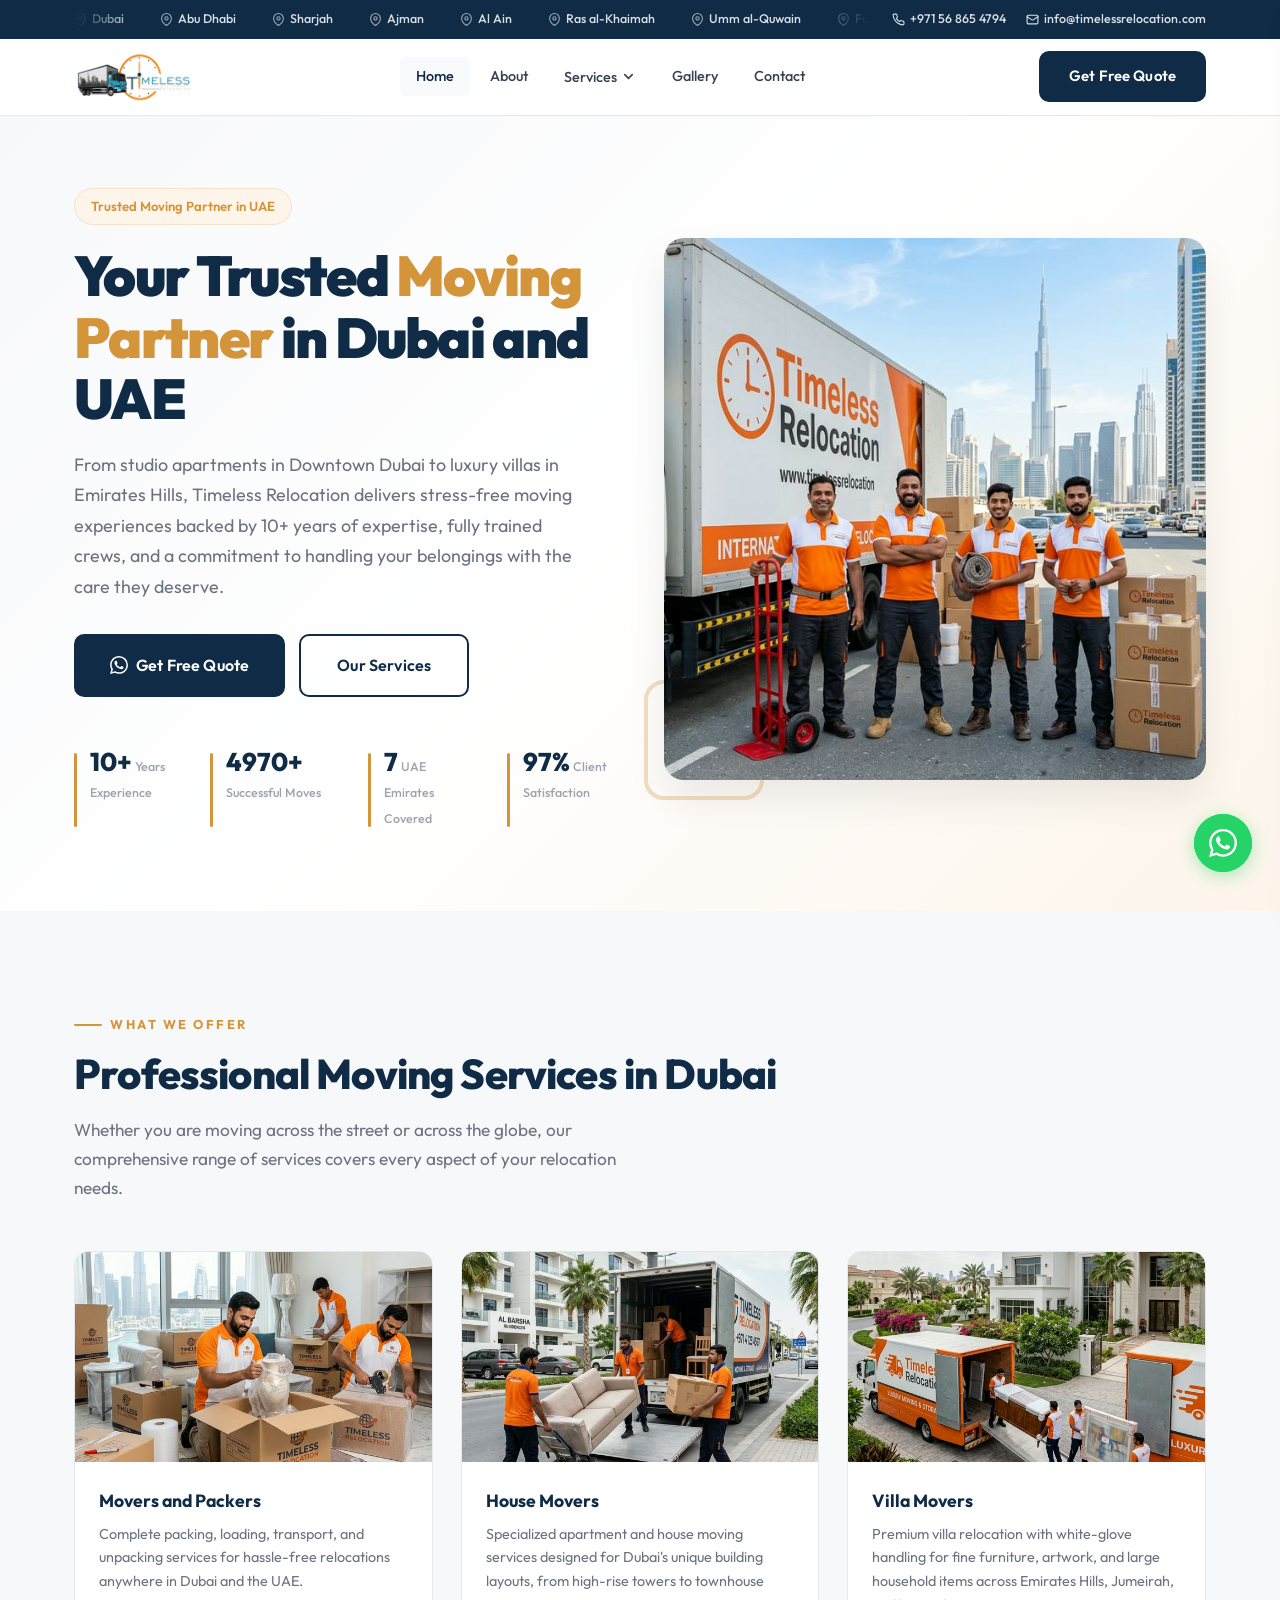
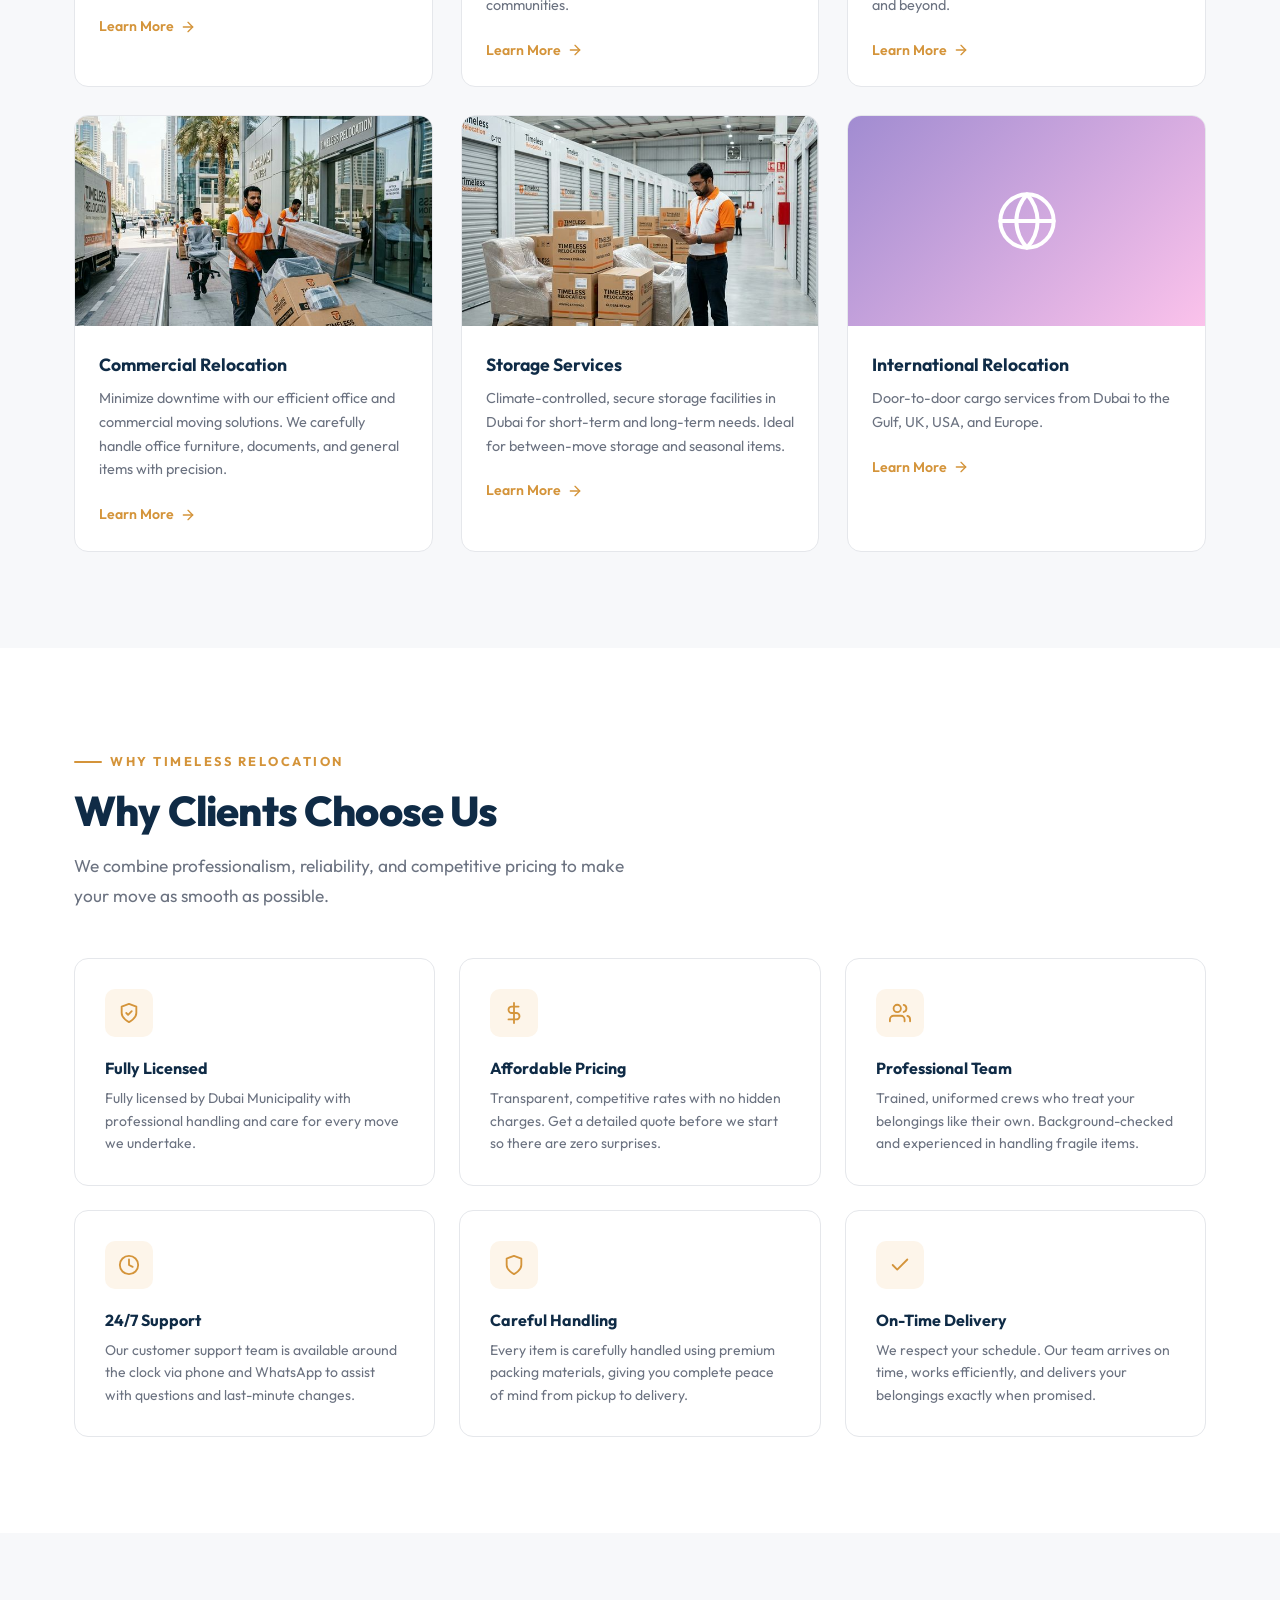
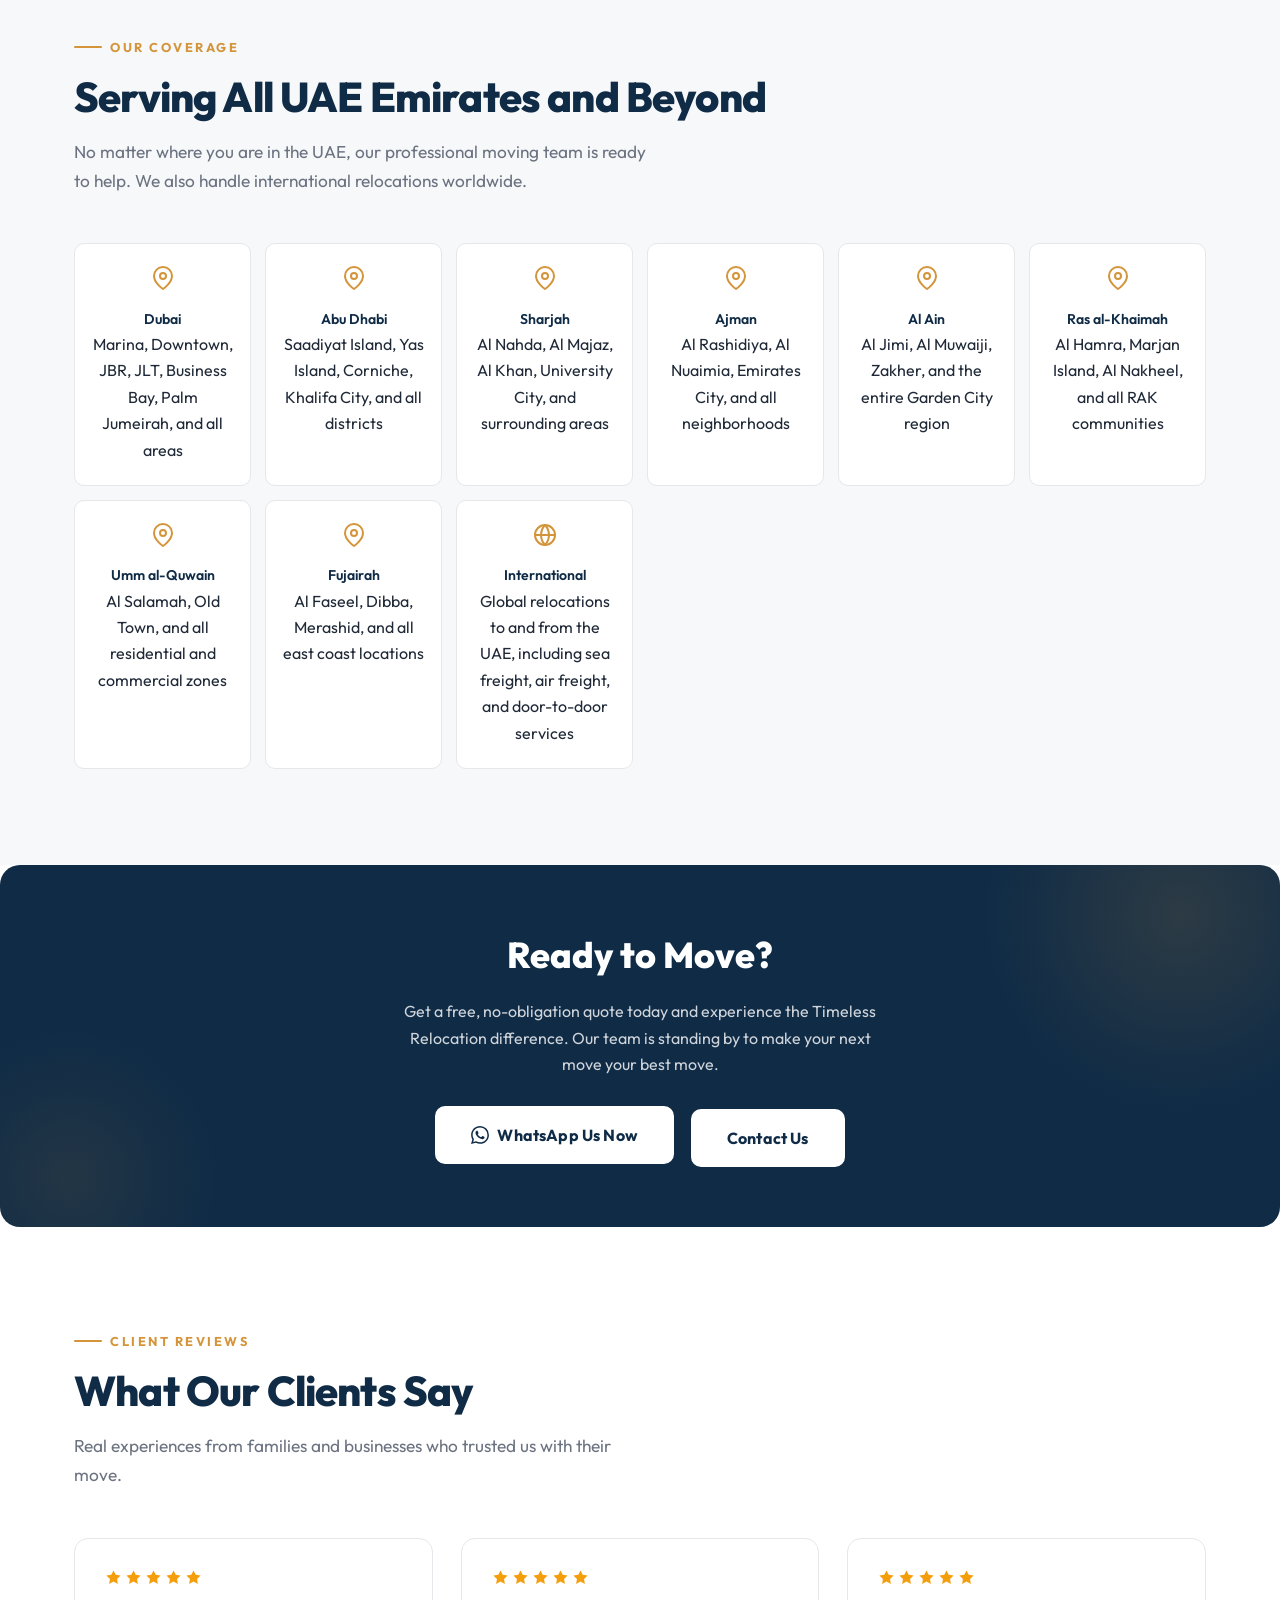
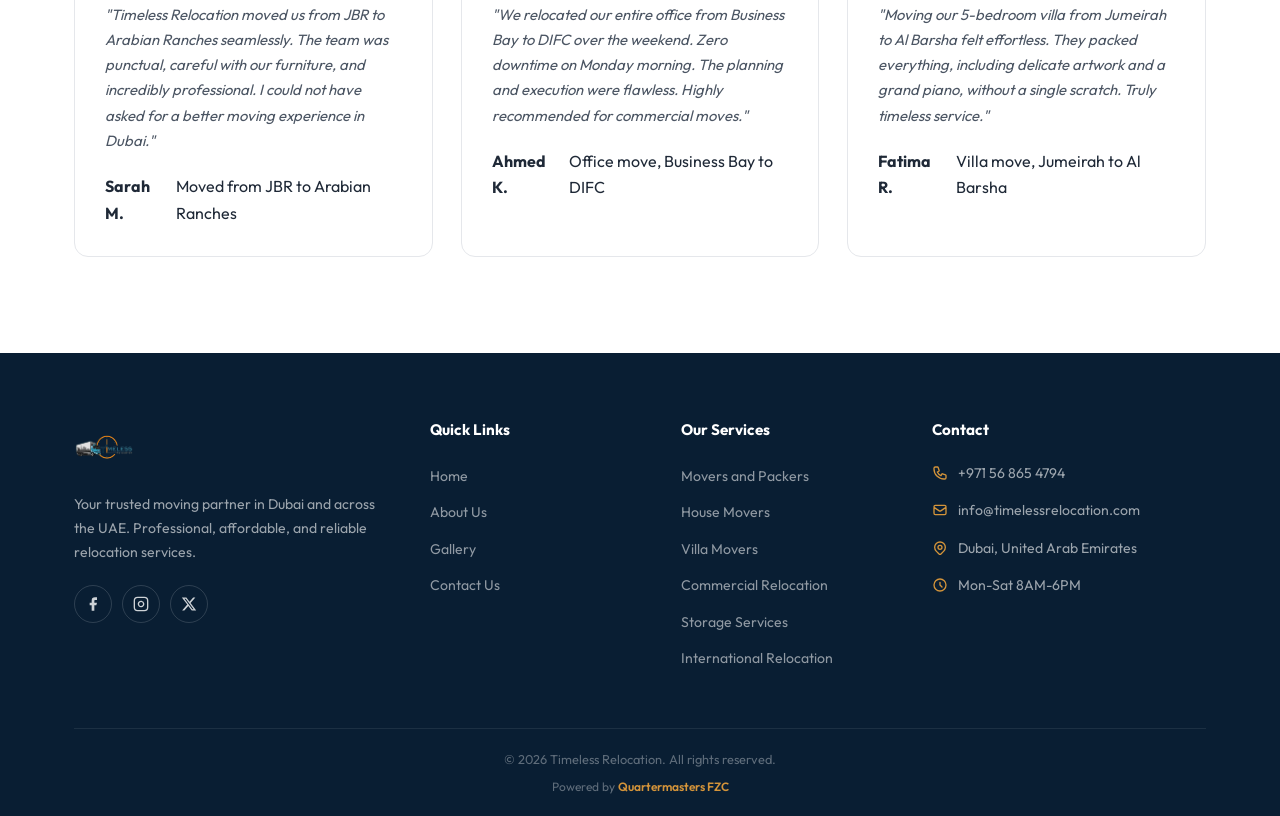
<file: index.html>
<!DOCTYPE html>
<html lang="en">
<head>
  <meta charset="UTF-8">
  <meta name="viewport" content="width=device-width, initial-scale=1.0">
  <meta http-equiv="X-UA-Compatible" content="IE=edge">

  <title>Timeless Relocation | Professional Movers and Packers in Dubai, UAE</title>
  <meta name="description" content="Timeless Relocation is a trusted moving company in Dubai, UAE. Professional movers and packers offering residential, commercial, villa moving, and storage services across all 7 emirates and internationally.">
  <meta name="keywords" content="movers and packers dubai, moving company dubai, house movers dubai, villa movers dubai, commercial relocation uae, storage services dubai, international movers uae, timeless relocation">
  <meta name="author" content="Timeless Relocation">
  <meta name="robots" content="index, follow, max-image-preview:large, max-snippet:-1, max-video-preview:-1">
  <link rel="canonical" href="https://www.timelessrelocation.com/">

  <!-- Open Graph -->
  <meta property="og:type" content="website">
  <meta property="og:title" content="Timeless Relocation | Professional Movers and Packers in Dubai, UAE">
  <meta property="og:description" content="Dubai's trusted moving partner. Professional movers and packers with 10+ years of experience. Residential, commercial, and international relocations across the UAE.">
  <meta property="og:url" content="https://www.timelessrelocation.com/">
  <meta property="og:site_name" content="Timeless Relocation">
  <meta property="og:image" content="https://www.timelessrelocation.com/images/hero-banner.png">
  <meta property="og:image:width" content="1200">
  <meta property="og:image:height" content="630">
  <meta property="og:locale" content="en_AE">

  <!-- Twitter Card -->
  <meta name="twitter:card" content="summary_large_image">
  <meta name="twitter:title" content="Timeless Relocation | Professional Movers and Packers in Dubai, UAE">
  <meta name="twitter:description" content="Dubai's trusted moving partner. Professional movers and packers with 10+ years of experience across all UAE emirates.">
  <meta name="twitter:image" content="https://www.timelessrelocation.com/images/hero-banner.png">

  <!-- Preload hero image -->
  <link rel="preload" as="image" href="images/hero-banner.png">

  <!-- Google Fonts -->
  <link rel="preconnect" href="https://fonts.googleapis.com">
  <link rel="preconnect" href="https://fonts.gstatic.com" crossorigin>
  <link href="https://fonts.googleapis.com/css2?family=Outfit:wght@300;400;500;600;700;800&display=swap" rel="stylesheet">
  <link rel="icon" type="image/png" href="images/Timeless_Logo.png">

  <!-- Stylesheet -->
  <link rel="stylesheet" href="css/style.css?v=2.0">

  <!-- Schema.org - MovingCompany -->
  <script type="application/ld+json">
  {
    "@context": "https://schema.org",
    "@type": "MovingCompany",
    "name": "Timeless Relocation",
    "url": "https://www.timelessrelocation.com",
    "logo": "https://www.timelessrelocation.com/images/hero-banner.png",
    "description": "Professional movers and packers in Dubai, UAE. Residential, commercial, villa moving, and storage services across all emirates and internationally.",
    "telephone": "+971568654794",
    "email": "info@timelessrelocation.com",
    "address": {
      "@type": "PostalAddress",
      "addressLocality": "Dubai",
      "addressRegion": "Dubai",
      "addressCountry": "AE"
    },
    "areaServed": [
      { "@type": "City", "name": "Dubai" },
      { "@type": "City", "name": "Abu Dhabi" },
      { "@type": "City", "name": "Sharjah" },
      { "@type": "City", "name": "Ajman" },
      { "@type": "City", "name": "Al Ain" },
      { "@type": "City", "name": "Ras al-Khaimah" },
      { "@type": "City", "name": "Umm al-Quwain" },
      { "@type": "City", "name": "Fujairah" }
    ],
    "sameAs": [],
    "priceRange": "$$"
  }
  </script>

  <!-- Schema.org - WebSite -->
  <script type="application/ld+json">
  {
    "@context": "https://schema.org",
    "@type": "WebSite",
    "name": "Timeless Relocation",
    "url": "https://www.timelessrelocation.com",
    "potentialAction": {
      "@type": "SearchAction",
      "target": "https://www.timelessrelocation.com/?s={search_term_string}",
      "query-input": "required name=search_term_string"
    }
  }
  </script>

  <!-- Schema.org - BreadcrumbList -->
  <script type="application/ld+json">
  {
    "@context": "https://schema.org",
    "@type": "BreadcrumbList",
    "itemListElement": [
      {
        "@type": "ListItem",
        "position": 1,
        "name": "Home",
        "item": "https://www.timelessrelocation.com/"
      }
    ]
  }
  </script>
<!-- Google Analytics -->
<script async src="https://www.googletagmanager.com/gtag/js?id=G-512KW6Q248"></script>
<script>
  window.dataLayer = window.dataLayer || [];
  function gtag(){dataLayer.push(arguments);}
  gtag('js', new Date());
  gtag('config', 'G-512KW6Q248');
</script>
</head>
<body>

    <!-- ========== TOPBAR ========== -->
    <div class="topbar" role="banner">
        <div class="topbar-inner container">
            <div class="topbar-marquee" aria-label="Service areas">
                <div class="topbar-track">
                    <span><svg xmlns="http://www.w3.org/2000/svg" width="14" height="14" viewBox="0 0 24 24" fill="none" stroke="currentColor" stroke-width="2" stroke-linecap="round" stroke-linejoin="round"><path d="M21 10c0 7-9 13-9 13s-9-6-9-13a9 9 0 0118 0z"/><circle cx="12" cy="10" r="3"/></svg> Dubai</span>
                    <span><svg xmlns="http://www.w3.org/2000/svg" width="14" height="14" viewBox="0 0 24 24" fill="none" stroke="currentColor" stroke-width="2" stroke-linecap="round" stroke-linejoin="round"><path d="M21 10c0 7-9 13-9 13s-9-6-9-13a9 9 0 0118 0z"/><circle cx="12" cy="10" r="3"/></svg> Abu Dhabi</span>
                    <span><svg xmlns="http://www.w3.org/2000/svg" width="14" height="14" viewBox="0 0 24 24" fill="none" stroke="currentColor" stroke-width="2" stroke-linecap="round" stroke-linejoin="round"><path d="M21 10c0 7-9 13-9 13s-9-6-9-13a9 9 0 0118 0z"/><circle cx="12" cy="10" r="3"/></svg> Sharjah</span>
                    <span><svg xmlns="http://www.w3.org/2000/svg" width="14" height="14" viewBox="0 0 24 24" fill="none" stroke="currentColor" stroke-width="2" stroke-linecap="round" stroke-linejoin="round"><path d="M21 10c0 7-9 13-9 13s-9-6-9-13a9 9 0 0118 0z"/><circle cx="12" cy="10" r="3"/></svg> Ajman</span>
                    <span><svg xmlns="http://www.w3.org/2000/svg" width="14" height="14" viewBox="0 0 24 24" fill="none" stroke="currentColor" stroke-width="2" stroke-linecap="round" stroke-linejoin="round"><path d="M21 10c0 7-9 13-9 13s-9-6-9-13a9 9 0 0118 0z"/><circle cx="12" cy="10" r="3"/></svg> Al Ain</span>
                    <span><svg xmlns="http://www.w3.org/2000/svg" width="14" height="14" viewBox="0 0 24 24" fill="none" stroke="currentColor" stroke-width="2" stroke-linecap="round" stroke-linejoin="round"><path d="M21 10c0 7-9 13-9 13s-9-6-9-13a9 9 0 0118 0z"/><circle cx="12" cy="10" r="3"/></svg> Ras al-Khaimah</span>
                    <span><svg xmlns="http://www.w3.org/2000/svg" width="14" height="14" viewBox="0 0 24 24" fill="none" stroke="currentColor" stroke-width="2" stroke-linecap="round" stroke-linejoin="round"><path d="M21 10c0 7-9 13-9 13s-9-6-9-13a9 9 0 0118 0z"/><circle cx="12" cy="10" r="3"/></svg> Umm al-Quwain</span>
                    <span><svg xmlns="http://www.w3.org/2000/svg" width="14" height="14" viewBox="0 0 24 24" fill="none" stroke="currentColor" stroke-width="2" stroke-linecap="round" stroke-linejoin="round"><path d="M21 10c0 7-9 13-9 13s-9-6-9-13a9 9 0 0118 0z"/><circle cx="12" cy="10" r="3"/></svg> Fujairah</span>
                    <span><svg xmlns="http://www.w3.org/2000/svg" width="14" height="14" viewBox="0 0 24 24" fill="none" stroke="currentColor" stroke-width="2" stroke-linecap="round" stroke-linejoin="round"><path d="M21 10c0 7-9 13-9 13s-9-6-9-13a9 9 0 0118 0z"/><circle cx="12" cy="10" r="3"/></svg> Across the Globe</span>
                    <!-- Duplicated for seamless loop -->
                    <span><svg xmlns="http://www.w3.org/2000/svg" width="14" height="14" viewBox="0 0 24 24" fill="none" stroke="currentColor" stroke-width="2" stroke-linecap="round" stroke-linejoin="round"><path d="M21 10c0 7-9 13-9 13s-9-6-9-13a9 9 0 0118 0z"/><circle cx="12" cy="10" r="3"/></svg> Dubai</span>
                    <span><svg xmlns="http://www.w3.org/2000/svg" width="14" height="14" viewBox="0 0 24 24" fill="none" stroke="currentColor" stroke-width="2" stroke-linecap="round" stroke-linejoin="round"><path d="M21 10c0 7-9 13-9 13s-9-6-9-13a9 9 0 0118 0z"/><circle cx="12" cy="10" r="3"/></svg> Abu Dhabi</span>
                    <span><svg xmlns="http://www.w3.org/2000/svg" width="14" height="14" viewBox="0 0 24 24" fill="none" stroke="currentColor" stroke-width="2" stroke-linecap="round" stroke-linejoin="round"><path d="M21 10c0 7-9 13-9 13s-9-6-9-13a9 9 0 0118 0z"/><circle cx="12" cy="10" r="3"/></svg> Sharjah</span>
                    <span><svg xmlns="http://www.w3.org/2000/svg" width="14" height="14" viewBox="0 0 24 24" fill="none" stroke="currentColor" stroke-width="2" stroke-linecap="round" stroke-linejoin="round"><path d="M21 10c0 7-9 13-9 13s-9-6-9-13a9 9 0 0118 0z"/><circle cx="12" cy="10" r="3"/></svg> Ajman</span>
                    <span><svg xmlns="http://www.w3.org/2000/svg" width="14" height="14" viewBox="0 0 24 24" fill="none" stroke="currentColor" stroke-width="2" stroke-linecap="round" stroke-linejoin="round"><path d="M21 10c0 7-9 13-9 13s-9-6-9-13a9 9 0 0118 0z"/><circle cx="12" cy="10" r="3"/></svg> Al Ain</span>
                    <span><svg xmlns="http://www.w3.org/2000/svg" width="14" height="14" viewBox="0 0 24 24" fill="none" stroke="currentColor" stroke-width="2" stroke-linecap="round" stroke-linejoin="round"><path d="M21 10c0 7-9 13-9 13s-9-6-9-13a9 9 0 0118 0z"/><circle cx="12" cy="10" r="3"/></svg> Ras al-Khaimah</span>
                    <span><svg xmlns="http://www.w3.org/2000/svg" width="14" height="14" viewBox="0 0 24 24" fill="none" stroke="currentColor" stroke-width="2" stroke-linecap="round" stroke-linejoin="round"><path d="M21 10c0 7-9 13-9 13s-9-6-9-13a9 9 0 0118 0z"/><circle cx="12" cy="10" r="3"/></svg> Umm al-Quwain</span>
                    <span><svg xmlns="http://www.w3.org/2000/svg" width="14" height="14" viewBox="0 0 24 24" fill="none" stroke="currentColor" stroke-width="2" stroke-linecap="round" stroke-linejoin="round"><path d="M21 10c0 7-9 13-9 13s-9-6-9-13a9 9 0 0118 0z"/><circle cx="12" cy="10" r="3"/></svg> Fujairah</span>
                    <span><svg xmlns="http://www.w3.org/2000/svg" width="14" height="14" viewBox="0 0 24 24" fill="none" stroke="currentColor" stroke-width="2" stroke-linecap="round" stroke-linejoin="round"><path d="M21 10c0 7-9 13-9 13s-9-6-9-13a9 9 0 0118 0z"/><circle cx="12" cy="10" r="3"/></svg> Across the Globe</span>
                </div>
            </div>
            <div class="topbar-right">
                <a href="tel:+971568654794" aria-label="Call us">
                    <svg xmlns="http://www.w3.org/2000/svg" width="14" height="14" viewBox="0 0 24 24" fill="none" stroke="currentColor" stroke-width="2" stroke-linecap="round" stroke-linejoin="round"><path d="M22 16.92v3a2 2 0 0 1-2.18 2 19.79 19.79 0 0 1-8.63-3.07 19.5 19.5 0 0 1-6-6 19.79 19.79 0 0 1-3.07-8.67A2 2 0 0 1 4.11 2h3a2 2 0 0 1 2 1.72 12.84 12.84 0 0 0 .7 2.81 2 2 0 0 1-.45 2.11L8.09 9.91a16 16 0 0 0 6 6l1.27-1.27a2 2 0 0 1 2.11-.45 12.84 12.84 0 0 0 2.81.7A2 2 0 0 1 22 16.92z"/></svg>
                    +971 56 865 4794
                </a>
                <a href="mailto:info@timelessrelocation.com" aria-label="Email us">
                    <svg xmlns="http://www.w3.org/2000/svg" width="14" height="14" viewBox="0 0 24 24" fill="none" stroke="currentColor" stroke-width="2" stroke-linecap="round" stroke-linejoin="round"><rect width="20" height="16" x="2" y="4" rx="2"/><path d="m22 7-8.97 5.7a1.94 1.94 0 0 1-2.06 0L2 7"/></svg>
                    info@timelessrelocation.com
                </a>
            </div>
        </div>
    </div>

    <!-- ========== NAVBAR ========== -->
    <nav class="navbar" role="navigation" aria-label="Main navigation">
        <div class="nav-inner container">
            <a href="index.html" class="nav-logo" aria-label="Timeless Relocation Home">
                <img src="images/Timeless_Logo.png" alt="Timeless Relocation Logo">
            </a>

            <div class="nav-links">
                <a href="index.html" class="nav-link active" aria-current="page">Home</a>
                <a href="about.html" class="nav-link">About</a>
                <div class="nav-dropdown">
                    <button class="nav-link" aria-haspopup="true" aria-expanded="false">
                        Services
                        <svg xmlns="http://www.w3.org/2000/svg" width="12" height="12" viewBox="0 0 24 24" fill="none" stroke="currentColor" stroke-width="2.5" stroke-linecap="round" stroke-linejoin="round"><polyline points="6 9 12 15 18 9"/></svg>
                    </button>
                    <div class="dropdown-panel" role="menu">
                        <a href="services/movers-and-packers.html" role="menuitem">Movers and Packers</a>
                        <a href="services/house-movers.html" role="menuitem">House Movers</a>
                        <a href="services/villa-movers.html" role="menuitem">Villa Movers</a>
                        <a href="services/commercial-relocation.html" role="menuitem">Commercial Relocation</a>
                        <a href="services/storage-services.html" role="menuitem">Storage Services</a>
                        <a href="services/international-relocation.html" role="menuitem">International Relocation</a>
                    </div>
                </div>
                <a href="gallery.html" class="nav-link">Gallery</a>
                <a href="contact.html" class="nav-link">Contact</a>
            </div>

            <a href="contact.html" class="btn btn--primary nav-cta">Get Free Quote</a>

            <button class="hamburger" aria-label="Open menu" aria-expanded="false"><span></span><span></span><span></span>
            </button>
        </div>
    </nav>

    <!-- ========== MOBILE BACKDROP ========== -->
    <div class="mobile-backdrop" aria-hidden="true"></div>

    <!-- ========== MOBILE DRAWER ========== -->
    <aside class="mobile-drawer" role="dialog" aria-label="Mobile navigation">
        <div class="mobile-header">
            <img src="images/Timeless_Logo.png" alt="Timeless Relocation" width="160" height="66" style="object-fit: contain;">
            <button class="mobile-close" aria-label="Close menu">
                <svg xmlns="http://www.w3.org/2000/svg" width="24" height="24" viewBox="0 0 24 24" fill="none" stroke="currentColor" stroke-width="2" stroke-linecap="round" stroke-linejoin="round"><line x1="18" y1="6" x2="6" y2="18"/><line x1="6" y1="6" x2="18" y2="18"/></svg>
            </button>
        </div>
        <nav class="mobile-nav">
            <a href="index.html" class="mobile-link active" aria-current="page">Home</a>
            <a href="about.html" class="mobile-link">About</a>
            <button class="mobile-link mobile-dd-toggle" aria-expanded="false">
                Services
                <svg xmlns="http://www.w3.org/2000/svg" width="14" height="14" viewBox="0 0 24 24" fill="none" stroke="currentColor" stroke-width="2.5" stroke-linecap="round" stroke-linejoin="round"><polyline points="6 9 12 15 18 9"/></svg>
            </button>
            <div class="mobile-dd-list">
                <a href="services/movers-and-packers.html">Movers and Packers</a>
                <a href="services/house-movers.html">House Movers</a>
                <a href="services/villa-movers.html">Villa Movers</a>
                <a href="services/commercial-relocation.html">Commercial Relocation</a>
                <a href="services/storage-services.html">Storage Services</a>
                <a href="services/international-relocation.html">International Relocation</a>
            </div>
            <a href="gallery.html" class="mobile-link">Gallery</a>
            <a href="contact.html" class="mobile-link">Contact</a>
        </nav>
        <a href="contact.html" class="btn btn--primary mobile-cta">Get Free Quote</a>
    </aside>

  <!-- ============================
       HERO SECTION
  ============================= -->
  <section class="hero">
    <div class="container">
      <div class="hero-grid reveal">
        <div>
          <div class="hero-badge">Trusted Moving Partner in UAE</div>
          <h1>Your Trusted <span class="accent">Moving Partner</span> in Dubai and UAE</h1>
          <p class="hero-desc">From studio apartments in Downtown Dubai to luxury villas in Emirates Hills, Timeless Relocation delivers stress-free moving experiences backed by 10+ years of expertise, fully trained crews, and a commitment to handling your belongings with the care they deserve.</p>
          <div class="hero-actions">
            <a href="https://wa.me/971568654794?text=Hello!%20I%20need%20a%20free%20moving%20quote." class="btn btn--primary btn--lg" target="_blank" rel="noopener">
              <svg xmlns="http://www.w3.org/2000/svg" width="18" height="18" viewBox="0 0 24 24" fill="currentColor"><path d="M17.472 14.382c-.297-.149-1.758-.867-2.03-.967-.273-.099-.471-.148-.67.15-.197.297-.767.966-.94 1.164-.173.199-.347.223-.644.075-.297-.15-1.255-.463-2.39-1.475-.883-.788-1.48-1.761-1.653-2.059-.173-.297-.018-.458.13-.606.134-.133.298-.347.446-.52.149-.174.198-.298.298-.497.099-.198.05-.371-.025-.52-.075-.149-.669-1.612-.916-2.207-.242-.579-.487-.5-.669-.51-.173-.008-.371-.01-.57-.01-.198 0-.52.074-.792.372-.272.297-1.04 1.016-1.04 2.479 0 1.462 1.065 2.875 1.213 3.074.149.198 2.096 3.2 5.077 4.487.709.306 1.262.489 1.694.625.712.227 1.36.195 1.871.118.571-.085 1.758-.719 2.006-1.413.248-.694.248-1.289.173-1.413-.074-.124-.272-.198-.57-.347m-5.421 7.403h-.004a9.87 9.87 0 01-5.031-1.378l-.361-.214-3.741.982.998-3.648-.235-.374a9.86 9.86 0 01-1.51-5.26c.001-5.45 4.436-9.884 9.888-9.884 2.64 0 5.122 1.03 6.988 2.898a9.825 9.825 0 012.893 6.994c-.003 5.45-4.437 9.884-9.885 9.884m8.413-18.297A11.815 11.815 0 0012.05 0C5.495 0 .16 5.335.157 11.892c0 2.096.547 4.142 1.588 5.945L.057 24l6.305-1.654a11.882 11.882 0 005.683 1.448h.005c6.554 0 11.89-5.335 11.893-11.893a11.821 11.821 0 00-3.48-8.413z"/></svg>
              Get Free Quote
            </a>
            <a href="services/movers-and-packers.html" class="btn btn--outline btn--lg">Our Services</a>
          </div>
          <div class="hero-stats">
            <div class="hero-stat">
              <span class="hero-stat-val" data-count="10" data-suffix="+">0+</span>
              <span class="hero-stat-label">Years Experience</span>
            </div>
            <div class="hero-stat">
              <span class="hero-stat-val" data-count="5000" data-suffix="+">0+</span>
              <span class="hero-stat-label">Successful Moves</span>
            </div>
            <div class="hero-stat">
              <span class="hero-stat-val" data-count="7" data-suffix="">0</span>
              <span class="hero-stat-label">UAE Emirates Covered</span>
            </div>
            <div class="hero-stat">
              <span class="hero-stat-val" data-count="98" data-suffix="%">0%</span>
              <span class="hero-stat-label">Client Satisfaction</span>
            </div>
          </div>
        </div>
        <div class="hero-visual">
          <img src="images/hero-banner.png" alt="Professional movers and packers in Dubai by Timeless Relocation" fetchpriority="high" onerror="this.style.display='none'; this.parentElement.style.background='linear-gradient(135deg, #1a1a2e 0%, #16213e 50%, #0f3460 100%)';">
        </div>
      </div>
    </div>
  </section>

  <!-- ============================
       SERVICES SECTION
  ============================= -->
  <section class="section section--gray" id="services">
    <div class="container">
      <div class="reveal">
        <span class="section-eyebrow">What We Offer</span>
        <h2 class="section-heading">Professional Moving Services in Dubai</h2>
        <p class="section-sub">Whether you are moving across the street or across the globe, our comprehensive range of services covers every aspect of your relocation needs.</p>
      </div>
      <div class="services-grid">

        <div class="svc-card reveal">
          <div class="svc-card-img">
            <img src="images/movers-packers.png" alt="Movers and Packers in Dubai" loading="lazy" onerror="this.style.display='none'; this.parentElement.style.background='linear-gradient(135deg, #667eea 0%, #764ba2 100%)';">
          </div>
          <div class="svc-card-body">
            <h3>Movers and Packers</h3>
            <p>Complete packing, loading, transport, and unpacking services for hassle-free relocations anywhere in Dubai and the UAE.</p>
            <a href="services/movers-and-packers.html" class="svc-link">Learn More <svg xmlns="http://www.w3.org/2000/svg" width="16" height="16" viewBox="0 0 24 24" fill="none" stroke="currentColor" stroke-width="2" stroke-linecap="round" stroke-linejoin="round"><line x1="5" y1="12" x2="19" y2="12"/><polyline points="12 5 19 12 12 19"/></svg></a>
          </div>
        </div>

        <div class="svc-card reveal">
          <div class="svc-card-img">
            <img src="images/house-movers.png" alt="House Movers in Dubai" loading="lazy" onerror="this.style.display='none'; this.parentElement.style.background='linear-gradient(135deg, #f093fb 0%, #f5576c 100%)';">
          </div>
          <div class="svc-card-body">
            <h3>House Movers</h3>
            <p>Specialized apartment and house moving services designed for Dubai's unique building layouts, from high-rise towers to townhouse communities.</p>
            <a href="services/house-movers.html" class="svc-link">Learn More <svg xmlns="http://www.w3.org/2000/svg" width="16" height="16" viewBox="0 0 24 24" fill="none" stroke="currentColor" stroke-width="2" stroke-linecap="round" stroke-linejoin="round"><line x1="5" y1="12" x2="19" y2="12"/><polyline points="12 5 19 12 12 19"/></svg></a>
          </div>
        </div>

        <div class="svc-card reveal">
          <div class="svc-card-img">
            <img src="images/villa-movers.png" alt="Villa Movers in Dubai" loading="lazy" onerror="this.style.display='none'; this.parentElement.style.background='linear-gradient(135deg, #4facfe 0%, #00f2fe 100%)';">
          </div>
          <div class="svc-card-body">
            <h3>Villa Movers</h3>
            <p>Premium villa relocation with white-glove handling for fine furniture, artwork, and large household items across Emirates Hills, Jumeirah, and beyond.</p>
            <a href="services/villa-movers.html" class="svc-link">Learn More <svg xmlns="http://www.w3.org/2000/svg" width="16" height="16" viewBox="0 0 24 24" fill="none" stroke="currentColor" stroke-width="2" stroke-linecap="round" stroke-linejoin="round"><line x1="5" y1="12" x2="19" y2="12"/><polyline points="12 5 19 12 12 19"/></svg></a>
          </div>
        </div>

        <div class="svc-card reveal">
          <div class="svc-card-img">
            <img src="images/commercial-relocation.png" alt="Commercial Relocation in Dubai" loading="lazy" onerror="this.style.display='none'; this.parentElement.style.background='linear-gradient(135deg, #43e97b 0%, #38f9d7 100%)';">
          </div>
          <div class="svc-card-body">
            <h3>Commercial Relocation</h3>
            <p>Minimize downtime with our efficient office and commercial moving solutions. We carefully handle office furniture, documents, and general items with precision.</p>
            <a href="services/commercial-relocation.html" class="svc-link">Learn More <svg xmlns="http://www.w3.org/2000/svg" width="16" height="16" viewBox="0 0 24 24" fill="none" stroke="currentColor" stroke-width="2" stroke-linecap="round" stroke-linejoin="round"><line x1="5" y1="12" x2="19" y2="12"/><polyline points="12 5 19 12 12 19"/></svg></a>
          </div>
        </div>

        <div class="svc-card reveal">
          <div class="svc-card-img">
            <img src="images/storage-services.png" alt="Storage Services in Dubai" loading="lazy" onerror="this.style.display='none'; this.parentElement.style.background='linear-gradient(135deg, #fa709a 0%, #fee140 100%)';">
          </div>
          <div class="svc-card-body">
            <h3>Storage Services</h3>
            <p>Climate-controlled, secure storage facilities in Dubai for short-term and long-term needs. Ideal for between-move storage and seasonal items.</p>
            <a href="services/storage-services.html" class="svc-link">Learn More <svg xmlns="http://www.w3.org/2000/svg" width="16" height="16" viewBox="0 0 24 24" fill="none" stroke="currentColor" stroke-width="2" stroke-linecap="round" stroke-linejoin="round"><line x1="5" y1="12" x2="19" y2="12"/><polyline points="12 5 19 12 12 19"/></svg></a>
          </div>
        </div>

        <div class="svc-card reveal">
          <div class="svc-card-img" style="background: linear-gradient(135deg, #a18cd1 0%, #fbc2eb 100%); display: flex; align-items: center; justify-content: center;">
            <svg xmlns="http://www.w3.org/2000/svg" width="64" height="64" viewBox="0 0 24 24" fill="none" stroke="white" stroke-width="1.5" stroke-linecap="round" stroke-linejoin="round"><circle cx="12" cy="12" r="10"/><line x1="2" y1="12" x2="22" y2="12"/><path d="M12 2a15.3 15.3 0 014 10 15.3 15.3 0 01-4 10 15.3 15.3 0 01-4-10 15.3 15.3 0 014-10z"/></svg>
          </div>
          <div class="svc-card-body">
            <h3>International Relocation</h3>
            <p>Door-to-door cargo services from Dubai to the Gulf, UK, USA, and Europe.</p>
            <a href="services/international-relocation.html" class="svc-link">Learn More <svg xmlns="http://www.w3.org/2000/svg" width="16" height="16" viewBox="0 0 24 24" fill="none" stroke="currentColor" stroke-width="2" stroke-linecap="round" stroke-linejoin="round"><line x1="5" y1="12" x2="19" y2="12"/><polyline points="12 5 19 12 12 19"/></svg></a>
          </div>
        </div>

      </div>
    </div>
  </section>

  <!-- ============================
       WHY CHOOSE US
  ============================= -->
  <section class="section" id="why-us">
    <div class="container">
      <div class="reveal">
        <span class="section-eyebrow">Why Timeless Relocation</span>
        <h2 class="section-heading">Why Clients Choose Us</h2>
        <p class="section-sub">We combine professionalism, reliability, and competitive pricing to make your move as smooth as possible.</p>
      </div>
      <div class="features-grid">

        <div class="feat-card reveal">
          <div class="feat-icon">
            <svg xmlns="http://www.w3.org/2000/svg" width="28" height="28" viewBox="0 0 24 24" fill="none" stroke="currentColor" stroke-width="2" stroke-linecap="round" stroke-linejoin="round"><path d="M12 22s8-4 8-10V5l-8-3-8 3v7c0 6 8 10 8 10z"/><polyline points="9 12 11 14 15 10"/></svg>
          </div>
          <h3>Fully Licensed</h3>
          <p>Fully licensed by Dubai Municipality with professional handling and care for every move we undertake.</p>
        </div>

        <div class="feat-card reveal">
          <div class="feat-icon">
            <svg xmlns="http://www.w3.org/2000/svg" width="28" height="28" viewBox="0 0 24 24" fill="none" stroke="currentColor" stroke-width="2" stroke-linecap="round" stroke-linejoin="round"><line x1="12" y1="1" x2="12" y2="23"/><path d="M17 5H9.5a3.5 3.5 0 000 7h5a3.5 3.5 0 010 7H6"/></svg>
          </div>
          <h3>Affordable Pricing</h3>
          <p>Transparent, competitive rates with no hidden charges. Get a detailed quote before we start so there are zero surprises.</p>
        </div>

        <div class="feat-card reveal">
          <div class="feat-icon">
            <svg xmlns="http://www.w3.org/2000/svg" width="28" height="28" viewBox="0 0 24 24" fill="none" stroke="currentColor" stroke-width="2" stroke-linecap="round" stroke-linejoin="round"><path d="M17 21v-2a4 4 0 00-4-4H5a4 4 0 00-4 4v2"/><circle cx="9" cy="7" r="4"/><path d="M23 21v-2a4 4 0 00-3-3.87"/><path d="M16 3.13a4 4 0 010 7.75"/></svg>
          </div>
          <h3>Professional Team</h3>
          <p>Trained, uniformed crews who treat your belongings like their own. Background-checked and experienced in handling fragile items.</p>
        </div>

        <div class="feat-card reveal">
          <div class="feat-icon">
            <svg xmlns="http://www.w3.org/2000/svg" width="28" height="28" viewBox="0 0 24 24" fill="none" stroke="currentColor" stroke-width="2" stroke-linecap="round" stroke-linejoin="round"><circle cx="12" cy="12" r="10"/><polyline points="12 6 12 12 16 14"/></svg>
          </div>
          <h3>24/7 Support</h3>
          <p>Our customer support team is available around the clock via phone and WhatsApp to assist with questions and last-minute changes.</p>
        </div>

        <div class="feat-card reveal">
          <div class="feat-icon">
            <svg xmlns="http://www.w3.org/2000/svg" width="28" height="28" viewBox="0 0 24 24" fill="none" stroke="currentColor" stroke-width="2" stroke-linecap="round" stroke-linejoin="round"><path d="M12 22s8-4 8-10V5l-8-3-8 3v7c0 6 8 10 8 10z"/></svg>
          </div>
          <h3>Careful Handling</h3>
          <p>Every item is carefully handled using premium packing materials, giving you complete peace of mind from pickup to delivery.</p>
        </div>

        <div class="feat-card reveal">
          <div class="feat-icon">
            <svg xmlns="http://www.w3.org/2000/svg" width="28" height="28" viewBox="0 0 24 24" fill="none" stroke="currentColor" stroke-width="2" stroke-linecap="round" stroke-linejoin="round"><polyline points="20 6 9 17 4 12"/></svg>
          </div>
          <h3>On-Time Delivery</h3>
          <p>We respect your schedule. Our team arrives on time, works efficiently, and delivers your belongings exactly when promised.</p>
        </div>

      </div>
    </div>
  </section>

  <!-- ============================
       LOCATIONS
  ============================= -->
  <section class="section section--gray" id="locations">
    <div class="container">
      <div class="reveal">
        <span class="section-eyebrow">Our Coverage</span>
        <h2 class="section-heading">Serving All UAE Emirates and Beyond</h2>
        <p class="section-sub">No matter where you are in the UAE, our professional moving team is ready to help. We also handle international relocations worldwide.</p>
      </div>
      <div class="loc-grid">

        <div class="loc-card reveal">
          <svg xmlns="http://www.w3.org/2000/svg" width="24" height="24" viewBox="0 0 24 24" fill="none" stroke="currentColor" stroke-width="2" stroke-linecap="round" stroke-linejoin="round"><path d="M21 10c0 7-9 13-9 13s-9-6-9-13a9 9 0 0118 0z"/><circle cx="12" cy="10" r="3"/></svg>
          <h3>Dubai</h3>
          <p>Marina, Downtown, JBR, JLT, Business Bay, Palm Jumeirah, and all areas</p>
        </div>

        <div class="loc-card reveal">
          <svg xmlns="http://www.w3.org/2000/svg" width="24" height="24" viewBox="0 0 24 24" fill="none" stroke="currentColor" stroke-width="2" stroke-linecap="round" stroke-linejoin="round"><path d="M21 10c0 7-9 13-9 13s-9-6-9-13a9 9 0 0118 0z"/><circle cx="12" cy="10" r="3"/></svg>
          <h3>Abu Dhabi</h3>
          <p>Saadiyat Island, Yas Island, Corniche, Khalifa City, and all districts</p>
        </div>

        <div class="loc-card reveal">
          <svg xmlns="http://www.w3.org/2000/svg" width="24" height="24" viewBox="0 0 24 24" fill="none" stroke="currentColor" stroke-width="2" stroke-linecap="round" stroke-linejoin="round"><path d="M21 10c0 7-9 13-9 13s-9-6-9-13a9 9 0 0118 0z"/><circle cx="12" cy="10" r="3"/></svg>
          <h3>Sharjah</h3>
          <p>Al Nahda, Al Majaz, Al Khan, University City, and surrounding areas</p>
        </div>

        <div class="loc-card reveal">
          <svg xmlns="http://www.w3.org/2000/svg" width="24" height="24" viewBox="0 0 24 24" fill="none" stroke="currentColor" stroke-width="2" stroke-linecap="round" stroke-linejoin="round"><path d="M21 10c0 7-9 13-9 13s-9-6-9-13a9 9 0 0118 0z"/><circle cx="12" cy="10" r="3"/></svg>
          <h3>Ajman</h3>
          <p>Al Rashidiya, Al Nuaimia, Emirates City, and all neighborhoods</p>
        </div>

        <div class="loc-card reveal">
          <svg xmlns="http://www.w3.org/2000/svg" width="24" height="24" viewBox="0 0 24 24" fill="none" stroke="currentColor" stroke-width="2" stroke-linecap="round" stroke-linejoin="round"><path d="M21 10c0 7-9 13-9 13s-9-6-9-13a9 9 0 0118 0z"/><circle cx="12" cy="10" r="3"/></svg>
          <h3>Al Ain</h3>
          <p>Al Jimi, Al Muwaiji, Zakher, and the entire Garden City region</p>
        </div>

        <div class="loc-card reveal">
          <svg xmlns="http://www.w3.org/2000/svg" width="24" height="24" viewBox="0 0 24 24" fill="none" stroke="currentColor" stroke-width="2" stroke-linecap="round" stroke-linejoin="round"><path d="M21 10c0 7-9 13-9 13s-9-6-9-13a9 9 0 0118 0z"/><circle cx="12" cy="10" r="3"/></svg>
          <h3>Ras al-Khaimah</h3>
          <p>Al Hamra, Marjan Island, Al Nakheel, and all RAK communities</p>
        </div>

        <div class="loc-card reveal">
          <svg xmlns="http://www.w3.org/2000/svg" width="24" height="24" viewBox="0 0 24 24" fill="none" stroke="currentColor" stroke-width="2" stroke-linecap="round" stroke-linejoin="round"><path d="M21 10c0 7-9 13-9 13s-9-6-9-13a9 9 0 0118 0z"/><circle cx="12" cy="10" r="3"/></svg>
          <h3>Umm al-Quwain</h3>
          <p>Al Salamah, Old Town, and all residential and commercial zones</p>
        </div>

        <div class="loc-card reveal">
          <svg xmlns="http://www.w3.org/2000/svg" width="24" height="24" viewBox="0 0 24 24" fill="none" stroke="currentColor" stroke-width="2" stroke-linecap="round" stroke-linejoin="round"><path d="M21 10c0 7-9 13-9 13s-9-6-9-13a9 9 0 0118 0z"/><circle cx="12" cy="10" r="3"/></svg>
          <h3>Fujairah</h3>
          <p>Al Faseel, Dibba, Merashid, and all east coast locations</p>
        </div>

        <div class="loc-card reveal">
          <svg xmlns="http://www.w3.org/2000/svg" width="24" height="24" viewBox="0 0 24 24" fill="none" stroke="currentColor" stroke-width="2" stroke-linecap="round" stroke-linejoin="round"><circle cx="12" cy="12" r="10"/><line x1="2" y1="12" x2="22" y2="12"/><path d="M12 2a15.3 15.3 0 014 10 15.3 15.3 0 01-4 10 15.3 15.3 0 01-4-10 15.3 15.3 0 014-10z"/></svg>
          <h3>International</h3>
          <p>Global relocations to and from the UAE, including sea freight, air freight, and door-to-door services</p>
        </div>

      </div>
    </div>
  </section>

  <!-- ============================
       CTA BANNER
  ============================= -->
  <section class="cta-banner">
    <div class="container">
      <div class="reveal">
        <h2>Ready to Move?</h2>
        <p>Get a free, no-obligation quote today and experience the Timeless Relocation difference. Our team is standing by to make your next move your best move.</p>
        <a href="https://wa.me/971568654794?text=Hello!%20I%20need%20a%20free%20moving%20quote." class="btn btn--white btn--lg" target="_blank" rel="noopener" style="margin-right:14px;">
          <svg xmlns="http://www.w3.org/2000/svg" width="18" height="18" viewBox="0 0 24 24" fill="currentColor"><path d="M17.472 14.382c-.297-.149-1.758-.867-2.03-.967-.273-.099-.471-.148-.67.15-.197.297-.767.966-.94 1.164-.173.199-.347.223-.644.075-.297-.15-1.255-.463-2.39-1.475-.883-.788-1.48-1.761-1.653-2.059-.173-.297-.018-.458.13-.606.134-.133.298-.347.446-.52.149-.174.198-.298.298-.497.099-.198.05-.371-.025-.52-.075-.149-.669-1.612-.916-2.207-.242-.579-.487-.5-.669-.51-.173-.008-.371-.01-.57-.01-.198 0-.52.074-.792.372-.272.297-1.04 1.016-1.04 2.479 0 1.462 1.065 2.875 1.213 3.074.149.198 2.096 3.2 5.077 4.487.709.306 1.262.489 1.694.625.712.227 1.36.195 1.871.118.571-.085 1.758-.719 2.006-1.413.248-.694.248-1.289.173-1.413-.074-.124-.272-.198-.57-.347m-5.421 7.403h-.004a9.87 9.87 0 01-5.031-1.378l-.361-.214-3.741.982.998-3.648-.235-.374a9.86 9.86 0 01-1.51-5.26c.001-5.45 4.436-9.884 9.888-9.884 2.64 0 5.122 1.03 6.988 2.898a9.825 9.825 0 012.893 6.994c-.003 5.45-4.437 9.884-9.885 9.884m8.413-18.297A11.815 11.815 0 0012.05 0C5.495 0 .16 5.335.157 11.892c0 2.096.547 4.142 1.588 5.945L.057 24l6.305-1.654a11.882 11.882 0 005.683 1.448h.005c6.554 0 11.89-5.335 11.893-11.893a11.821 11.821 0 00-3.48-8.413z"/></svg>
          WhatsApp Us Now
        </a>
        <a href="contact.html" class="btn btn--white btn--lg">Contact Us</a>
      </div>
    </div>
  </section>

  <!-- ============================
       TESTIMONIALS
  ============================= -->
  <section class="section" id="testimonials">
    <div class="container">
      <div class="reveal">
        <span class="section-eyebrow">Client Reviews</span>
        <h2 class="section-heading">What Our Clients Say</h2>
        <p class="section-sub">Real experiences from families and businesses who trusted us with their move.</p>
      </div>
      <div class="test-grid">

        <div class="test-card reveal">
          <div class="test-stars">
            <svg xmlns="http://www.w3.org/2000/svg" width="16" height="16" viewBox="0 0 24 24" fill="currentColor"><polygon points="12 2 15.09 8.26 22 9.27 17 14.14 18.18 21.02 12 17.77 5.82 21.02 7 14.14 2 9.27 8.91 8.26 12 2"/></svg>
            <svg xmlns="http://www.w3.org/2000/svg" width="16" height="16" viewBox="0 0 24 24" fill="currentColor"><polygon points="12 2 15.09 8.26 22 9.27 17 14.14 18.18 21.02 12 17.77 5.82 21.02 7 14.14 2 9.27 8.91 8.26 12 2"/></svg>
            <svg xmlns="http://www.w3.org/2000/svg" width="16" height="16" viewBox="0 0 24 24" fill="currentColor"><polygon points="12 2 15.09 8.26 22 9.27 17 14.14 18.18 21.02 12 17.77 5.82 21.02 7 14.14 2 9.27 8.91 8.26 12 2"/></svg>
            <svg xmlns="http://www.w3.org/2000/svg" width="16" height="16" viewBox="0 0 24 24" fill="currentColor"><polygon points="12 2 15.09 8.26 22 9.27 17 14.14 18.18 21.02 12 17.77 5.82 21.02 7 14.14 2 9.27 8.91 8.26 12 2"/></svg>
            <svg xmlns="http://www.w3.org/2000/svg" width="16" height="16" viewBox="0 0 24 24" fill="currentColor"><polygon points="12 2 15.09 8.26 22 9.27 17 14.14 18.18 21.02 12 17.77 5.82 21.02 7 14.14 2 9.27 8.91 8.26 12 2"/></svg>
          </div>
          <p class="test-text">"Timeless Relocation moved us from JBR to Arabian Ranches seamlessly. The team was punctual, careful with our furniture, and incredibly professional. I could not have asked for a better moving experience in Dubai."</p>
          <div class="test-author">
            <strong>Sarah M.</strong>
            <span>Moved from JBR to Arabian Ranches</span>
          </div>
        </div>

        <div class="test-card reveal">
          <div class="test-stars">
            <svg xmlns="http://www.w3.org/2000/svg" width="16" height="16" viewBox="0 0 24 24" fill="currentColor"><polygon points="12 2 15.09 8.26 22 9.27 17 14.14 18.18 21.02 12 17.77 5.82 21.02 7 14.14 2 9.27 8.91 8.26 12 2"/></svg>
            <svg xmlns="http://www.w3.org/2000/svg" width="16" height="16" viewBox="0 0 24 24" fill="currentColor"><polygon points="12 2 15.09 8.26 22 9.27 17 14.14 18.18 21.02 12 17.77 5.82 21.02 7 14.14 2 9.27 8.91 8.26 12 2"/></svg>
            <svg xmlns="http://www.w3.org/2000/svg" width="16" height="16" viewBox="0 0 24 24" fill="currentColor"><polygon points="12 2 15.09 8.26 22 9.27 17 14.14 18.18 21.02 12 17.77 5.82 21.02 7 14.14 2 9.27 8.91 8.26 12 2"/></svg>
            <svg xmlns="http://www.w3.org/2000/svg" width="16" height="16" viewBox="0 0 24 24" fill="currentColor"><polygon points="12 2 15.09 8.26 22 9.27 17 14.14 18.18 21.02 12 17.77 5.82 21.02 7 14.14 2 9.27 8.91 8.26 12 2"/></svg>
            <svg xmlns="http://www.w3.org/2000/svg" width="16" height="16" viewBox="0 0 24 24" fill="currentColor"><polygon points="12 2 15.09 8.26 22 9.27 17 14.14 18.18 21.02 12 17.77 5.82 21.02 7 14.14 2 9.27 8.91 8.26 12 2"/></svg>
          </div>
          <p class="test-text">"We relocated our entire office from Business Bay to DIFC over the weekend. Zero downtime on Monday morning. The planning and execution were flawless. Highly recommended for commercial moves."</p>
          <div class="test-author">
            <strong>Ahmed K.</strong>
            <span>Office move, Business Bay to DIFC</span>
          </div>
        </div>

        <div class="test-card reveal">
          <div class="test-stars">
            <svg xmlns="http://www.w3.org/2000/svg" width="16" height="16" viewBox="0 0 24 24" fill="currentColor"><polygon points="12 2 15.09 8.26 22 9.27 17 14.14 18.18 21.02 12 17.77 5.82 21.02 7 14.14 2 9.27 8.91 8.26 12 2"/></svg>
            <svg xmlns="http://www.w3.org/2000/svg" width="16" height="16" viewBox="0 0 24 24" fill="currentColor"><polygon points="12 2 15.09 8.26 22 9.27 17 14.14 18.18 21.02 12 17.77 5.82 21.02 7 14.14 2 9.27 8.91 8.26 12 2"/></svg>
            <svg xmlns="http://www.w3.org/2000/svg" width="16" height="16" viewBox="0 0 24 24" fill="currentColor"><polygon points="12 2 15.09 8.26 22 9.27 17 14.14 18.18 21.02 12 17.77 5.82 21.02 7 14.14 2 9.27 8.91 8.26 12 2"/></svg>
            <svg xmlns="http://www.w3.org/2000/svg" width="16" height="16" viewBox="0 0 24 24" fill="currentColor"><polygon points="12 2 15.09 8.26 22 9.27 17 14.14 18.18 21.02 12 17.77 5.82 21.02 7 14.14 2 9.27 8.91 8.26 12 2"/></svg>
            <svg xmlns="http://www.w3.org/2000/svg" width="16" height="16" viewBox="0 0 24 24" fill="currentColor"><polygon points="12 2 15.09 8.26 22 9.27 17 14.14 18.18 21.02 12 17.77 5.82 21.02 7 14.14 2 9.27 8.91 8.26 12 2"/></svg>
          </div>
          <p class="test-text">"Moving our 5-bedroom villa from Jumeirah to Al Barsha felt effortless. They packed everything, including delicate artwork and a grand piano, without a single scratch. Truly timeless service."</p>
          <div class="test-author">
            <strong>Fatima R.</strong>
            <span>Villa move, Jumeirah to Al Barsha</span>
          </div>
        </div>

      </div>
    </div>
  </section>

    <!-- ========== FOOTER ========== -->
<footer class="footer">
  <div class="container">
    <div class="footer-grid">
      <div class="footer-brand">
        <a href="index.html" aria-label="Timeless Relocation Home">
          <img src="images/Timeless_Logo.png" alt="Timeless Relocation" width="140" height="42">
        </a>
        <p>Your trusted moving partner in Dubai and across the UAE. Professional, affordable, and reliable relocation services.</p>
        <div class="footer-social">
          <a href="#" aria-label="Facebook"><svg xmlns="http://www.w3.org/2000/svg" width="16" height="16" viewBox="0 0 24 24" fill="currentColor"><path d="M18 2h-3a5 5 0 00-5 5v3H7v4h3v8h4v-8h3l1-4h-4V7a1 1 0 011-1h3z"/></svg></a>
          <a href="#" aria-label="Instagram"><svg xmlns="http://www.w3.org/2000/svg" width="16" height="16" viewBox="0 0 24 24" fill="none" stroke="currentColor" stroke-width="2"><rect x="2" y="2" width="20" height="20" rx="5" ry="5"/><path d="M16 11.37A4 4 0 1112.63 8 4 4 0 0116 11.37z"/><line x1="17.5" y1="6.5" x2="17.51" y2="6.5"/></svg></a>
          <a href="#" aria-label="X"><svg xmlns="http://www.w3.org/2000/svg" width="16" height="16" viewBox="0 0 24 24" fill="currentColor"><path d="M18.244 2.25h3.308l-7.227 8.26 8.502 11.24H16.17l-5.214-6.817L4.99 21.75H1.68l7.73-8.835L1.254 2.25H8.08l4.713 6.231zm-1.161 17.52h1.833L7.084 4.126H5.117z"/></svg></a>
        </div>
      </div>
      <div class="footer-col">
        <h4>Quick Links</h4>
        <ul>
          <li><a href="index.html">Home</a></li>
          <li><a href="about.html">About Us</a></li>
          <li><a href="gallery.html">Gallery</a></li>
          <li><a href="contact.html">Contact Us</a></li>
        </ul>
      </div>
      <div class="footer-col">
        <h4>Our Services</h4>
        <ul>
          <li><a href="services/movers-and-packers.html">Movers and Packers</a></li>
          <li><a href="services/house-movers.html">House Movers</a></li>
          <li><a href="services/villa-movers.html">Villa Movers</a></li>
          <li><a href="services/commercial-relocation.html">Commercial Relocation</a></li>
          <li><a href="services/storage-services.html">Storage Services</a></li>
          <li><a href="services/international-relocation.html">International Relocation</a></li>
        </ul>
      </div>
      <div class="footer-col">
        <h4>Contact</h4>
        <div class="footer-contact-row">
          <svg xmlns="http://www.w3.org/2000/svg" fill="none" viewBox="0 0 24 24" stroke="currentColor" stroke-width="2"><path stroke-linecap="round" stroke-linejoin="round" d="M3 5a2 2 0 012-2h3.28a1 1 0 01.948.684l1.498 4.493a1 1 0 01-.502 1.21l-2.257 1.13a11.042 11.042 0 005.516 5.516l1.13-2.257a1 1 0 011.21-.502l4.493 1.498a1 1 0 01.684.949V19a2 2 0 01-2 2h-1C9.716 21 3 14.284 3 6V5z"/></svg>
          <a href="tel:+971568654794">+971 56 865 4794</a>
        </div>
        <div class="footer-contact-row">
          <svg xmlns="http://www.w3.org/2000/svg" fill="none" viewBox="0 0 24 24" stroke="currentColor" stroke-width="2"><path stroke-linecap="round" stroke-linejoin="round" d="M3 8l7.89 5.26a2 2 0 002.22 0L21 8M5 19h14a2 2 0 002-2V7a2 2 0 00-2-2H5a2 2 0 00-2 2v10a2 2 0 002 2z"/></svg>
          <a href="mailto:info@timelessrelocation.com">info@timelessrelocation.com</a>
        </div>
        <div class="footer-contact-row">
          <svg xmlns="http://www.w3.org/2000/svg" fill="none" viewBox="0 0 24 24" stroke="currentColor" stroke-width="2"><path stroke-linecap="round" stroke-linejoin="round" d="M17.657 16.657L13.414 20.9a1.998 1.998 0 01-2.827 0l-4.244-4.243a8 8 0 1111.314 0z"/><path stroke-linecap="round" stroke-linejoin="round" d="M15 11a3 3 0 11-6 0 3 3 0 016 0z"/></svg>
          <span>Dubai, United Arab Emirates</span>
        </div>
        <div class="footer-contact-row">
          <svg xmlns="http://www.w3.org/2000/svg" fill="none" viewBox="0 0 24 24" stroke="currentColor" stroke-width="2"><path stroke-linecap="round" stroke-linejoin="round" d="M12 8v4l3 3m6-3a9 9 0 11-18 0 9 9 0 0118 0z"/></svg>
          <span>Mon-Sat 8AM-6PM</span>
        </div>
      </div>
    </div>
    <div class="footer-bottom">
      <p>&copy; 2026 Timeless Relocation. All rights reserved.</p>
      <p style="margin-top:6px;font-size:0.75rem;">Powered by <a href="mailto:hello@quartermasters.me" style="color:#d4943a;font-weight:600;">Quartermasters FZC</a></p>
    </div>
  </div>
</footer>

    <!-- ========== WHATSAPP FLOAT ========== -->
    <div class="wa-float"><a href="https://wa.me/971568654794" target="_blank" rel="noopener noreferrer" aria-label="Chat with us on WhatsApp">
        <span class="wa-ring"></span>
        <svg xmlns="http://www.w3.org/2000/svg" width="28" height="28" viewBox="0 0 24 24" fill="#fff"><path d="M17.472 14.382c-.297-.149-1.758-.867-2.03-.967-.273-.099-.471-.148-.67.15-.197.297-.767.966-.94 1.164-.173.199-.347.223-.644.075-.297-.15-1.255-.463-2.39-1.475-.883-.788-1.48-1.761-1.653-2.059-.173-.297-.018-.458.13-.606.134-.133.298-.347.446-.52.149-.174.198-.298.298-.497.099-.198.05-.371-.025-.52-.075-.149-.669-1.612-.916-2.207-.242-.579-.487-.5-.669-.51-.173-.008-.371-.01-.57-.01-.198 0-.52.074-.792.372-.272.297-1.04 1.016-1.04 2.479 0 1.462 1.065 2.875 1.213 3.074.149.198 2.096 3.2 5.077 4.487.709.306 1.262.489 1.694.625.712.227 1.36.195 1.871.118.571-.085 1.758-.719 2.006-1.413.248-.694.248-1.289.173-1.413-.074-.124-.272-.198-.57-.347m-5.421 7.403h-.004a9.87 9.87 0 01-5.031-1.378l-.361-.214-3.741.982.998-3.648-.235-.374a9.86 9.86 0 01-1.51-5.26c.001-5.45 4.436-9.884 9.888-9.884 2.64 0 5.122 1.03 6.988 2.898a9.825 9.825 0 012.893 6.994c-.003 5.45-4.437 9.884-9.885 9.884m8.413-18.297A11.815 11.815 0 0012.05 0C5.495 0 .16 5.335.157 11.892c0 2.096.547 4.142 1.588 5.945L.057 24l6.305-1.654a11.882 11.882 0 005.683 1.448h.005c6.554 0 11.89-5.335 11.893-11.893a11.821 11.821 0 00-3.48-8.413z"/></svg>
        <span class="wa-tip">Chat with us!</span>
    </a></div>

    <!-- JS -->
    <script src="js/main.js" defer></script>
</body>
</html>
</file>
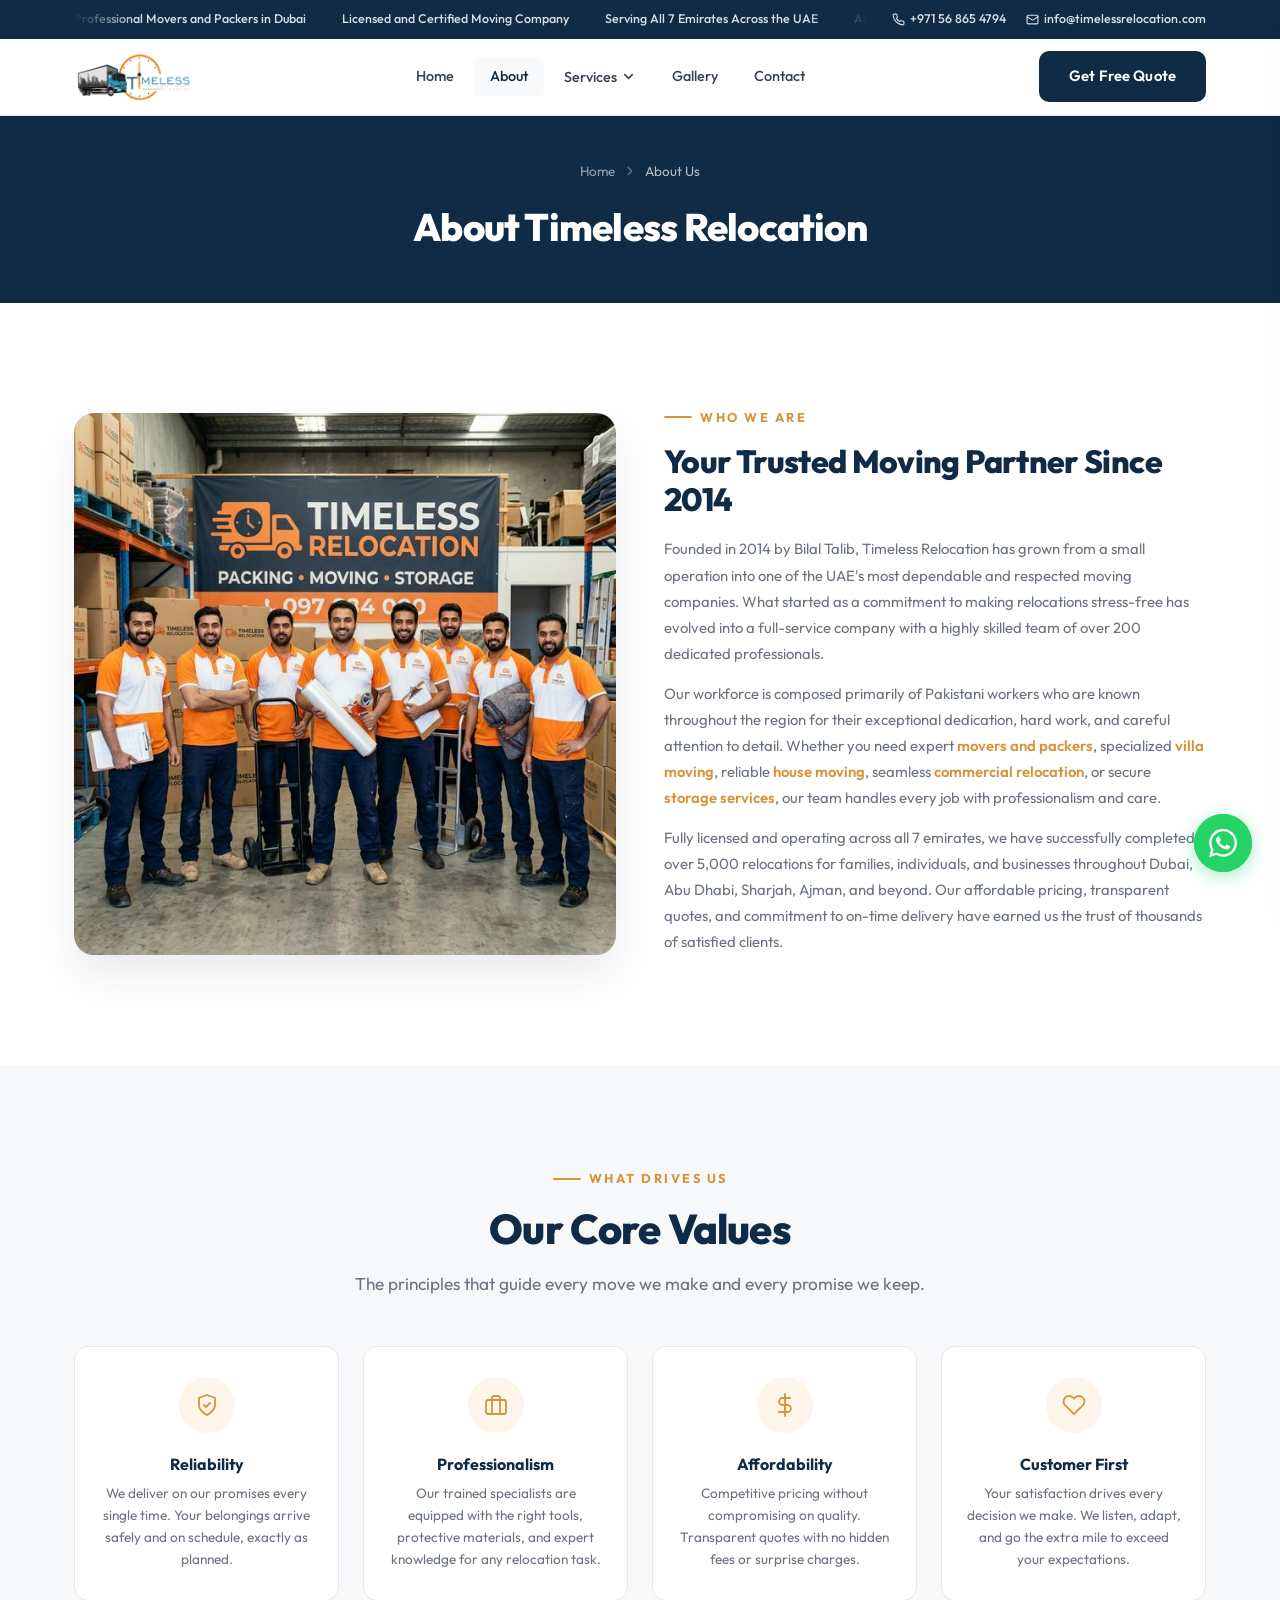
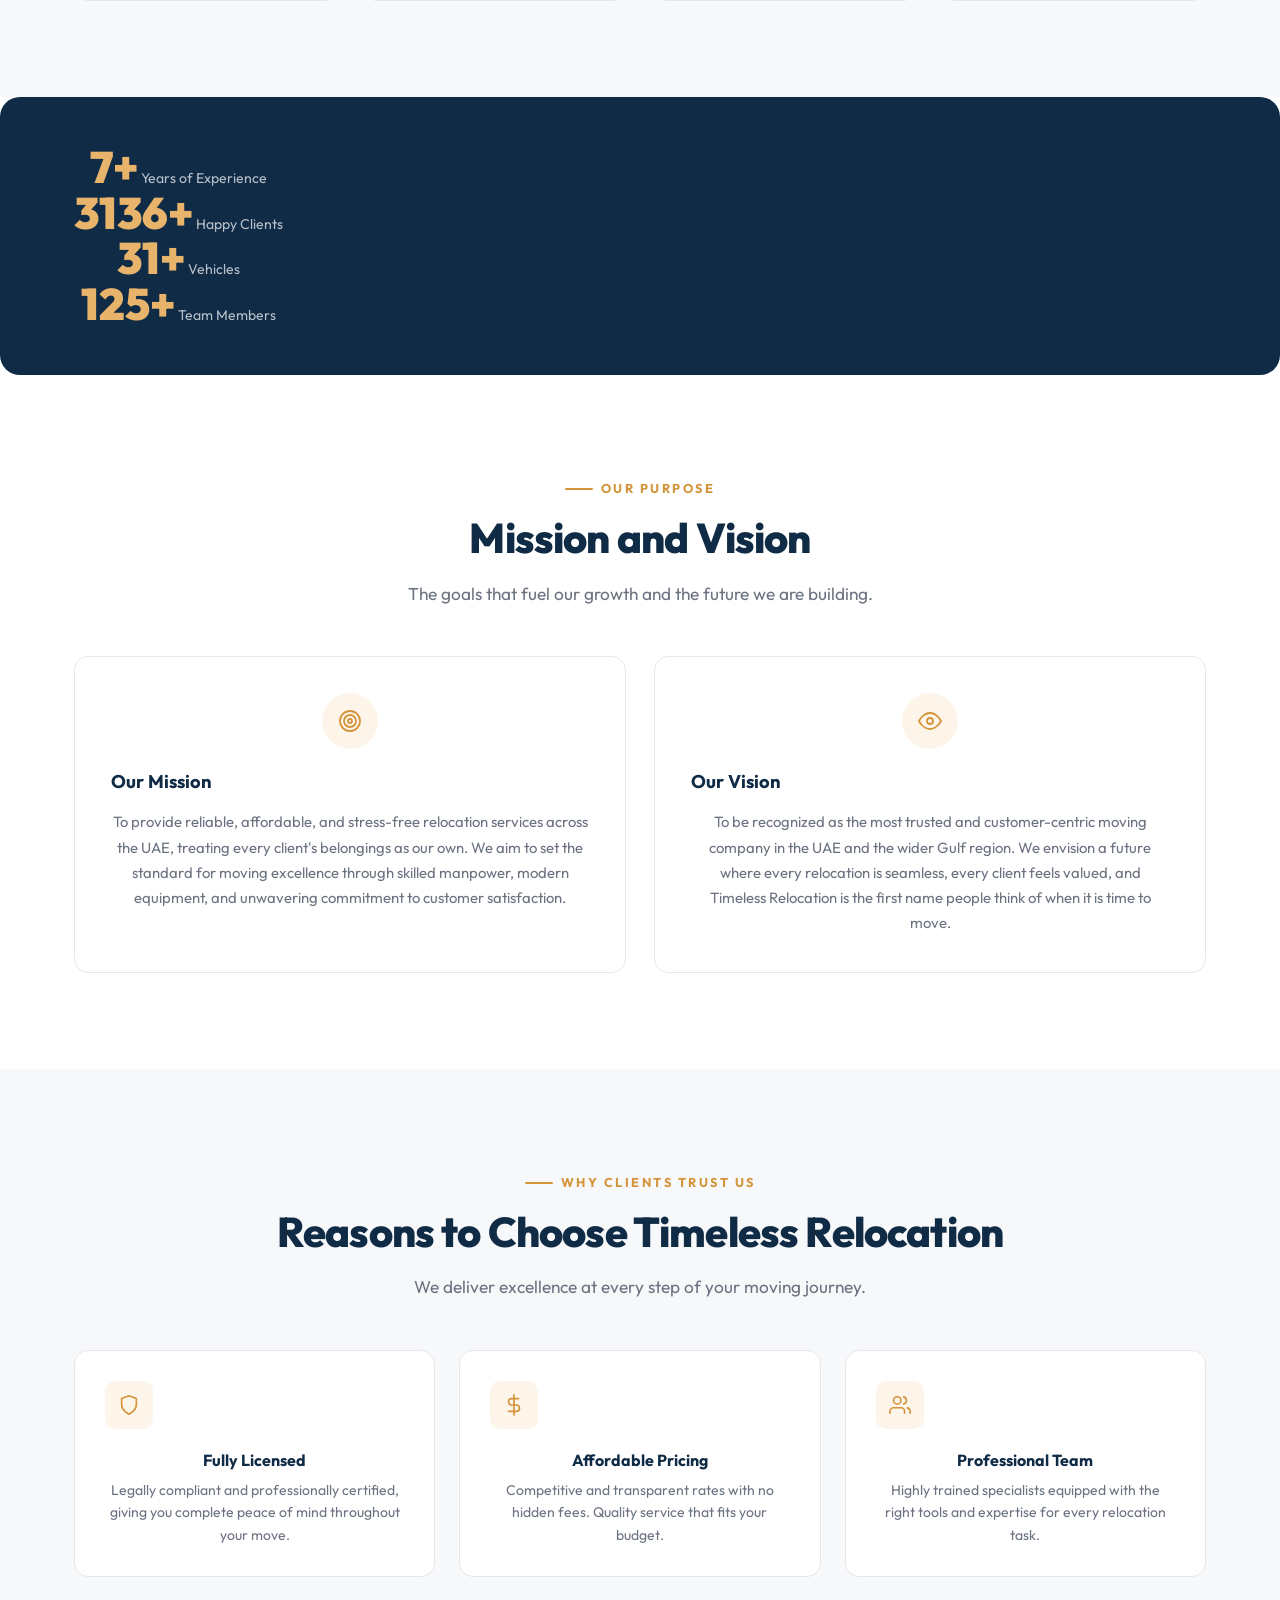
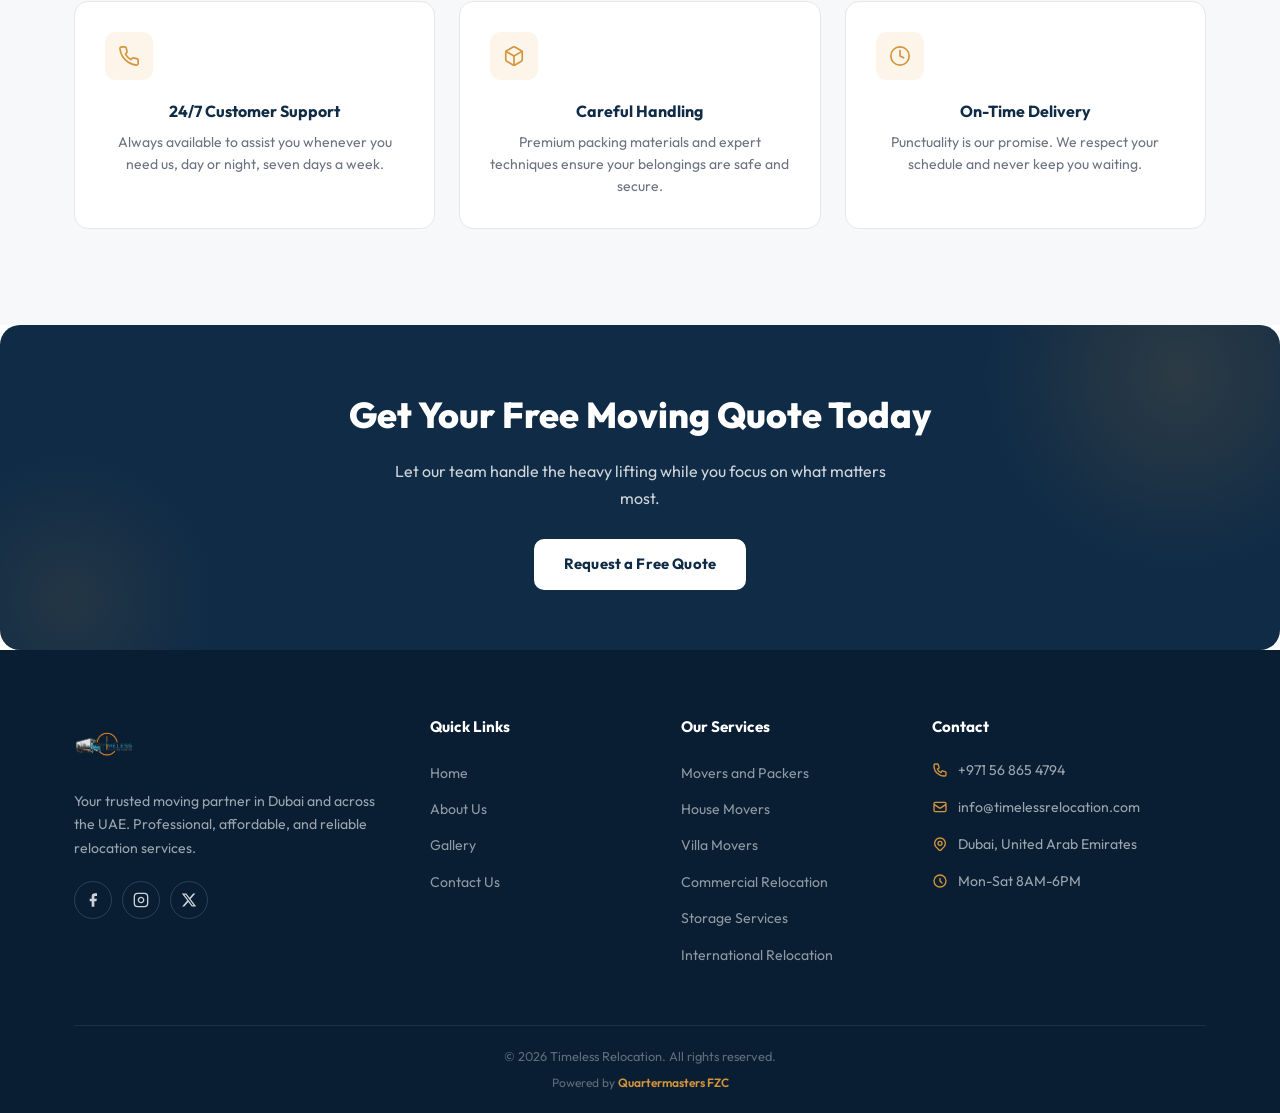
<file: about.html>
<!DOCTYPE html>
<html lang="en">
<head>
    <meta charset="UTF-8">
    <meta name="viewport" content="width=device-width, initial-scale=1.0">
    <title>About Us | Timeless Relocation</title>
    <meta name="description" content="Learn about Timeless Relocation, Dubai's trusted moving company since 2014. Over 200 professionals serving all 7 UAE emirates with reliable relocation services.">
    <link rel="canonical" href="https://www.timelessrelocation.com/about.html">

    <!-- Open Graph -->
    <meta property="og:title" content="About Us | Timeless Relocation">
    <meta property="og:description" content="Learn about Timeless Relocation, Dubai's trusted moving company since 2014. Over 200 professionals serving all 7 UAE emirates with reliable relocation services.">
    <meta property="og:image" content="https://www.timelessrelocation.com/images/about-team.png">
    <meta property="og:url" content="https://www.timelessrelocation.com/about.html">
    <meta property="og:type" content="website">
    <meta property="og:site_name" content="Timeless Relocation">

    <!-- Twitter Card -->
    <meta name="twitter:card" content="summary_large_image">
    <meta name="twitter:title" content="About Us | Timeless Relocation">
    <meta name="twitter:description" content="Learn about Timeless Relocation, Dubai's trusted moving company since 2014. Over 200 professionals serving all 7 UAE emirates with reliable relocation services.">
    <meta name="twitter:image" content="https://www.timelessrelocation.com/images/about-team.png">

    <!-- Favicon -->
    <link rel="icon" type="image/png" href="images/Timeless_Logo.png">

    <!-- Fonts -->
    <link rel="preconnect" href="https://fonts.googleapis.com">
    <link rel="preconnect" href="https://fonts.gstatic.com" crossorigin>
    <link href="https://fonts.googleapis.com/css2?family=Outfit:wght@300;400;500;600;700;800;900&display=swap" rel="stylesheet">

    <!-- Styles -->
    <link rel="stylesheet" href="css/style.css?v=2.0">

    <!-- JSON-LD: AboutPage -->
    <script type="application/ld+json">
    {
      "@context": "https://schema.org",
      "@type": "AboutPage",
      "name": "About Timeless Relocation",
      "url": "https://www.timelessrelocation.com/about.html",
      "description": "Learn about Timeless Relocation, Dubai's trusted moving company since 2014.",
      "mainEntity": {
        "@type": "MovingCompany",
        "name": "Timeless Relocation",
        "url": "https://www.timelessrelocation.com",
        "logo": "https://www.timelessrelocation.com/images/Timeless_Logo.png",
        "foundingDate": "2014",
        "numberOfEmployees": {
          "@type": "QuantitativeValue",
          "minValue": 200
        },
        "areaServed": {
          "@type": "Country",
          "name": "United Arab Emirates"
        },
        "telephone": "+971568654794",
        "email": "info@timelessrelocation.com",
        "address": {
          "@type": "PostalAddress",
          "addressLocality": "Dubai",
          "addressCountry": "AE"
        }
      }
    }
    </script>

    <!-- JSON-LD: BreadcrumbList -->
    <script type="application/ld+json">
    {
      "@context": "https://schema.org",
      "@type": "BreadcrumbList",
      "itemListElement": [
        {
          "@type": "ListItem",
          "position": 1,
          "name": "Home",
          "item": "https://www.timelessrelocation.com/"
        },
        {
          "@type": "ListItem",
          "position": 2,
          "name": "About Us",
          "item": "https://www.timelessrelocation.com/about.html"
        }
      ]
    }
    </script>
<!-- Google Analytics -->
<script async src="https://www.googletagmanager.com/gtag/js?id=G-512KW6Q248"></script>
<script>
  window.dataLayer = window.dataLayer || [];
  function gtag(){dataLayer.push(arguments);}
  gtag('js', new Date());
  gtag('config', 'G-512KW6Q248');
</script>
</head>
<body>

    <!-- ========== TOPBAR ========== -->
    <div class="topbar" role="banner">
        <div class="topbar-inner container">
            <div class="topbar-marquee" aria-label="Announcements">
                <div class="topbar-track">
                    <span>Professional Movers and Packers in Dubai</span>
                    <span>Licensed and Certified Moving Company</span>
                    <span>Serving All 7 Emirates Across the UAE</span>
                    <span>Affordable Rates - No Hidden Fees</span>
                    <span>Professional Movers and Packers in Dubai</span>
                    <span>Licensed and Certified Moving Company</span>
                    <span>Serving All 7 Emirates Across the UAE</span>
                    <span>Affordable Rates - No Hidden Fees</span>
                </div>
            </div>
            <div class="topbar-right">
                <a href="tel:+971568654794" aria-label="Call us">
                    <svg xmlns="http://www.w3.org/2000/svg" width="14" height="14" viewBox="0 0 24 24" fill="none" stroke="currentColor" stroke-width="2" stroke-linecap="round" stroke-linejoin="round"><path d="M22 16.92v3a2 2 0 0 1-2.18 2 19.79 19.79 0 0 1-8.63-3.07 19.5 19.5 0 0 1-6-6 19.79 19.79 0 0 1-3.07-8.67A2 2 0 0 1 4.11 2h3a2 2 0 0 1 2 1.72 12.84 12.84 0 0 0 .7 2.81 2 2 0 0 1-.45 2.11L8.09 9.91a16 16 0 0 0 6 6l1.27-1.27a2 2 0 0 1 2.11-.45 12.84 12.84 0 0 0 2.81.7A2 2 0 0 1 22 16.92z"/></svg>
                    +971 56 865 4794
                </a>
                <a href="mailto:info@timelessrelocation.com" aria-label="Email us">
                    <svg xmlns="http://www.w3.org/2000/svg" width="14" height="14" viewBox="0 0 24 24" fill="none" stroke="currentColor" stroke-width="2" stroke-linecap="round" stroke-linejoin="round"><rect width="20" height="16" x="2" y="4" rx="2"/><path d="m22 7-8.97 5.7a1.94 1.94 0 0 1-2.06 0L2 7"/></svg>
                    info@timelessrelocation.com
                </a>
            </div>
        </div>
    </div>

    <!-- ========== NAVBAR ========== -->
    <nav class="navbar" role="navigation" aria-label="Main navigation">
        <div class="nav-inner container">
            <a href="index.html" class="nav-logo" aria-label="Timeless Relocation Home">
                <img src="images/Timeless_Logo.png" alt="Timeless Relocation Logo" width="160" height="40">
            </a>

            <div class="nav-links">
                <a href="index.html" class="nav-link">Home</a>
                <a href="about.html" class="nav-link active" aria-current="page">About</a>
                <div class="nav-dropdown">
                    <button class="nav-link" aria-haspopup="true" aria-expanded="false">
                        Services
                        <svg xmlns="http://www.w3.org/2000/svg" width="12" height="12" viewBox="0 0 24 24" fill="none" stroke="currentColor" stroke-width="2.5" stroke-linecap="round" stroke-linejoin="round"><polyline points="6 9 12 15 18 9"/></svg>
                    </button>
                    <div class="dropdown-panel" role="menu">
                        <a href="services/movers-and-packers.html" role="menuitem">Movers and Packers</a>
                        <a href="services/house-movers.html" role="menuitem">House Movers</a>
                        <a href="services/villa-movers.html" role="menuitem">Villa Movers</a>
                        <a href="services/commercial-relocation.html" role="menuitem">Commercial Relocation</a>
                        <a href="services/storage-services.html" role="menuitem">Storage Services</a>
                        <a href="services/international-relocation.html" role="menuitem">International Relocation</a>
                    </div>
                </div>
                <a href="gallery.html" class="nav-link">Gallery</a>
                <a href="contact.html" class="nav-link">Contact</a>
            </div>

            <a href="contact.html" class="btn btn--primary nav-cta">Get Free Quote</a>

            <button class="hamburger" aria-label="Open menu" aria-expanded="false"><span></span><span></span><span></span>
            </button>
        </div>
    </nav>

    <!-- ========== MOBILE BACKDROP ========== -->
    <div class="mobile-backdrop" aria-hidden="true"></div>

    <!-- ========== MOBILE DRAWER ========== -->
    <aside class="mobile-drawer" role="dialog" aria-label="Mobile navigation">
        <div class="mobile-header">
            <img src="images/Timeless_Logo.png" alt="Timeless Relocation" width="160" height="66" style="object-fit: contain;">
            <button class="mobile-close" aria-label="Close menu">
                <svg xmlns="http://www.w3.org/2000/svg" width="24" height="24" viewBox="0 0 24 24" fill="none" stroke="currentColor" stroke-width="2" stroke-linecap="round" stroke-linejoin="round"><line x1="18" y1="6" x2="6" y2="18"/><line x1="6" y1="6" x2="18" y2="18"/></svg>
            </button>
        </div>
        <nav class="mobile-nav">
            <a href="index.html" class="mobile-link">Home</a>
            <a href="about.html" class="mobile-link active">About</a>
            <button class="mobile-link mobile-dd-toggle" aria-expanded="false">
                Services
                <svg xmlns="http://www.w3.org/2000/svg" width="14" height="14" viewBox="0 0 24 24" fill="none" stroke="currentColor" stroke-width="2.5" stroke-linecap="round" stroke-linejoin="round"><polyline points="6 9 12 15 18 9"/></svg>
            </button>
            <div class="mobile-dd-list">
                <a href="services/movers-and-packers.html">Movers and Packers</a>
                <a href="services/house-movers.html">House Movers</a>
                <a href="services/villa-movers.html">Villa Movers</a>
                <a href="services/commercial-relocation.html">Commercial Relocation</a>
                <a href="services/storage-services.html">Storage Services</a>
                <a href="services/international-relocation.html">International Relocation</a>
            </div>
            <a href="gallery.html" class="mobile-link">Gallery</a>
            <a href="contact.html" class="mobile-link">Contact</a>
        </nav>
        <a href="contact.html" class="btn btn--primary mobile-cta">Get Free Quote</a>
    </aside>

    <!-- ========== PAGE HERO ========== -->
    <section class="page-hero">
        <div class="container">
            <nav class="breadcrumb" aria-label="Breadcrumb">
                <a href="index.html">Home</a>
                <svg xmlns="http://www.w3.org/2000/svg" width="14" height="14" viewBox="0 0 24 24" fill="none" stroke="currentColor" stroke-width="2.5" stroke-linecap="round" stroke-linejoin="round"><polyline points="9 18 15 12 9 6"/></svg>
                <span aria-current="page">About Us</span>
            </nav>
            <h1>About Timeless Relocation</h1>
        </div>
    </section>

    <!-- ========== ABOUT SECTION ========== -->
    <section class="section" aria-labelledby="about-heading">
        <div class="container">
            <div class="about-grid reveal">
                <div class="about-img">
                    <img src="images/about-team.png" alt="Timeless Relocation team preparing for a professional move in Dubai" width="580" height="420" loading="lazy">
                </div>
                <div class="about-text">
                    <span class="section-eyebrow">Who We Are</span>
                    <h2 id="about-heading" class="section-heading">Your Trusted Moving Partner Since 2014</h2>
                    <p>Founded in 2014 by Bilal Talib, Timeless Relocation has grown from a small operation into one of the UAE's most dependable and respected moving companies. What started as a commitment to making relocations stress-free has evolved into a full-service company with a highly skilled team of over 200 dedicated professionals.</p>
                    <p>Our workforce is composed primarily of Pakistani workers who are known throughout the region for their exceptional dedication, hard work, and careful attention to detail. Whether you need expert <a href="services/movers-and-packers.html">movers and packers</a>, specialized <a href="services/villa-movers.html">villa moving</a>, reliable <a href="services/house-movers.html">house moving</a>, seamless <a href="services/commercial-relocation.html">commercial relocation</a>, or secure <a href="services/storage-services.html">storage services</a>, our team handles every job with professionalism and care.</p>
                    <p>Fully licensed and operating across all 7 emirates, we have successfully completed over 5,000 relocations for families, individuals, and businesses throughout Dubai, Abu Dhabi, Sharjah, Ajman, and beyond. Our affordable pricing, transparent quotes, and commitment to on-time delivery have earned us the trust of thousands of satisfied clients.</p>
                </div>
            </div>
        </div>
    </section>

    <!-- ========== VALUES ========== -->
    <section class="section section--gray" aria-labelledby="values-heading">
        <div class="container text-center">
            <span class="section-eyebrow">What Drives Us</span>
            <h2 id="values-heading" class="section-heading">Our Core Values</h2>
            <p class="section-sub" style="margin: 0 auto 48px;">The principles that guide every move we make and every promise we keep.</p>

            <div class="values-grid reveal">
                <div class="val-card">
                    <div class="val-icon" aria-hidden="true">
                        <svg xmlns="http://www.w3.org/2000/svg" width="32" height="32" viewBox="0 0 24 24" fill="none" stroke="currentColor" stroke-width="1.8" stroke-linecap="round" stroke-linejoin="round"><path d="M12 22s8-4 8-10V5l-8-3-8 3v7c0 6 8 10 8 10z"/><path d="m9 12 2 2 4-4"/></svg>
                    </div>
                    <h3>Reliability</h3>
                    <p>We deliver on our promises every single time. Your belongings arrive safely and on schedule, exactly as planned.</p>
                </div>
                <div class="val-card">
                    <div class="val-icon" aria-hidden="true">
                        <svg xmlns="http://www.w3.org/2000/svg" width="32" height="32" viewBox="0 0 24 24" fill="none" stroke="currentColor" stroke-width="1.8" stroke-linecap="round" stroke-linejoin="round"><rect x="2" y="7" width="20" height="14" rx="2" ry="2"/><path d="M16 21V5a2 2 0 0 0-2-2h-4a2 2 0 0 0-2 2v16"/></svg>
                    </div>
                    <h3>Professionalism</h3>
                    <p>Our trained specialists are equipped with the right tools, protective materials, and expert knowledge for any relocation task.</p>
                </div>
                <div class="val-card">
                    <div class="val-icon" aria-hidden="true">
                        <svg xmlns="http://www.w3.org/2000/svg" width="32" height="32" viewBox="0 0 24 24" fill="none" stroke="currentColor" stroke-width="1.8" stroke-linecap="round" stroke-linejoin="round"><line x1="12" y1="1" x2="12" y2="23"/><path d="M17 5H9.5a3.5 3.5 0 0 0 0 7h5a3.5 3.5 0 0 1 0 7H6"/></svg>
                    </div>
                    <h3>Affordability</h3>
                    <p>Competitive pricing without compromising on quality. Transparent quotes with no hidden fees or surprise charges.</p>
                </div>
                <div class="val-card">
                    <div class="val-icon" aria-hidden="true">
                        <svg xmlns="http://www.w3.org/2000/svg" width="32" height="32" viewBox="0 0 24 24" fill="none" stroke="currentColor" stroke-width="1.8" stroke-linecap="round" stroke-linejoin="round"><path d="M20.84 4.61a5.5 5.5 0 0 0-7.78 0L12 5.67l-1.06-1.06a5.5 5.5 0 0 0-7.78 7.78l1.06 1.06L12 21.23l7.78-7.78 1.06-1.06a5.5 5.5 0 0 0 0-7.78z"/></svg>
                    </div>
                    <h3>Customer First</h3>
                    <p>Your satisfaction drives every decision we make. We listen, adapt, and go the extra mile to exceed your expectations.</p>
                </div>
            </div>
        </div>
    </section>

    <!-- ========== STATS BAR ========== -->
    <section class="stats-bar" aria-label="Company statistics">
        <div class="container">
            <div class="stat-item reveal">
                <span class="stat-num" data-count="10" data-suffix="+">0</span>
                <span class="stat-label">Years of Experience</span>
            </div>
            <div class="stat-item reveal">
                <span class="stat-num" data-count="5000" data-suffix="+">0</span>
                <span class="stat-label">Happy Clients</span>
            </div>
            <div class="stat-item reveal">
                <span class="stat-num" data-count="50" data-suffix="+">0</span>
                <span class="stat-label">Vehicles</span>
            </div>
            <div class="stat-item reveal">
                <span class="stat-num" data-count="200" data-suffix="+">0</span>
                <span class="stat-label">Team Members</span>
            </div>
        </div>
    </section>

    <!-- ========== MISSION / VISION ========== -->
    <section class="section" aria-labelledby="mv-heading">
        <div class="container text-center">
            <span class="section-eyebrow">Our Purpose</span>
            <h2 id="mv-heading" class="section-heading">Mission and Vision</h2>
            <p class="section-sub" style="margin: 0 auto 48px;">The goals that fuel our growth and the future we are building.</p>

            <div class="mv-row reveal">
                <div class="mv-card">
                    <div class="val-icon" aria-hidden="true">
                        <svg xmlns="http://www.w3.org/2000/svg" width="36" height="36" viewBox="0 0 24 24" fill="none" stroke="currentColor" stroke-width="1.8" stroke-linecap="round" stroke-linejoin="round"><circle cx="12" cy="12" r="10"/><circle cx="12" cy="12" r="6"/><circle cx="12" cy="12" r="2"/></svg>
                    </div>
                    <h3>Our Mission</h3>
                    <p>To provide reliable, affordable, and stress-free relocation services across the UAE, treating every client's belongings as our own. We aim to set the standard for moving excellence through skilled manpower, modern equipment, and unwavering commitment to customer satisfaction.</p>
                </div>
                <div class="mv-card">
                    <div class="val-icon" aria-hidden="true">
                        <svg xmlns="http://www.w3.org/2000/svg" width="36" height="36" viewBox="0 0 24 24" fill="none" stroke="currentColor" stroke-width="1.8" stroke-linecap="round" stroke-linejoin="round"><path d="M1 12s4-8 11-8 11 8 11 8-4 8-11 8-11-8-11-8z"/><circle cx="12" cy="12" r="3"/></svg>
                    </div>
                    <h3>Our Vision</h3>
                    <p>To be recognized as the most trusted and customer-centric moving company in the UAE and the wider Gulf region. We envision a future where every relocation is seamless, every client feels valued, and Timeless Relocation is the first name people think of when it is time to move.</p>
                </div>
            </div>
        </div>
    </section>

    <!-- ========== WHY CLIENTS TRUST US ========== -->
    <section class="section section--gray" aria-labelledby="features-heading">
        <div class="container text-center">
            <span class="section-eyebrow">Why Clients Trust Us</span>
            <h2 id="features-heading" class="section-heading">Reasons to Choose Timeless Relocation</h2>
            <p class="section-sub" style="margin: 0 auto 48px;">We deliver excellence at every step of your moving journey.</p>

            <div class="features-grid reveal">
                <div class="feat-card">
                    <div class="feat-icon" aria-hidden="true">
                        <svg xmlns="http://www.w3.org/2000/svg" width="28" height="28" viewBox="0 0 24 24" fill="none" stroke="currentColor" stroke-width="1.8" stroke-linecap="round" stroke-linejoin="round"><path d="M12 22s8-4 8-10V5l-8-3-8 3v7c0 6 8 10 8 10z"/></svg>
                    </div>
                    <h3>Fully Licensed</h3>
                    <p>Legally compliant and professionally certified, giving you complete peace of mind throughout your move.</p>
                </div>
                <div class="feat-card">
                    <div class="feat-icon" aria-hidden="true">
                        <svg xmlns="http://www.w3.org/2000/svg" width="28" height="28" viewBox="0 0 24 24" fill="none" stroke="currentColor" stroke-width="1.8" stroke-linecap="round" stroke-linejoin="round"><line x1="12" y1="1" x2="12" y2="23"/><path d="M17 5H9.5a3.5 3.5 0 0 0 0 7h5a3.5 3.5 0 0 1 0 7H6"/></svg>
                    </div>
                    <h3>Affordable Pricing</h3>
                    <p>Competitive and transparent rates with no hidden fees. Quality service that fits your budget.</p>
                </div>
                <div class="feat-card">
                    <div class="feat-icon" aria-hidden="true">
                        <svg xmlns="http://www.w3.org/2000/svg" width="28" height="28" viewBox="0 0 24 24" fill="none" stroke="currentColor" stroke-width="1.8" stroke-linecap="round" stroke-linejoin="round"><path d="M17 21v-2a4 4 0 0 0-4-4H5a4 4 0 0 0-4 4v2"/><circle cx="9" cy="7" r="4"/><path d="M23 21v-2a4 4 0 0 0-3-3.87"/><path d="M16 3.13a4 4 0 0 1 0 7.75"/></svg>
                    </div>
                    <h3>Professional Team</h3>
                    <p>Highly trained specialists equipped with the right tools and expertise for every relocation task.</p>
                </div>
                <div class="feat-card">
                    <div class="feat-icon" aria-hidden="true">
                        <svg xmlns="http://www.w3.org/2000/svg" width="28" height="28" viewBox="0 0 24 24" fill="none" stroke="currentColor" stroke-width="1.8" stroke-linecap="round" stroke-linejoin="round"><path d="M22 16.92v3a2 2 0 0 1-2.18 2 19.79 19.79 0 0 1-8.63-3.07 19.5 19.5 0 0 1-6-6 19.79 19.79 0 0 1-3.07-8.67A2 2 0 0 1 4.11 2h3a2 2 0 0 1 2 1.72 12.84 12.84 0 0 0 .7 2.81 2 2 0 0 1-.45 2.11L8.09 9.91a16 16 0 0 0 6 6l1.27-1.27a2 2 0 0 1 2.11-.45 12.84 12.84 0 0 0 2.81.7A2 2 0 0 1 22 16.92z"/></svg>
                    </div>
                    <h3>24/7 Customer Support</h3>
                    <p>Always available to assist you whenever you need us, day or night, seven days a week.</p>
                </div>
                <div class="feat-card">
                    <div class="feat-icon" aria-hidden="true">
                        <svg xmlns="http://www.w3.org/2000/svg" width="28" height="28" viewBox="0 0 24 24" fill="none" stroke="currentColor" stroke-width="1.8" stroke-linecap="round" stroke-linejoin="round"><path d="M21 16V8a2 2 0 0 0-1-1.73l-7-4a2 2 0 0 0-2 0l-7 4A2 2 0 0 0 3 8v8a2 2 0 0 0 1 1.73l7 4a2 2 0 0 0 2 0l7-4A2 2 0 0 0 21 16z"/><polyline points="3.27 6.96 12 12.01 20.73 6.96"/><line x1="12" y1="22.08" x2="12" y2="12"/></svg>
                    </div>
                    <h3>Careful Handling</h3>
                    <p>Premium packing materials and expert techniques ensure your belongings are safe and secure.</p>
                </div>
                <div class="feat-card">
                    <div class="feat-icon" aria-hidden="true">
                        <svg xmlns="http://www.w3.org/2000/svg" width="28" height="28" viewBox="0 0 24 24" fill="none" stroke="currentColor" stroke-width="1.8" stroke-linecap="round" stroke-linejoin="round"><circle cx="12" cy="12" r="10"/><polyline points="12 6 12 12 16 14"/></svg>
                    </div>
                    <h3>On-Time Delivery</h3>
                    <p>Punctuality is our promise. We respect your schedule and never keep you waiting.</p>
                </div>
            </div>
        </div>
    </section>

    <!-- ========== CTA BANNER ========== -->
    <section class="cta-banner reveal" aria-labelledby="cta-heading">
        <div class="container text-center">
            <h2 id="cta-heading">Get Your Free Moving Quote Today</h2>
            <p>Let our team handle the heavy lifting while you focus on what matters most.</p>
            <a href="contact.html" class="btn btn--white">Request a Free Quote</a>
        </div>
    </section>

    <!-- ========== FOOTER ========== -->
<footer class="footer">
  <div class="container">
    <div class="footer-grid">
      <div class="footer-brand">
        <a href="index.html" aria-label="Timeless Relocation Home">
          <img src="images/Timeless_Logo.png" alt="Timeless Relocation" width="140" height="42">
        </a>
        <p>Your trusted moving partner in Dubai and across the UAE. Professional, affordable, and reliable relocation services.</p>
        <div class="footer-social">
          <a href="#" aria-label="Facebook"><svg xmlns="http://www.w3.org/2000/svg" width="16" height="16" viewBox="0 0 24 24" fill="currentColor"><path d="M18 2h-3a5 5 0 00-5 5v3H7v4h3v8h4v-8h3l1-4h-4V7a1 1 0 011-1h3z"/></svg></a>
          <a href="#" aria-label="Instagram"><svg xmlns="http://www.w3.org/2000/svg" width="16" height="16" viewBox="0 0 24 24" fill="none" stroke="currentColor" stroke-width="2"><rect x="2" y="2" width="20" height="20" rx="5" ry="5"/><path d="M16 11.37A4 4 0 1112.63 8 4 4 0 0116 11.37z"/><line x1="17.5" y1="6.5" x2="17.51" y2="6.5"/></svg></a>
          <a href="#" aria-label="X"><svg xmlns="http://www.w3.org/2000/svg" width="16" height="16" viewBox="0 0 24 24" fill="currentColor"><path d="M18.244 2.25h3.308l-7.227 8.26 8.502 11.24H16.17l-5.214-6.817L4.99 21.75H1.68l7.73-8.835L1.254 2.25H8.08l4.713 6.231zm-1.161 17.52h1.833L7.084 4.126H5.117z"/></svg></a>
        </div>
      </div>
      <div class="footer-col">
        <h4>Quick Links</h4>
        <ul>
          <li><a href="index.html">Home</a></li>
          <li><a href="about.html">About Us</a></li>
          <li><a href="gallery.html">Gallery</a></li>
          <li><a href="contact.html">Contact Us</a></li>
        </ul>
      </div>
      <div class="footer-col">
        <h4>Our Services</h4>
        <ul>
          <li><a href="services/movers-and-packers.html">Movers and Packers</a></li>
          <li><a href="services/house-movers.html">House Movers</a></li>
          <li><a href="services/villa-movers.html">Villa Movers</a></li>
          <li><a href="services/commercial-relocation.html">Commercial Relocation</a></li>
          <li><a href="services/storage-services.html">Storage Services</a></li>
          <li><a href="services/international-relocation.html">International Relocation</a></li>
        </ul>
      </div>
      <div class="footer-col">
        <h4>Contact</h4>
        <div class="footer-contact-row">
          <svg xmlns="http://www.w3.org/2000/svg" fill="none" viewBox="0 0 24 24" stroke="currentColor" stroke-width="2"><path stroke-linecap="round" stroke-linejoin="round" d="M3 5a2 2 0 012-2h3.28a1 1 0 01.948.684l1.498 4.493a1 1 0 01-.502 1.21l-2.257 1.13a11.042 11.042 0 005.516 5.516l1.13-2.257a1 1 0 011.21-.502l4.493 1.498a1 1 0 01.684.949V19a2 2 0 01-2 2h-1C9.716 21 3 14.284 3 6V5z"/></svg>
          <a href="tel:+971568654794">+971 56 865 4794</a>
        </div>
        <div class="footer-contact-row">
          <svg xmlns="http://www.w3.org/2000/svg" fill="none" viewBox="0 0 24 24" stroke="currentColor" stroke-width="2"><path stroke-linecap="round" stroke-linejoin="round" d="M3 8l7.89 5.26a2 2 0 002.22 0L21 8M5 19h14a2 2 0 002-2V7a2 2 0 00-2-2H5a2 2 0 00-2 2v10a2 2 0 002 2z"/></svg>
          <a href="mailto:info@timelessrelocation.com">info@timelessrelocation.com</a>
        </div>
        <div class="footer-contact-row">
          <svg xmlns="http://www.w3.org/2000/svg" fill="none" viewBox="0 0 24 24" stroke="currentColor" stroke-width="2"><path stroke-linecap="round" stroke-linejoin="round" d="M17.657 16.657L13.414 20.9a1.998 1.998 0 01-2.827 0l-4.244-4.243a8 8 0 1111.314 0z"/><path stroke-linecap="round" stroke-linejoin="round" d="M15 11a3 3 0 11-6 0 3 3 0 016 0z"/></svg>
          <span>Dubai, United Arab Emirates</span>
        </div>
        <div class="footer-contact-row">
          <svg xmlns="http://www.w3.org/2000/svg" fill="none" viewBox="0 0 24 24" stroke="currentColor" stroke-width="2"><path stroke-linecap="round" stroke-linejoin="round" d="M12 8v4l3 3m6-3a9 9 0 11-18 0 9 9 0 0118 0z"/></svg>
          <span>Mon-Sat 8AM-6PM</span>
        </div>
      </div>
    </div>
    <div class="footer-bottom">
      <p>&copy; 2026 Timeless Relocation. All rights reserved.</p>
      <p style="margin-top:6px;font-size:0.75rem;">Powered by <a href="mailto:hello@quartermasters.me" style="color:#d4943a;font-weight:600;">Quartermasters FZC</a></p>
    </div>
  </div>
</footer>

    <!-- ========== WHATSAPP FLOAT ========== -->
    <div class="wa-float"><a href="https://wa.me/971568654794" target="_blank" rel="noopener noreferrer" aria-label="Chat with us on WhatsApp">
        <span class="wa-ring"></span>
        <svg xmlns="http://www.w3.org/2000/svg" width="28" height="28" viewBox="0 0 24 24" fill="#fff"><path d="M17.472 14.382c-.297-.149-1.758-.867-2.03-.967-.273-.099-.471-.148-.67.15-.197.297-.767.966-.94 1.164-.173.199-.347.223-.644.075-.297-.15-1.255-.463-2.39-1.475-.883-.788-1.48-1.761-1.653-2.059-.173-.297-.018-.458.13-.606.134-.133.298-.347.446-.52.149-.174.198-.298.298-.497.099-.198.05-.371-.025-.52-.075-.149-.669-1.612-.916-2.207-.242-.579-.487-.5-.669-.51-.173-.008-.371-.01-.57-.01-.198 0-.52.074-.792.372-.272.297-1.04 1.016-1.04 2.479 0 1.462 1.065 2.875 1.213 3.074.149.198 2.096 3.2 5.077 4.487.709.306 1.262.489 1.694.625.712.227 1.36.195 1.871.118.571-.085 1.758-.719 2.006-1.413.248-.694.248-1.289.173-1.413-.074-.124-.272-.198-.57-.347m-5.421 7.403h-.004a9.87 9.87 0 01-5.031-1.378l-.361-.214-3.741.982.998-3.648-.235-.374a9.86 9.86 0 01-1.51-5.26c.001-5.45 4.436-9.884 9.888-9.884 2.64 0 5.122 1.03 6.988 2.898a9.825 9.825 0 012.893 6.994c-.003 5.45-4.437 9.884-9.885 9.884m8.413-18.297A11.815 11.815 0 0012.05 0C5.495 0 .16 5.335.157 11.892c0 2.096.547 4.142 1.588 5.945L.057 24l6.305-1.654a11.882 11.882 0 005.683 1.448h.005c6.554 0 11.89-5.335 11.893-11.893a11.821 11.821 0 00-3.48-8.413z"/></svg>
        <span class="wa-tip">Chat with us!</span>
    </a></div>

    <!-- JS -->
    <script src="js/main.js" defer></script>
</body>
</html>
</file>
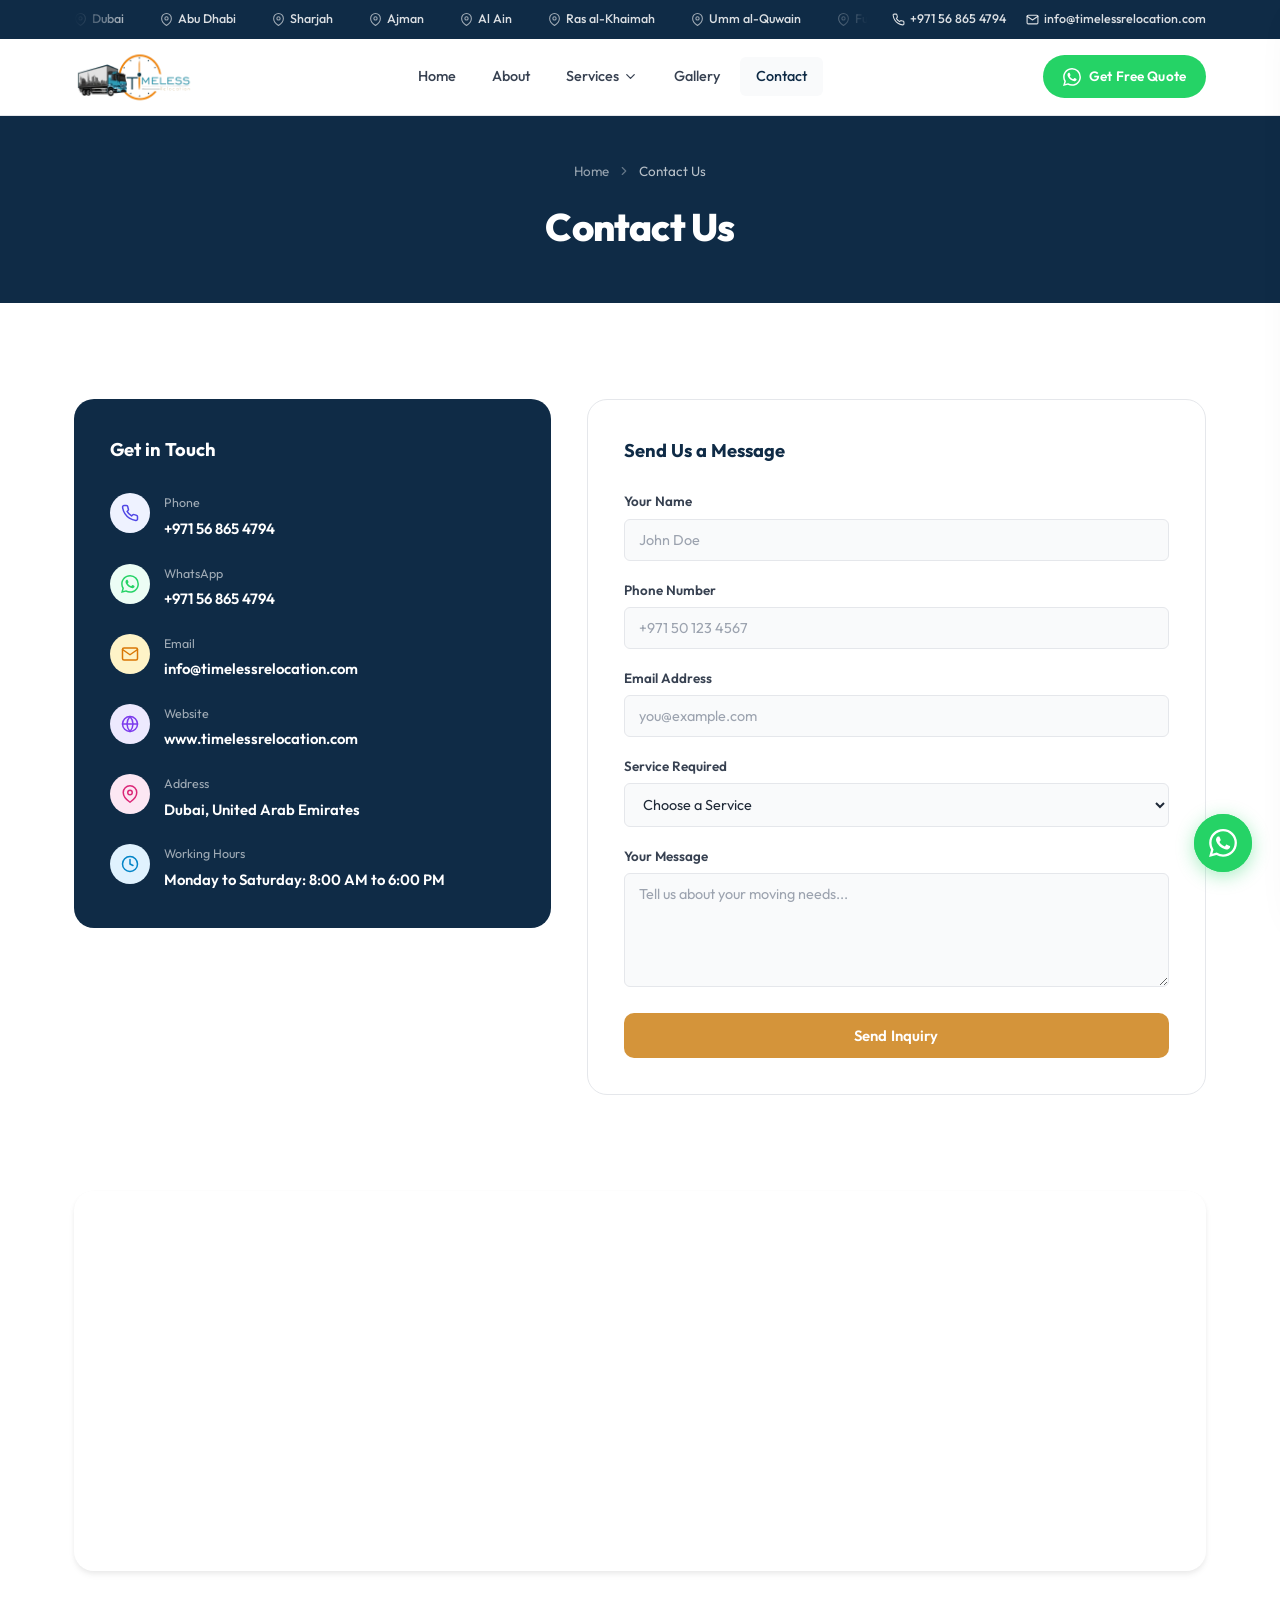
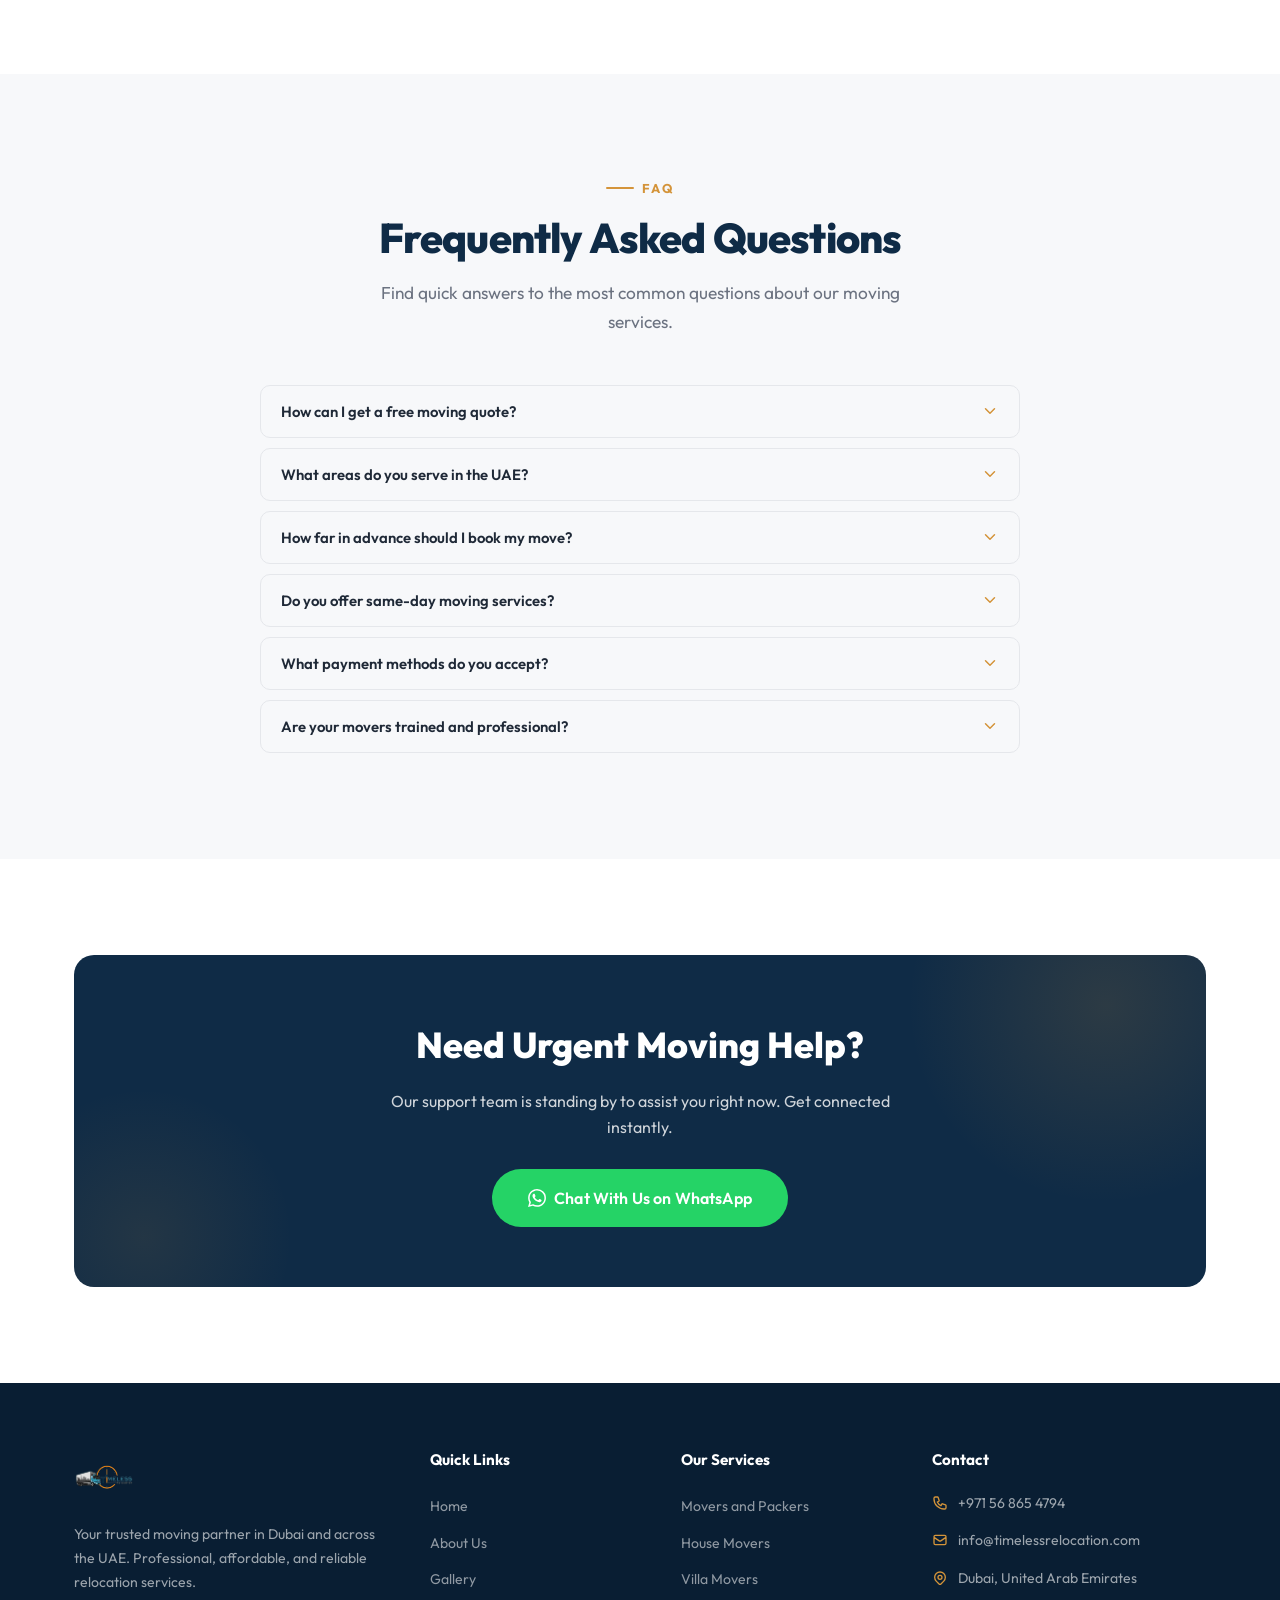
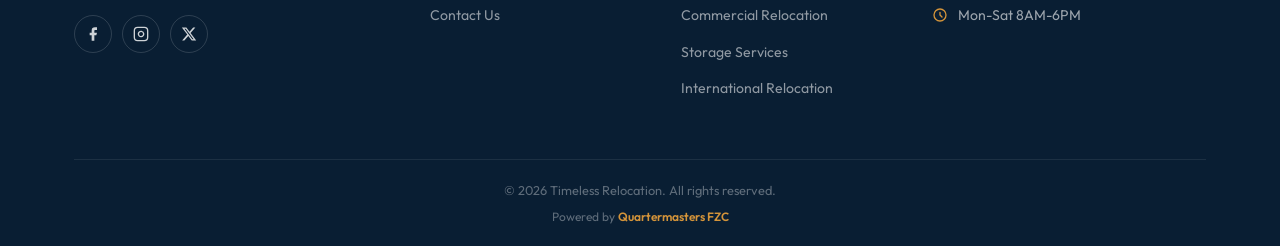
<file: contact.html>
<!DOCTYPE html>
<html lang="en">
<head>
  <meta charset="UTF-8">
  <meta name="viewport" content="width=device-width, initial-scale=1.0">
  <title>Contact Us | Timeless Relocation</title>
  <meta name="description" content="Contact Timeless Relocation for a free moving quote in Dubai and across all UAE emirates. Call, WhatsApp, or fill out our form for fast, professional assistance.">
  <meta name="keywords" content="contact timeless relocation, movers dubai contact, moving quote dubai, packers dubai phone, relocation services uae contact">
  <meta name="author" content="Timeless Relocation">
  <meta name="robots" content="index, follow">
  <link rel="canonical" href="https://www.timelessrelocation.com/contact.html">
  <link rel="icon" href="images/Timeless_Logo.png" type="image/png">

  <!-- Open Graph -->
  <meta property="og:title" content="Contact Us | Timeless Relocation">
  <meta property="og:description" content="Get in touch with Timeless Relocation for professional moving services in Dubai and the UAE. Request a free quote today.">
  <meta property="og:type" content="website">
  <meta property="og:url" content="https://www.timelessrelocation.com/contact.html">
  <meta property="og:image" content="https://www.timelessrelocation.com/images/Timeless_Logo.png">
  <meta property="og:site_name" content="Timeless Relocation">
  <meta property="og:locale" content="en_AE">

  <!-- Twitter Card -->
  <meta name="twitter:card" content="summary_large_image">
  <meta name="twitter:title" content="Contact Us | Timeless Relocation">
  <meta name="twitter:description" content="Get in touch with Timeless Relocation for professional moving services in Dubai and the UAE. Request a free quote today.">
  <meta name="twitter:image" content="https://www.timelessrelocation.com/images/Timeless_Logo.png">

  <!-- Google Fonts -->
  <link rel="preconnect" href="https://fonts.googleapis.com">
  <link rel="preconnect" href="https://fonts.gstatic.com" crossorigin>
  <link href="https://fonts.googleapis.com/css2?family=Outfit:wght@300;400;500;600;700;800;900&display=swap" rel="stylesheet">

  <!-- Stylesheet -->
  <link rel="stylesheet" href="css/style.css?v=2.0">

  <!-- Schema.org JSON-LD: ContactPage + LocalBusiness -->
  <script type="application/ld+json">
  {
    "@context": "https://schema.org",
    "@type": "ContactPage",
    "name": "Contact Timeless Relocation",
    "description": "Contact Timeless Relocation for a free moving quote in Dubai and across all UAE emirates.",
    "url": "https://www.timelessrelocation.com/contact.html",
    "mainEntity": {
      "@type": "LocalBusiness",
      "name": "Timeless Relocation",
      "url": "https://www.timelessrelocation.com",
      "logo": "https://www.timelessrelocation.com/images/Timeless_Logo.png",
      "telephone": "+971568654794",
      "email": "info@timelessrelocation.com",
      "address": {
        "@type": "PostalAddress",
        "addressLocality": "Dubai",
        "addressRegion": "Dubai",
        "addressCountry": "AE"
      },
      "geo": {
        "@type": "GeoCoordinates",
        "latitude": 25.2048,
        "longitude": 55.2708
      },
      "priceRange": "$$",
      "openingHours": ["Mo-Sa 08:00-18:00"],
      "aggregateRating": {
        "@type": "AggregateRating",
        "ratingValue": "4.9",
        "bestRating": "5",
        "reviewCount": "520"
      },
      "sameAs": [
        "https://www.facebook.com/timelessrelocation",
        "https://www.instagram.com/timelessrelocation",
        "https://www.linkedin.com/company/timelessrelocation"
      ]
    }
  }
  </script>

  <!-- Schema.org JSON-LD: BreadcrumbList -->
  <script type="application/ld+json">
  {
    "@context": "https://schema.org",
    "@type": "BreadcrumbList",
    "itemListElement": [
      {"@type": "ListItem", "position": 1, "name": "Home", "item": "https://www.timelessrelocation.com/"},
      {"@type": "ListItem", "position": 2, "name": "Contact Us", "item": "https://www.timelessrelocation.com/contact.html"}
    ]
  }
  </script>
<!-- Google Analytics -->
<script async src="https://www.googletagmanager.com/gtag/js?id=G-512KW6Q248"></script>
<script>
  window.dataLayer = window.dataLayer || [];
  function gtag(){dataLayer.push(arguments);}
  gtag('js', new Date());
  gtag('config', 'G-512KW6Q248');
</script>
</head>
<body>

  <!-- ===== Top Bar ===== -->
  <div class="topbar" role="banner">
    <div class="container topbar-inner">
      <div class="topbar-marquee">
        <div class="topbar-track">
          <span><svg xmlns="http://www.w3.org/2000/svg" width="13" height="13" viewBox="0 0 24 24" fill="none" stroke="currentColor" stroke-width="2" stroke-linecap="round" stroke-linejoin="round"><path d="M21 10c0 7-9 13-9 13s-9-6-9-13a9 9 0 0118 0z"/><circle cx="12" cy="10" r="3"/></svg> Dubai</span>
          <span><svg xmlns="http://www.w3.org/2000/svg" width="13" height="13" viewBox="0 0 24 24" fill="none" stroke="currentColor" stroke-width="2" stroke-linecap="round" stroke-linejoin="round"><path d="M21 10c0 7-9 13-9 13s-9-6-9-13a9 9 0 0118 0z"/><circle cx="12" cy="10" r="3"/></svg> Abu Dhabi</span>
          <span><svg xmlns="http://www.w3.org/2000/svg" width="13" height="13" viewBox="0 0 24 24" fill="none" stroke="currentColor" stroke-width="2" stroke-linecap="round" stroke-linejoin="round"><path d="M21 10c0 7-9 13-9 13s-9-6-9-13a9 9 0 0118 0z"/><circle cx="12" cy="10" r="3"/></svg> Sharjah</span>
          <span><svg xmlns="http://www.w3.org/2000/svg" width="13" height="13" viewBox="0 0 24 24" fill="none" stroke="currentColor" stroke-width="2" stroke-linecap="round" stroke-linejoin="round"><path d="M21 10c0 7-9 13-9 13s-9-6-9-13a9 9 0 0118 0z"/><circle cx="12" cy="10" r="3"/></svg> Ajman</span>
          <span><svg xmlns="http://www.w3.org/2000/svg" width="13" height="13" viewBox="0 0 24 24" fill="none" stroke="currentColor" stroke-width="2" stroke-linecap="round" stroke-linejoin="round"><path d="M21 10c0 7-9 13-9 13s-9-6-9-13a9 9 0 0118 0z"/><circle cx="12" cy="10" r="3"/></svg> Al Ain</span>
          <span><svg xmlns="http://www.w3.org/2000/svg" width="13" height="13" viewBox="0 0 24 24" fill="none" stroke="currentColor" stroke-width="2" stroke-linecap="round" stroke-linejoin="round"><path d="M21 10c0 7-9 13-9 13s-9-6-9-13a9 9 0 0118 0z"/><circle cx="12" cy="10" r="3"/></svg> Ras al-Khaimah</span>
          <span><svg xmlns="http://www.w3.org/2000/svg" width="13" height="13" viewBox="0 0 24 24" fill="none" stroke="currentColor" stroke-width="2" stroke-linecap="round" stroke-linejoin="round"><path d="M21 10c0 7-9 13-9 13s-9-6-9-13a9 9 0 0118 0z"/><circle cx="12" cy="10" r="3"/></svg> Umm al-Quwain</span>
          <span><svg xmlns="http://www.w3.org/2000/svg" width="13" height="13" viewBox="0 0 24 24" fill="none" stroke="currentColor" stroke-width="2" stroke-linecap="round" stroke-linejoin="round"><path d="M21 10c0 7-9 13-9 13s-9-6-9-13a9 9 0 0118 0z"/><circle cx="12" cy="10" r="3"/></svg> Fujairah</span>
          <!-- Duplicate for seamless loop -->
          <span><svg xmlns="http://www.w3.org/2000/svg" width="13" height="13" viewBox="0 0 24 24" fill="none" stroke="currentColor" stroke-width="2" stroke-linecap="round" stroke-linejoin="round"><path d="M21 10c0 7-9 13-9 13s-9-6-9-13a9 9 0 0118 0z"/><circle cx="12" cy="10" r="3"/></svg> Dubai</span>
          <span><svg xmlns="http://www.w3.org/2000/svg" width="13" height="13" viewBox="0 0 24 24" fill="none" stroke="currentColor" stroke-width="2" stroke-linecap="round" stroke-linejoin="round"><path d="M21 10c0 7-9 13-9 13s-9-6-9-13a9 9 0 0118 0z"/><circle cx="12" cy="10" r="3"/></svg> Abu Dhabi</span>
          <span><svg xmlns="http://www.w3.org/2000/svg" width="13" height="13" viewBox="0 0 24 24" fill="none" stroke="currentColor" stroke-width="2" stroke-linecap="round" stroke-linejoin="round"><path d="M21 10c0 7-9 13-9 13s-9-6-9-13a9 9 0 0118 0z"/><circle cx="12" cy="10" r="3"/></svg> Sharjah</span>
          <span><svg xmlns="http://www.w3.org/2000/svg" width="13" height="13" viewBox="0 0 24 24" fill="none" stroke="currentColor" stroke-width="2" stroke-linecap="round" stroke-linejoin="round"><path d="M21 10c0 7-9 13-9 13s-9-6-9-13a9 9 0 0118 0z"/><circle cx="12" cy="10" r="3"/></svg> Ajman</span>
          <span><svg xmlns="http://www.w3.org/2000/svg" width="13" height="13" viewBox="0 0 24 24" fill="none" stroke="currentColor" stroke-width="2" stroke-linecap="round" stroke-linejoin="round"><path d="M21 10c0 7-9 13-9 13s-9-6-9-13a9 9 0 0118 0z"/><circle cx="12" cy="10" r="3"/></svg> Al Ain</span>
          <span><svg xmlns="http://www.w3.org/2000/svg" width="13" height="13" viewBox="0 0 24 24" fill="none" stroke="currentColor" stroke-width="2" stroke-linecap="round" stroke-linejoin="round"><path d="M21 10c0 7-9 13-9 13s-9-6-9-13a9 9 0 0118 0z"/><circle cx="12" cy="10" r="3"/></svg> Ras al-Khaimah</span>
          <span><svg xmlns="http://www.w3.org/2000/svg" width="13" height="13" viewBox="0 0 24 24" fill="none" stroke="currentColor" stroke-width="2" stroke-linecap="round" stroke-linejoin="round"><path d="M21 10c0 7-9 13-9 13s-9-6-9-13a9 9 0 0118 0z"/><circle cx="12" cy="10" r="3"/></svg> Umm al-Quwain</span>
          <span><svg xmlns="http://www.w3.org/2000/svg" width="13" height="13" viewBox="0 0 24 24" fill="none" stroke="currentColor" stroke-width="2" stroke-linecap="round" stroke-linejoin="round"><path d="M21 10c0 7-9 13-9 13s-9-6-9-13a9 9 0 0118 0z"/><circle cx="12" cy="10" r="3"/></svg> Fujairah</span>
        </div>
      </div>
      <div class="topbar-right">
        <a href="tel:+971568654794" aria-label="Call us">
          <svg xmlns="http://www.w3.org/2000/svg" width="13" height="13" viewBox="0 0 24 24" fill="none" stroke="currentColor" stroke-width="2" stroke-linecap="round" stroke-linejoin="round"><path d="M22 16.92v3a2 2 0 0 1-2.18 2 19.79 19.79 0 0 1-8.63-3.07 19.5 19.5 0 0 1-6-6 19.79 19.79 0 0 1-3.07-8.67A2 2 0 0 1 4.11 2h3a2 2 0 0 1 2 1.72c.127.96.361 1.903.7 2.81a2 2 0 0 1-.45 2.11L8.09 9.91a16 16 0 0 0 6 6l1.27-1.27a2 2 0 0 1 2.11-.45c.907.339 1.85.573 2.81.7A2 2 0 0 1 22 16.92z"/></svg>
          +971 56 865 4794
        </a>
        <a href="mailto:info@timelessrelocation.com" aria-label="Email us">
          <svg xmlns="http://www.w3.org/2000/svg" width="13" height="13" viewBox="0 0 24 24" fill="none" stroke="currentColor" stroke-width="2" stroke-linecap="round" stroke-linejoin="round"><path d="M4 4h16c1.1 0 2 .9 2 2v12c0 1.1-.9 2-2 2H4c-1.1 0-2-.9-2-2V6c0-1.1.9-2 2-2z"/><polyline points="22,6 12,13 2,6"/></svg>
          info@timelessrelocation.com
        </a>
      </div>
    </div>
  </div>

  <!-- ===== Navbar ===== -->
  <header>
  <nav class="navbar" role="navigation" aria-label="Main navigation">
    <div class="container nav-inner">
      <a href="index.html" class="nav-logo" aria-label="Timeless Relocation home">
        <img src="images/Timeless_Logo.png" alt="Timeless Relocation Logo" width="130" height="54" style="object-fit: contain;">
      </a>

      <div class="nav-links">
        <a href="index.html" class="nav-link">Home</a>
        <a href="about.html" class="nav-link">About</a>
        <div class="nav-dropdown">
          <a href="#" class="nav-link" aria-haspopup="true" aria-expanded="false">
            Services
            <svg viewBox="0 0 24 24" fill="none" stroke="currentColor" stroke-width="2" stroke-linecap="round" stroke-linejoin="round"><polyline points="6 9 12 15 18 9"/></svg>
          </a>
          <div class="dropdown-panel">
            <a href="services/movers-and-packers.html">
              <svg viewBox="0 0 24 24" fill="none" stroke="currentColor" stroke-width="2" stroke-linecap="round" stroke-linejoin="round"><rect x="1" y="3" width="15" height="13"/><polygon points="16 8 20 8 23 11 23 16 16 16 16 8"/><circle cx="5.5" cy="18.5" r="2.5"/><circle cx="18.5" cy="18.5" r="2.5"/></svg>
              Movers and Packers
            </a>
            <a href="services/house-movers.html">
              <svg viewBox="0 0 24 24" fill="none" stroke="currentColor" stroke-width="2" stroke-linecap="round" stroke-linejoin="round"><path d="M3 9l9-7 9 7v11a2 2 0 0 1-2 2H5a2 2 0 0 1-2-2z"/><polyline points="9 22 9 12 15 12 15 22"/></svg>
              House Movers
            </a>
            <a href="services/villa-movers.html">
              <svg viewBox="0 0 24 24" fill="none" stroke="currentColor" stroke-width="2" stroke-linecap="round" stroke-linejoin="round"><rect x="4" y="2" width="16" height="20" rx="2" ry="2"/><path d="M9 22v-4h6v4"/><path d="M8 6h.01"/><path d="M16 6h.01"/><path d="M12 6h.01"/><path d="M12 10h.01"/><path d="M12 14h.01"/><path d="M16 10h.01"/><path d="M16 14h.01"/><path d="M8 10h.01"/><path d="M8 14h.01"/></svg>
              Villa Movers
            </a>
            <a href="services/commercial-relocation.html">
              <svg viewBox="0 0 24 24" fill="none" stroke="currentColor" stroke-width="2" stroke-linecap="round" stroke-linejoin="round"><rect x="2" y="7" width="20" height="14" rx="2" ry="2"/><path d="M16 21V5a2 2 0 0 0-2-2h-4a2 2 0 0 0-2 2v16"/></svg>
              Commercial Relocation
            </a>
            <a href="services/storage-services.html">
              <svg viewBox="0 0 24 24" fill="none" stroke="currentColor" stroke-width="2" stroke-linecap="round" stroke-linejoin="round"><path d="M21 16V8a2 2 0 0 0-1-1.73l-7-4a2 2 0 0 0-2 0l-7 4A2 2 0 0 0 3 8v8a2 2 0 0 0 1 1.73l7 4a2 2 0 0 0 2 0l7-4A2 2 0 0 0 21 16z"/></svg>
              Storage Services
            </a>
            <a href="services/international-relocation.html">
              <svg viewBox="0 0 24 24" fill="none" stroke="currentColor" stroke-width="2" stroke-linecap="round" stroke-linejoin="round"><circle cx="12" cy="12" r="10"/><line x1="2" y1="12" x2="22" y2="12"/><path d="M12 2a15.3 15.3 0 0 1 4 10 15.3 15.3 0 0 1-4 10 15.3 15.3 0 0 1-4-10 15.3 15.3 0 0 1 4-10z"/></svg>
              International Relocation
            </a>
          </div>
        </div>
        <a href="gallery.html" class="nav-link">Gallery</a>
        <a href="contact.html" class="nav-link active">Contact</a>
      </div>

      <div class="nav-cta">
        <a href="https://wa.me/971568654794?text=Hello!%20I%20need%20a%20free%20moving%20quote." class="btn btn--whatsapp btn--sm" target="_blank" rel="noopener" aria-label="Get free quote on WhatsApp">
          <svg width="18" height="18" viewBox="0 0 24 24" fill="currentColor"><path d="M17.472 14.382c-.297-.149-1.758-.867-2.03-.967-.273-.099-.471-.148-.67.15-.197.297-.767.966-.94 1.164-.173.199-.347.223-.644.075-.297-.15-1.255-.463-2.39-1.475-.883-.788-1.48-1.761-1.653-2.059-.173-.297-.018-.458.13-.606.134-.133.298-.347.446-.52.149-.174.198-.298.298-.497.099-.198.05-.371-.025-.52-.075-.149-.669-1.612-.916-2.207-.242-.579-.487-.5-.669-.51-.173-.008-.371-.01-.57-.01-.198 0-.52.074-.792.372-.272.297-1.04 1.016-1.04 2.479 0 1.462 1.065 2.875 1.213 3.074.149.198 2.096 3.2 5.077 4.487.709.306 1.262.489 1.694.625.712.227 1.36.195 1.871.118.571-.085 1.758-.719 2.006-1.413.248-.694.248-1.289.173-1.413-.074-.124-.272-.198-.57-.347m-5.421 7.403h-.004a9.87 9.87 0 0 1-5.031-1.378l-.361-.214-3.741.982.998-3.648-.235-.374a9.86 9.86 0 0 1-1.51-5.26c.001-5.45 4.436-9.884 9.888-9.884 2.64 0 5.122 1.03 6.988 2.898a9.825 9.825 0 0 1 2.893 6.994c-.003 5.45-4.437 9.884-9.885 9.884m8.413-18.297A11.815 11.815 0 0 0 12.05 0C5.495 0 .16 5.335.157 11.892c0 2.096.547 4.142 1.588 5.945L.057 24l6.305-1.654a11.882 11.882 0 0 0 5.683 1.448h.005c6.554 0 11.89-5.335 11.893-11.893a11.821 11.821 0 0 0-3.48-8.413z"/></svg>
          Get Free Quote
        </a>
      </div>

      <button class="hamburger" aria-label="Open menu"><span></span><span></span><span></span>
      </button>
    </div>
  </nav>
  </header>

  <!-- ===== Mobile Backdrop ===== -->
  <div class="mobile-backdrop" aria-hidden="true"></div>

  <!-- ===== Mobile Drawer ===== -->
  <aside class="mobile-drawer" role="dialog" aria-label="Mobile navigation">
    <div class="mobile-header">
      <img src="images/Timeless_Logo.png" alt="Timeless Relocation" width="120" height="50" style="object-fit: contain;">
      <button class="mobile-close" aria-label="Close menu">
        <svg xmlns="http://www.w3.org/2000/svg" width="22" height="22" viewBox="0 0 24 24" fill="none" stroke="currentColor" stroke-width="2" stroke-linecap="round" stroke-linejoin="round"><line x1="18" y1="6" x2="6" y2="18"/><line x1="6" y1="6" x2="18" y2="18"/></svg>
      </button>
    </div>
    <nav class="mobile-nav">
      <a href="index.html" class="mobile-link">Home</a>
      <a href="about.html" class="mobile-link">About</a>
      <button class="mobile-dd-toggle" aria-expanded="false">
        Services
        <svg viewBox="0 0 24 24" fill="none" stroke="currentColor" stroke-width="2" stroke-linecap="round" stroke-linejoin="round"><polyline points="6 9 12 15 18 9"/></svg>
      </button>
      <div class="mobile-dd-list">
        <a href="services/movers-and-packers.html">Movers and Packers</a>
        <a href="services/house-movers.html">House Movers</a>
        <a href="services/villa-movers.html">Villa Movers</a>
        <a href="services/commercial-relocation.html">Commercial Relocation</a>
        <a href="services/storage-services.html">Storage Services</a>
        <a href="services/international-relocation.html">International Relocation</a>
      </div>
      <a href="gallery.html" class="mobile-link">Gallery</a>
      <a href="contact.html" class="mobile-link active">Contact</a>
    </nav>
    <div class="mobile-cta">
      <a href="https://wa.me/971568654794?text=Hello!%20I%20need%20a%20free%20moving%20quote." class="btn btn--whatsapp" target="_blank" rel="noopener">
        <svg width="18" height="18" viewBox="0 0 24 24" fill="currentColor"><path d="M17.472 14.382c-.297-.149-1.758-.867-2.03-.967-.273-.099-.471-.148-.67.15-.197.297-.767.966-.94 1.164-.173.199-.347.223-.644.075-.297-.15-1.255-.463-2.39-1.475-.883-.788-1.48-1.761-1.653-2.059-.173-.297-.018-.458.13-.606.134-.133.298-.347.446-.52.149-.174.198-.298.298-.497.099-.198.05-.371-.025-.52-.075-.149-.669-1.612-.916-2.207-.242-.579-.487-.5-.669-.51-.173-.008-.371-.01-.57-.01-.198 0-.52.074-.792.372-.272.297-1.04 1.016-1.04 2.479 0 1.462 1.065 2.875 1.213 3.074.149.198 2.096 3.2 5.077 4.487.709.306 1.262.489 1.694.625.712.227 1.36.195 1.871.118.571-.085 1.758-.719 2.006-1.413.248-.694.248-1.289.173-1.413-.074-.124-.272-.198-.57-.347m-5.421 7.403h-.004a9.87 9.87 0 0 1-5.031-1.378l-.361-.214-3.741.982.998-3.648-.235-.374a9.86 9.86 0 0 1-1.51-5.26c.001-5.45 4.436-9.884 9.888-9.884 2.64 0 5.122 1.03 6.988 2.898a9.825 9.825 0 0 1 2.893 6.994c-.003 5.45-4.437 9.884-9.885 9.884m8.413-18.297A11.815 11.815 0 0 0 12.05 0C5.495 0 .16 5.335.157 11.892c0 2.096.547 4.142 1.588 5.945L.057 24l6.305-1.654a11.882 11.882 0 0 0 5.683 1.448h.005c6.554 0 11.89-5.335 11.893-11.893a11.821 11.821 0 0 0-3.48-8.413z"/></svg>
        Get Free Quote
      </a>
    </div>
  </aside>

  <!-- ===== Page Hero ===== -->
  <section class="page-hero">
    <div class="container">
      <nav class="breadcrumb" aria-label="Breadcrumb">
        <a href="index.html">Home</a>
        <svg viewBox="0 0 24 24" fill="none" stroke="currentColor" stroke-width="2" stroke-linecap="round" stroke-linejoin="round"><polyline points="9 18 15 12 9 6"/></svg>
        <span>Contact Us</span>
      </nav>
      <h1>Contact Us</h1>
    </div>
  </section>

  <!-- ===== Contact Section ===== -->
  <section class="section" aria-label="Contact information and form">
    <div class="container reveal">
      <div class="contact-grid">

        <!-- Left: Contact Info Card -->
        <div class="contact-info">
          <h3>Get in Touch</h3>

          <div class="ci-item">
            <div class="ci-icon" aria-hidden="true" style="background:#eef2ff; color:#4f46e5;">
              <svg xmlns="http://www.w3.org/2000/svg" viewBox="0 0 24 24" fill="none" stroke="currentColor" stroke-width="2" stroke-linecap="round" stroke-linejoin="round"><path d="M22 16.92v3a2 2 0 0 1-2.18 2 19.79 19.79 0 0 1-8.63-3.07 19.5 19.5 0 0 1-6-6 19.79 19.79 0 0 1-3.07-8.67A2 2 0 0 1 4.11 2h3a2 2 0 0 1 2 1.72c.127.96.361 1.903.7 2.81a2 2 0 0 1-.45 2.11L8.09 9.91a16 16 0 0 0 6 6l1.27-1.27a2 2 0 0 1 2.11-.45c.907.339 1.85.573 2.81.7A2 2 0 0 1 22 16.92z"/></svg>
            </div>
            <div>
              <div class="ci-label">Phone</div>
              <div class="ci-val"><a href="tel:+971568654794">+971 56 865 4794</a></div>
            </div>
          </div>

          <div class="ci-item">
            <div class="ci-icon" aria-hidden="true" style="background:#ecfdf5; color:#25d366;">
              <svg xmlns="http://www.w3.org/2000/svg" viewBox="0 0 24 24" fill="currentColor"><path d="M17.472 14.382c-.297-.149-1.758-.867-2.03-.967-.273-.099-.471-.148-.67.15-.197.297-.767.966-.94 1.164-.173.199-.347.223-.644.075-.297-.15-1.255-.463-2.39-1.475-.883-.788-1.48-1.761-1.653-2.059-.173-.297-.018-.458.13-.606.134-.133.298-.347.446-.52.149-.174.198-.298.298-.497.099-.198.05-.371-.025-.52-.075-.149-.669-1.612-.916-2.207-.242-.579-.487-.5-.669-.51-.173-.008-.371-.01-.57-.01-.198 0-.52.074-.792.372-.272.297-1.04 1.016-1.04 2.479 0 1.462 1.065 2.875 1.213 3.074.149.198 2.096 3.2 5.077 4.487.709.306 1.262.489 1.694.625.712.227 1.36.195 1.871.118.571-.085 1.758-.719 2.006-1.413.248-.694.248-1.289.173-1.413-.074-.124-.272-.198-.57-.347m-5.421 7.403h-.004a9.87 9.87 0 0 1-5.031-1.378l-.361-.214-3.741.982.998-3.648-.235-.374a9.86 9.86 0 0 1-1.51-5.26c.001-5.45 4.436-9.884 9.888-9.884 2.64 0 5.122 1.03 6.988 2.898a9.825 9.825 0 0 1 2.893 6.994c-.003 5.45-4.437 9.884-9.885 9.884m8.413-18.297A11.815 11.815 0 0 0 12.05 0C5.495 0 .16 5.335.157 11.892c0 2.096.547 4.142 1.588 5.945L.057 24l6.305-1.654a11.882 11.882 0 0 0 5.683 1.448h.005c6.554 0 11.89-5.335 11.893-11.893a11.821 11.821 0 0 0-3.48-8.413z"/></svg>
            </div>
            <div>
              <div class="ci-label">WhatsApp</div>
              <div class="ci-val"><a href="https://wa.me/971568654794" target="_blank" rel="noopener">+971 56 865 4794</a></div>
            </div>
          </div>

          <div class="ci-item">
            <div class="ci-icon" aria-hidden="true" style="background:#fef3c7; color:#d97706;">
              <svg xmlns="http://www.w3.org/2000/svg" viewBox="0 0 24 24" fill="none" stroke="currentColor" stroke-width="2" stroke-linecap="round" stroke-linejoin="round"><path d="M4 4h16c1.1 0 2 .9 2 2v12c0 1.1-.9 2-2 2H4c-1.1 0-2-.9-2-2V6c0-1.1.9-2 2-2z"/><polyline points="22,6 12,13 2,6"/></svg>
            </div>
            <div>
              <div class="ci-label">Email</div>
              <div class="ci-val"><a href="mailto:info@timelessrelocation.com">info@timelessrelocation.com</a></div>
            </div>
          </div>

          <div class="ci-item">
            <div class="ci-icon" aria-hidden="true" style="background:#ede9fe; color:#7c3aed;">
              <svg xmlns="http://www.w3.org/2000/svg" viewBox="0 0 24 24" fill="none" stroke="currentColor" stroke-width="2" stroke-linecap="round" stroke-linejoin="round"><circle cx="12" cy="12" r="10"/><line x1="2" y1="12" x2="22" y2="12"/><path d="M12 2a15.3 15.3 0 0 1 4 10 15.3 15.3 0 0 1-4 10 15.3 15.3 0 0 1-4-10 15.3 15.3 0 0 1 4-10z"/></svg>
            </div>
            <div>
              <div class="ci-label">Website</div>
              <div class="ci-val">www.timelessrelocation.com</div>
            </div>
          </div>

          <div class="ci-item">
            <div class="ci-icon" aria-hidden="true" style="background:#fce7f3; color:#db2777;">
              <svg xmlns="http://www.w3.org/2000/svg" viewBox="0 0 24 24" fill="none" stroke="currentColor" stroke-width="2" stroke-linecap="round" stroke-linejoin="round"><path d="M21 10c0 7-9 13-9 13s-9-6-9-13a9 9 0 0118 0z"/><circle cx="12" cy="10" r="3"/></svg>
            </div>
            <div>
              <div class="ci-label">Address</div>
              <div class="ci-val">Dubai, United Arab Emirates</div>
            </div>
          </div>

          <div class="ci-item">
            <div class="ci-icon" aria-hidden="true" style="background:#e0f2fe; color:#0284c7;">
              <svg xmlns="http://www.w3.org/2000/svg" viewBox="0 0 24 24" fill="none" stroke="currentColor" stroke-width="2" stroke-linecap="round" stroke-linejoin="round"><circle cx="12" cy="12" r="10"/><polyline points="12 6 12 12 16 14"/></svg>
            </div>
            <div>
              <div class="ci-label">Working Hours</div>
              <div class="ci-val">Monday to Saturday: 8:00 AM to 6:00 PM</div>
            </div>
          </div>
        </div>

        <!-- Right: Contact Form -->
        <div class="contact-form-wrap">
          <h3>Send Us a Message</h3>
          <form id="contactForm" action="send-inquiry.php" method="POST" novalidate>
            <div class="form-row">
              <label for="name">Your Name</label>
              <input type="text" id="name" name="name" placeholder="John Doe" required>
            </div>
            <div class="form-row">
              <label for="phone">Phone Number</label>
              <input type="tel" id="phone" name="phone" placeholder="+971 50 123 4567" required>
            </div>
            <div class="form-row">
              <label for="email">Email Address</label>
              <input type="email" id="email" name="email" placeholder="you@example.com" required>
            </div>
            <div class="form-row">
              <label for="service">Service Required</label>
              <select id="service" name="service">
                <option value="" disabled selected>Choose a Service</option>
                <option value="Movers and Packers">Movers and Packers</option>
                <option value="House Movers">House Movers</option>
                <option value="Villa Movers">Villa Movers</option>
                <option value="Commercial Relocation">Commercial Relocation</option>
                <option value="Storage Services">Storage Services</option>
                <option value="international-relocation">International Relocation</option>
              </select>
            </div>
            <div class="form-row">
              <label for="message">Your Message</label>
              <textarea id="message" name="message" rows="5" placeholder="Tell us about your moving needs..."></textarea>
            </div>
            <button type="submit" class="btn btn--gold form-submit">Send Inquiry</button>
            <div id="formStatus" style="margin-top:12px; font-size:0.95rem; display:none;"></div>
          </form>
        </div>

      </div>
    </div>
  </section>

  <!-- ===== Map ===== -->
  <div class="container reveal">
    <div class="map-wrap">
      <iframe
        src="https://www.google.com/maps/embed?pb=!1m18!1m12!1m3!1d462562.84785994264!2d54.897816008630046!3d25.07570732865248!2m3!1f0!2f0!3f0!3m2!1i1024!2i768!4f13.1!3m3!1m2!1s0x3e5f43496ad9c645%3A0xbde66e5084295162!2sDubai%20-%20United%20Arab%20Emirates!5e0!3m2!1sen!2sae!4v1683100000000!5m2!1sen!2sae"
        width="100%"
        height="380"
        allowfullscreen=""
        loading="lazy"
        referrerpolicy="no-referrer-when-downgrade"
        title="Timeless Relocation location on Google Maps"
        aria-label="Google Maps showing Dubai, United Arab Emirates">
      </iframe>
    </div>
  </div>

  <!-- ===== FAQ Section ===== -->
  <section class="section section--gray" aria-label="Frequently asked questions">
    <div class="container">
      <div class="text-center reveal">
        <span class="section-eyebrow">FAQ</span>
        <h2 class="section-heading">Frequently Asked Questions</h2>
        <p class="section-sub mx-auto">Find quick answers to the most common questions about our moving services.</p>
      </div>

      <div class="faq-list reveal">

        <div class="faq-item">
          <button class="faq-q" aria-expanded="false">
            How can I get a free moving quote?
            <svg viewBox="0 0 24 24" fill="none" stroke="currentColor" stroke-width="2" stroke-linecap="round" stroke-linejoin="round"><polyline points="6 9 12 15 18 9"/></svg>
          </button>
          <div class="faq-a">
            <div class="faq-a-inner">
              You can request a free moving quote by filling out the contact form on this page, calling us directly at +971 56 865 4794, or sending a message through WhatsApp. Our team will review your requirements and provide a detailed, transparent quote with no hidden charges. Most quotes are delivered within a few hours of your inquiry.
            </div>
          </div>
        </div>

        <div class="faq-item">
          <button class="faq-q" aria-expanded="false">
            What areas do you serve in the UAE?
            <svg viewBox="0 0 24 24" fill="none" stroke="currentColor" stroke-width="2" stroke-linecap="round" stroke-linejoin="round"><polyline points="6 9 12 15 18 9"/></svg>
          </button>
          <div class="faq-a">
            <div class="faq-a-inner">
              We provide professional moving services across all seven emirates of the UAE, including Dubai, Abu Dhabi, Sharjah, Ajman, Al Ain, Ras al-Khaimah, Umm al-Quwain, and Fujairah. We also handle international relocations to and from the UAE. Whether you are moving within the same city or across emirates, our team is fully equipped to assist.
            </div>
          </div>
        </div>

        <div class="faq-item">
          <button class="faq-q" aria-expanded="false">
            How far in advance should I book my move?
            <svg viewBox="0 0 24 24" fill="none" stroke="currentColor" stroke-width="2" stroke-linecap="round" stroke-linejoin="round"><polyline points="6 9 12 15 18 9"/></svg>
          </button>
          <div class="faq-a">
            <div class="faq-a-inner">
              We recommend booking your move at least one to two weeks in advance, especially during peak periods such as weekends, end of month, and the summer season. Early booking ensures preferred scheduling and allows our team to plan the logistics carefully. That said, we also do our best to accommodate last-minute and short-notice requests whenever possible.
            </div>
          </div>
        </div>

        <div class="faq-item">
          <button class="faq-q" aria-expanded="false">
            Do you offer same-day moving services?
            <svg viewBox="0 0 24 24" fill="none" stroke="currentColor" stroke-width="2" stroke-linecap="round" stroke-linejoin="round"><polyline points="6 9 12 15 18 9"/></svg>
          </button>
          <div class="faq-a">
            <div class="faq-a-inner">
              Yes, we offer same-day moving services subject to crew availability and the scope of your move. For urgent requests, we recommend contacting us via WhatsApp or phone as early in the day as possible so we can allocate the right team and vehicle. Additional charges may apply for same-day bookings depending on the distance and volume involved.
            </div>
          </div>
        </div>

        <div class="faq-item">
          <button class="faq-q" aria-expanded="false">
            What payment methods do you accept?
            <svg viewBox="0 0 24 24" fill="none" stroke="currentColor" stroke-width="2" stroke-linecap="round" stroke-linejoin="round"><polyline points="6 9 12 15 18 9"/></svg>
          </button>
          <div class="faq-a">
            <div class="faq-a-inner">
              We accept a variety of payment methods to make the process convenient for you. These include cash on delivery, bank transfers, and major credit or debit cards. Payment terms and details are discussed during the booking confirmation so there are no surprises on moving day.
            </div>
          </div>
        </div>

        <div class="faq-item">
          <button class="faq-q" aria-expanded="false">
            Are your movers trained and professional?
            <svg viewBox="0 0 24 24" fill="none" stroke="currentColor" stroke-width="2" stroke-linecap="round" stroke-linejoin="round"><polyline points="6 9 12 15 18 9"/></svg>
          </button>
          <div class="faq-a">
            <div class="faq-a-inner">
              Absolutely. Every member of our moving crew is carefully selected, background-checked, and professionally trained in safe packing, handling, and transportation techniques. Our team uses premium packing materials and modern equipment to protect your belongings throughout the entire relocation process. We take pride in delivering a courteous, damage-free experience every time.
            </div>
          </div>
        </div>

      </div>
    </div>
  </section>

  <!-- ===== CTA Banner ===== -->
  <section class="section">
    <div class="container reveal">
      <div class="cta-banner">
        <h2>Need Urgent Moving Help?</h2>
        <p>Our support team is standing by to assist you right now. Get connected instantly.</p>
        <a href="https://wa.me/971568654794?text=Hello!%20I%20need%20urgent%20moving%20help." class="btn btn--whatsapp btn--lg" target="_blank" rel="noopener" aria-label="Chat with us on WhatsApp">
          <svg width="20" height="20" viewBox="0 0 24 24" fill="currentColor"><path d="M17.472 14.382c-.297-.149-1.758-.867-2.03-.967-.273-.099-.471-.148-.67.15-.197.297-.767.966-.94 1.164-.173.199-.347.223-.644.075-.297-.15-1.255-.463-2.39-1.475-.883-.788-1.48-1.761-1.653-2.059-.173-.297-.018-.458.13-.606.134-.133.298-.347.446-.52.149-.174.198-.298.298-.497.099-.198.05-.371-.025-.52-.075-.149-.669-1.612-.916-2.207-.242-.579-.487-.5-.669-.51-.173-.008-.371-.01-.57-.01-.198 0-.52.074-.792.372-.272.297-1.04 1.016-1.04 2.479 0 1.462 1.065 2.875 1.213 3.074.149.198 2.096 3.2 5.077 4.487.709.306 1.262.489 1.694.625.712.227 1.36.195 1.871.118.571-.085 1.758-.719 2.006-1.413.248-.694.248-1.289.173-1.413-.074-.124-.272-.198-.57-.347m-5.421 7.403h-.004a9.87 9.87 0 0 1-5.031-1.378l-.361-.214-3.741.982.998-3.648-.235-.374a9.86 9.86 0 0 1-1.51-5.26c.001-5.45 4.436-9.884 9.888-9.884 2.64 0 5.122 1.03 6.988 2.898a9.825 9.825 0 0 1 2.893 6.994c-.003 5.45-4.437 9.884-9.885 9.884m8.413-18.297A11.815 11.815 0 0 0 12.05 0C5.495 0 .16 5.335.157 11.892c0 2.096.547 4.142 1.588 5.945L.057 24l6.305-1.654a11.882 11.882 0 0 0 5.683 1.448h.005c6.554 0 11.89-5.335 11.893-11.893a11.821 11.821 0 0 0-3.48-8.413z"/></svg>
          Chat With Us on WhatsApp
        </a>
      </div>
    </div>
  </section>

  <!-- ===== Footer ===== -->
<footer class="footer">
  <div class="container">
    <div class="footer-grid">
      <div class="footer-brand">
        <a href="index.html" aria-label="Timeless Relocation Home">
          <img src="images/Timeless_Logo.png" alt="Timeless Relocation" width="140" height="42">
        </a>
        <p>Your trusted moving partner in Dubai and across the UAE. Professional, affordable, and reliable relocation services.</p>
        <div class="footer-social">
          <a href="#" aria-label="Facebook"><svg xmlns="http://www.w3.org/2000/svg" width="16" height="16" viewBox="0 0 24 24" fill="currentColor"><path d="M18 2h-3a5 5 0 00-5 5v3H7v4h3v8h4v-8h3l1-4h-4V7a1 1 0 011-1h3z"/></svg></a>
          <a href="#" aria-label="Instagram"><svg xmlns="http://www.w3.org/2000/svg" width="16" height="16" viewBox="0 0 24 24" fill="none" stroke="currentColor" stroke-width="2"><rect x="2" y="2" width="20" height="20" rx="5" ry="5"/><path d="M16 11.37A4 4 0 1112.63 8 4 4 0 0116 11.37z"/><line x1="17.5" y1="6.5" x2="17.51" y2="6.5"/></svg></a>
          <a href="#" aria-label="X"><svg xmlns="http://www.w3.org/2000/svg" width="16" height="16" viewBox="0 0 24 24" fill="currentColor"><path d="M18.244 2.25h3.308l-7.227 8.26 8.502 11.24H16.17l-5.214-6.817L4.99 21.75H1.68l7.73-8.835L1.254 2.25H8.08l4.713 6.231zm-1.161 17.52h1.833L7.084 4.126H5.117z"/></svg></a>
        </div>
      </div>
      <div class="footer-col">
        <h4>Quick Links</h4>
        <ul>
          <li><a href="index.html">Home</a></li>
          <li><a href="about.html">About Us</a></li>
          <li><a href="gallery.html">Gallery</a></li>
          <li><a href="contact.html">Contact Us</a></li>
        </ul>
      </div>
      <div class="footer-col">
        <h4>Our Services</h4>
        <ul>
          <li><a href="services/movers-and-packers.html">Movers and Packers</a></li>
          <li><a href="services/house-movers.html">House Movers</a></li>
          <li><a href="services/villa-movers.html">Villa Movers</a></li>
          <li><a href="services/commercial-relocation.html">Commercial Relocation</a></li>
          <li><a href="services/storage-services.html">Storage Services</a></li>
          <li><a href="services/international-relocation.html">International Relocation</a></li>
        </ul>
      </div>
      <div class="footer-col">
        <h4>Contact</h4>
        <div class="footer-contact-row">
          <svg xmlns="http://www.w3.org/2000/svg" fill="none" viewBox="0 0 24 24" stroke="currentColor" stroke-width="2"><path stroke-linecap="round" stroke-linejoin="round" d="M3 5a2 2 0 012-2h3.28a1 1 0 01.948.684l1.498 4.493a1 1 0 01-.502 1.21l-2.257 1.13a11.042 11.042 0 005.516 5.516l1.13-2.257a1 1 0 011.21-.502l4.493 1.498a1 1 0 01.684.949V19a2 2 0 01-2 2h-1C9.716 21 3 14.284 3 6V5z"/></svg>
          <a href="tel:+971568654794">+971 56 865 4794</a>
        </div>
        <div class="footer-contact-row">
          <svg xmlns="http://www.w3.org/2000/svg" fill="none" viewBox="0 0 24 24" stroke="currentColor" stroke-width="2"><path stroke-linecap="round" stroke-linejoin="round" d="M3 8l7.89 5.26a2 2 0 002.22 0L21 8M5 19h14a2 2 0 002-2V7a2 2 0 00-2-2H5a2 2 0 00-2 2v10a2 2 0 002 2z"/></svg>
          <a href="mailto:info@timelessrelocation.com">info@timelessrelocation.com</a>
        </div>
        <div class="footer-contact-row">
          <svg xmlns="http://www.w3.org/2000/svg" fill="none" viewBox="0 0 24 24" stroke="currentColor" stroke-width="2"><path stroke-linecap="round" stroke-linejoin="round" d="M17.657 16.657L13.414 20.9a1.998 1.998 0 01-2.827 0l-4.244-4.243a8 8 0 1111.314 0z"/><path stroke-linecap="round" stroke-linejoin="round" d="M15 11a3 3 0 11-6 0 3 3 0 016 0z"/></svg>
          <span>Dubai, United Arab Emirates</span>
        </div>
        <div class="footer-contact-row">
          <svg xmlns="http://www.w3.org/2000/svg" fill="none" viewBox="0 0 24 24" stroke="currentColor" stroke-width="2"><path stroke-linecap="round" stroke-linejoin="round" d="M12 8v4l3 3m6-3a9 9 0 11-18 0 9 9 0 0118 0z"/></svg>
          <span>Mon-Sat 8AM-6PM</span>
        </div>
      </div>
    </div>
    <div class="footer-bottom">
      <p>&copy; 2026 Timeless Relocation. All rights reserved.</p>
      <p style="margin-top:6px;font-size:0.75rem;">Powered by <a href="mailto:hello@quartermasters.me" style="color:#d4943a;font-weight:600;">Quartermasters FZC</a></p>
    </div>
  </div>
</footer>

  <!-- ===== WhatsApp Float ===== -->
  <div class="wa-float">
    <a href="https://wa.me/971568654794" target="_blank" rel="noopener" aria-label="Chat on WhatsApp">
      <span class="wa-ring"></span>
      <svg xmlns="http://www.w3.org/2000/svg" viewBox="0 0 24 24" fill="currentColor"><path d="M17.472 14.382c-.297-.149-1.758-.867-2.03-.967-.273-.099-.471-.148-.67.15-.197.297-.767.966-.94 1.164-.173.199-.347.223-.644.075-.297-.15-1.255-.463-2.39-1.475-.883-.788-1.48-1.761-1.653-2.059-.173-.297-.018-.458.13-.606.134-.133.298-.347.446-.52.149-.174.198-.298.298-.497.099-.198.05-.371-.025-.52-.075-.149-.669-1.612-.916-2.207-.242-.579-.487-.5-.669-.51-.173-.008-.371-.01-.57-.01-.198 0-.52.074-.792.372-.272.297-1.04 1.016-1.04 2.479 0 1.462 1.065 2.875 1.213 3.074.149.198 2.096 3.2 5.077 4.487.709.306 1.262.489 1.694.625.712.227 1.36.195 1.871.118.571-.085 1.758-.719 2.006-1.413.248-.694.248-1.289.173-1.413-.074-.124-.272-.198-.57-.347m-5.421 7.403h-.004a9.87 9.87 0 0 1-5.031-1.378l-.361-.214-3.741.982.998-3.648-.235-.374a9.86 9.86 0 0 1-1.51-5.26c.001-5.45 4.436-9.884 9.888-9.884 2.64 0 5.122 1.03 6.988 2.898a9.825 9.825 0 0 1 2.893 6.994c-.003 5.45-4.437 9.884-9.885 9.884m8.413-18.297A11.815 11.815 0 0 0 12.05 0C5.495 0 .16 5.335.157 11.892c0 2.096.547 4.142 1.588 5.945L.057 24l6.305-1.654a11.882 11.882 0 0 0 5.683 1.448h.005c6.554 0 11.89-5.335 11.893-11.893a11.821 11.821 0 0 0-3.48-8.413z"/></svg>
      <span class="wa-tip">Chat with us</span>
    </a>
  </div>

  <!-- JS -->
  <script src="js/main.js" defer></script>
  <script>
  document.getElementById('contactForm').addEventListener('submit', function(e) {
    e.preventDefault();
    var form = this;
    var btn = form.querySelector('.form-submit');
    var status = document.getElementById('formStatus');
    var data = new FormData(form);

    btn.disabled = true;
    btn.textContent = 'Sending...';
    status.style.display = 'none';

    fetch('send-inquiry.php', { method: 'POST', body: data })
      .then(function(r) { return r.json(); })
      .then(function(res) {
        status.style.display = 'block';
        if (res.success) {
          status.style.color = '#16a34a';
          status.innerHTML = res.message + '<br><span style="font-size:0.85rem; color:#555; margin-top:6px; display:inline-block;">For a quicker response, chat with us on <a href="https://wa.me/971568654794" target="_blank" rel="noopener" style="color:#25d366; font-weight:600;">WhatsApp</a></span>';
          form.reset();
        } else {
          status.style.color = '#dc2626';
          status.textContent = res.message;
        }
        btn.disabled = false;
        btn.textContent = 'Send Inquiry';
      })
      .catch(function() {
        status.style.display = 'block';
        status.style.color = '#dc2626';
        status.textContent = 'Something went wrong. Please try WhatsApp or call us.';
        btn.disabled = false;
        btn.textContent = 'Send Inquiry';
      });
  });
  </script>
</body>
</html>
</file>
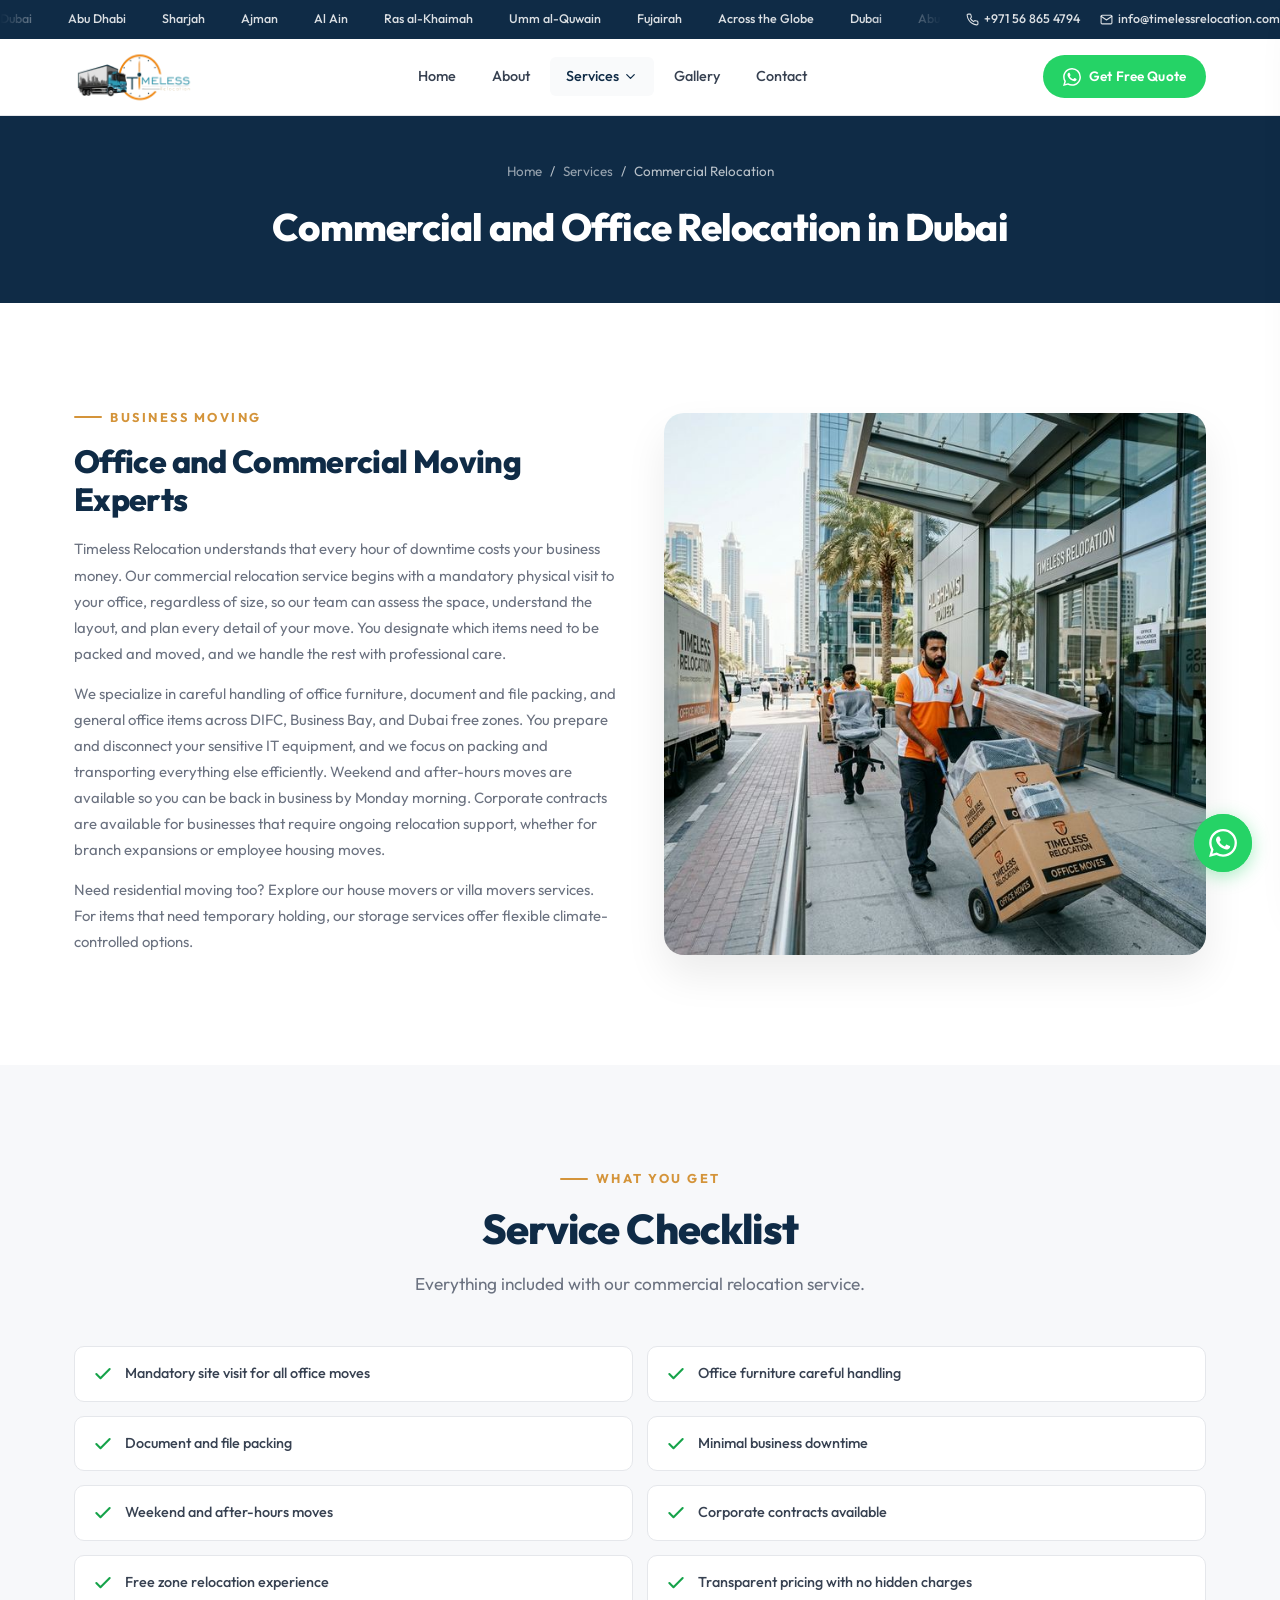
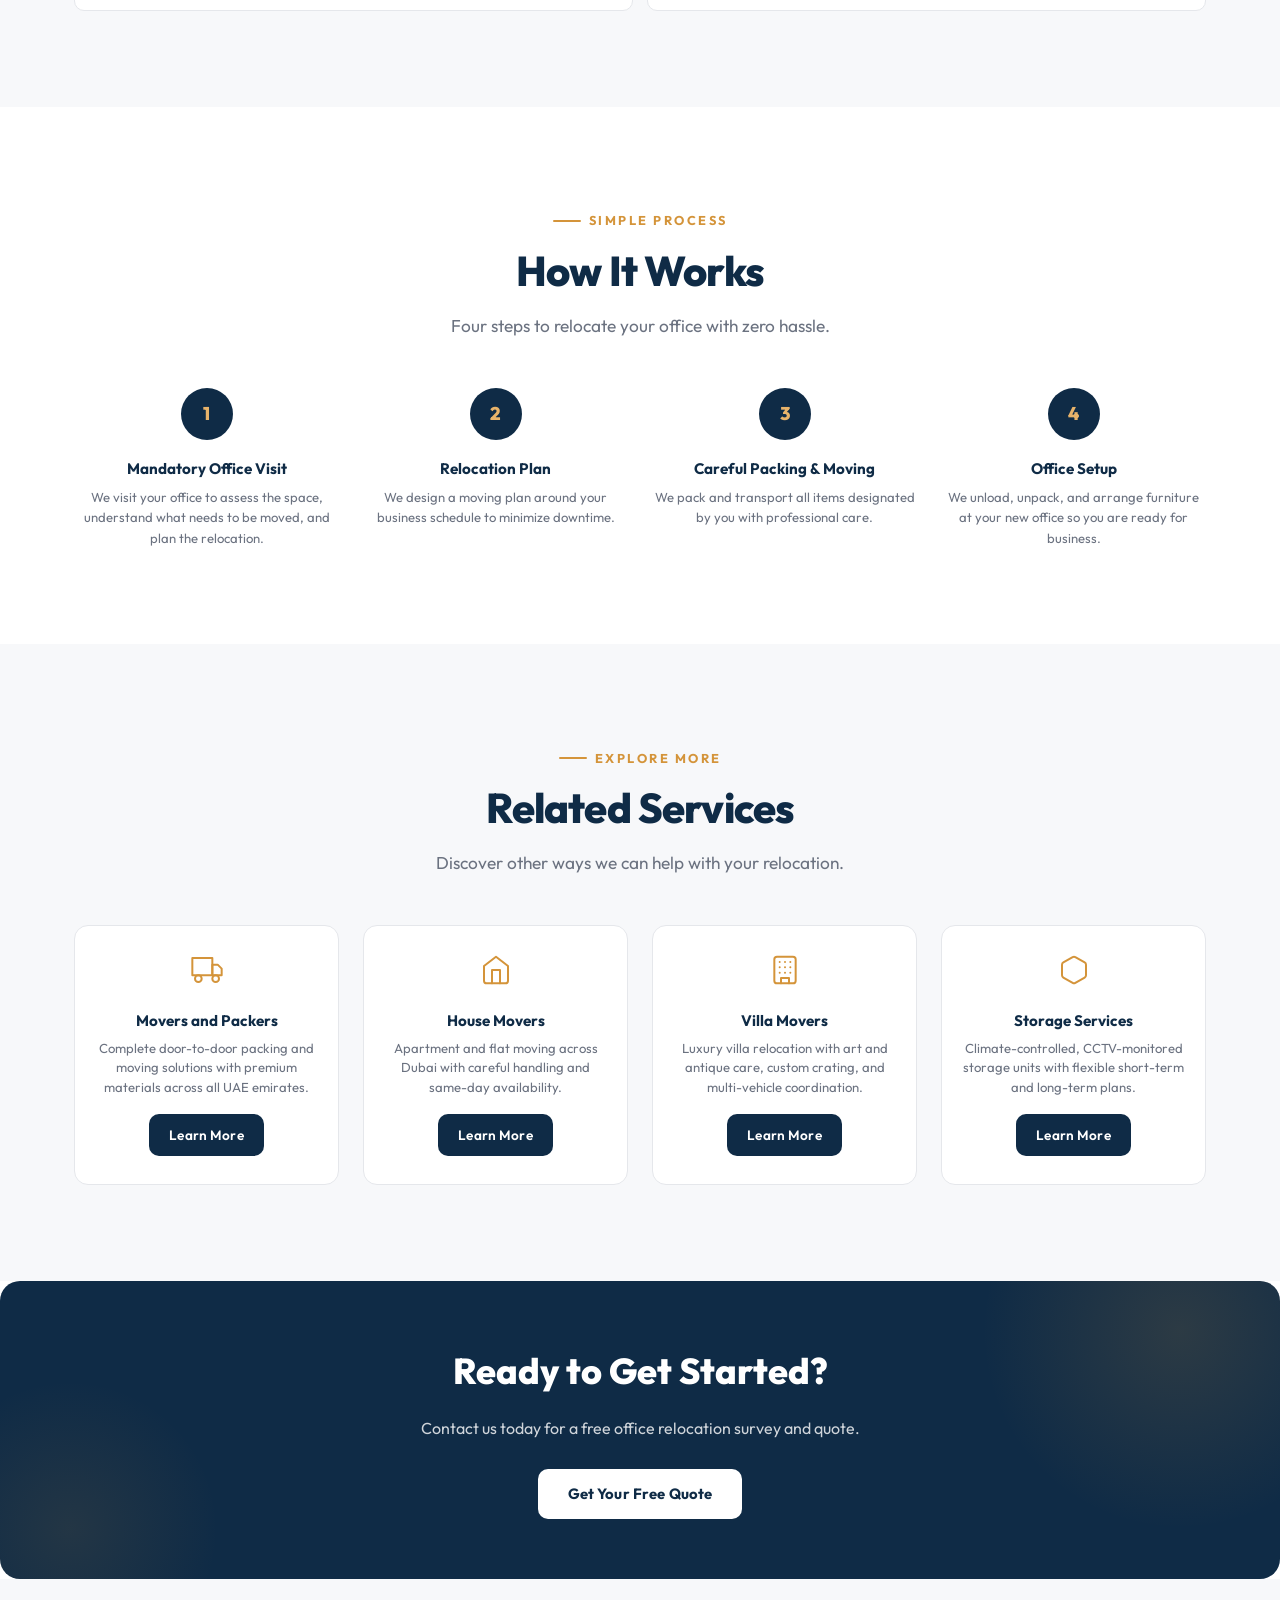
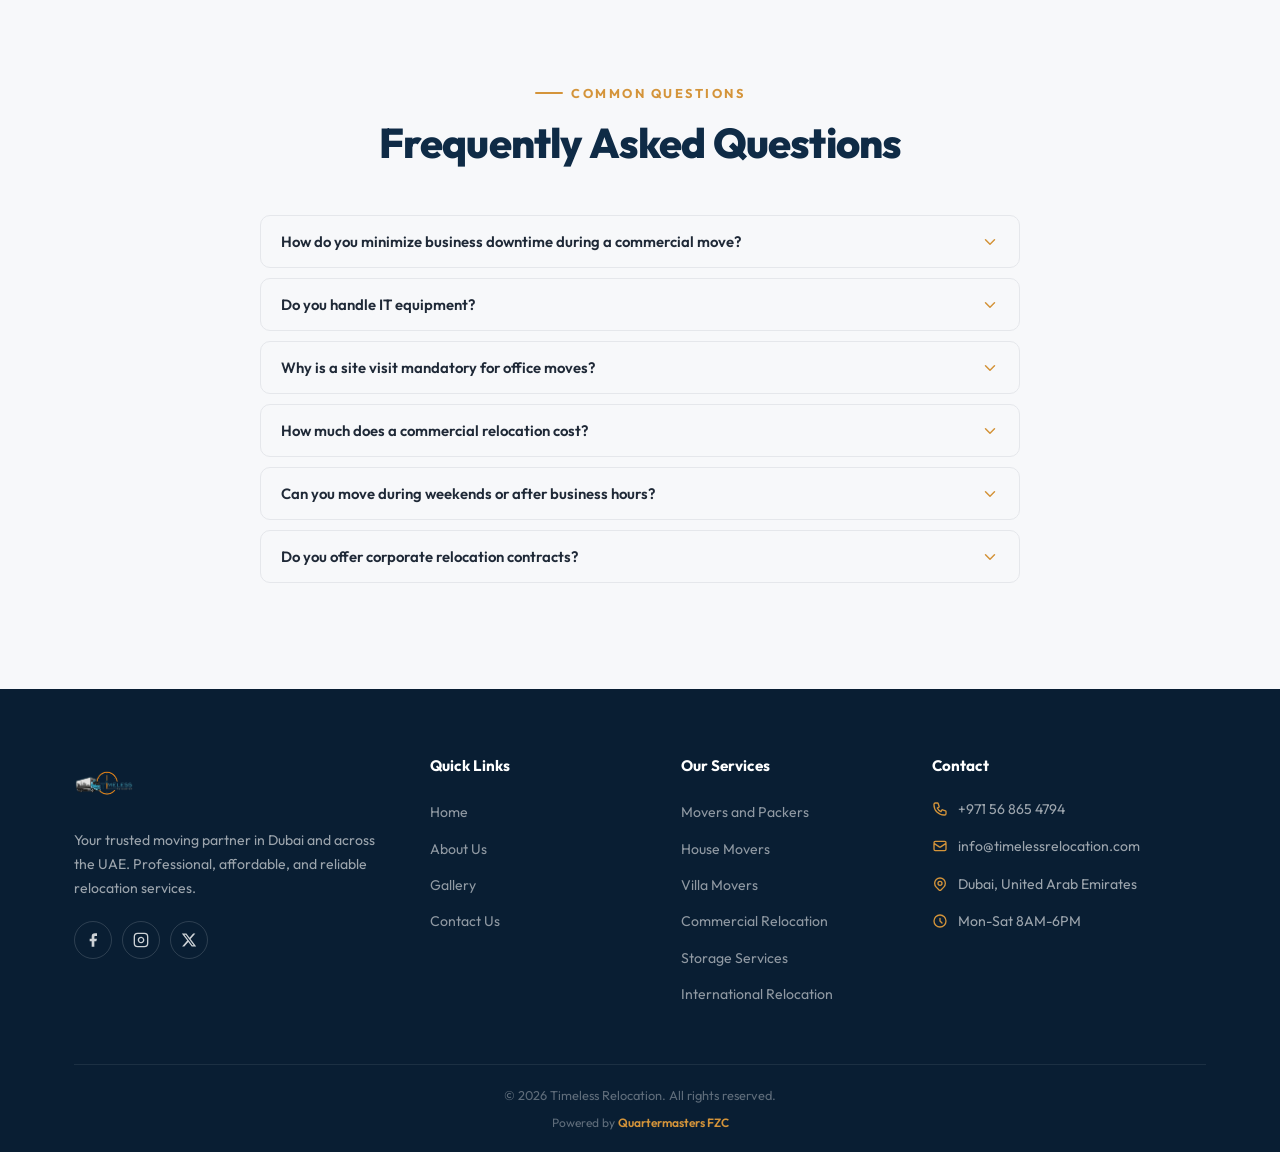
<file: services/commercial-relocation.html>
<!DOCTYPE html>
<html lang="en">
<head>
  <meta charset="UTF-8">
  <meta name="viewport" content="width=device-width, initial-scale=1.0">
  <title>Commercial Relocation in Dubai | Timeless Relocation</title>
  <meta name="description" content="Professional commercial and office relocation in Dubai. Mandatory site visits, careful furniture handling, document packing, minimal downtime, and weekend moves across DIFC, Business Bay, and free zones.">
  <meta name="keywords" content="commercial relocation dubai, office movers dubai, business moving dubai, corporate relocation uae">
  <meta name="robots" content="index, follow">
  <link rel="canonical" href="https://www.timelessrelocation.com/services/commercial-relocation.html">
  <link rel="icon" href="../images/Timeless_Logo.png" type="image/png">

  <!-- Open Graph -->
  <meta property="og:title" content="Commercial Relocation in Dubai | Timeless Relocation">
  <meta property="og:description" content="Professional commercial and office relocation in Dubai with minimal downtime, mandatory site visits, and careful office furniture handling.">
  <meta property="og:type" content="website">
  <meta property="og:url" content="https://www.timelessrelocation.com/services/commercial-relocation.html">
  <meta property="og:image" content="https://www.timelessrelocation.com/images/commercial-relocation.png">
  <meta property="og:site_name" content="Timeless Relocation">
  <meta property="og:locale" content="en_AE">

  <!-- Twitter Card -->
  <meta name="twitter:card" content="summary_large_image">
  <meta name="twitter:title" content="Commercial Relocation in Dubai | Timeless Relocation">
  <meta name="twitter:description" content="Professional commercial and office relocation in Dubai with minimal downtime, mandatory site visits, and careful office furniture handling.">
  <meta name="twitter:image" content="https://www.timelessrelocation.com/images/commercial-relocation.png">

  <!-- Google Fonts -->
  <link rel="preconnect" href="https://fonts.googleapis.com">
  <link rel="preconnect" href="https://fonts.gstatic.com" crossorigin>
  <link href="https://fonts.googleapis.com/css2?family=Outfit:wght@300;400;500;600;700;800&display=swap" rel="stylesheet">
  <link rel="stylesheet" href="../css/style.css?v=2.0">

  <!-- JSON-LD: Service -->
  <script type="application/ld+json">
  {
    "@context": "https://schema.org",
    "@type": "Service",
    "serviceType": "Commercial Relocation",
    "name": "Commercial and Office Relocation in Dubai",
    "provider": {
      "@type": "MovingCompany",
      "name": "Timeless Relocation",
      "telephone": "+971568654794",
      "email": "info@timelessrelocation.com",
      "url": "https://www.timelessrelocation.com",
      "areaServed": ["Dubai","Abu Dhabi","Sharjah","Ajman","Al Ain","Ras al-Khaimah","Umm al-Quwain","Fujairah"]
    },
    "areaServed": {"@type": "City", "name": "Dubai"},
    "description": "Professional office and commercial relocation services in Dubai including mandatory site visits, careful furniture handling, document packing, minimal downtime planning, and corporate contracts."
  }
  </script>

  <!-- JSON-LD: BreadcrumbList -->
  <script type="application/ld+json">
  {
    "@context": "https://schema.org",
    "@type": "BreadcrumbList",
    "itemListElement": [
      {"@type": "ListItem", "position": 1, "name": "Home", "item": "https://www.timelessrelocation.com/"},
      {"@type": "ListItem", "position": 2, "name": "Services", "item": "https://www.timelessrelocation.com/#services"},
      {"@type": "ListItem", "position": 3, "name": "Commercial Relocation", "item": "https://www.timelessrelocation.com/services/commercial-relocation.html"}
    ]
  }
  </script>

  <!-- JSON-LD: HowTo -->
  <script type="application/ld+json">
  {
    "@context": "https://schema.org",
    "@type": "HowTo",
    "name": "How to Relocate Your Office in Dubai with Timeless Relocation",
    "description": "A 4-step process for a smooth commercial relocation with minimal business disruption.",
    "step": [
      {"@type": "HowToStep", "position": 1, "name": "Mandatory Office Visit", "text": "We visit your office to assess the space, understand what needs to be moved, and plan the relocation."},
      {"@type": "HowToStep", "position": 2, "name": "Relocation Plan", "text": "We design a moving plan around your business schedule to minimize downtime."},
      {"@type": "HowToStep", "position": 3, "name": "Careful Packing & Moving", "text": "We pack and transport all items designated by you with professional care."},
      {"@type": "HowToStep", "position": 4, "name": "Office Setup", "text": "We unload, unpack, and arrange furniture at your new office so you are ready for business."}
    ]
  }
  </script>

  <!-- JSON-LD: FAQPage -->
  <script type="application/ld+json">
  {
    "@context": "https://schema.org",
    "@type": "FAQPage",
    "mainEntity": [
      {
        "@type": "Question",
        "name": "How do you minimize business downtime during a commercial move?",
        "acceptedAnswer": {"@type": "Answer", "text": "We offer weekend and after-hours moves, phased relocation plans, and dedicated project management. Our goal is to have your team back at work with minimal disruption, often by the next business day."}
      },
      {
        "@type": "Question",
        "name": "Do you handle IT equipment?",
        "acceptedAnswer": {"@type": "Answer", "text": "No. We focus on office furniture, documents, and general office items. You prepare and disconnect your IT equipment, and we handle the rest of the move with professional care."}
      },
      {
        "@type": "Question",
        "name": "Why is a site visit mandatory for office moves?",
        "acceptedAnswer": {"@type": "Answer", "text": "Office spaces have complex layouts. A mandatory site visit allows us to plan logistics carefully, understand the layout, and ensure a smooth, efficient relocation with no surprises on moving day."}
      },
      {
        "@type": "Question",
        "name": "How much does a commercial relocation cost?",
        "acceptedAnswer": {"@type": "Answer", "text": "Costs depend on the size of your office, the volume of furniture and items, and any special requirements. We provide a free mandatory office visit and a detailed, transparent quote before any work begins."}
      },
      {
        "@type": "Question",
        "name": "Can you move during weekends or after business hours?",
        "acceptedAnswer": {"@type": "Answer", "text": "Absolutely. We specialize in weekend and after-hours office moves to ensure zero disruption to your daily operations. Our team can work overnight if needed to meet tight deadlines."}
      },
      {
        "@type": "Question",
        "name": "Do you offer corporate relocation contracts?",
        "acceptedAnswer": {"@type": "Answer", "text": "Yes, we offer corporate contracts for businesses that need regular relocation support, whether for office expansions, branch moves, or employee housing relocations. Contact us to discuss a tailored agreement."}
      }
    ]
  }
  </script>
<!-- Google Analytics -->
<script async src="https://www.googletagmanager.com/gtag/js?id=G-512KW6Q248"></script>
<script>
  window.dataLayer = window.dataLayer || [];
  function gtag(){dataLayer.push(arguments);}
  gtag('js', new Date());
  gtag('config', 'G-512KW6Q248');
</script>
</head>
<body>

  <!-- ===== Topbar ===== -->
  <div class="topbar">
    <div class="topbar-inner">
      <div class="topbar-marquee">
        <div class="topbar-track">
          <span>Dubai</span><span>Abu Dhabi</span><span>Sharjah</span><span>Ajman</span><span>Al Ain</span><span>Ras al-Khaimah</span><span>Umm al-Quwain</span><span>Fujairah</span><span>Across the Globe</span>
          <span>Dubai</span><span>Abu Dhabi</span><span>Sharjah</span><span>Ajman</span><span>Al Ain</span><span>Ras al-Khaimah</span><span>Umm al-Quwain</span><span>Fujairah</span><span>Across the Globe</span>
        </div>
      </div>
      <div class="topbar-right">
        <a href="tel:+971568654794">
          <svg width="14" height="14" viewBox="0 0 24 24" fill="none" stroke="currentColor" stroke-width="2" stroke-linecap="round" stroke-linejoin="round"><path d="M22 16.92v3a2 2 0 0 1-2.18 2 19.79 19.79 0 0 1-8.63-3.07 19.5 19.5 0 0 1-6-6 19.79 19.79 0 0 1-3.07-8.67A2 2 0 0 1 4.11 2h3a2 2 0 0 1 2 1.72c.127.96.361 1.903.7 2.81a2 2 0 0 1-.45 2.11L8.09 9.91a16 16 0 0 0 6 6l1.27-1.27a2 2 0 0 1 2.11-.45c.907.339 1.85.573 2.81.7A2 2 0 0 1 22 16.92z"/></svg>
          +971 56 865 4794
        </a>
        <a href="mailto:info@timelessrelocation.com">
          <svg width="14" height="14" viewBox="0 0 24 24" fill="none" stroke="currentColor" stroke-width="2" stroke-linecap="round" stroke-linejoin="round"><path d="M4 4h16c1.1 0 2 .9 2 2v12c0 1.1-.9 2-2 2H4c-1.1 0-2-.9-2-2V6c0-1.1.9-2 2-2z"/><polyline points="22,6 12,13 2,6"/></svg>
          info@timelessrelocation.com
        </a>
      </div>
    </div>
  </div>

  <!-- ===== Navbar ===== -->
  <nav class="navbar">
    <div class="nav-inner container">
      <a href="../index.html" class="nav-logo">
        <img src="../images/Timeless_Logo.png" alt="Timeless Relocation Logo" width="130" height="54" style="object-fit: contain;">

      </a>

      <div class="nav-links">
        <a href="../index.html" class="nav-link">Home</a>
        <a href="../about.html" class="nav-link">About</a>
        <div class="nav-dropdown">
          <a href="#" class="nav-link active">
            Services
            <svg width="12" height="12" viewBox="0 0 24 24" fill="none" stroke="currentColor" stroke-width="2" stroke-linecap="round" stroke-linejoin="round"><polyline points="6 9 12 15 18 9"/></svg>
          </a>
          <div class="dropdown-panel">
            <a href="./movers-and-packers.html" class="svc-link">Movers and Packers</a>
            <a href="./house-movers.html" class="svc-link">House Movers</a>
            <a href="./villa-movers.html" class="svc-link">Villa Movers</a>
            <a href="./commercial-relocation.html" class="svc-link">Commercial Relocation</a>
            <a href="./storage-services.html" class="svc-link">Storage Services</a>
            <a href="./international-relocation.html" class="svc-link">International Relocation</a>
          </div>
        </div>
        <a href="../gallery.html" class="nav-link">Gallery</a>
        <a href="../contact.html" class="nav-link">Contact</a>
      </div>

      <div class="nav-cta">
        <a href="https://wa.me/971568654794?text=Hello!%20I%20need%20a%20free%20moving%20quote." class="btn btn--whatsapp btn--sm" target="_blank" rel="noopener">
          <svg width="18" height="18" viewBox="0 0 24 24" fill="currentColor"><path d="M17.472 14.382c-.297-.149-1.758-.867-2.03-.967-.273-.099-.471-.148-.67.15-.197.297-.767.966-.94 1.164-.173.199-.347.223-.644.075-.297-.15-1.255-.463-2.39-1.475-.883-.788-1.48-1.761-1.653-2.059-.173-.297-.018-.458.13-.606.134-.133.298-.347.446-.52.149-.174.198-.298.298-.497.099-.198.05-.371-.025-.52-.075-.149-.669-1.612-.916-2.207-.242-.579-.487-.5-.669-.51-.173-.008-.371-.01-.57-.01-.198 0-.52.074-.792.372-.272.297-1.04 1.016-1.04 2.479 0 1.462 1.065 2.875 1.213 3.074.149.198 2.096 3.2 5.077 4.487.709.306 1.262.489 1.694.625.712.227 1.36.195 1.871.118.571-.085 1.758-.719 2.006-1.413.248-.694.248-1.289.173-1.413-.074-.124-.272-.198-.57-.347m-5.421 7.403h-.004a9.87 9.87 0 0 1-5.031-1.378l-.361-.214-3.741.982.998-3.648-.235-.374a9.86 9.86 0 0 1-1.51-5.26c.001-5.45 4.436-9.884 9.888-9.884 2.64 0 5.122 1.03 6.988 2.898a9.825 9.825 0 0 1 2.893 6.994c-.003 5.45-4.437 9.884-9.885 9.884m8.413-18.297A11.815 11.815 0 0 0 12.05 0C5.495 0 .16 5.335.157 11.892c0 2.096.547 4.142 1.588 5.945L.057 24l6.305-1.654a11.882 11.882 0 0 0 5.683 1.448h.005c6.554 0 11.89-5.335 11.893-11.893a11.821 11.821 0 0 0-3.48-8.413z"/></svg>
          Get Free Quote
        </a>
      </div>

      <button class="hamburger" aria-label="Open menu"><span></span><span></span><span></span>
        <svg viewBox="0 0 24 24" fill="none" stroke="currentColor" stroke-width="2" stroke-linecap="round" stroke-linejoin="round"><line x1="3" y1="6" x2="21" y2="6"/><line x1="3" y1="12" x2="21" y2="12"/><line x1="3" y1="18" x2="21" y2="18"/></svg>
      </button>
    </div>
  </nav>

  <!-- ===== Mobile Drawer ===== -->
  <div class="mobile-backdrop"></div>
  <div class="mobile-drawer">
    <div class="mobile-header">
      <a href="../index.html" class="nav-logo">
        <img src="../images/Timeless_Logo.png" alt="Timeless Relocation Logo" width="130" height="54" style="object-fit: contain;">

      </a>
      <button class="mobile-close" aria-label="Close menu">
        <svg viewBox="0 0 24 24" fill="none" stroke="currentColor" stroke-width="2" stroke-linecap="round" stroke-linejoin="round"><line x1="18" y1="6" x2="6" y2="18"/><line x1="6" y1="6" x2="18" y2="18"/></svg>
      </button>
    </div>
    <div class="mobile-nav">
      <a href="../index.html" class="mobile-link">Home</a>
      <a href="../about.html" class="mobile-link">About</a>
      <button class="mobile-dd-toggle">
        Services
        <svg width="16" height="16" viewBox="0 0 24 24" fill="none" stroke="currentColor" stroke-width="2" stroke-linecap="round" stroke-linejoin="round"><polyline points="6 9 12 15 18 9"/></svg>
      </button>
      <div class="mobile-dd-list">
        <a href="./movers-and-packers.html" class="mobile-link">Movers and Packers</a>
        <a href="./house-movers.html" class="mobile-link">House Movers</a>
        <a href="./villa-movers.html" class="mobile-link">Villa Movers</a>
        <a href="./commercial-relocation.html" class="mobile-link">Commercial Relocation</a>
        <a href="./storage-services.html" class="mobile-link">Storage Services</a>
        <a href="./international-relocation.html" class="mobile-link">International Relocation</a>
      </div>
      <a href="../gallery.html" class="mobile-link">Gallery</a>
      <a href="../contact.html" class="mobile-link">Contact</a>
    </div>
    <div class="mobile-cta">
      <a href="https://wa.me/971568654794?text=Hello!%20I%20need%20a%20free%20moving%20quote." class="btn btn--whatsapp" target="_blank" rel="noopener">Get Free Quote</a>
    </div>
  </div>

  <main>

  <!-- ===== Page Hero ===== -->
  <section class="page-hero">
    <div class="container">
      <nav class="breadcrumb" aria-label="Breadcrumb">
        <a href="../index.html">Home</a>
        <span>/</span>
        <a href="../index.html#services">Services</a>
        <span>/</span>
        <span>Commercial Relocation</span>
      </nav>
      <h1>Commercial and Office Relocation in Dubai</h1>
    </div>
  </section>

  <!-- ===== Service Detail ===== -->
  <section class="section">
    <div class="container">
      <div class="svc-detail-grid">
        <div class="svc-detail-text reveal reveal-left">
          <span class="section-eyebrow">Business Moving</span>
          <h2 class="section-heading">Office and Commercial Moving Experts</h2>
          <p>Timeless Relocation understands that every hour of downtime costs your business money. Our commercial relocation service begins with a mandatory physical visit to your office, regardless of size, so our team can assess the space, understand the layout, and plan every detail of your move. You designate which items need to be packed and moved, and we handle the rest with professional care.</p>
          <p>We specialize in careful handling of office furniture, document and file packing, and general office items across DIFC, Business Bay, and Dubai free zones. You prepare and disconnect your sensitive IT equipment, and we focus on packing and transporting everything else efficiently. Weekend and after-hours moves are available so you can be back in business by Monday morning. Corporate contracts are available for businesses that require ongoing relocation support, whether for branch expansions or employee housing moves.</p>
          <p>Need residential moving too? Explore our <a href="./house-movers.html">house movers</a> or <a href="./villa-movers.html">villa movers</a> services. For items that need temporary holding, our <a href="./storage-services.html">storage services</a> offer flexible climate-controlled options.</p>
        </div>
        <div class="svc-detail-img reveal reveal-right">
          <img src="../images/commercial-relocation.png" alt="Commercial office relocation team carefully packing office furniture in Dubai" width="600" height="400" loading="lazy">
        </div>
      </div>
    </div>
  </section>

  <!-- ===== Checklist ===== -->
  <section class="section section--gray">
    <div class="container">
      <div class="text-center reveal">
        <span class="section-eyebrow">What You Get</span>
        <h2 class="section-heading">Service Checklist</h2>
        <p class="section-sub">Everything included with our commercial relocation service.</p>
      </div>
      <div class="check-grid">
        <div class="check-item reveal">
          <svg width="24" height="24" viewBox="0 0 24 24" fill="none" stroke="#16a34a" stroke-width="2.5" stroke-linecap="round" stroke-linejoin="round"><polyline points="20 6 9 17 4 12"/></svg>
          Mandatory site visit for all office moves
        </div>
        <div class="check-item reveal">
          <svg width="24" height="24" viewBox="0 0 24 24" fill="none" stroke="#16a34a" stroke-width="2.5" stroke-linecap="round" stroke-linejoin="round"><polyline points="20 6 9 17 4 12"/></svg>
          Office furniture careful handling
        </div>
        <div class="check-item reveal">
          <svg width="24" height="24" viewBox="0 0 24 24" fill="none" stroke="#16a34a" stroke-width="2.5" stroke-linecap="round" stroke-linejoin="round"><polyline points="20 6 9 17 4 12"/></svg>
          Document and file packing
        </div>
        <div class="check-item reveal">
          <svg width="24" height="24" viewBox="0 0 24 24" fill="none" stroke="#16a34a" stroke-width="2.5" stroke-linecap="round" stroke-linejoin="round"><polyline points="20 6 9 17 4 12"/></svg>
          Minimal business downtime
        </div>
        <div class="check-item reveal">
          <svg width="24" height="24" viewBox="0 0 24 24" fill="none" stroke="#16a34a" stroke-width="2.5" stroke-linecap="round" stroke-linejoin="round"><polyline points="20 6 9 17 4 12"/></svg>
          Weekend and after-hours moves
        </div>
        <div class="check-item reveal">
          <svg width="24" height="24" viewBox="0 0 24 24" fill="none" stroke="#16a34a" stroke-width="2.5" stroke-linecap="round" stroke-linejoin="round"><polyline points="20 6 9 17 4 12"/></svg>
          Corporate contracts available
        </div>
        <div class="check-item reveal">
          <svg width="24" height="24" viewBox="0 0 24 24" fill="none" stroke="#16a34a" stroke-width="2.5" stroke-linecap="round" stroke-linejoin="round"><polyline points="20 6 9 17 4 12"/></svg>
          Free zone relocation experience
        </div>
        <div class="check-item reveal">
          <svg width="24" height="24" viewBox="0 0 24 24" fill="none" stroke="#16a34a" stroke-width="2.5" stroke-linecap="round" stroke-linejoin="round"><polyline points="20 6 9 17 4 12"/></svg>
          Transparent pricing with no hidden charges
        </div>
      </div>
    </div>
  </section>

  <!-- ===== Process ===== -->
  <section class="section">
    <div class="container">
      <div class="text-center reveal">
        <span class="section-eyebrow">Simple Process</span>
        <h2 class="section-heading">How It Works</h2>
        <p class="section-sub">Four steps to relocate your office with zero hassle.</p>
      </div>
      <div class="process-row">
        <div class="proc-step reveal">
          <div class="proc-num">1</div>
          <h3>Mandatory Office Visit</h3>
          <p>We visit your office to assess the space, understand what needs to be moved, and plan the relocation.</p>
        </div>
        <div class="proc-step reveal">
          <div class="proc-num">2</div>
          <h3>Relocation Plan</h3>
          <p>We design a moving plan around your business schedule to minimize downtime.</p>
        </div>
        <div class="proc-step reveal">
          <div class="proc-num">3</div>
          <h3>Careful Packing & Moving</h3>
          <p>We pack and transport all items designated by you with professional care.</p>
        </div>
        <div class="proc-step reveal">
          <div class="proc-num">4</div>
          <h3>Office Setup</h3>
          <p>We unload, unpack, and arrange furniture at your new office so you are ready for business.</p>
        </div>
      </div>
    </div>
  </section>

  <!-- ===== Related Services ===== -->
  <section class="section section--gray">
    <div class="container">
      <div class="text-center reveal">
        <span class="section-eyebrow">Explore More</span>
        <h2 class="section-heading">Related Services</h2>
        <p class="section-sub">Discover other ways we can help with your relocation.</p>
      </div>
      <div class="related-grid">
        <div class="rel-card reveal">
          <svg width="40" height="40" viewBox="0 0 24 24" fill="none" stroke="currentColor" stroke-width="1.5" stroke-linecap="round" stroke-linejoin="round"><rect x="1" y="3" width="15" height="13"/><polygon points="16 8 20 8 23 11 23 16 16 16 16 8"/><circle cx="5.5" cy="18.5" r="2.5"/><circle cx="18.5" cy="18.5" r="2.5"/></svg>
          <h3>Movers and Packers</h3>
          <p>Complete door-to-door packing and moving solutions with premium materials across all UAE emirates.</p>
          <a href="./movers-and-packers.html" class="btn btn--sm btn--primary">Learn More</a>
        </div>
        <div class="rel-card reveal">
          <svg width="40" height="40" viewBox="0 0 24 24" fill="none" stroke="currentColor" stroke-width="1.5" stroke-linecap="round" stroke-linejoin="round"><path d="M3 9l9-7 9 7v11a2 2 0 0 1-2 2H5a2 2 0 0 1-2-2z"/><polyline points="9 22 9 12 15 12 15 22"/></svg>
          <h3>House Movers</h3>
          <p>Apartment and flat moving across Dubai with careful handling and same-day availability.</p>
          <a href="./house-movers.html" class="btn btn--sm btn--primary">Learn More</a>
        </div>
        <div class="rel-card reveal">
          <svg width="40" height="40" viewBox="0 0 24 24" fill="none" stroke="currentColor" stroke-width="1.5" stroke-linecap="round" stroke-linejoin="round"><rect x="4" y="2" width="16" height="20" rx="2" ry="2"/><path d="M9 22v-4h6v4"/><path d="M8 6h.01"/><path d="M16 6h.01"/><path d="M12 6h.01"/><path d="M12 10h.01"/><path d="M12 14h.01"/><path d="M16 10h.01"/><path d="M16 14h.01"/><path d="M8 10h.01"/><path d="M8 14h.01"/></svg>
          <h3>Villa Movers</h3>
          <p>Luxury villa relocation with art and antique care, custom crating, and multi-vehicle coordination.</p>
          <a href="./villa-movers.html" class="btn btn--sm btn--primary">Learn More</a>
        </div>
        <div class="rel-card reveal">
          <svg width="40" height="40" viewBox="0 0 24 24" fill="none" stroke="currentColor" stroke-width="1.5" stroke-linecap="round" stroke-linejoin="round"><path d="M21 16V8a2 2 0 0 0-1-1.73l-7-4a2 2 0 0 0-2 0l-7 4A2 2 0 0 0 3 8v8a2 2 0 0 0 1 1.73l7 4a2 2 0 0 0 2 0l7-4A2 2 0 0 0 21 16z"/></svg>
          <h3>Storage Services</h3>
          <p>Climate-controlled, CCTV-monitored storage units with flexible short-term and long-term plans.</p>
          <a href="./storage-services.html" class="btn btn--sm btn--primary">Learn More</a>
        </div>
      </div>
    </div>
  </section>

  <!-- ===== CTA Banner ===== -->
  <section class="cta-banner">
    <div class="container text-center">
      <h2>Ready to Get Started?</h2>
      <p>Contact us today for a free office relocation survey and quote.</p>
      <a href="../contact.html" class="btn btn--white">Get Your Free Quote</a>
    </div>
  </section>

  <!-- ===== FAQ ===== -->
  <section class="section section--gray">
    <div class="container">
      <div class="text-center reveal">
        <span class="section-eyebrow">Common Questions</span>
        <h2 class="section-heading">Frequently Asked Questions</h2>
      </div>
      <div class="faq-list">
        <div class="faq-item reveal">
          <button class="faq-q">
            How do you minimize business downtime during a commercial move?
            <svg width="20" height="20" viewBox="0 0 24 24" fill="none" stroke="currentColor" stroke-width="2" stroke-linecap="round" stroke-linejoin="round"><polyline points="6 9 12 15 18 9"/></svg>
          </button>
          <div class="faq-a">
            <div class="faq-a-inner">
              <p>We offer weekend and after-hours moves, phased relocation plans, and dedicated project management. Our goal is to have your team back at work with minimal disruption, often by the next business day.</p>
            </div>
          </div>
        </div>
        <div class="faq-item reveal">
          <button class="faq-q">
            Do you handle IT equipment?
            <svg width="20" height="20" viewBox="0 0 24 24" fill="none" stroke="currentColor" stroke-width="2" stroke-linecap="round" stroke-linejoin="round"><polyline points="6 9 12 15 18 9"/></svg>
          </button>
          <div class="faq-a">
            <div class="faq-a-inner">
              <p>No. We focus on office furniture, documents, and general office items. You prepare and disconnect your IT equipment, and we handle the rest of the move with professional care.</p>
            </div>
          </div>
        </div>
        <div class="faq-item reveal">
          <button class="faq-q">
            Why is a site visit mandatory for office moves?
            <svg width="20" height="20" viewBox="0 0 24 24" fill="none" stroke="currentColor" stroke-width="2" stroke-linecap="round" stroke-linejoin="round"><polyline points="6 9 12 15 18 9"/></svg>
          </button>
          <div class="faq-a">
            <div class="faq-a-inner">
              <p>Office spaces have complex layouts. A mandatory site visit allows us to plan logistics carefully, understand the layout, and ensure a smooth, efficient relocation with no surprises on moving day.</p>
            </div>
          </div>
        </div>
        <div class="faq-item reveal">
          <button class="faq-q">
            How much does a commercial relocation cost?
            <svg width="20" height="20" viewBox="0 0 24 24" fill="none" stroke="currentColor" stroke-width="2" stroke-linecap="round" stroke-linejoin="round"><polyline points="6 9 12 15 18 9"/></svg>
          </button>
          <div class="faq-a">
            <div class="faq-a-inner">
              <p>Costs depend on the size of your office, the volume of furniture and items, and any special requirements. We provide a free mandatory office visit and a detailed, transparent quote before any work begins.</p>
            </div>
          </div>
        </div>
        <div class="faq-item reveal">
          <button class="faq-q">
            Can you move during weekends or after business hours?
            <svg width="20" height="20" viewBox="0 0 24 24" fill="none" stroke="currentColor" stroke-width="2" stroke-linecap="round" stroke-linejoin="round"><polyline points="6 9 12 15 18 9"/></svg>
          </button>
          <div class="faq-a">
            <div class="faq-a-inner">
              <p>Absolutely. We specialize in weekend and after-hours office moves to ensure zero disruption to your daily operations. Our team can work overnight if needed to meet tight deadlines.</p>
            </div>
          </div>
        </div>
        <div class="faq-item reveal">
          <button class="faq-q">
            Do you offer corporate relocation contracts?
            <svg width="20" height="20" viewBox="0 0 24 24" fill="none" stroke="currentColor" stroke-width="2" stroke-linecap="round" stroke-linejoin="round"><polyline points="6 9 12 15 18 9"/></svg>
          </button>
          <div class="faq-a">
            <div class="faq-a-inner">
              <p>Yes, we offer corporate contracts for businesses that need regular relocation support, whether for office expansions, branch moves, or employee housing relocations. Contact us to discuss a tailored agreement.</p>
            </div>
          </div>
        </div>
      </div>
    </div>
  </section>

  </main>

  <!-- ===== Footer ===== -->
<footer class="footer">
  <div class="container">
    <div class="footer-grid">
      <div class="footer-brand">
        <a href="../index.html" aria-label="Timeless Relocation Home">
          <img src="../images/Timeless_Logo.png" alt="Timeless Relocation" width="140" height="42">
        </a>
        <p>Your trusted moving partner in Dubai and across the UAE. Professional, affordable, and reliable relocation services.</p>
        <div class="footer-social">
          <a href="#" aria-label="Facebook"><svg xmlns="http://www.w3.org/2000/svg" width="16" height="16" viewBox="0 0 24 24" fill="currentColor"><path d="M18 2h-3a5 5 0 00-5 5v3H7v4h3v8h4v-8h3l1-4h-4V7a1 1 0 011-1h3z"/></svg></a>
          <a href="#" aria-label="Instagram"><svg xmlns="http://www.w3.org/2000/svg" width="16" height="16" viewBox="0 0 24 24" fill="none" stroke="currentColor" stroke-width="2"><rect x="2" y="2" width="20" height="20" rx="5" ry="5"/><path d="M16 11.37A4 4 0 1112.63 8 4 4 0 0116 11.37z"/><line x1="17.5" y1="6.5" x2="17.51" y2="6.5"/></svg></a>
          <a href="#" aria-label="X"><svg xmlns="http://www.w3.org/2000/svg" width="16" height="16" viewBox="0 0 24 24" fill="currentColor"><path d="M18.244 2.25h3.308l-7.227 8.26 8.502 11.24H16.17l-5.214-6.817L4.99 21.75H1.68l7.73-8.835L1.254 2.25H8.08l4.713 6.231zm-1.161 17.52h1.833L7.084 4.126H5.117z"/></svg></a>
        </div>
      </div>
      <div class="footer-col">
        <h4>Quick Links</h4>
        <ul>
          <li><a href="../index.html">Home</a></li>
          <li><a href="../about.html">About Us</a></li>
          <li><a href="../gallery.html">Gallery</a></li>
          <li><a href="../contact.html">Contact Us</a></li>
        </ul>
      </div>
      <div class="footer-col">
        <h4>Our Services</h4>
        <ul>
          <li><a href="./movers-and-packers.html">Movers and Packers</a></li>
          <li><a href="./house-movers.html">House Movers</a></li>
          <li><a href="./villa-movers.html">Villa Movers</a></li>
          <li><a href="./commercial-relocation.html">Commercial Relocation</a></li>
          <li><a href="./storage-services.html">Storage Services</a></li>
          <li><a href="./international-relocation.html">International Relocation</a></li>
        </ul>
      </div>
      <div class="footer-col">
        <h4>Contact</h4>
        <div class="footer-contact-row">
          <svg xmlns="http://www.w3.org/2000/svg" fill="none" viewBox="0 0 24 24" stroke="currentColor" stroke-width="2"><path stroke-linecap="round" stroke-linejoin="round" d="M3 5a2 2 0 012-2h3.28a1 1 0 01.948.684l1.498 4.493a1 1 0 01-.502 1.21l-2.257 1.13a11.042 11.042 0 005.516 5.516l1.13-2.257a1 1 0 011.21-.502l4.493 1.498a1 1 0 01.684.949V19a2 2 0 01-2 2h-1C9.716 21 3 14.284 3 6V5z"/></svg>
          <a href="tel:+971568654794">+971 56 865 4794</a>
        </div>
        <div class="footer-contact-row">
          <svg xmlns="http://www.w3.org/2000/svg" fill="none" viewBox="0 0 24 24" stroke="currentColor" stroke-width="2"><path stroke-linecap="round" stroke-linejoin="round" d="M3 8l7.89 5.26a2 2 0 002.22 0L21 8M5 19h14a2 2 0 002-2V7a2 2 0 00-2-2H5a2 2 0 00-2 2v10a2 2 0 002 2z"/></svg>
          <a href="mailto:info@timelessrelocation.com">info@timelessrelocation.com</a>
        </div>
        <div class="footer-contact-row">
          <svg xmlns="http://www.w3.org/2000/svg" fill="none" viewBox="0 0 24 24" stroke="currentColor" stroke-width="2"><path stroke-linecap="round" stroke-linejoin="round" d="M17.657 16.657L13.414 20.9a1.998 1.998 0 01-2.827 0l-4.244-4.243a8 8 0 1111.314 0z"/><path stroke-linecap="round" stroke-linejoin="round" d="M15 11a3 3 0 11-6 0 3 3 0 016 0z"/></svg>
          <span>Dubai, United Arab Emirates</span>
        </div>
        <div class="footer-contact-row">
          <svg xmlns="http://www.w3.org/2000/svg" fill="none" viewBox="0 0 24 24" stroke="currentColor" stroke-width="2"><path stroke-linecap="round" stroke-linejoin="round" d="M12 8v4l3 3m6-3a9 9 0 11-18 0 9 9 0 0118 0z"/></svg>
          <span>Mon-Sat 8AM-6PM</span>
        </div>
      </div>
    </div>
    <div class="footer-bottom">
      <p>&copy; 2026 Timeless Relocation. All rights reserved.</p>
      <p style="margin-top:6px;font-size:0.75rem;">Powered by <a href="mailto:hello@quartermasters.me" style="color:#d4943a;font-weight:600;">Quartermasters FZC</a></p>
    </div>
  </div>
</footer>

  <!-- ===== WhatsApp Float ===== -->
  <div class="wa-float"><a href="https://wa.me/971568654794" target="_blank" rel="noopener" aria-label="Chat on WhatsApp">
    <div class="wa-ring"></div>
    <svg viewBox="0 0 24 24" fill="currentColor"><path d="M17.472 14.382c-.297-.149-1.758-.867-2.03-.967-.273-.099-.471-.148-.67.15-.197.297-.767.966-.94 1.164-.173.199-.347.223-.644.075-.297-.15-1.255-.463-2.39-1.475-.883-.788-1.48-1.761-1.653-2.059-.173-.297-.018-.458.13-.606.134-.133.298-.347.446-.52.149-.174.198-.298.298-.497.099-.198.05-.371-.025-.52-.075-.149-.669-1.612-.916-2.207-.242-.579-.487-.5-.669-.51-.173-.008-.371-.01-.57-.01-.198 0-.52.074-.792.372-.272.297-1.04 1.016-1.04 2.479 0 1.462 1.065 2.875 1.213 3.074.149.198 2.096 3.2 5.077 4.487.709.306 1.262.489 1.694.625.712.227 1.36.195 1.871.118.571-.085 1.758-.719 2.006-1.413.248-.694.248-1.289.173-1.413-.074-.124-.272-.198-.57-.347m-5.421 7.403h-.004a9.87 9.87 0 0 1-5.031-1.378l-.361-.214-3.741.982.998-3.648-.235-.374a9.86 9.86 0 0 1-1.51-5.26c.001-5.45 4.436-9.884 9.888-9.884 2.64 0 5.122 1.03 6.988 2.898a9.825 9.825 0 0 1 2.893 6.994c-.003 5.45-4.437 9.884-9.885 9.884m8.413-18.297A11.815 11.815 0 0 0 12.05 0C5.495 0 .16 5.335.157 11.892c0 2.096.547 4.142 1.588 5.945L.057 24l6.305-1.654a11.882 11.882 0 0 0 5.683 1.448h.005c6.554 0 11.89-5.335 11.893-11.893a11.821 11.821 0 0 0-3.48-8.413z"/></svg>
    <span class="wa-tip">Chat with us</span>
  </a></div>

  <script src="../js/main.js" defer></script>
</body>
</html>
</file>
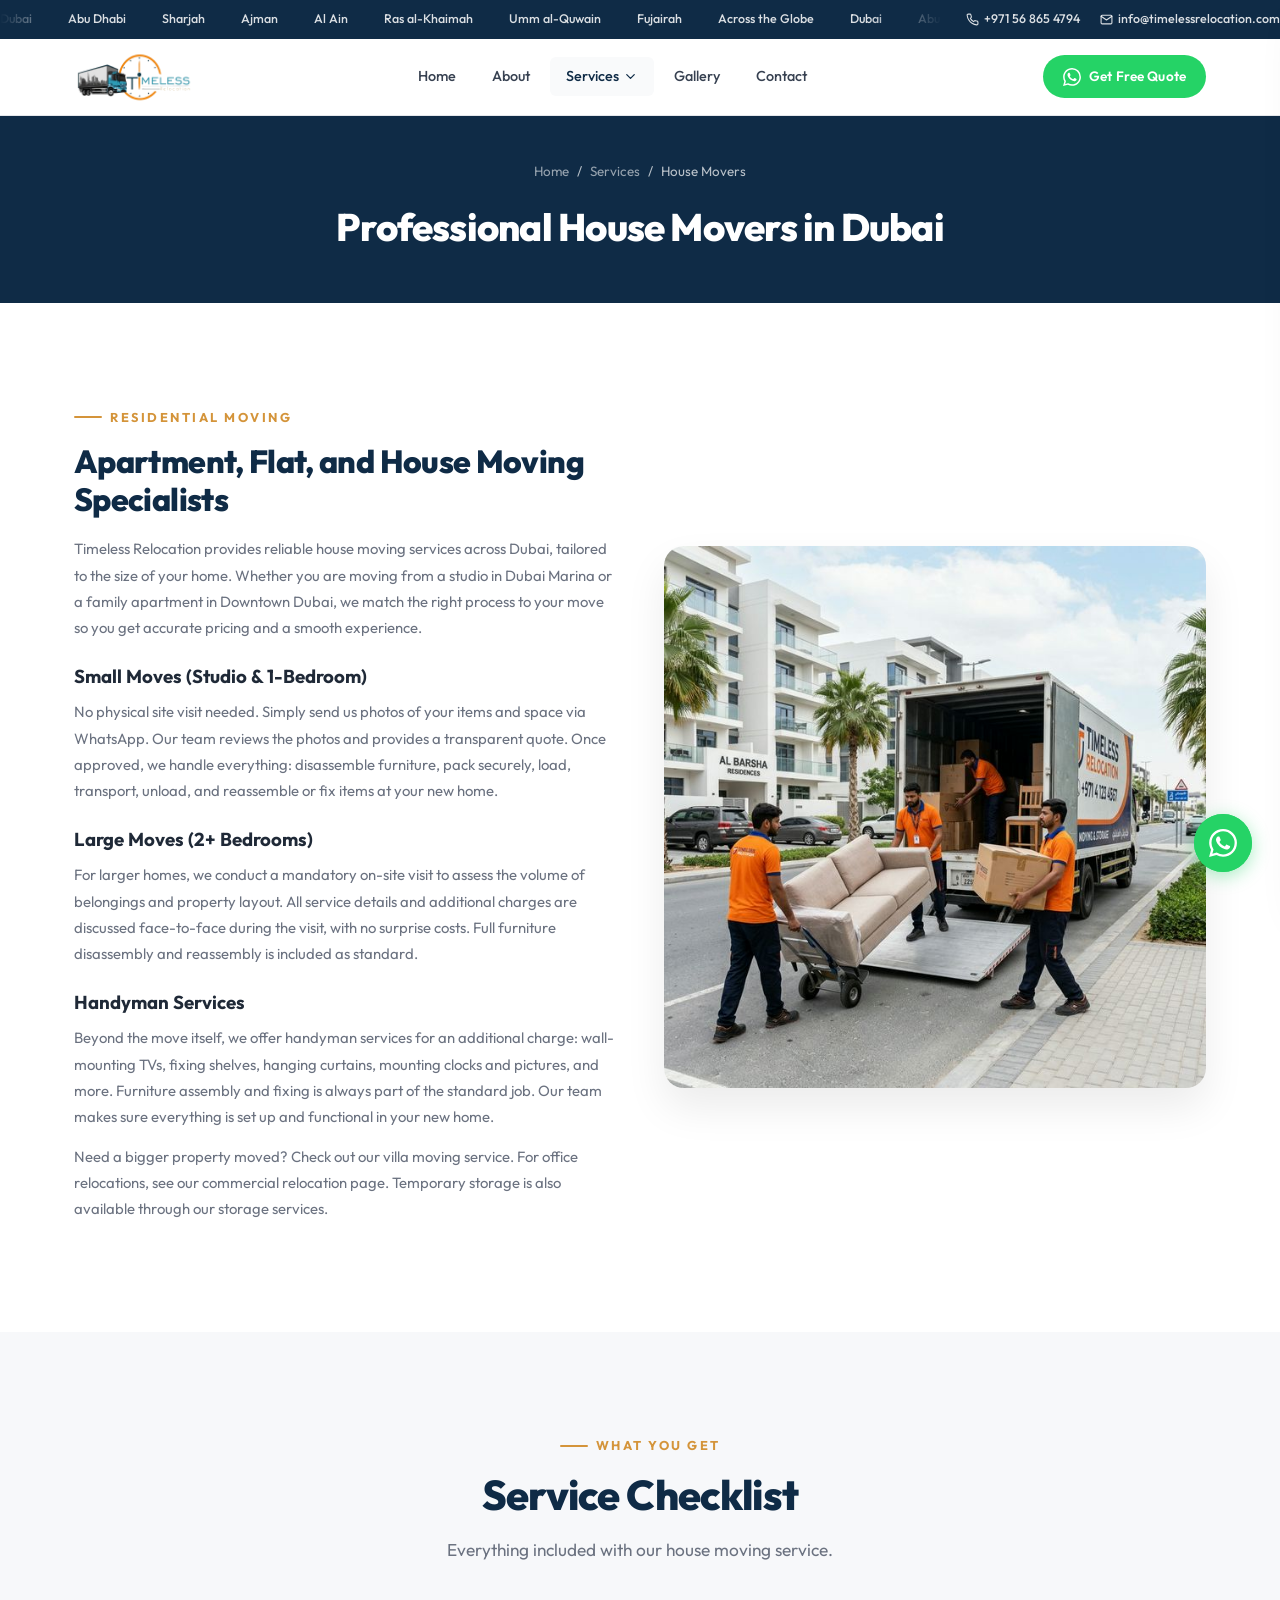
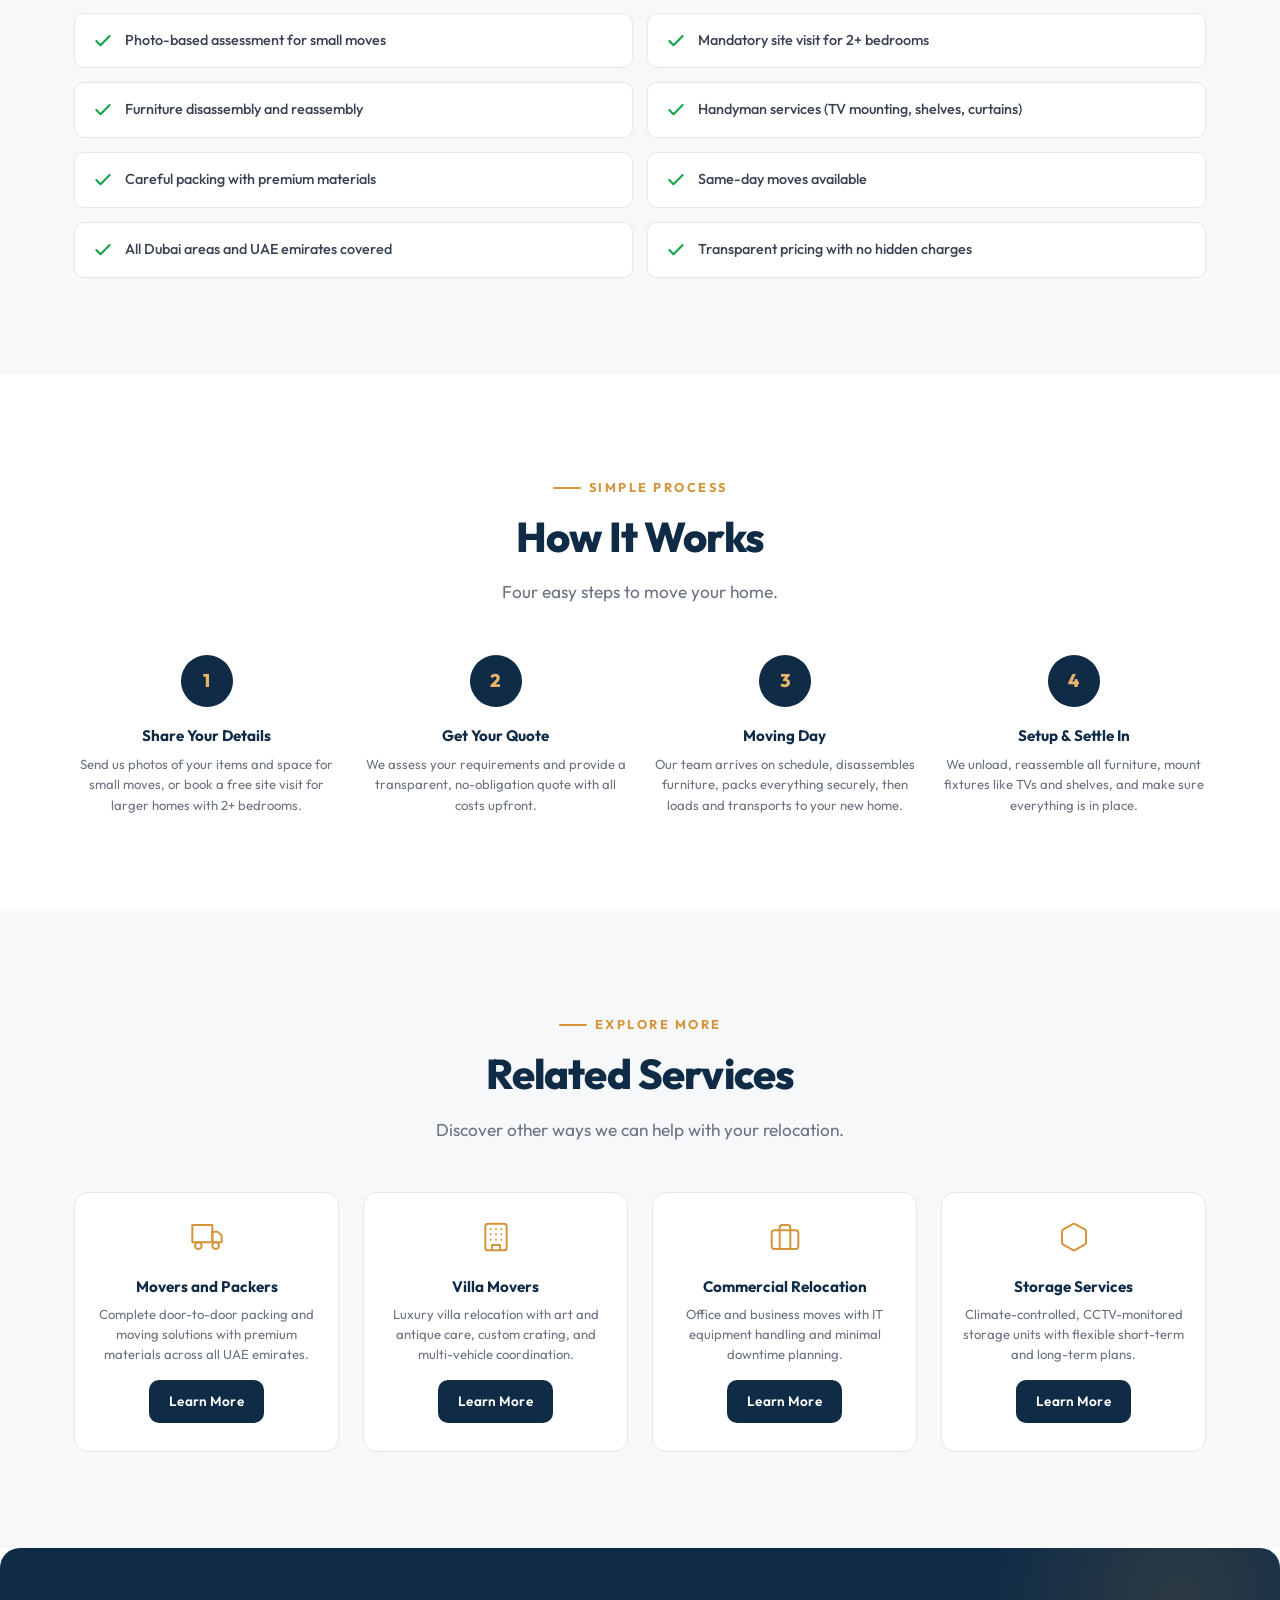
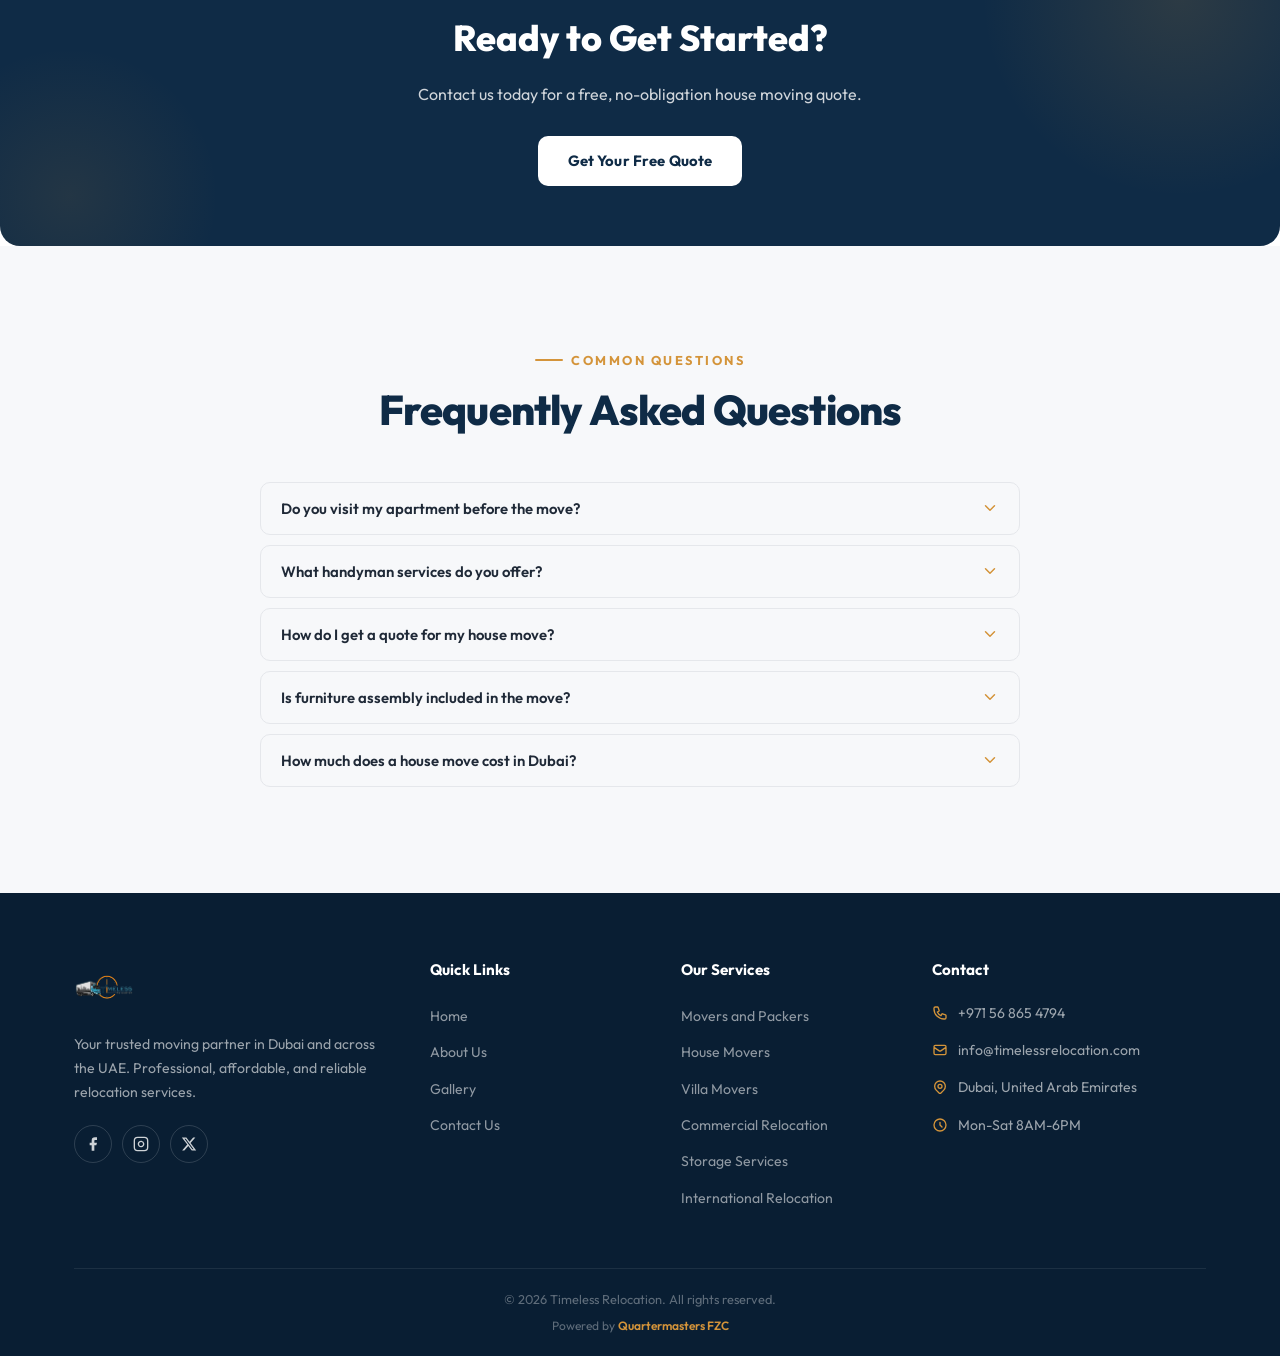
<file: services/house-movers.html>
<!DOCTYPE html>
<html lang="en">
<head>
  <meta charset="UTF-8">
  <meta name="viewport" content="width=device-width, initial-scale=1.0">
  <title>House Movers in Dubai | Timeless Relocation</title>
  <meta name="description" content="Professional house movers in Dubai with photo-based assessment for small moves, on-site visits for larger homes, and handyman services. Same-day moves across Dubai Marina, JBR, Downtown Dubai, and JLT.">
  <meta name="keywords" content="house movers dubai, apartment movers dubai, flat moving dubai, home relocation dubai">
  <meta name="robots" content="index, follow">
  <link rel="canonical" href="https://www.timelessrelocation.com/services/house-movers.html">
  <link rel="icon" href="../images/Timeless_Logo.png" type="image/png">

  <!-- Open Graph -->
  <meta property="og:title" content="House Movers in Dubai | Timeless Relocation">
  <meta property="og:description" content="Professional house movers in Dubai for apartments, flats, and homes. Same-day moves available.">
  <meta property="og:type" content="website">
  <meta property="og:url" content="https://www.timelessrelocation.com/services/house-movers.html">
  <meta property="og:image" content="https://www.timelessrelocation.com/images/house-movers.png">
  <meta property="og:site_name" content="Timeless Relocation">
  <meta property="og:locale" content="en_AE">

  <!-- Twitter Card -->
  <meta name="twitter:card" content="summary_large_image">
  <meta name="twitter:title" content="House Movers in Dubai | Timeless Relocation">
  <meta name="twitter:description" content="Professional house movers in Dubai for apartments, flats, and homes. Same-day moves available.">
  <meta name="twitter:image" content="https://www.timelessrelocation.com/images/house-movers.png">

  <!-- Google Fonts -->
  <link rel="preconnect" href="https://fonts.googleapis.com">
  <link rel="preconnect" href="https://fonts.gstatic.com" crossorigin>
  <link href="https://fonts.googleapis.com/css2?family=Outfit:wght@300;400;500;600;700;800&display=swap" rel="stylesheet">
  <link rel="stylesheet" href="../css/style.css?v=2.0">

  <!-- JSON-LD: Service -->
  <script type="application/ld+json">
  {
    "@context": "https://schema.org",
    "@type": "Service",
    "serviceType": "House Moving",
    "name": "Professional House Movers in Dubai",
    "provider": {
      "@type": "MovingCompany",
      "name": "Timeless Relocation",
      "telephone": "+971568654794",
      "email": "info@timelessrelocation.com",
      "url": "https://www.timelessrelocation.com",
      "areaServed": ["Dubai","Abu Dhabi","Sharjah","Ajman","Al Ain","Ras al-Khaimah","Umm al-Quwain","Fujairah"]
    },
    "areaServed": {"@type": "City", "name": "Dubai"},
    "description": "Professional house, apartment, and flat moving services across Dubai including Dubai Marina, JBR, Downtown, and JLT."
  }
  </script>

  <!-- JSON-LD: BreadcrumbList -->
  <script type="application/ld+json">
  {
    "@context": "https://schema.org",
    "@type": "BreadcrumbList",
    "itemListElement": [
      {"@type": "ListItem", "position": 1, "name": "Home", "item": "https://www.timelessrelocation.com/"},
      {"@type": "ListItem", "position": 2, "name": "Services", "item": "https://www.timelessrelocation.com/#services"},
      {"@type": "ListItem", "position": 3, "name": "House Movers", "item": "https://www.timelessrelocation.com/services/house-movers.html"}
    ]
  }
  </script>

  <!-- JSON-LD: HowTo -->
  <script type="application/ld+json">
  {
    "@context": "https://schema.org",
    "@type": "HowTo",
    "name": "How to Move Your House in Dubai with Timeless Relocation",
    "description": "A simple 4-step process for moving your apartment or house in Dubai.",
    "step": [
      {"@type": "HowToStep", "position": 1, "name": "Share Your Details", "text": "Send us photos of your items and space for small moves, or book a free site visit for larger homes with 2 or more bedrooms."},
      {"@type": "HowToStep", "position": 2, "name": "Get Your Quote", "text": "We assess your requirements and provide a transparent, no-obligation quote with all costs upfront with no hidden charges."},
      {"@type": "HowToStep", "position": 3, "name": "Moving Day", "text": "Our team arrives on schedule, disassembles furniture, packs everything securely with premium materials, then loads and transports to your new home."},
      {"@type": "HowToStep", "position": 4, "name": "Setup and Settle In", "text": "We unload, reassemble all furniture, mount fixtures like TVs and shelves, and make sure everything is in place before we leave."}
    ]
  }
  </script>

  <!-- JSON-LD: FAQPage -->
  <script type="application/ld+json">
  {
    "@context": "https://schema.org",
    "@type": "FAQPage",
    "mainEntity": [
      {
        "@type": "Question",
        "name": "Do you visit my apartment before the move?",
        "acceptedAnswer": {"@type": "Answer", "text": "It depends on the size of your home. For studios and one-bedroom apartments, we do a remote assessment. Just send us photos of your items and space, and we provide a quote. For homes with two or more bedrooms, we conduct a mandatory on-site visit to assess volume and property layout, and discuss all details face-to-face so there are no surprise costs."}
      },
      {
        "@type": "Question",
        "name": "What handyman services do you offer?",
        "acceptedAnswer": {"@type": "Answer", "text": "We offer a range of handyman services for an additional charge, including TV wall-mounting, hanging curtains, fixing shelves, mounting clocks and pictures, and general furniture fixing and assembly. Furniture disassembly and reassembly is included as standard with every move."}
      },
      {
        "@type": "Question",
        "name": "How do I get a quote for my house move?",
        "acceptedAnswer": {"@type": "Answer", "text": "For small moves such as studios and one-bedroom apartments, simply send us photos of your items and space via WhatsApp and we will provide a quote remotely. For larger homes with two or more bedrooms, we arrange a free on-site visit to assess everything in person and give you a transparent quote with all costs upfront."}
      },
      {
        "@type": "Question",
        "name": "Is furniture assembly included in the move?",
        "acceptedAnswer": {"@type": "Answer", "text": "Yes, furniture disassembly and reassembly is included as standard with all our house moves. Our team will carefully take apart beds, wardrobes, tables, and other furniture at your current home, and reassemble everything at your new location."}
      },
      {
        "@type": "Question",
        "name": "How much does a house move cost in Dubai?",
        "acceptedAnswer": {"@type": "Answer", "text": "House moving costs depend on the size of your home, volume of belongings, floor level, and distance. For studios and one-bedroom apartments, we provide quotes based on a photo assessment. For two-bedroom homes and above, we conduct a site visit to give you an accurate, transparent quote. Contact us for a free, no-obligation estimate."}
      }
    ]
  }
  </script>
<!-- Google Analytics -->
<script async src="https://www.googletagmanager.com/gtag/js?id=G-512KW6Q248"></script>
<script>
  window.dataLayer = window.dataLayer || [];
  function gtag(){dataLayer.push(arguments);}
  gtag('js', new Date());
  gtag('config', 'G-512KW6Q248');
</script>
</head>
<body>

  <!-- ===== Topbar ===== -->
  <div class="topbar">
    <div class="topbar-inner">
      <div class="topbar-marquee">
        <div class="topbar-track">
          <span>Dubai</span><span>Abu Dhabi</span><span>Sharjah</span><span>Ajman</span><span>Al Ain</span><span>Ras al-Khaimah</span><span>Umm al-Quwain</span><span>Fujairah</span><span>Across the Globe</span>
          <span>Dubai</span><span>Abu Dhabi</span><span>Sharjah</span><span>Ajman</span><span>Al Ain</span><span>Ras al-Khaimah</span><span>Umm al-Quwain</span><span>Fujairah</span><span>Across the Globe</span>
        </div>
      </div>
      <div class="topbar-right">
        <a href="tel:+971568654794">
          <svg width="14" height="14" viewBox="0 0 24 24" fill="none" stroke="currentColor" stroke-width="2" stroke-linecap="round" stroke-linejoin="round"><path d="M22 16.92v3a2 2 0 0 1-2.18 2 19.79 19.79 0 0 1-8.63-3.07 19.5 19.5 0 0 1-6-6 19.79 19.79 0 0 1-3.07-8.67A2 2 0 0 1 4.11 2h3a2 2 0 0 1 2 1.72c.127.96.361 1.903.7 2.81a2 2 0 0 1-.45 2.11L8.09 9.91a16 16 0 0 0 6 6l1.27-1.27a2 2 0 0 1 2.11-.45c.907.339 1.85.573 2.81.7A2 2 0 0 1 22 16.92z"/></svg>
          +971 56 865 4794
        </a>
        <a href="mailto:info@timelessrelocation.com">
          <svg width="14" height="14" viewBox="0 0 24 24" fill="none" stroke="currentColor" stroke-width="2" stroke-linecap="round" stroke-linejoin="round"><path d="M4 4h16c1.1 0 2 .9 2 2v12c0 1.1-.9 2-2 2H4c-1.1 0-2-.9-2-2V6c0-1.1.9-2 2-2z"/><polyline points="22,6 12,13 2,6"/></svg>
          info@timelessrelocation.com
        </a>
      </div>
    </div>
  </div>

  <!-- ===== Navbar ===== -->
  <nav class="navbar">
    <div class="nav-inner container">
      <a href="../index.html" class="nav-logo">
        <img src="../images/Timeless_Logo.png" alt="Timeless Relocation Logo" width="130" height="54" style="object-fit: contain;">

      </a>

      <div class="nav-links">
        <a href="../index.html" class="nav-link">Home</a>
        <a href="../about.html" class="nav-link">About</a>
        <div class="nav-dropdown">
          <a href="#" class="nav-link active">
            Services
            <svg width="12" height="12" viewBox="0 0 24 24" fill="none" stroke="currentColor" stroke-width="2" stroke-linecap="round" stroke-linejoin="round"><polyline points="6 9 12 15 18 9"/></svg>
          </a>
          <div class="dropdown-panel">
            <a href="./movers-and-packers.html" class="svc-link">Movers and Packers</a>
            <a href="./house-movers.html" class="svc-link">House Movers</a>
            <a href="./villa-movers.html" class="svc-link">Villa Movers</a>
            <a href="./commercial-relocation.html" class="svc-link">Commercial Relocation</a>
            <a href="./storage-services.html" class="svc-link">Storage Services</a>
            <a href="./international-relocation.html" class="svc-link">International Relocation</a>
          </div>
        </div>
        <a href="../gallery.html" class="nav-link">Gallery</a>
        <a href="../contact.html" class="nav-link">Contact</a>
      </div>

      <div class="nav-cta">
        <a href="https://wa.me/971568654794?text=Hello!%20I%20need%20a%20free%20moving%20quote." class="btn btn--whatsapp btn--sm" target="_blank" rel="noopener">
          <svg width="18" height="18" viewBox="0 0 24 24" fill="currentColor"><path d="M17.472 14.382c-.297-.149-1.758-.867-2.03-.967-.273-.099-.471-.148-.67.15-.197.297-.767.966-.94 1.164-.173.199-.347.223-.644.075-.297-.15-1.255-.463-2.39-1.475-.883-.788-1.48-1.761-1.653-2.059-.173-.297-.018-.458.13-.606.134-.133.298-.347.446-.52.149-.174.198-.298.298-.497.099-.198.05-.371-.025-.52-.075-.149-.669-1.612-.916-2.207-.242-.579-.487-.5-.669-.51-.173-.008-.371-.01-.57-.01-.198 0-.52.074-.792.372-.272.297-1.04 1.016-1.04 2.479 0 1.462 1.065 2.875 1.213 3.074.149.198 2.096 3.2 5.077 4.487.709.306 1.262.489 1.694.625.712.227 1.36.195 1.871.118.571-.085 1.758-.719 2.006-1.413.248-.694.248-1.289.173-1.413-.074-.124-.272-.198-.57-.347m-5.421 7.403h-.004a9.87 9.87 0 0 1-5.031-1.378l-.361-.214-3.741.982.998-3.648-.235-.374a9.86 9.86 0 0 1-1.51-5.26c.001-5.45 4.436-9.884 9.888-9.884 2.64 0 5.122 1.03 6.988 2.898a9.825 9.825 0 0 1 2.893 6.994c-.003 5.45-4.437 9.884-9.885 9.884m8.413-18.297A11.815 11.815 0 0 0 12.05 0C5.495 0 .16 5.335.157 11.892c0 2.096.547 4.142 1.588 5.945L.057 24l6.305-1.654a11.882 11.882 0 0 0 5.683 1.448h.005c6.554 0 11.89-5.335 11.893-11.893a11.821 11.821 0 0 0-3.48-8.413z"/></svg>
          Get Free Quote
        </a>
      </div>

      <button class="hamburger" aria-label="Open menu"><span></span><span></span><span></span>
        <svg viewBox="0 0 24 24" fill="none" stroke="currentColor" stroke-width="2" stroke-linecap="round" stroke-linejoin="round"><line x1="3" y1="6" x2="21" y2="6"/><line x1="3" y1="12" x2="21" y2="12"/><line x1="3" y1="18" x2="21" y2="18"/></svg>
      </button>
    </div>
  </nav>

  <!-- ===== Mobile Drawer ===== -->
  <div class="mobile-backdrop"></div>
  <div class="mobile-drawer">
    <div class="mobile-header">
      <a href="../index.html" class="nav-logo">
        <img src="../images/Timeless_Logo.png" alt="Timeless Relocation Logo" width="130" height="54" style="object-fit: contain;">

      </a>
      <button class="mobile-close" aria-label="Close menu">
        <svg viewBox="0 0 24 24" fill="none" stroke="currentColor" stroke-width="2" stroke-linecap="round" stroke-linejoin="round"><line x1="18" y1="6" x2="6" y2="18"/><line x1="6" y1="6" x2="18" y2="18"/></svg>
      </button>
    </div>
    <div class="mobile-nav">
      <a href="../index.html" class="mobile-link">Home</a>
      <a href="../about.html" class="mobile-link">About</a>
      <button class="mobile-dd-toggle">
        Services
        <svg width="16" height="16" viewBox="0 0 24 24" fill="none" stroke="currentColor" stroke-width="2" stroke-linecap="round" stroke-linejoin="round"><polyline points="6 9 12 15 18 9"/></svg>
      </button>
      <div class="mobile-dd-list">
        <a href="./movers-and-packers.html" class="mobile-link">Movers and Packers</a>
        <a href="./house-movers.html" class="mobile-link">House Movers</a>
        <a href="./villa-movers.html" class="mobile-link">Villa Movers</a>
        <a href="./commercial-relocation.html" class="mobile-link">Commercial Relocation</a>
        <a href="./storage-services.html" class="mobile-link">Storage Services</a>
        <a href="./international-relocation.html" class="mobile-link">International Relocation</a>
      </div>
      <a href="../gallery.html" class="mobile-link">Gallery</a>
      <a href="../contact.html" class="mobile-link">Contact</a>
    </div>
    <div class="mobile-cta">
      <a href="https://wa.me/971568654794?text=Hello!%20I%20need%20a%20free%20moving%20quote." class="btn btn--whatsapp" target="_blank" rel="noopener">Get Free Quote</a>
    </div>
  </div>

  <main>

  <!-- ===== Page Hero ===== -->
  <section class="page-hero">
    <div class="container">
      <nav class="breadcrumb" aria-label="Breadcrumb">
        <a href="../index.html">Home</a>
        <span>/</span>
        <a href="../index.html#services">Services</a>
        <span>/</span>
        <span>House Movers</span>
      </nav>
      <h1>Professional House Movers in Dubai</h1>
    </div>
  </section>

  <!-- ===== Service Detail ===== -->
  <section class="section">
    <div class="container">
      <div class="svc-detail-grid">
        <div class="svc-detail-text reveal reveal-left">
          <span class="section-eyebrow">Residential Moving</span>
          <h2 class="section-heading">Apartment, Flat, and House Moving Specialists</h2>
          <p>Timeless Relocation provides reliable house moving services across Dubai, tailored to the size of your home. Whether you are moving from a studio in Dubai Marina or a family apartment in Downtown Dubai, we match the right process to your move so you get accurate pricing and a smooth experience.</p>
          <h3 style="margin-top:1.25rem;margin-bottom:0.5rem;">Small Moves (Studio &amp; 1-Bedroom)</h3>
          <p>No physical site visit needed. Simply send us photos of your items and space via WhatsApp. Our team reviews the photos and provides a transparent quote. Once approved, we handle everything: disassemble furniture, pack securely, load, transport, unload, and reassemble or fix items at your new home.</p>
          <h3 style="margin-top:1.25rem;margin-bottom:0.5rem;">Large Moves (2+ Bedrooms)</h3>
          <p>For larger homes, we conduct a mandatory on-site visit to assess the volume of belongings and property layout. All service details and additional charges are discussed face-to-face during the visit, with no surprise costs. Full furniture disassembly and reassembly is included as standard.</p>
          <h3 style="margin-top:1.25rem;margin-bottom:0.5rem;">Handyman Services</h3>
          <p>Beyond the move itself, we offer handyman services for an additional charge: wall-mounting TVs, fixing shelves, hanging curtains, mounting clocks and pictures, and more. Furniture assembly and fixing is always part of the standard job. Our team makes sure everything is set up and functional in your new home.</p>
          <p>Need a bigger property moved? Check out our <a href="./villa-movers.html">villa moving</a> service. For office relocations, see our <a href="./commercial-relocation.html">commercial relocation</a> page. Temporary storage is also available through our <a href="./storage-services.html">storage services</a>.</p>
        </div>
        <div class="svc-detail-img reveal reveal-right">
          <img src="../images/house-movers.png" alt="House movers carefully handling furniture in a Dubai apartment" width="600" height="400" loading="lazy">
        </div>
      </div>
    </div>
  </section>

  <!-- ===== Checklist ===== -->
  <section class="section section--gray">
    <div class="container">
      <div class="text-center reveal">
        <span class="section-eyebrow">What You Get</span>
        <h2 class="section-heading">Service Checklist</h2>
        <p class="section-sub">Everything included with our house moving service.</p>
      </div>
      <div class="check-grid">
        <div class="check-item reveal">
          <svg width="24" height="24" viewBox="0 0 24 24" fill="none" stroke="#16a34a" stroke-width="2.5" stroke-linecap="round" stroke-linejoin="round"><polyline points="20 6 9 17 4 12"/></svg>
          Photo-based assessment for small moves
        </div>
        <div class="check-item reveal">
          <svg width="24" height="24" viewBox="0 0 24 24" fill="none" stroke="#16a34a" stroke-width="2.5" stroke-linecap="round" stroke-linejoin="round"><polyline points="20 6 9 17 4 12"/></svg>
          Mandatory site visit for 2+ bedrooms
        </div>
        <div class="check-item reveal">
          <svg width="24" height="24" viewBox="0 0 24 24" fill="none" stroke="#16a34a" stroke-width="2.5" stroke-linecap="round" stroke-linejoin="round"><polyline points="20 6 9 17 4 12"/></svg>
          Furniture disassembly and reassembly
        </div>
        <div class="check-item reveal">
          <svg width="24" height="24" viewBox="0 0 24 24" fill="none" stroke="#16a34a" stroke-width="2.5" stroke-linecap="round" stroke-linejoin="round"><polyline points="20 6 9 17 4 12"/></svg>
          Handyman services (TV mounting, shelves, curtains)
        </div>
        <div class="check-item reveal">
          <svg width="24" height="24" viewBox="0 0 24 24" fill="none" stroke="#16a34a" stroke-width="2.5" stroke-linecap="round" stroke-linejoin="round"><polyline points="20 6 9 17 4 12"/></svg>
          Careful packing with premium materials
        </div>
        <div class="check-item reveal">
          <svg width="24" height="24" viewBox="0 0 24 24" fill="none" stroke="#16a34a" stroke-width="2.5" stroke-linecap="round" stroke-linejoin="round"><polyline points="20 6 9 17 4 12"/></svg>
          Same-day moves available
        </div>
        <div class="check-item reveal">
          <svg width="24" height="24" viewBox="0 0 24 24" fill="none" stroke="#16a34a" stroke-width="2.5" stroke-linecap="round" stroke-linejoin="round"><polyline points="20 6 9 17 4 12"/></svg>
          All Dubai areas and UAE emirates covered
        </div>
        <div class="check-item reveal">
          <svg width="24" height="24" viewBox="0 0 24 24" fill="none" stroke="#16a34a" stroke-width="2.5" stroke-linecap="round" stroke-linejoin="round"><polyline points="20 6 9 17 4 12"/></svg>
          Transparent pricing with no hidden charges
        </div>
      </div>
    </div>
  </section>

  <!-- ===== Process ===== -->
  <section class="section">
    <div class="container">
      <div class="text-center reveal">
        <span class="section-eyebrow">Simple Process</span>
        <h2 class="section-heading">How It Works</h2>
        <p class="section-sub">Four easy steps to move your home.</p>
      </div>
      <div class="process-row">
        <div class="proc-step reveal">
          <div class="proc-num">1</div>
          <h3>Share Your Details</h3>
          <p>Send us photos of your items and space for small moves, or book a free site visit for larger homes with 2+ bedrooms.</p>
        </div>
        <div class="proc-step reveal">
          <div class="proc-num">2</div>
          <h3>Get Your Quote</h3>
          <p>We assess your requirements and provide a transparent, no-obligation quote with all costs upfront.</p>
        </div>
        <div class="proc-step reveal">
          <div class="proc-num">3</div>
          <h3>Moving Day</h3>
          <p>Our team arrives on schedule, disassembles furniture, packs everything securely, then loads and transports to your new home.</p>
        </div>
        <div class="proc-step reveal">
          <div class="proc-num">4</div>
          <h3>Setup &amp; Settle In</h3>
          <p>We unload, reassemble all furniture, mount fixtures like TVs and shelves, and make sure everything is in place.</p>
        </div>
      </div>
    </div>
  </section>

  <!-- ===== Related Services ===== -->
  <section class="section section--gray">
    <div class="container">
      <div class="text-center reveal">
        <span class="section-eyebrow">Explore More</span>
        <h2 class="section-heading">Related Services</h2>
        <p class="section-sub">Discover other ways we can help with your relocation.</p>
      </div>
      <div class="related-grid">
        <div class="rel-card reveal">
          <svg width="40" height="40" viewBox="0 0 24 24" fill="none" stroke="currentColor" stroke-width="1.5" stroke-linecap="round" stroke-linejoin="round"><rect x="1" y="3" width="15" height="13"/><polygon points="16 8 20 8 23 11 23 16 16 16 16 8"/><circle cx="5.5" cy="18.5" r="2.5"/><circle cx="18.5" cy="18.5" r="2.5"/></svg>
          <h3>Movers and Packers</h3>
          <p>Complete door-to-door packing and moving solutions with premium materials across all UAE emirates.</p>
          <a href="./movers-and-packers.html" class="btn btn--sm btn--primary">Learn More</a>
        </div>
        <div class="rel-card reveal">
          <svg width="40" height="40" viewBox="0 0 24 24" fill="none" stroke="currentColor" stroke-width="1.5" stroke-linecap="round" stroke-linejoin="round"><rect x="4" y="2" width="16" height="20" rx="2" ry="2"/><path d="M9 22v-4h6v4"/><path d="M8 6h.01"/><path d="M16 6h.01"/><path d="M12 6h.01"/><path d="M12 10h.01"/><path d="M12 14h.01"/><path d="M16 10h.01"/><path d="M16 14h.01"/><path d="M8 10h.01"/><path d="M8 14h.01"/></svg>
          <h3>Villa Movers</h3>
          <p>Luxury villa relocation with art and antique care, custom crating, and multi-vehicle coordination.</p>
          <a href="./villa-movers.html" class="btn btn--sm btn--primary">Learn More</a>
        </div>
        <div class="rel-card reveal">
          <svg width="40" height="40" viewBox="0 0 24 24" fill="none" stroke="currentColor" stroke-width="1.5" stroke-linecap="round" stroke-linejoin="round"><rect x="2" y="7" width="20" height="14" rx="2" ry="2"/><path d="M16 21V5a2 2 0 0 0-2-2h-4a2 2 0 0 0-2 2v16"/></svg>
          <h3>Commercial Relocation</h3>
          <p>Office and business moves with IT equipment handling and minimal downtime planning.</p>
          <a href="./commercial-relocation.html" class="btn btn--sm btn--primary">Learn More</a>
        </div>
        <div class="rel-card reveal">
          <svg width="40" height="40" viewBox="0 0 24 24" fill="none" stroke="currentColor" stroke-width="1.5" stroke-linecap="round" stroke-linejoin="round"><path d="M21 16V8a2 2 0 0 0-1-1.73l-7-4a2 2 0 0 0-2 0l-7 4A2 2 0 0 0 3 8v8a2 2 0 0 0 1 1.73l7 4a2 2 0 0 0 2 0l7-4A2 2 0 0 0 21 16z"/></svg>
          <h3>Storage Services</h3>
          <p>Climate-controlled, CCTV-monitored storage units with flexible short-term and long-term plans.</p>
          <a href="./storage-services.html" class="btn btn--sm btn--primary">Learn More</a>
        </div>
      </div>
    </div>
  </section>

  <!-- ===== CTA Banner ===== -->
  <section class="cta-banner">
    <div class="container text-center">
      <h2>Ready to Get Started?</h2>
      <p>Contact us today for a free, no-obligation house moving quote.</p>
      <a href="../contact.html" class="btn btn--white">Get Your Free Quote</a>
    </div>
  </section>

  <!-- ===== FAQ ===== -->
  <section class="section section--gray">
    <div class="container">
      <div class="text-center reveal">
        <span class="section-eyebrow">Common Questions</span>
        <h2 class="section-heading">Frequently Asked Questions</h2>
      </div>
      <div class="faq-list">
        <div class="faq-item reveal">
          <button class="faq-q">
            Do you visit my apartment before the move?
            <svg width="20" height="20" viewBox="0 0 24 24" fill="none" stroke="currentColor" stroke-width="2" stroke-linecap="round" stroke-linejoin="round"><polyline points="6 9 12 15 18 9"/></svg>
          </button>
          <div class="faq-a">
            <div class="faq-a-inner">
              <p>It depends on the size of your home. For studios and one-bedroom apartments, we do a remote assessment. Just send us photos of your items and space, and we provide a quote. For homes with two or more bedrooms, we conduct a mandatory on-site visit to assess volume and property layout, and discuss all details face-to-face so there are no surprise costs.</p>
            </div>
          </div>
        </div>
        <div class="faq-item reveal">
          <button class="faq-q">
            What handyman services do you offer?
            <svg width="20" height="20" viewBox="0 0 24 24" fill="none" stroke="currentColor" stroke-width="2" stroke-linecap="round" stroke-linejoin="round"><polyline points="6 9 12 15 18 9"/></svg>
          </button>
          <div class="faq-a">
            <div class="faq-a-inner">
              <p>We offer a range of handyman services for an additional charge, including TV wall-mounting, hanging curtains, fixing shelves, mounting clocks and pictures, and general furniture fixing. Furniture disassembly and reassembly is included as standard with every move.</p>
            </div>
          </div>
        </div>
        <div class="faq-item reveal">
          <button class="faq-q">
            How do I get a quote for my house move?
            <svg width="20" height="20" viewBox="0 0 24 24" fill="none" stroke="currentColor" stroke-width="2" stroke-linecap="round" stroke-linejoin="round"><polyline points="6 9 12 15 18 9"/></svg>
          </button>
          <div class="faq-a">
            <div class="faq-a-inner">
              <p>For small moves such as studios and one-bedroom apartments, simply send us photos of your items and space via WhatsApp and we will provide a quote remotely. For larger homes with two or more bedrooms, we arrange a free on-site visit to assess everything in person and give you a transparent quote with all costs upfront.</p>
            </div>
          </div>
        </div>
        <div class="faq-item reveal">
          <button class="faq-q">
            Is furniture assembly included in the move?
            <svg width="20" height="20" viewBox="0 0 24 24" fill="none" stroke="currentColor" stroke-width="2" stroke-linecap="round" stroke-linejoin="round"><polyline points="6 9 12 15 18 9"/></svg>
          </button>
          <div class="faq-a">
            <div class="faq-a-inner">
              <p>Yes, furniture disassembly and reassembly is included as standard with all our house moves. Our team will carefully take apart beds, wardrobes, tables, and other furniture at your current home, and reassemble everything at your new location.</p>
            </div>
          </div>
        </div>
        <div class="faq-item reveal">
          <button class="faq-q">
            How much does a house move cost in Dubai?
            <svg width="20" height="20" viewBox="0 0 24 24" fill="none" stroke="currentColor" stroke-width="2" stroke-linecap="round" stroke-linejoin="round"><polyline points="6 9 12 15 18 9"/></svg>
          </button>
          <div class="faq-a">
            <div class="faq-a-inner">
              <p>House moving costs depend on the size of your home, volume of belongings, floor level, and distance. For studios and one-bedroom apartments, we provide quotes based on a photo assessment. For two-bedroom homes and above, we conduct a site visit to give you an accurate, transparent quote. Contact us for a free, no-obligation estimate.</p>
            </div>
          </div>
        </div>
      </div>
    </div>
  </section>

  </main>

  <!-- ===== Footer ===== -->
<footer class="footer">
  <div class="container">
    <div class="footer-grid">
      <div class="footer-brand">
        <a href="../index.html" aria-label="Timeless Relocation Home">
          <img src="../images/Timeless_Logo.png" alt="Timeless Relocation" width="140" height="42">
        </a>
        <p>Your trusted moving partner in Dubai and across the UAE. Professional, affordable, and reliable relocation services.</p>
        <div class="footer-social">
          <a href="#" aria-label="Facebook"><svg xmlns="http://www.w3.org/2000/svg" width="16" height="16" viewBox="0 0 24 24" fill="currentColor"><path d="M18 2h-3a5 5 0 00-5 5v3H7v4h3v8h4v-8h3l1-4h-4V7a1 1 0 011-1h3z"/></svg></a>
          <a href="#" aria-label="Instagram"><svg xmlns="http://www.w3.org/2000/svg" width="16" height="16" viewBox="0 0 24 24" fill="none" stroke="currentColor" stroke-width="2"><rect x="2" y="2" width="20" height="20" rx="5" ry="5"/><path d="M16 11.37A4 4 0 1112.63 8 4 4 0 0116 11.37z"/><line x1="17.5" y1="6.5" x2="17.51" y2="6.5"/></svg></a>
          <a href="#" aria-label="X"><svg xmlns="http://www.w3.org/2000/svg" width="16" height="16" viewBox="0 0 24 24" fill="currentColor"><path d="M18.244 2.25h3.308l-7.227 8.26 8.502 11.24H16.17l-5.214-6.817L4.99 21.75H1.68l7.73-8.835L1.254 2.25H8.08l4.713 6.231zm-1.161 17.52h1.833L7.084 4.126H5.117z"/></svg></a>
        </div>
      </div>
      <div class="footer-col">
        <h4>Quick Links</h4>
        <ul>
          <li><a href="../index.html">Home</a></li>
          <li><a href="../about.html">About Us</a></li>
          <li><a href="../gallery.html">Gallery</a></li>
          <li><a href="../contact.html">Contact Us</a></li>
        </ul>
      </div>
      <div class="footer-col">
        <h4>Our Services</h4>
        <ul>
          <li><a href="./movers-and-packers.html">Movers and Packers</a></li>
          <li><a href="./house-movers.html">House Movers</a></li>
          <li><a href="./villa-movers.html">Villa Movers</a></li>
          <li><a href="./commercial-relocation.html">Commercial Relocation</a></li>
          <li><a href="./storage-services.html">Storage Services</a></li>
          <li><a href="./international-relocation.html">International Relocation</a></li>
        </ul>
      </div>
      <div class="footer-col">
        <h4>Contact</h4>
        <div class="footer-contact-row">
          <svg xmlns="http://www.w3.org/2000/svg" fill="none" viewBox="0 0 24 24" stroke="currentColor" stroke-width="2"><path stroke-linecap="round" stroke-linejoin="round" d="M3 5a2 2 0 012-2h3.28a1 1 0 01.948.684l1.498 4.493a1 1 0 01-.502 1.21l-2.257 1.13a11.042 11.042 0 005.516 5.516l1.13-2.257a1 1 0 011.21-.502l4.493 1.498a1 1 0 01.684.949V19a2 2 0 01-2 2h-1C9.716 21 3 14.284 3 6V5z"/></svg>
          <a href="tel:+971568654794">+971 56 865 4794</a>
        </div>
        <div class="footer-contact-row">
          <svg xmlns="http://www.w3.org/2000/svg" fill="none" viewBox="0 0 24 24" stroke="currentColor" stroke-width="2"><path stroke-linecap="round" stroke-linejoin="round" d="M3 8l7.89 5.26a2 2 0 002.22 0L21 8M5 19h14a2 2 0 002-2V7a2 2 0 00-2-2H5a2 2 0 00-2 2v10a2 2 0 002 2z"/></svg>
          <a href="mailto:info@timelessrelocation.com">info@timelessrelocation.com</a>
        </div>
        <div class="footer-contact-row">
          <svg xmlns="http://www.w3.org/2000/svg" fill="none" viewBox="0 0 24 24" stroke="currentColor" stroke-width="2"><path stroke-linecap="round" stroke-linejoin="round" d="M17.657 16.657L13.414 20.9a1.998 1.998 0 01-2.827 0l-4.244-4.243a8 8 0 1111.314 0z"/><path stroke-linecap="round" stroke-linejoin="round" d="M15 11a3 3 0 11-6 0 3 3 0 016 0z"/></svg>
          <span>Dubai, United Arab Emirates</span>
        </div>
        <div class="footer-contact-row">
          <svg xmlns="http://www.w3.org/2000/svg" fill="none" viewBox="0 0 24 24" stroke="currentColor" stroke-width="2"><path stroke-linecap="round" stroke-linejoin="round" d="M12 8v4l3 3m6-3a9 9 0 11-18 0 9 9 0 0118 0z"/></svg>
          <span>Mon-Sat 8AM-6PM</span>
        </div>
      </div>
    </div>
    <div class="footer-bottom">
      <p>&copy; 2026 Timeless Relocation. All rights reserved.</p>
      <p style="margin-top:6px;font-size:0.75rem;">Powered by <a href="mailto:hello@quartermasters.me" style="color:#d4943a;font-weight:600;">Quartermasters FZC</a></p>
    </div>
  </div>
</footer>

  <!-- ===== WhatsApp Float ===== -->
  <div class="wa-float"><a href="https://wa.me/971568654794" target="_blank" rel="noopener" aria-label="Chat on WhatsApp">
    <div class="wa-ring"></div>
    <svg viewBox="0 0 24 24" fill="currentColor"><path d="M17.472 14.382c-.297-.149-1.758-.867-2.03-.967-.273-.099-.471-.148-.67.15-.197.297-.767.966-.94 1.164-.173.199-.347.223-.644.075-.297-.15-1.255-.463-2.39-1.475-.883-.788-1.48-1.761-1.653-2.059-.173-.297-.018-.458.13-.606.134-.133.298-.347.446-.52.149-.174.198-.298.298-.497.099-.198.05-.371-.025-.52-.075-.149-.669-1.612-.916-2.207-.242-.579-.487-.5-.669-.51-.173-.008-.371-.01-.57-.01-.198 0-.52.074-.792.372-.272.297-1.04 1.016-1.04 2.479 0 1.462 1.065 2.875 1.213 3.074.149.198 2.096 3.2 5.077 4.487.709.306 1.262.489 1.694.625.712.227 1.36.195 1.871.118.571-.085 1.758-.719 2.006-1.413.248-.694.248-1.289.173-1.413-.074-.124-.272-.198-.57-.347m-5.421 7.403h-.004a9.87 9.87 0 0 1-5.031-1.378l-.361-.214-3.741.982.998-3.648-.235-.374a9.86 9.86 0 0 1-1.51-5.26c.001-5.45 4.436-9.884 9.888-9.884 2.64 0 5.122 1.03 6.988 2.898a9.825 9.825 0 0 1 2.893 6.994c-.003 5.45-4.437 9.884-9.885 9.884m8.413-18.297A11.815 11.815 0 0 0 12.05 0C5.495 0 .16 5.335.157 11.892c0 2.096.547 4.142 1.588 5.945L.057 24l6.305-1.654a11.882 11.882 0 0 0 5.683 1.448h.005c6.554 0 11.89-5.335 11.893-11.893a11.821 11.821 0 0 0-3.48-8.413z"/></svg>
    <span class="wa-tip">Chat with us</span>
  </a></div>

  <script src="../js/main.js" defer></script>
</body>
</html>
</file>
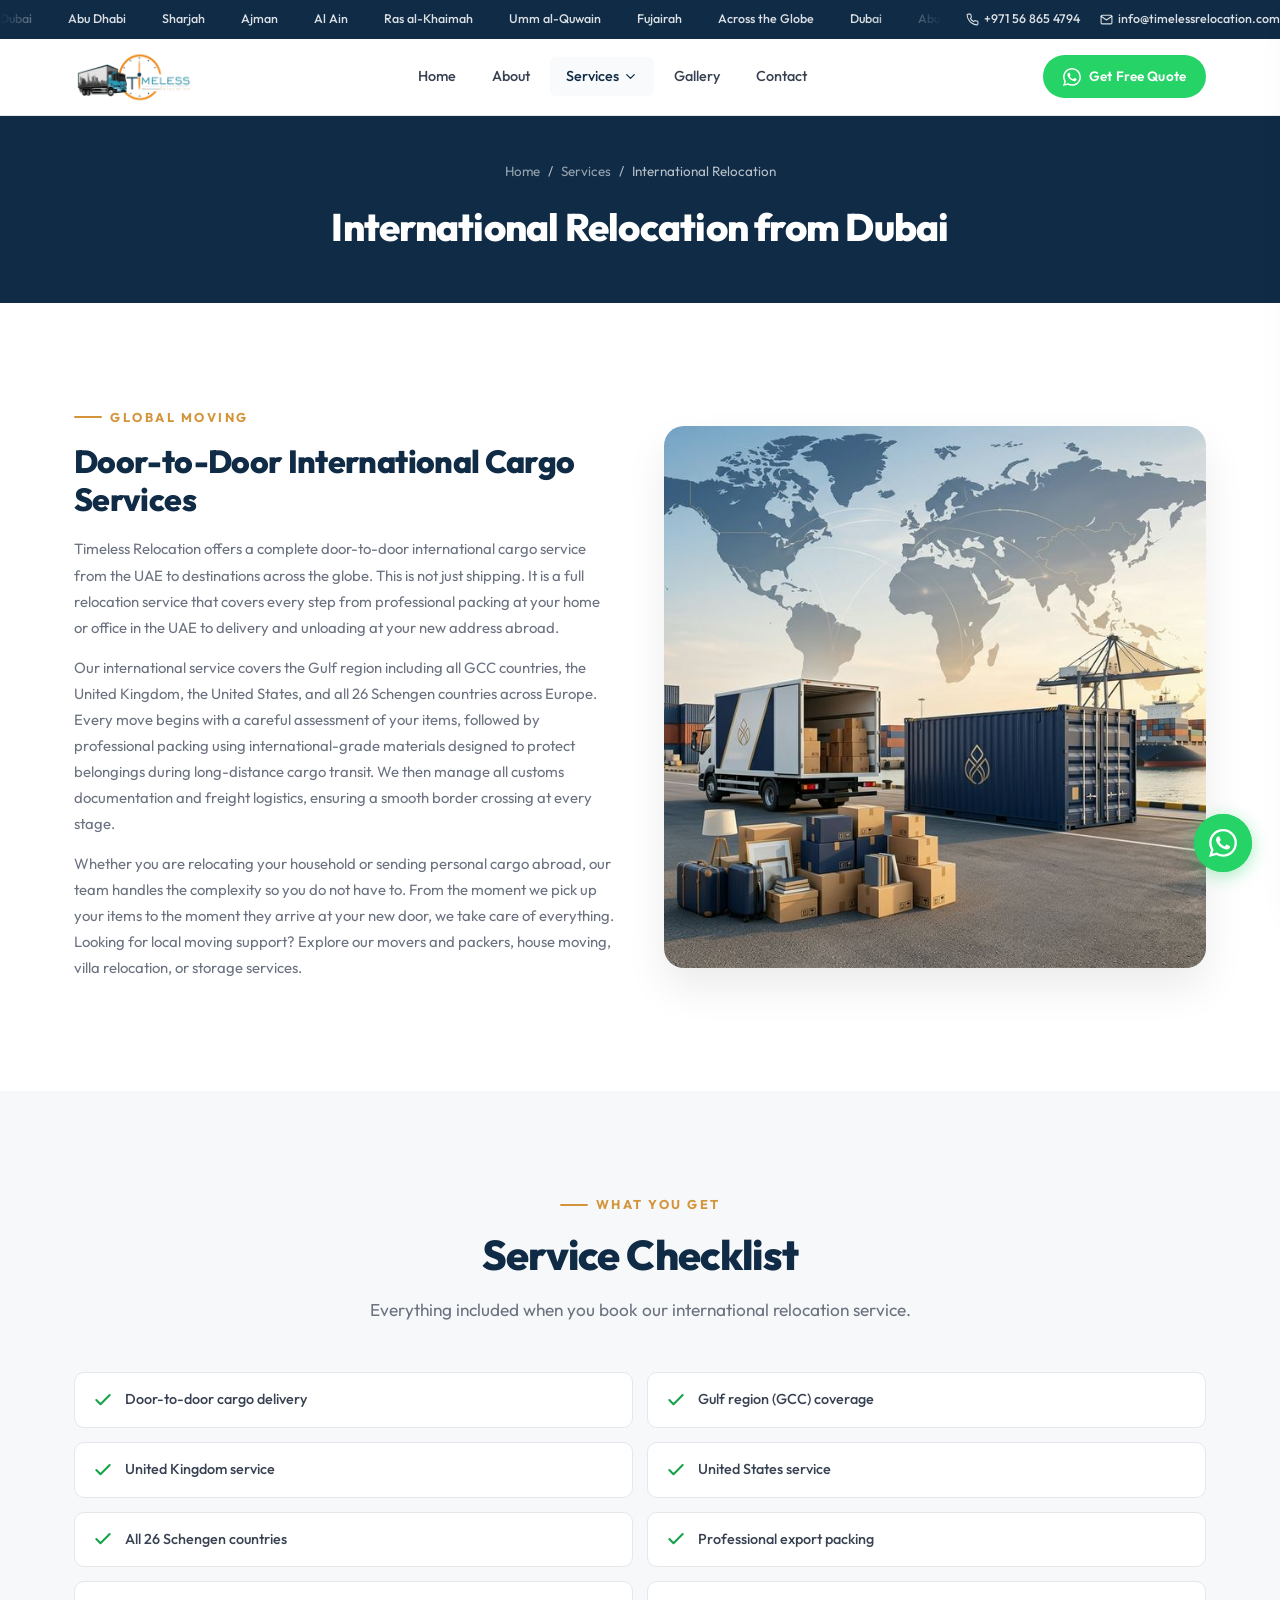
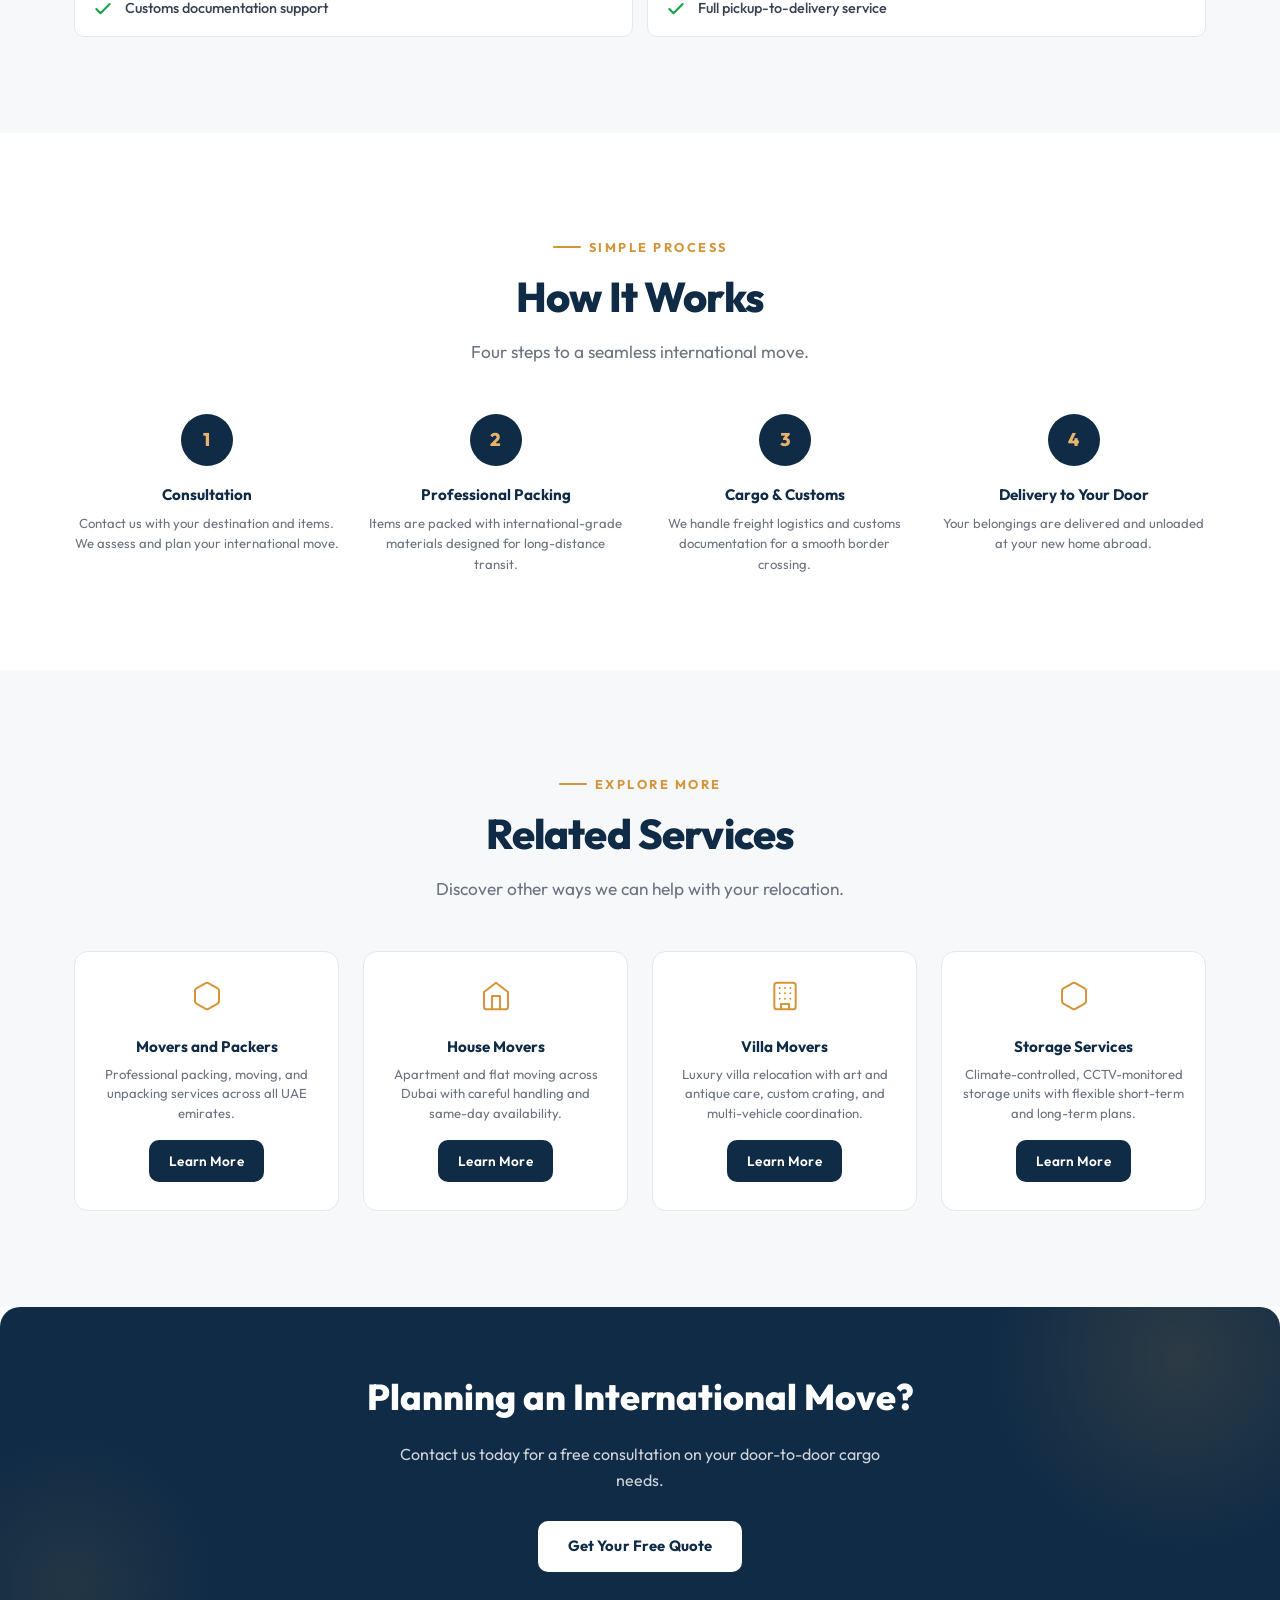
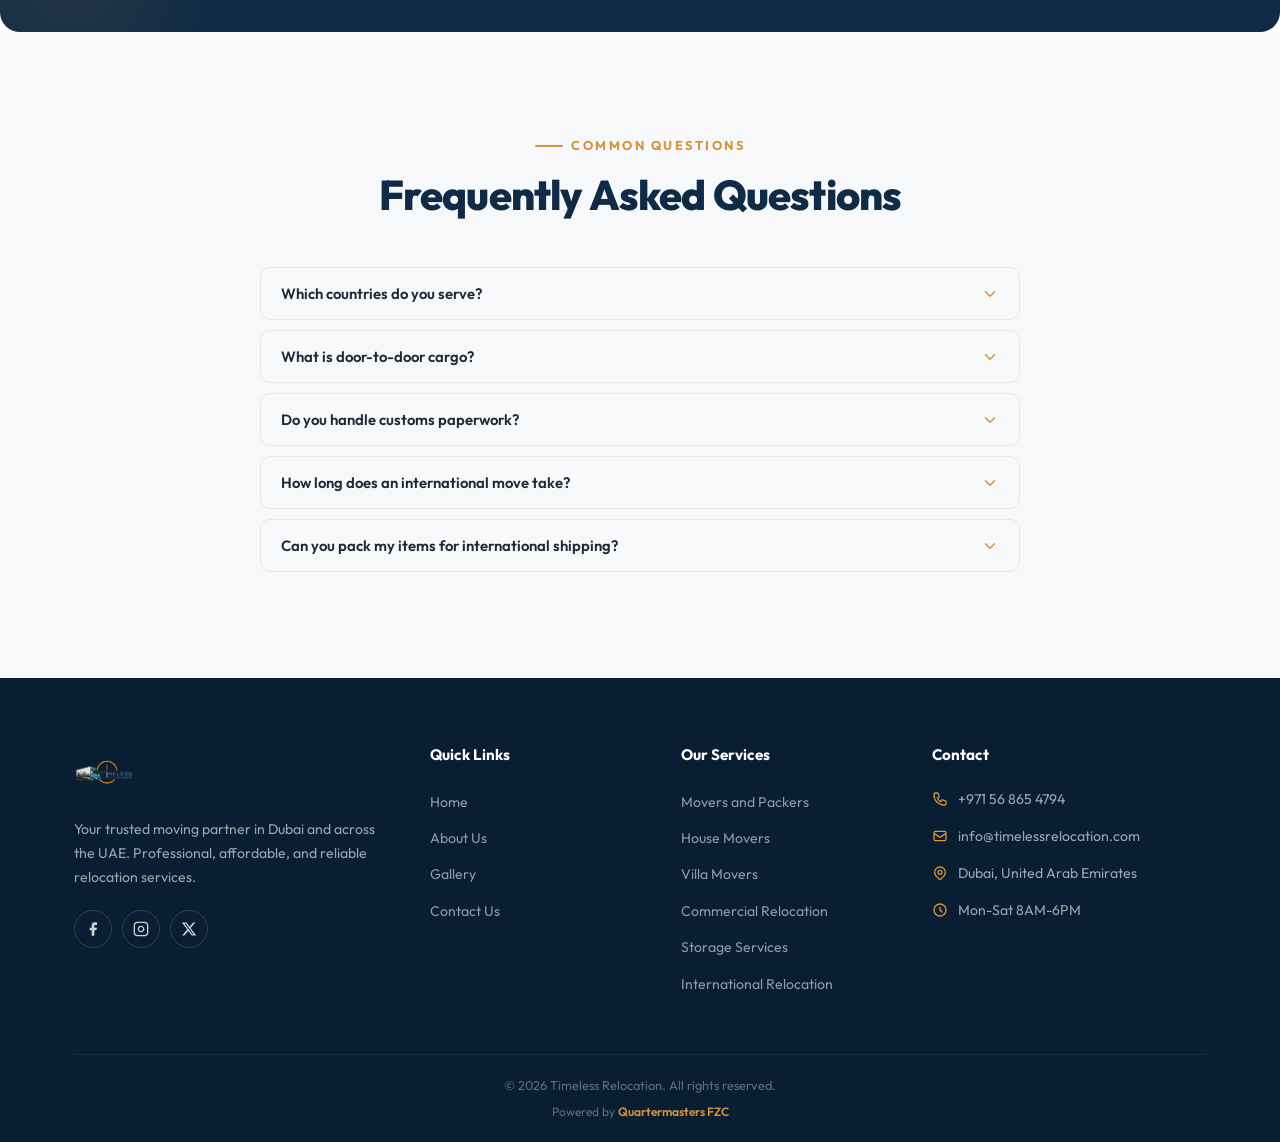
<file: services/international-relocation.html>
<!DOCTYPE html>
<html lang="en">
<head>
  <meta charset="UTF-8">
  <meta name="viewport" content="width=device-width, initial-scale=1.0">
  <title>International Relocation Services | Door-to-Door Cargo | Timeless Relocation</title>
  <meta name="description" content="Professional international relocation from Dubai. Door-to-door cargo services to the Gulf, UK, USA, and Schengen countries. Trusted movers for global moves.">
  <meta name="keywords" content="international relocation dubai, door to door cargo, international movers dubai, cargo to uk, cargo to usa, cargo to europe, international moving company uae">
  <meta name="robots" content="index, follow">
  <link rel="canonical" href="https://www.timelessrelocation.com/services/international-relocation.html">
  <link rel="icon" href="../images/Timeless_Logo.png" type="image/png">

  <!-- Open Graph -->
  <meta property="og:title" content="International Relocation Services | Door-to-Door Cargo | Timeless Relocation">
  <meta property="og:description" content="Professional international relocation from Dubai. Door-to-door cargo services to the Gulf, UK, USA, and Schengen countries.">
  <meta property="og:type" content="website">
  <meta property="og:url" content="https://www.timelessrelocation.com/services/international-relocation.html">
  <meta property="og:image" content="https://www.timelessrelocation.com/images/international-relocation.png">
  <meta property="og:site_name" content="Timeless Relocation">
  <meta property="og:locale" content="en_AE">

  <!-- Twitter Card -->
  <meta name="twitter:card" content="summary_large_image">
  <meta name="twitter:title" content="International Relocation Services | Door-to-Door Cargo | Timeless Relocation">
  <meta name="twitter:description" content="Professional international relocation from Dubai. Door-to-door cargo services to the Gulf, UK, USA, and Schengen countries.">
  <meta name="twitter:image" content="https://www.timelessrelocation.com/images/international-relocation.png">

  <!-- Google Fonts -->
  <link rel="preconnect" href="https://fonts.googleapis.com">
  <link rel="preconnect" href="https://fonts.gstatic.com" crossorigin>
  <link href="https://fonts.googleapis.com/css2?family=Outfit:wght@300;400;500;600;700;800&display=swap" rel="stylesheet">
  <link rel="stylesheet" href="../css/style.css?v=2.0">

  <!-- JSON-LD: Service -->
  <script type="application/ld+json">
  {
    "@context": "https://schema.org",
    "@type": "Service",
    "serviceType": "International Relocation",
    "name": "International Relocation from Dubai: Door-to-Door Cargo",
    "provider": {
      "@type": "MovingCompany",
      "name": "Timeless Relocation",
      "telephone": "+971568654794",
      "email": "info@timelessrelocation.com",
      "url": "https://www.timelessrelocation.com",
      "areaServed": ["Dubai","Abu Dhabi","Sharjah","Ajman","Al Ain","Ras al-Khaimah","Umm al-Quwain","Fujairah"]
    },
    "areaServed": [
      {"@type": "Place", "name": "Gulf Region (GCC)"},
      {"@type": "Country", "name": "United Kingdom"},
      {"@type": "Country", "name": "United States"},
      {"@type": "Place", "name": "Schengen Area, Europe"}
    ],
    "description": "Professional door-to-door international cargo services from the UAE to the Gulf region, United Kingdom, United States, and all 26 Schengen countries in Europe."
  }
  </script>

  <!-- JSON-LD: BreadcrumbList -->
  <script type="application/ld+json">
  {
    "@context": "https://schema.org",
    "@type": "BreadcrumbList",
    "itemListElement": [
      {"@type": "ListItem", "position": 1, "name": "Home", "item": "https://www.timelessrelocation.com/"},
      {"@type": "ListItem", "position": 2, "name": "Services", "item": "https://www.timelessrelocation.com/#services"},
      {"@type": "ListItem", "position": 3, "name": "International Relocation", "item": "https://www.timelessrelocation.com/services/international-relocation.html"}
    ]
  }
  </script>

  <!-- JSON-LD: HowTo -->
  <script type="application/ld+json">
  {
    "@context": "https://schema.org",
    "@type": "HowTo",
    "name": "How International Relocation Works with Timeless Relocation",
    "description": "A simple 4-step process for a seamless international move from Dubai.",
    "step": [
      {"@type": "HowToStep", "position": 1, "name": "Consultation", "text": "Contact us with your destination and items. We assess and plan your international move."},
      {"@type": "HowToStep", "position": 2, "name": "Professional Packing", "text": "Items are packed with international-grade materials designed for long-distance transit."},
      {"@type": "HowToStep", "position": 3, "name": "Cargo & Customs", "text": "We handle freight logistics and customs documentation for a smooth border crossing."},
      {"@type": "HowToStep", "position": 4, "name": "Delivery to Your Door", "text": "Your belongings are delivered and unloaded at your new home abroad."}
    ]
  }
  </script>

  <!-- JSON-LD: FAQPage -->
  <script type="application/ld+json">
  {
    "@context": "https://schema.org",
    "@type": "FAQPage",
    "mainEntity": [
      {
        "@type": "Question",
        "name": "Which countries do you serve?",
        "acceptedAnswer": {"@type": "Answer", "text": "We provide door-to-door international cargo services to the Gulf (GCC) region, the United Kingdom, the United States, and all 26 Schengen countries in Europe."}
      },
      {
        "@type": "Question",
        "name": "What is door-to-door cargo?",
        "acceptedAnswer": {"@type": "Answer", "text": "Door-to-door cargo is a complete service from packing at your current home or office in the UAE to delivery at your destination abroad. We handle everything in between including freight and customs."}
      },
      {
        "@type": "Question",
        "name": "Do you handle customs paperwork?",
        "acceptedAnswer": {"@type": "Answer", "text": "Yes, we assist with all customs documentation required for a smooth international transit, ensuring your shipment clears borders without unnecessary delays."}
      },
      {
        "@type": "Question",
        "name": "How long does an international move take?",
        "acceptedAnswer": {"@type": "Answer", "text": "Timelines depend on the destination. Gulf region moves are faster, while moves to the UK, US, or Europe typically take 2 to 4 weeks."}
      },
      {
        "@type": "Question",
        "name": "Can you pack my items for international shipping?",
        "acceptedAnswer": {"@type": "Answer", "text": "Yes, we use international-grade packing materials specifically designed to protect your items during long-distance cargo transit."}
      }
    ]
  }
  </script>
<!-- Google Analytics -->
<script async src="https://www.googletagmanager.com/gtag/js?id=G-512KW6Q248"></script>
<script>
  window.dataLayer = window.dataLayer || [];
  function gtag(){dataLayer.push(arguments);}
  gtag('js', new Date());
  gtag('config', 'G-512KW6Q248');
</script>
</head>
<body>

  <!-- ===== Topbar ===== -->
  <div class="topbar">
    <div class="topbar-inner">
      <div class="topbar-marquee">
        <div class="topbar-track">
          <span>Dubai</span><span>Abu Dhabi</span><span>Sharjah</span><span>Ajman</span><span>Al Ain</span><span>Ras al-Khaimah</span><span>Umm al-Quwain</span><span>Fujairah</span><span>Across the Globe</span>
          <span>Dubai</span><span>Abu Dhabi</span><span>Sharjah</span><span>Ajman</span><span>Al Ain</span><span>Ras al-Khaimah</span><span>Umm al-Quwain</span><span>Fujairah</span><span>Across the Globe</span>
        </div>
      </div>
      <div class="topbar-right">
        <a href="tel:+971568654794">
          <svg width="14" height="14" viewBox="0 0 24 24" fill="none" stroke="currentColor" stroke-width="2" stroke-linecap="round" stroke-linejoin="round"><path d="M22 16.92v3a2 2 0 0 1-2.18 2 19.79 19.79 0 0 1-8.63-3.07 19.5 19.5 0 0 1-6-6 19.79 19.79 0 0 1-3.07-8.67A2 2 0 0 1 4.11 2h3a2 2 0 0 1 2 1.72c.127.96.361 1.903.7 2.81a2 2 0 0 1-.45 2.11L8.09 9.91a16 16 0 0 0 6 6l1.27-1.27a2 2 0 0 1 2.11-.45c.907.339 1.85.573 2.81.7A2 2 0 0 1 22 16.92z"/></svg>
          +971 56 865 4794
        </a>
        <a href="mailto:info@timelessrelocation.com">
          <svg width="14" height="14" viewBox="0 0 24 24" fill="none" stroke="currentColor" stroke-width="2" stroke-linecap="round" stroke-linejoin="round"><path d="M4 4h16c1.1 0 2 .9 2 2v12c0 1.1-.9 2-2 2H4c-1.1 0-2-.9-2-2V6c0-1.1.9-2 2-2z"/><polyline points="22,6 12,13 2,6"/></svg>
          info@timelessrelocation.com
        </a>
      </div>
    </div>
  </div>

  <!-- ===== Navbar ===== -->
  <nav class="navbar">
    <div class="nav-inner container">
      <a href="../index.html" class="nav-logo">
        <img src="../images/Timeless_Logo.png" alt="Timeless Relocation Logo" width="130" height="54" style="object-fit: contain;">

      </a>

      <div class="nav-links">
        <a href="../index.html" class="nav-link">Home</a>
        <a href="../about.html" class="nav-link">About</a>
        <div class="nav-dropdown">
          <a href="#" class="nav-link active">
            Services
            <svg width="12" height="12" viewBox="0 0 24 24" fill="none" stroke="currentColor" stroke-width="2" stroke-linecap="round" stroke-linejoin="round"><polyline points="6 9 12 15 18 9"/></svg>
          </a>
          <div class="dropdown-panel">
            <a href="./movers-and-packers.html" class="svc-link">Movers and Packers</a>
            <a href="./house-movers.html" class="svc-link">House Movers</a>
            <a href="./villa-movers.html" class="svc-link">Villa Movers</a>
            <a href="./commercial-relocation.html" class="svc-link">Commercial Relocation</a>
            <a href="./storage-services.html" class="svc-link">Storage Services</a>
            <a href="./international-relocation.html" class="svc-link">International Relocation</a>
          </div>
        </div>
        <a href="../gallery.html" class="nav-link">Gallery</a>
        <a href="../contact.html" class="nav-link">Contact</a>
      </div>

      <div class="nav-cta">
        <a href="https://wa.me/971568654794?text=Hello!%20I%20need%20a%20free%20moving%20quote." class="btn btn--whatsapp btn--sm" target="_blank" rel="noopener">
          <svg width="18" height="18" viewBox="0 0 24 24" fill="currentColor"><path d="M17.472 14.382c-.297-.149-1.758-.867-2.03-.967-.273-.099-.471-.148-.67.15-.197.297-.767.966-.94 1.164-.173.199-.347.223-.644.075-.297-.15-1.255-.463-2.39-1.475-.883-.788-1.48-1.761-1.653-2.059-.173-.297-.018-.458.13-.606.134-.133.298-.347.446-.52.149-.174.198-.298.298-.497.099-.198.05-.371-.025-.52-.075-.149-.669-1.612-.916-2.207-.242-.579-.487-.5-.669-.51-.173-.008-.371-.01-.57-.01-.198 0-.52.074-.792.372-.272.297-1.04 1.016-1.04 2.479 0 1.462 1.065 2.875 1.213 3.074.149.198 2.096 3.2 5.077 4.487.709.306 1.262.489 1.694.625.712.227 1.36.195 1.871.118.571-.085 1.758-.719 2.006-1.413.248-.694.248-1.289.173-1.413-.074-.124-.272-.198-.57-.347m-5.421 7.403h-.004a9.87 9.87 0 0 1-5.031-1.378l-.361-.214-3.741.982.998-3.648-.235-.374a9.86 9.86 0 0 1-1.51-5.26c.001-5.45 4.436-9.884 9.888-9.884 2.64 0 5.122 1.03 6.988 2.898a9.825 9.825 0 0 1 2.893 6.994c-.003 5.45-4.437 9.884-9.885 9.884m8.413-18.297A11.815 11.815 0 0 0 12.05 0C5.495 0 .16 5.335.157 11.892c0 2.096.547 4.142 1.588 5.945L.057 24l6.305-1.654a11.882 11.882 0 0 0 5.683 1.448h.005c6.554 0 11.89-5.335 11.893-11.893a11.821 11.821 0 0 0-3.48-8.413z"/></svg>
          Get Free Quote
        </a>
      </div>

      <button class="hamburger" aria-label="Open menu"><span></span><span></span><span></span>
        <svg viewBox="0 0 24 24" fill="none" stroke="currentColor" stroke-width="2" stroke-linecap="round" stroke-linejoin="round"><line x1="3" y1="6" x2="21" y2="6"/><line x1="3" y1="12" x2="21" y2="12"/><line x1="3" y1="18" x2="21" y2="18"/></svg>
      </button>
    </div>
  </nav>

  <!-- ===== Mobile Drawer ===== -->
  <div class="mobile-backdrop"></div>
  <div class="mobile-drawer">
    <div class="mobile-header">
      <a href="../index.html" class="nav-logo">
        <img src="../images/Timeless_Logo.png" alt="Timeless Relocation Logo" width="130" height="54" style="object-fit: contain;">

      </a>
      <button class="mobile-close" aria-label="Close menu">
        <svg viewBox="0 0 24 24" fill="none" stroke="currentColor" stroke-width="2" stroke-linecap="round" stroke-linejoin="round"><line x1="18" y1="6" x2="6" y2="18"/><line x1="6" y1="6" x2="18" y2="18"/></svg>
      </button>
    </div>
    <div class="mobile-nav">
      <a href="../index.html" class="mobile-link">Home</a>
      <a href="../about.html" class="mobile-link">About</a>
      <button class="mobile-dd-toggle">
        Services
        <svg width="16" height="16" viewBox="0 0 24 24" fill="none" stroke="currentColor" stroke-width="2" stroke-linecap="round" stroke-linejoin="round"><polyline points="6 9 12 15 18 9"/></svg>
      </button>
      <div class="mobile-dd-list">
        <a href="./movers-and-packers.html" class="mobile-link">Movers and Packers</a>
        <a href="./house-movers.html" class="mobile-link">House Movers</a>
        <a href="./villa-movers.html" class="mobile-link">Villa Movers</a>
        <a href="./commercial-relocation.html" class="mobile-link">Commercial Relocation</a>
        <a href="./storage-services.html" class="mobile-link">Storage Services</a>
        <a href="./international-relocation.html" class="mobile-link">International Relocation</a>
      </div>
      <a href="../gallery.html" class="mobile-link">Gallery</a>
      <a href="../contact.html" class="mobile-link">Contact</a>
    </div>
    <div class="mobile-cta">
      <a href="https://wa.me/971568654794?text=Hello!%20I%20need%20a%20free%20moving%20quote." class="btn btn--whatsapp" target="_blank" rel="noopener">Get Free Quote</a>
    </div>
  </div>

  <main>

  <!-- ===== Page Hero ===== -->
  <section class="page-hero">
    <div class="container">
      <nav class="breadcrumb" aria-label="Breadcrumb">
        <a href="../index.html">Home</a>
        <span>/</span>
        <a href="../index.html#services">Services</a>
        <span>/</span>
        <span>International Relocation</span>
      </nav>
      <h1>International Relocation from Dubai</h1>
    </div>
  </section>

  <!-- ===== Service Detail ===== -->
  <section class="section">
    <div class="container">
      <div class="svc-detail-grid">
        <div class="svc-detail-text reveal reveal-left">
          <span class="section-eyebrow">Global Moving</span>
          <h2 class="section-heading">Door-to-Door International Cargo Services</h2>
          <p>Timeless Relocation offers a complete door-to-door international cargo service from the UAE to destinations across the globe. This is not just shipping. It is a full relocation service that covers every step from professional packing at your home or office in the UAE to delivery and unloading at your new address abroad.</p>
          <p>Our international service covers the Gulf region including all GCC countries, the United Kingdom, the United States, and all 26 Schengen countries across Europe. Every move begins with a careful assessment of your items, followed by professional packing using international-grade materials designed to protect belongings during long-distance cargo transit. We then manage all customs documentation and freight logistics, ensuring a smooth border crossing at every stage.</p>
          <p>Whether you are relocating your household or sending personal cargo abroad, our team handles the complexity so you do not have to. From the moment we pick up your items to the moment they arrive at your new door, we take care of everything. Looking for local moving support? Explore our <a href="./movers-and-packers.html">movers and packers</a>, <a href="./house-movers.html">house moving</a>, <a href="./villa-movers.html">villa relocation</a>, or <a href="./storage-services.html">storage services</a>.</p>
        </div>
        <div class="svc-detail-img reveal reveal-right">
          <img src="../images/international-relocation.png" alt="International relocation cargo service from Dubai" width="600" height="400" loading="lazy">
        </div>
      </div>
    </div>
  </section>

  <!-- ===== Checklist ===== -->
  <section class="section section--gray">
    <div class="container">
      <div class="text-center reveal">
        <span class="section-eyebrow">What You Get</span>
        <h2 class="section-heading">Service Checklist</h2>
        <p class="section-sub">Everything included when you book our international relocation service.</p>
      </div>
      <div class="check-grid">
        <div class="check-item reveal">
          <svg width="24" height="24" viewBox="0 0 24 24" fill="none" stroke="#16a34a" stroke-width="2.5" stroke-linecap="round" stroke-linejoin="round"><polyline points="20 6 9 17 4 12"/></svg>
          Door-to-door cargo delivery
        </div>
        <div class="check-item reveal">
          <svg width="24" height="24" viewBox="0 0 24 24" fill="none" stroke="#16a34a" stroke-width="2.5" stroke-linecap="round" stroke-linejoin="round"><polyline points="20 6 9 17 4 12"/></svg>
          Gulf region (GCC) coverage
        </div>
        <div class="check-item reveal">
          <svg width="24" height="24" viewBox="0 0 24 24" fill="none" stroke="#16a34a" stroke-width="2.5" stroke-linecap="round" stroke-linejoin="round"><polyline points="20 6 9 17 4 12"/></svg>
          United Kingdom service
        </div>
        <div class="check-item reveal">
          <svg width="24" height="24" viewBox="0 0 24 24" fill="none" stroke="#16a34a" stroke-width="2.5" stroke-linecap="round" stroke-linejoin="round"><polyline points="20 6 9 17 4 12"/></svg>
          United States service
        </div>
        <div class="check-item reveal">
          <svg width="24" height="24" viewBox="0 0 24 24" fill="none" stroke="#16a34a" stroke-width="2.5" stroke-linecap="round" stroke-linejoin="round"><polyline points="20 6 9 17 4 12"/></svg>
          All 26 Schengen countries
        </div>
        <div class="check-item reveal">
          <svg width="24" height="24" viewBox="0 0 24 24" fill="none" stroke="#16a34a" stroke-width="2.5" stroke-linecap="round" stroke-linejoin="round"><polyline points="20 6 9 17 4 12"/></svg>
          Professional export packing
        </div>
        <div class="check-item reveal">
          <svg width="24" height="24" viewBox="0 0 24 24" fill="none" stroke="#16a34a" stroke-width="2.5" stroke-linecap="round" stroke-linejoin="round"><polyline points="20 6 9 17 4 12"/></svg>
          Customs documentation support
        </div>
        <div class="check-item reveal">
          <svg width="24" height="24" viewBox="0 0 24 24" fill="none" stroke="#16a34a" stroke-width="2.5" stroke-linecap="round" stroke-linejoin="round"><polyline points="20 6 9 17 4 12"/></svg>
          Full pickup-to-delivery service
        </div>
      </div>
    </div>
  </section>

  <!-- ===== Process ===== -->
  <section class="section">
    <div class="container">
      <div class="text-center reveal">
        <span class="section-eyebrow">Simple Process</span>
        <h2 class="section-heading">How It Works</h2>
        <p class="section-sub">Four steps to a seamless international move.</p>
      </div>
      <div class="process-row">
        <div class="proc-step reveal">
          <div class="proc-num">1</div>
          <h3>Consultation</h3>
          <p>Contact us with your destination and items. We assess and plan your international move.</p>
        </div>
        <div class="proc-step reveal">
          <div class="proc-num">2</div>
          <h3>Professional Packing</h3>
          <p>Items are packed with international-grade materials designed for long-distance transit.</p>
        </div>
        <div class="proc-step reveal">
          <div class="proc-num">3</div>
          <h3>Cargo &amp; Customs</h3>
          <p>We handle freight logistics and customs documentation for a smooth border crossing.</p>
        </div>
        <div class="proc-step reveal">
          <div class="proc-num">4</div>
          <h3>Delivery to Your Door</h3>
          <p>Your belongings are delivered and unloaded at your new home abroad.</p>
        </div>
      </div>
    </div>
  </section>

  <!-- ===== Related Services ===== -->
  <section class="section section--gray">
    <div class="container">
      <div class="text-center reveal">
        <span class="section-eyebrow">Explore More</span>
        <h2 class="section-heading">Related Services</h2>
        <p class="section-sub">Discover other ways we can help with your relocation.</p>
      </div>
      <div class="related-grid">
        <div class="rel-card reveal">
          <svg width="40" height="40" viewBox="0 0 24 24" fill="none" stroke="currentColor" stroke-width="1.5" stroke-linecap="round" stroke-linejoin="round"><path d="M21 16V8a2 2 0 0 0-1-1.73l-7-4a2 2 0 0 0-2 0l-7 4A2 2 0 0 0 3 8v8a2 2 0 0 0 1 1.73l7 4a2 2 0 0 0 2 0l7-4A2 2 0 0 0 21 16z"/></svg>
          <h3>Movers and Packers</h3>
          <p>Professional packing, moving, and unpacking services across all UAE emirates.</p>
          <a href="./movers-and-packers.html" class="btn btn--sm btn--primary">Learn More</a>
        </div>
        <div class="rel-card reveal">
          <svg width="40" height="40" viewBox="0 0 24 24" fill="none" stroke="currentColor" stroke-width="1.5" stroke-linecap="round" stroke-linejoin="round"><path d="M3 9l9-7 9 7v11a2 2 0 0 1-2 2H5a2 2 0 0 1-2-2z"/><polyline points="9 22 9 12 15 12 15 22"/></svg>
          <h3>House Movers</h3>
          <p>Apartment and flat moving across Dubai with careful handling and same-day availability.</p>
          <a href="./house-movers.html" class="btn btn--sm btn--primary">Learn More</a>
        </div>
        <div class="rel-card reveal">
          <svg width="40" height="40" viewBox="0 0 24 24" fill="none" stroke="currentColor" stroke-width="1.5" stroke-linecap="round" stroke-linejoin="round"><rect x="4" y="2" width="16" height="20" rx="2" ry="2"/><path d="M9 22v-4h6v4"/><path d="M8 6h.01"/><path d="M16 6h.01"/><path d="M12 6h.01"/><path d="M12 10h.01"/><path d="M12 14h.01"/><path d="M16 10h.01"/><path d="M16 14h.01"/><path d="M8 10h.01"/><path d="M8 14h.01"/></svg>
          <h3>Villa Movers</h3>
          <p>Luxury villa relocation with art and antique care, custom crating, and multi-vehicle coordination.</p>
          <a href="./villa-movers.html" class="btn btn--sm btn--primary">Learn More</a>
        </div>
        <div class="rel-card reveal">
          <svg width="40" height="40" viewBox="0 0 24 24" fill="none" stroke="currentColor" stroke-width="1.5" stroke-linecap="round" stroke-linejoin="round"><path d="M21 16V8a2 2 0 0 0-1-1.73l-7-4a2 2 0 0 0-2 0l-7 4A2 2 0 0 0 3 8v8a2 2 0 0 0 1 1.73l7 4a2 2 0 0 0 2 0l7-4A2 2 0 0 0 21 16z"/></svg>
          <h3>Storage Services</h3>
          <p>Climate-controlled, CCTV-monitored storage units with flexible short-term and long-term plans.</p>
          <a href="./storage-services.html" class="btn btn--sm btn--primary">Learn More</a>
        </div>
      </div>
    </div>
  </section>

  <!-- ===== CTA Banner ===== -->
  <section class="cta-banner">
    <div class="container text-center">
      <h2>Planning an International Move?</h2>
      <p>Contact us today for a free consultation on your door-to-door cargo needs.</p>
      <a href="../contact.html" class="btn btn--white">Get Your Free Quote</a>
    </div>
  </section>

  <!-- ===== FAQ ===== -->
  <section class="section section--gray">
    <div class="container">
      <div class="text-center reveal">
        <span class="section-eyebrow">Common Questions</span>
        <h2 class="section-heading">Frequently Asked Questions</h2>
      </div>
      <div class="faq-list">
        <div class="faq-item reveal">
          <button class="faq-q">
            Which countries do you serve?
            <svg width="20" height="20" viewBox="0 0 24 24" fill="none" stroke="currentColor" stroke-width="2" stroke-linecap="round" stroke-linejoin="round"><polyline points="6 9 12 15 18 9"/></svg>
          </button>
          <div class="faq-a">
            <div class="faq-a-inner">
              <p>We provide door-to-door international cargo services to the Gulf (GCC) region, the United Kingdom, the United States, and all 26 Schengen countries in Europe.</p>
            </div>
          </div>
        </div>
        <div class="faq-item reveal">
          <button class="faq-q">
            What is door-to-door cargo?
            <svg width="20" height="20" viewBox="0 0 24 24" fill="none" stroke="currentColor" stroke-width="2" stroke-linecap="round" stroke-linejoin="round"><polyline points="6 9 12 15 18 9"/></svg>
          </button>
          <div class="faq-a">
            <div class="faq-a-inner">
              <p>Door-to-door cargo is a complete service from packing at your current home or office in the UAE to delivery at your destination abroad. We handle everything in between including freight logistics and customs clearance.</p>
            </div>
          </div>
        </div>
        <div class="faq-item reveal">
          <button class="faq-q">
            Do you handle customs paperwork?
            <svg width="20" height="20" viewBox="0 0 24 24" fill="none" stroke="currentColor" stroke-width="2" stroke-linecap="round" stroke-linejoin="round"><polyline points="6 9 12 15 18 9"/></svg>
          </button>
          <div class="faq-a">
            <div class="faq-a-inner">
              <p>Yes, we assist with all customs documentation required for a smooth international transit, ensuring your shipment clears borders without unnecessary delays.</p>
            </div>
          </div>
        </div>
        <div class="faq-item reveal">
          <button class="faq-q">
            How long does an international move take?
            <svg width="20" height="20" viewBox="0 0 24 24" fill="none" stroke="currentColor" stroke-width="2" stroke-linecap="round" stroke-linejoin="round"><polyline points="6 9 12 15 18 9"/></svg>
          </button>
          <div class="faq-a">
            <div class="faq-a-inner">
              <p>Timelines depend on the destination. Gulf region moves are generally faster, while moves to the UK, US, or Europe typically take 2 to 4 weeks. We provide an estimated timeline during your initial consultation.</p>
            </div>
          </div>
        </div>
        <div class="faq-item reveal">
          <button class="faq-q">
            Can you pack my items for international shipping?
            <svg width="20" height="20" viewBox="0 0 24 24" fill="none" stroke="currentColor" stroke-width="2" stroke-linecap="round" stroke-linejoin="round"><polyline points="6 9 12 15 18 9"/></svg>
          </button>
          <div class="faq-a">
            <div class="faq-a-inner">
              <p>Yes, we use international-grade packing materials specifically designed to protect your items during long-distance cargo transit. Every item is carefully secured for the journey.</p>
            </div>
          </div>
        </div>
      </div>
    </div>
  </section>

  </main>

  <!-- ===== Footer ===== -->
<footer class="footer">
  <div class="container">
    <div class="footer-grid">
      <div class="footer-brand">
        <a href="../index.html" aria-label="Timeless Relocation Home">
          <img src="../images/Timeless_Logo.png" alt="Timeless Relocation" width="140" height="42">
        </a>
        <p>Your trusted moving partner in Dubai and across the UAE. Professional, affordable, and reliable relocation services.</p>
        <div class="footer-social">
          <a href="#" aria-label="Facebook"><svg xmlns="http://www.w3.org/2000/svg" width="16" height="16" viewBox="0 0 24 24" fill="currentColor"><path d="M18 2h-3a5 5 0 00-5 5v3H7v4h3v8h4v-8h3l1-4h-4V7a1 1 0 011-1h3z"/></svg></a>
          <a href="#" aria-label="Instagram"><svg xmlns="http://www.w3.org/2000/svg" width="16" height="16" viewBox="0 0 24 24" fill="none" stroke="currentColor" stroke-width="2"><rect x="2" y="2" width="20" height="20" rx="5" ry="5"/><path d="M16 11.37A4 4 0 1112.63 8 4 4 0 0116 11.37z"/><line x1="17.5" y1="6.5" x2="17.51" y2="6.5"/></svg></a>
          <a href="#" aria-label="X"><svg xmlns="http://www.w3.org/2000/svg" width="16" height="16" viewBox="0 0 24 24" fill="currentColor"><path d="M18.244 2.25h3.308l-7.227 8.26 8.502 11.24H16.17l-5.214-6.817L4.99 21.75H1.68l7.73-8.835L1.254 2.25H8.08l4.713 6.231zm-1.161 17.52h1.833L7.084 4.126H5.117z"/></svg></a>
        </div>
      </div>
      <div class="footer-col">
        <h4>Quick Links</h4>
        <ul>
          <li><a href="../index.html">Home</a></li>
          <li><a href="../about.html">About Us</a></li>
          <li><a href="../gallery.html">Gallery</a></li>
          <li><a href="../contact.html">Contact Us</a></li>
        </ul>
      </div>
      <div class="footer-col">
        <h4>Our Services</h4>
        <ul>
          <li><a href="./movers-and-packers.html">Movers and Packers</a></li>
          <li><a href="./house-movers.html">House Movers</a></li>
          <li><a href="./villa-movers.html">Villa Movers</a></li>
          <li><a href="./commercial-relocation.html">Commercial Relocation</a></li>
          <li><a href="./storage-services.html">Storage Services</a></li>
          <li><a href="./international-relocation.html">International Relocation</a></li>
        </ul>
      </div>
      <div class="footer-col">
        <h4>Contact</h4>
        <div class="footer-contact-row">
          <svg xmlns="http://www.w3.org/2000/svg" fill="none" viewBox="0 0 24 24" stroke="currentColor" stroke-width="2"><path stroke-linecap="round" stroke-linejoin="round" d="M3 5a2 2 0 012-2h3.28a1 1 0 01.948.684l1.498 4.493a1 1 0 01-.502 1.21l-2.257 1.13a11.042 11.042 0 005.516 5.516l1.13-2.257a1 1 0 011.21-.502l4.493 1.498a1 1 0 01.684.949V19a2 2 0 01-2 2h-1C9.716 21 3 14.284 3 6V5z"/></svg>
          <a href="tel:+971568654794">+971 56 865 4794</a>
        </div>
        <div class="footer-contact-row">
          <svg xmlns="http://www.w3.org/2000/svg" fill="none" viewBox="0 0 24 24" stroke="currentColor" stroke-width="2"><path stroke-linecap="round" stroke-linejoin="round" d="M3 8l7.89 5.26a2 2 0 002.22 0L21 8M5 19h14a2 2 0 002-2V7a2 2 0 00-2-2H5a2 2 0 00-2 2v10a2 2 0 002 2z"/></svg>
          <a href="mailto:info@timelessrelocation.com">info@timelessrelocation.com</a>
        </div>
        <div class="footer-contact-row">
          <svg xmlns="http://www.w3.org/2000/svg" fill="none" viewBox="0 0 24 24" stroke="currentColor" stroke-width="2"><path stroke-linecap="round" stroke-linejoin="round" d="M17.657 16.657L13.414 20.9a1.998 1.998 0 01-2.827 0l-4.244-4.243a8 8 0 1111.314 0z"/><path stroke-linecap="round" stroke-linejoin="round" d="M15 11a3 3 0 11-6 0 3 3 0 016 0z"/></svg>
          <span>Dubai, United Arab Emirates</span>
        </div>
        <div class="footer-contact-row">
          <svg xmlns="http://www.w3.org/2000/svg" fill="none" viewBox="0 0 24 24" stroke="currentColor" stroke-width="2"><path stroke-linecap="round" stroke-linejoin="round" d="M12 8v4l3 3m6-3a9 9 0 11-18 0 9 9 0 0118 0z"/></svg>
          <span>Mon-Sat 8AM-6PM</span>
        </div>
      </div>
    </div>
    <div class="footer-bottom">
      <p>&copy; 2026 Timeless Relocation. All rights reserved.</p>
      <p style="margin-top:6px;font-size:0.75rem;">Powered by <a href="mailto:hello@quartermasters.me" style="color:#d4943a;font-weight:600;">Quartermasters FZC</a></p>
    </div>
  </div>
</footer>

  <!-- ===== WhatsApp Float ===== -->
  <div class="wa-float"><a href="https://wa.me/971568654794" target="_blank" rel="noopener" aria-label="Chat on WhatsApp">
    <div class="wa-ring"></div>
    <svg viewBox="0 0 24 24" fill="currentColor"><path d="M17.472 14.382c-.297-.149-1.758-.867-2.03-.967-.273-.099-.471-.148-.67.15-.197.297-.767.966-.94 1.164-.173.199-.347.223-.644.075-.297-.15-1.255-.463-2.39-1.475-.883-.788-1.48-1.761-1.653-2.059-.173-.297-.018-.458.13-.606.134-.133.298-.347.446-.52.149-.174.198-.298.298-.497.099-.198.05-.371-.025-.52-.075-.149-.669-1.612-.916-2.207-.242-.579-.487-.5-.669-.51-.173-.008-.371-.01-.57-.01-.198 0-.52.074-.792.372-.272.297-1.04 1.016-1.04 2.479 0 1.462 1.065 2.875 1.213 3.074.149.198 2.096 3.2 5.077 4.487.709.306 1.262.489 1.694.625.712.227 1.36.195 1.871.118.571-.085 1.758-.719 2.006-1.413.248-.694.248-1.289.173-1.413-.074-.124-.272-.198-.57-.347m-5.421 7.403h-.004a9.87 9.87 0 0 1-5.031-1.378l-.361-.214-3.741.982.998-3.648-.235-.374a9.86 9.86 0 0 1-1.51-5.26c.001-5.45 4.436-9.884 9.888-9.884 2.64 0 5.122 1.03 6.988 2.898a9.825 9.825 0 0 1 2.893 6.994c-.003 5.45-4.437 9.884-9.885 9.884m8.413-18.297A11.815 11.815 0 0 0 12.05 0C5.495 0 .16 5.335.157 11.892c0 2.096.547 4.142 1.588 5.945L.057 24l6.305-1.654a11.882 11.882 0 0 0 5.683 1.448h.005c6.554 0 11.89-5.335 11.893-11.893a11.821 11.821 0 0 0-3.48-8.413z"/></svg>
    <span class="wa-tip">Chat with us</span>
  </a></div>

  <script src="../js/main.js" defer></script>
</body>
</html>
</file>
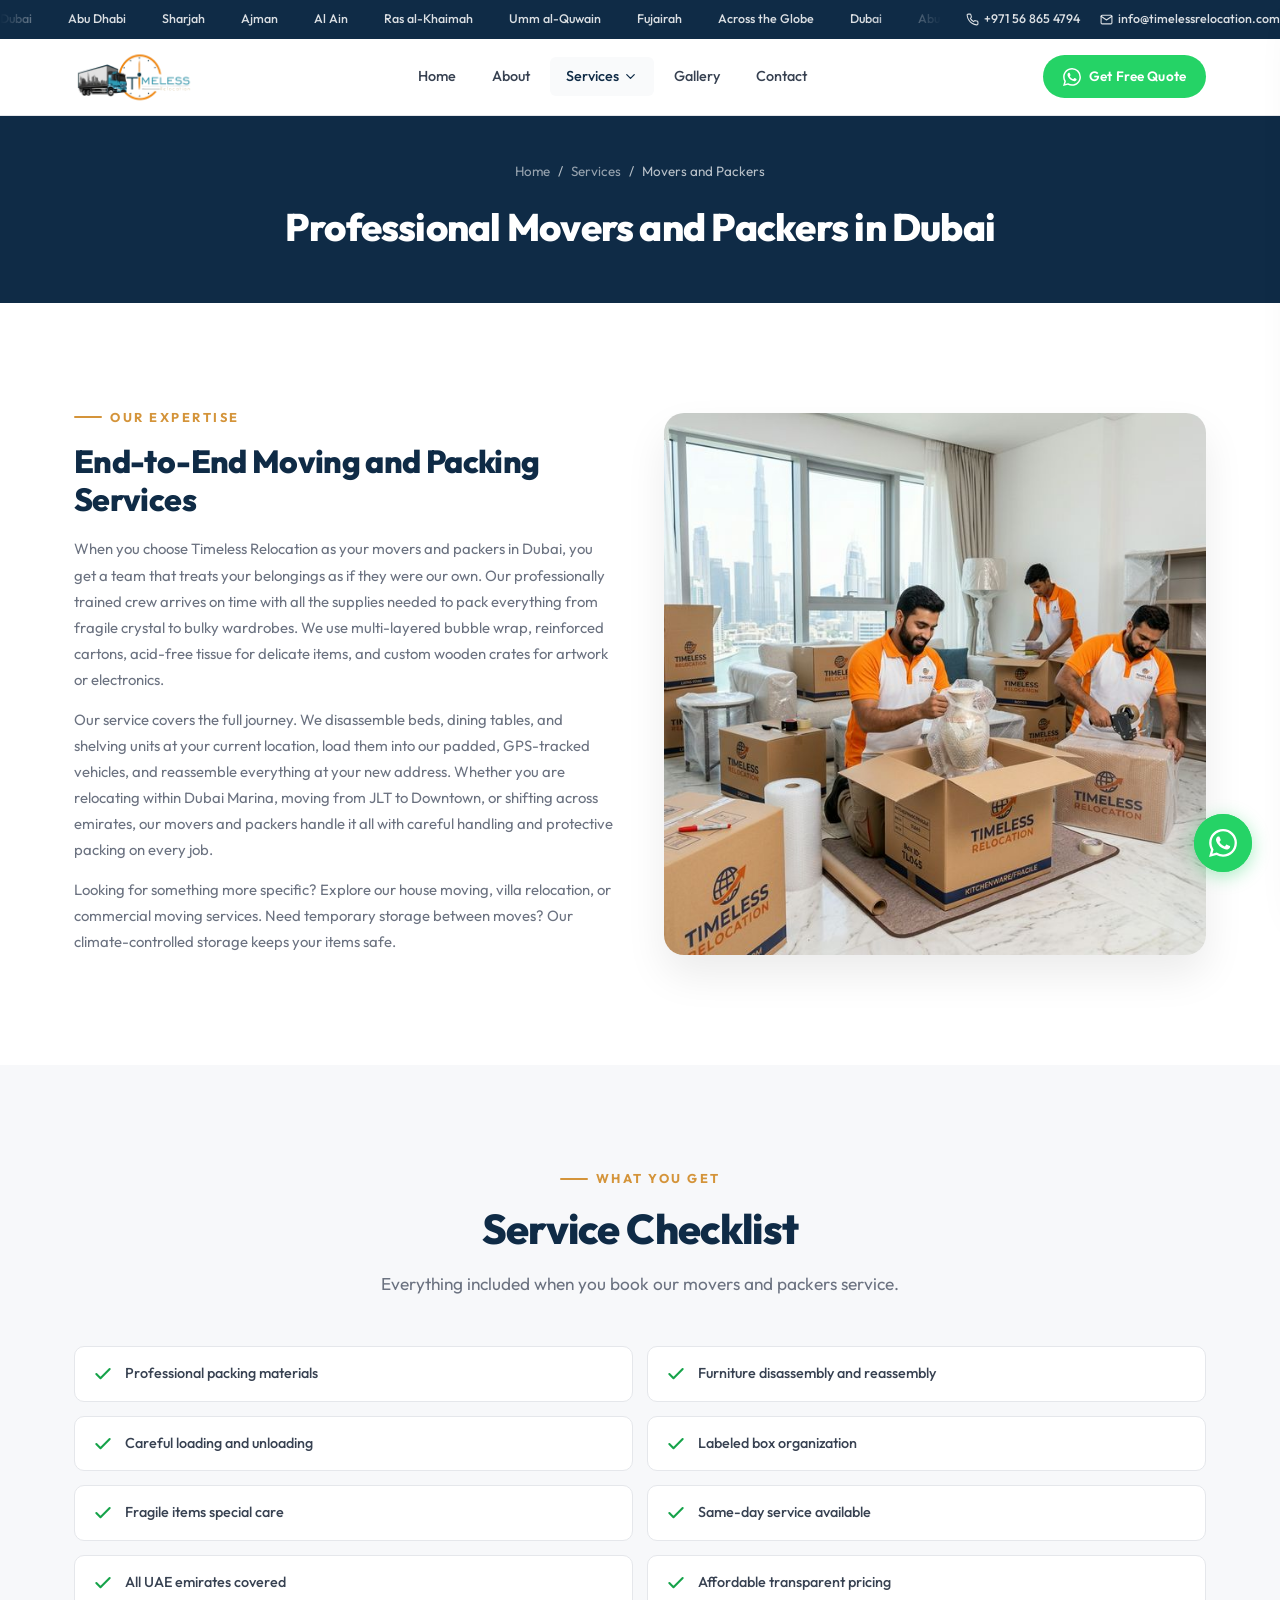
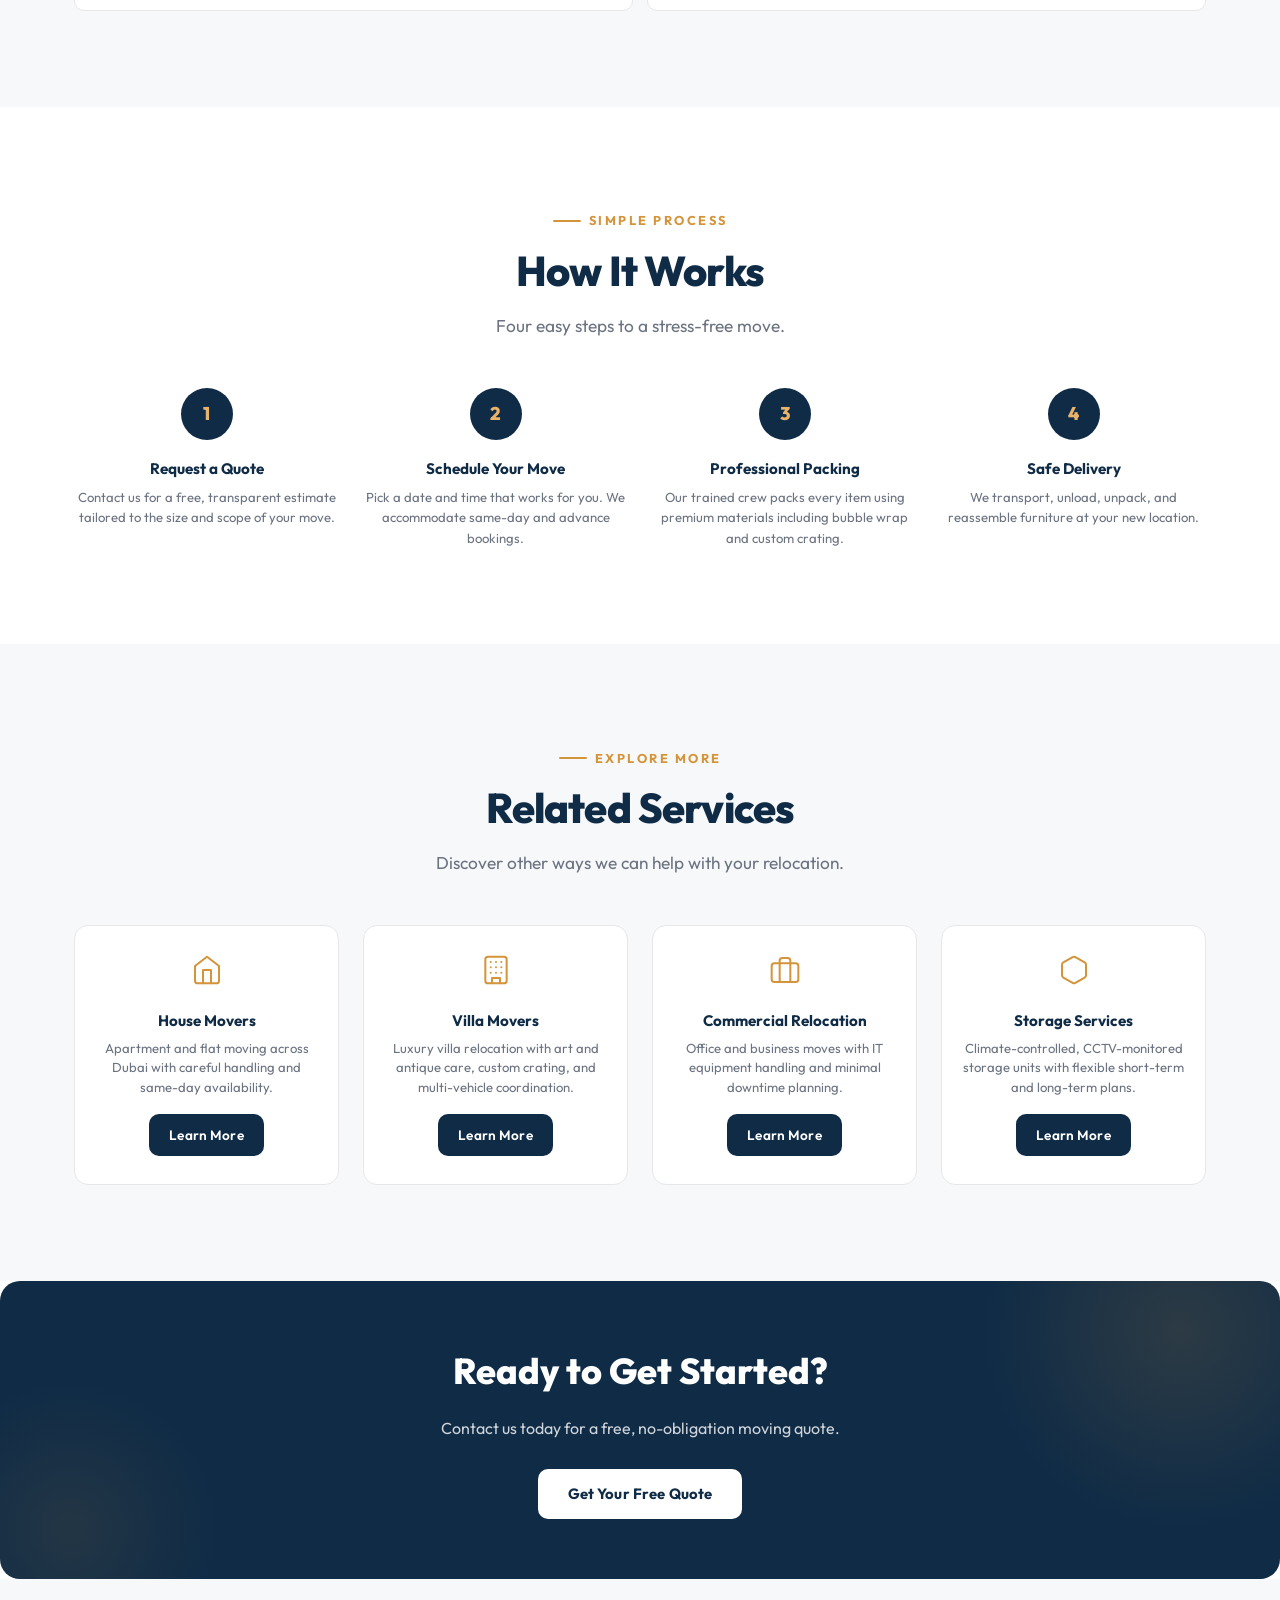
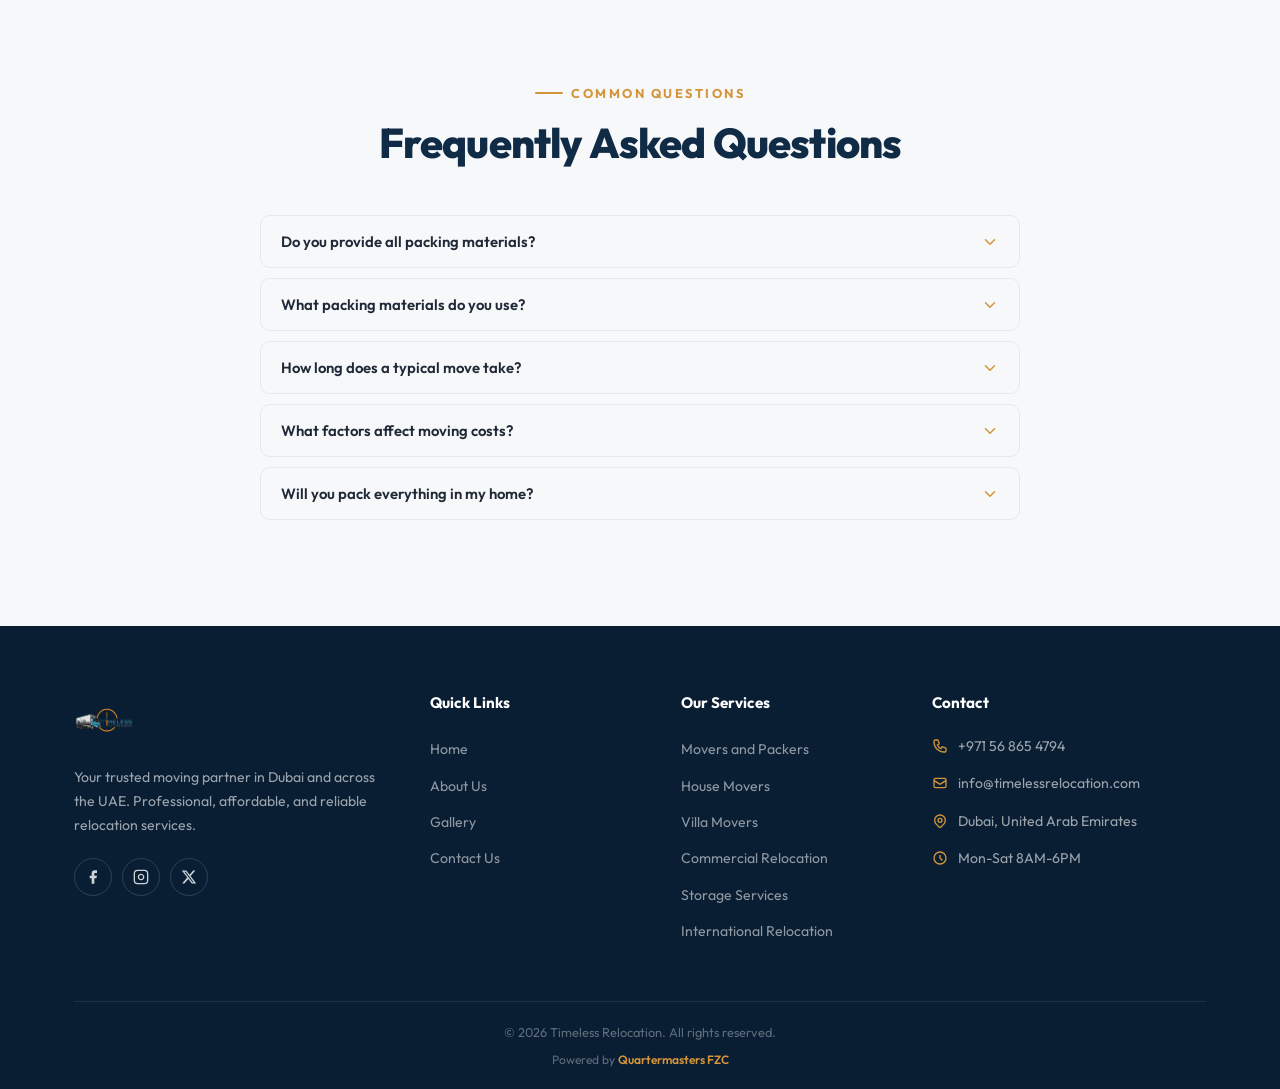
<file: services/movers-and-packers.html>
<!DOCTYPE html>
<html lang="en">
<head>
  <meta charset="UTF-8">
  <meta name="viewport" content="width=device-width, initial-scale=1.0">
  <title>Movers and Packers in Dubai | Timeless Relocation</title>
  <meta name="description" content="Professional movers and packers in Dubai offering door-to-door packing, moving, and unpacking across all UAE emirates. Get a free quote from Timeless Relocation.">
  <meta name="keywords" content="movers and packers dubai, packing services dubai, moving company uae, professional movers dubai">
  <meta name="robots" content="index, follow">
  <link rel="canonical" href="https://www.timelessrelocation.com/services/movers-and-packers.html">
  <link rel="icon" href="../images/Timeless_Logo.png" type="image/png">

  <!-- Open Graph -->
  <meta property="og:title" content="Movers and Packers in Dubai | Timeless Relocation">
  <meta property="og:description" content="Professional movers and packers in Dubai. Door-to-door packing, moving, and unpacking services across all UAE emirates.">
  <meta property="og:type" content="website">
  <meta property="og:url" content="https://www.timelessrelocation.com/services/movers-and-packers.html">
  <meta property="og:image" content="https://www.timelessrelocation.com/images/movers-packers.png">
  <meta property="og:site_name" content="Timeless Relocation">
  <meta property="og:locale" content="en_AE">

  <!-- Twitter Card -->
  <meta name="twitter:card" content="summary_large_image">
  <meta name="twitter:title" content="Movers and Packers in Dubai | Timeless Relocation">
  <meta name="twitter:description" content="Professional movers and packers in Dubai. Door-to-door packing, moving, and unpacking services across all UAE emirates.">
  <meta name="twitter:image" content="https://www.timelessrelocation.com/images/movers-packers.png">

  <!-- Google Fonts -->
  <link rel="preconnect" href="https://fonts.googleapis.com">
  <link rel="preconnect" href="https://fonts.gstatic.com" crossorigin>
  <link href="https://fonts.googleapis.com/css2?family=Outfit:wght@300;400;500;600;700;800&display=swap" rel="stylesheet">
  <link rel="stylesheet" href="../css/style.css?v=2.0">

  <!-- JSON-LD: Service -->
  <script type="application/ld+json">
  {
    "@context": "https://schema.org",
    "@type": "Service",
    "serviceType": "Movers and Packers",
    "name": "Professional Movers and Packers in Dubai",
    "provider": {
      "@type": "MovingCompany",
      "name": "Timeless Relocation",
      "telephone": "+971568654794",
      "email": "info@timelessrelocation.com",
      "url": "https://www.timelessrelocation.com",
      "areaServed": ["Dubai","Abu Dhabi","Sharjah","Ajman","Al Ain","Ras al-Khaimah","Umm al-Quwain","Fujairah"]
    },
    "areaServed": {"@type": "City", "name": "Dubai"},
    "description": "Professional movers and packers providing door-to-door packing, transportation, and unpacking services across the UAE."
  }
  </script>

  <!-- JSON-LD: BreadcrumbList -->
  <script type="application/ld+json">
  {
    "@context": "https://schema.org",
    "@type": "BreadcrumbList",
    "itemListElement": [
      {"@type": "ListItem", "position": 1, "name": "Home", "item": "https://www.timelessrelocation.com/"},
      {"@type": "ListItem", "position": 2, "name": "Services", "item": "https://www.timelessrelocation.com/#services"},
      {"@type": "ListItem", "position": 3, "name": "Movers and Packers", "item": "https://www.timelessrelocation.com/services/movers-and-packers.html"}
    ]
  }
  </script>

  <!-- JSON-LD: HowTo -->
  <script type="application/ld+json">
  {
    "@context": "https://schema.org",
    "@type": "HowTo",
    "name": "How to Move with Professional Movers and Packers in Dubai",
    "description": "A simple 4-step process for a stress-free move with Timeless Relocation.",
    "step": [
      {"@type": "HowToStep", "position": 1, "name": "Request a Quote", "text": "Contact us for a free, transparent estimate tailored to the size and scope of your move."},
      {"@type": "HowToStep", "position": 2, "name": "Schedule Your Move", "text": "Pick a date and time that works for you. We accommodate same-day and advance bookings."},
      {"@type": "HowToStep", "position": 3, "name": "Professional Packing", "text": "Our trained crew packs every item using premium materials including bubble wrap, cartons, and custom crating."},
      {"@type": "HowToStep", "position": 4, "name": "Safe Delivery", "text": "We transport, unload, unpack, and reassemble furniture at your new location."}
    ]
  }
  </script>

  <!-- JSON-LD: FAQPage -->
  <script type="application/ld+json">
  {
    "@context": "https://schema.org",
    "@type": "FAQPage",
    "mainEntity": [
      {
        "@type": "Question",
        "name": "Do you provide all packing materials?",
        "acceptedAnswer": {"@type": "Answer", "text": "Yes. We supply premium cartons, bubble wrap, stretch film, packing paper, tape, and custom crating for fragile or oversized items. Everything is included in the quoted price."}
      },
      {
        "@type": "Question",
        "name": "What packing materials do you use?",
        "acceptedAnswer": {"@type": "Answer", "text": "We use multi-layered bubble wrap, reinforced double-wall cartons, acid-free tissue for delicate items, stretch film for furniture, and custom wooden crates for artwork and electronics."}
      },
      {
        "@type": "Question",
        "name": "How long does a typical move take?",
        "acceptedAnswer": {"@type": "Answer", "text": "A studio or one-bedroom move usually takes 3 to 5 hours. Larger homes with more belongings may take a full day. We provide a time estimate during your free survey."}
      },
      {
        "@type": "Question",
        "name": "What factors affect moving costs?",
        "acceptedAnswer": {"@type": "Answer", "text": "Costs depend on the volume of items, distance between locations, special packing requirements, floor access (elevator or stairs), and any additional services like storage."}
      },
      {
        "@type": "Question",
        "name": "Will you pack everything in my home?",
        "acceptedAnswer": {"@type": "Answer", "text": "We pack nearly everything including kitchenware, clothing, electronics, and furniture. We recommend clients personally carry important documents, jewelry, and cash for peace of mind."}
      }
    ]
  }
  </script>
<!-- Google Analytics -->
<script async src="https://www.googletagmanager.com/gtag/js?id=G-512KW6Q248"></script>
<script>
  window.dataLayer = window.dataLayer || [];
  function gtag(){dataLayer.push(arguments);}
  gtag('js', new Date());
  gtag('config', 'G-512KW6Q248');
</script>
</head>
<body>

  <!-- ===== Topbar ===== -->
  <div class="topbar">
    <div class="topbar-inner">
      <div class="topbar-marquee">
        <div class="topbar-track">
          <span>Dubai</span><span>Abu Dhabi</span><span>Sharjah</span><span>Ajman</span><span>Al Ain</span><span>Ras al-Khaimah</span><span>Umm al-Quwain</span><span>Fujairah</span><span>Across the Globe</span>
          <span>Dubai</span><span>Abu Dhabi</span><span>Sharjah</span><span>Ajman</span><span>Al Ain</span><span>Ras al-Khaimah</span><span>Umm al-Quwain</span><span>Fujairah</span><span>Across the Globe</span>
        </div>
      </div>
      <div class="topbar-right">
        <a href="tel:+971568654794">
          <svg width="14" height="14" viewBox="0 0 24 24" fill="none" stroke="currentColor" stroke-width="2" stroke-linecap="round" stroke-linejoin="round"><path d="M22 16.92v3a2 2 0 0 1-2.18 2 19.79 19.79 0 0 1-8.63-3.07 19.5 19.5 0 0 1-6-6 19.79 19.79 0 0 1-3.07-8.67A2 2 0 0 1 4.11 2h3a2 2 0 0 1 2 1.72c.127.96.361 1.903.7 2.81a2 2 0 0 1-.45 2.11L8.09 9.91a16 16 0 0 0 6 6l1.27-1.27a2 2 0 0 1 2.11-.45c.907.339 1.85.573 2.81.7A2 2 0 0 1 22 16.92z"/></svg>
          +971 56 865 4794
        </a>
        <a href="mailto:info@timelessrelocation.com">
          <svg width="14" height="14" viewBox="0 0 24 24" fill="none" stroke="currentColor" stroke-width="2" stroke-linecap="round" stroke-linejoin="round"><path d="M4 4h16c1.1 0 2 .9 2 2v12c0 1.1-.9 2-2 2H4c-1.1 0-2-.9-2-2V6c0-1.1.9-2 2-2z"/><polyline points="22,6 12,13 2,6"/></svg>
          info@timelessrelocation.com
        </a>
      </div>
    </div>
  </div>

  <!-- ===== Navbar ===== -->
  <nav class="navbar">
    <div class="nav-inner container">
      <a href="../index.html" class="nav-logo">
        <img src="../images/Timeless_Logo.png" alt="Timeless Relocation Logo" width="130" height="54" style="object-fit: contain;">

      </a>

      <div class="nav-links">
        <a href="../index.html" class="nav-link">Home</a>
        <a href="../about.html" class="nav-link">About</a>
        <div class="nav-dropdown">
          <a href="#" class="nav-link active">
            Services
            <svg width="12" height="12" viewBox="0 0 24 24" fill="none" stroke="currentColor" stroke-width="2" stroke-linecap="round" stroke-linejoin="round"><polyline points="6 9 12 15 18 9"/></svg>
          </a>
          <div class="dropdown-panel">
            <a href="./movers-and-packers.html" class="svc-link">Movers and Packers</a>
            <a href="./house-movers.html" class="svc-link">House Movers</a>
            <a href="./villa-movers.html" class="svc-link">Villa Movers</a>
            <a href="./commercial-relocation.html" class="svc-link">Commercial Relocation</a>
            <a href="./storage-services.html" class="svc-link">Storage Services</a>
            <a href="./international-relocation.html" class="svc-link">International Relocation</a>
          </div>
        </div>
        <a href="../gallery.html" class="nav-link">Gallery</a>
        <a href="../contact.html" class="nav-link">Contact</a>
      </div>

      <div class="nav-cta">
        <a href="https://wa.me/971568654794?text=Hello!%20I%20need%20a%20free%20moving%20quote." class="btn btn--whatsapp btn--sm" target="_blank" rel="noopener">
          <svg width="18" height="18" viewBox="0 0 24 24" fill="currentColor"><path d="M17.472 14.382c-.297-.149-1.758-.867-2.03-.967-.273-.099-.471-.148-.67.15-.197.297-.767.966-.94 1.164-.173.199-.347.223-.644.075-.297-.15-1.255-.463-2.39-1.475-.883-.788-1.48-1.761-1.653-2.059-.173-.297-.018-.458.13-.606.134-.133.298-.347.446-.52.149-.174.198-.298.298-.497.099-.198.05-.371-.025-.52-.075-.149-.669-1.612-.916-2.207-.242-.579-.487-.5-.669-.51-.173-.008-.371-.01-.57-.01-.198 0-.52.074-.792.372-.272.297-1.04 1.016-1.04 2.479 0 1.462 1.065 2.875 1.213 3.074.149.198 2.096 3.2 5.077 4.487.709.306 1.262.489 1.694.625.712.227 1.36.195 1.871.118.571-.085 1.758-.719 2.006-1.413.248-.694.248-1.289.173-1.413-.074-.124-.272-.198-.57-.347m-5.421 7.403h-.004a9.87 9.87 0 0 1-5.031-1.378l-.361-.214-3.741.982.998-3.648-.235-.374a9.86 9.86 0 0 1-1.51-5.26c.001-5.45 4.436-9.884 9.888-9.884 2.64 0 5.122 1.03 6.988 2.898a9.825 9.825 0 0 1 2.893 6.994c-.003 5.45-4.437 9.884-9.885 9.884m8.413-18.297A11.815 11.815 0 0 0 12.05 0C5.495 0 .16 5.335.157 11.892c0 2.096.547 4.142 1.588 5.945L.057 24l6.305-1.654a11.882 11.882 0 0 0 5.683 1.448h.005c6.554 0 11.89-5.335 11.893-11.893a11.821 11.821 0 0 0-3.48-8.413z"/></svg>
          Get Free Quote
        </a>
      </div>

      <button class="hamburger" aria-label="Open menu"><span></span><span></span><span></span>
        <svg viewBox="0 0 24 24" fill="none" stroke="currentColor" stroke-width="2" stroke-linecap="round" stroke-linejoin="round"><line x1="3" y1="6" x2="21" y2="6"/><line x1="3" y1="12" x2="21" y2="12"/><line x1="3" y1="18" x2="21" y2="18"/></svg>
      </button>
    </div>
  </nav>

  <!-- ===== Mobile Drawer ===== -->
  <div class="mobile-backdrop"></div>
  <div class="mobile-drawer">
    <div class="mobile-header">
      <a href="../index.html" class="nav-logo">
        <img src="../images/Timeless_Logo.png" alt="Timeless Relocation Logo" width="130" height="54" style="object-fit: contain;">

      </a>
      <button class="mobile-close" aria-label="Close menu">
        <svg viewBox="0 0 24 24" fill="none" stroke="currentColor" stroke-width="2" stroke-linecap="round" stroke-linejoin="round"><line x1="18" y1="6" x2="6" y2="18"/><line x1="6" y1="6" x2="18" y2="18"/></svg>
      </button>
    </div>
    <div class="mobile-nav">
      <a href="../index.html" class="mobile-link">Home</a>
      <a href="../about.html" class="mobile-link">About</a>
      <button class="mobile-dd-toggle">
        Services
        <svg width="16" height="16" viewBox="0 0 24 24" fill="none" stroke="currentColor" stroke-width="2" stroke-linecap="round" stroke-linejoin="round"><polyline points="6 9 12 15 18 9"/></svg>
      </button>
      <div class="mobile-dd-list">
        <a href="./movers-and-packers.html" class="mobile-link">Movers and Packers</a>
        <a href="./house-movers.html" class="mobile-link">House Movers</a>
        <a href="./villa-movers.html" class="mobile-link">Villa Movers</a>
        <a href="./commercial-relocation.html" class="mobile-link">Commercial Relocation</a>
        <a href="./storage-services.html" class="mobile-link">Storage Services</a>
        <a href="./international-relocation.html" class="mobile-link">International Relocation</a>
      </div>
      <a href="../gallery.html" class="mobile-link">Gallery</a>
      <a href="../contact.html" class="mobile-link">Contact</a>
    </div>
    <div class="mobile-cta">
      <a href="https://wa.me/971568654794?text=Hello!%20I%20need%20a%20free%20moving%20quote." class="btn btn--whatsapp" target="_blank" rel="noopener">Get Free Quote</a>
    </div>
  </div>

  <main>

  <!-- ===== Page Hero ===== -->
  <section class="page-hero">
    <div class="container">
      <nav class="breadcrumb" aria-label="Breadcrumb">
        <a href="../index.html">Home</a>
        <span>/</span>
        <a href="../index.html#services">Services</a>
        <span>/</span>
        <span>Movers and Packers</span>
      </nav>
      <h1>Professional Movers and Packers in Dubai</h1>
    </div>
  </section>

  <!-- ===== Service Detail ===== -->
  <section class="section">
    <div class="container">
      <div class="svc-detail-grid">
        <div class="svc-detail-text reveal reveal-left">
          <span class="section-eyebrow">Our Expertise</span>
          <h2 class="section-heading">End-to-End Moving and Packing Services</h2>
          <p>When you choose Timeless Relocation as your movers and packers in Dubai, you get a team that treats your belongings as if they were our own. Our professionally trained crew arrives on time with all the supplies needed to pack everything from fragile crystal to bulky wardrobes. We use multi-layered bubble wrap, reinforced cartons, acid-free tissue for delicate items, and custom wooden crates for artwork or electronics.</p>
          <p>Our service covers the full journey. We disassemble beds, dining tables, and shelving units at your current location, load them into our padded, GPS-tracked vehicles, and reassemble everything at your new address. Whether you are relocating within Dubai Marina, moving from JLT to Downtown, or shifting across emirates, our movers and packers handle it all with careful handling and protective packing on every job.</p>
          <p>Looking for something more specific? Explore our <a href="./house-movers.html">house moving</a>, <a href="./villa-movers.html">villa relocation</a>, or <a href="./commercial-relocation.html">commercial moving</a> services. Need temporary storage between moves? Our <a href="./storage-services.html">climate-controlled storage</a> keeps your items safe.</p>
        </div>
        <div class="svc-detail-img reveal reveal-right">
          <img src="../images/movers-packers.png" alt="Professional movers and packers carefully loading furniture in Dubai" width="600" height="400" loading="lazy">
        </div>
      </div>
    </div>
  </section>

  <!-- ===== Checklist ===== -->
  <section class="section section--gray">
    <div class="container">
      <div class="text-center reveal">
        <span class="section-eyebrow">What You Get</span>
        <h2 class="section-heading">Service Checklist</h2>
        <p class="section-sub">Everything included when you book our movers and packers service.</p>
      </div>
      <div class="check-grid">
        <div class="check-item reveal">
          <svg width="24" height="24" viewBox="0 0 24 24" fill="none" stroke="#16a34a" stroke-width="2.5" stroke-linecap="round" stroke-linejoin="round"><polyline points="20 6 9 17 4 12"/></svg>
          Professional packing materials
        </div>
        <div class="check-item reveal">
          <svg width="24" height="24" viewBox="0 0 24 24" fill="none" stroke="#16a34a" stroke-width="2.5" stroke-linecap="round" stroke-linejoin="round"><polyline points="20 6 9 17 4 12"/></svg>
          Furniture disassembly and reassembly
        </div>
        <div class="check-item reveal">
          <svg width="24" height="24" viewBox="0 0 24 24" fill="none" stroke="#16a34a" stroke-width="2.5" stroke-linecap="round" stroke-linejoin="round"><polyline points="20 6 9 17 4 12"/></svg>
          Careful loading and unloading
        </div>
        <div class="check-item reveal">
          <svg width="24" height="24" viewBox="0 0 24 24" fill="none" stroke="#16a34a" stroke-width="2.5" stroke-linecap="round" stroke-linejoin="round"><polyline points="20 6 9 17 4 12"/></svg>
          Labeled box organization
        </div>
        <div class="check-item reveal">
          <svg width="24" height="24" viewBox="0 0 24 24" fill="none" stroke="#16a34a" stroke-width="2.5" stroke-linecap="round" stroke-linejoin="round"><polyline points="20 6 9 17 4 12"/></svg>
          Fragile items special care
        </div>
        <div class="check-item reveal">
          <svg width="24" height="24" viewBox="0 0 24 24" fill="none" stroke="#16a34a" stroke-width="2.5" stroke-linecap="round" stroke-linejoin="round"><polyline points="20 6 9 17 4 12"/></svg>
          Same-day service available
        </div>
        <div class="check-item reveal">
          <svg width="24" height="24" viewBox="0 0 24 24" fill="none" stroke="#16a34a" stroke-width="2.5" stroke-linecap="round" stroke-linejoin="round"><polyline points="20 6 9 17 4 12"/></svg>
          All UAE emirates covered
        </div>
        <div class="check-item reveal">
          <svg width="24" height="24" viewBox="0 0 24 24" fill="none" stroke="#16a34a" stroke-width="2.5" stroke-linecap="round" stroke-linejoin="round"><polyline points="20 6 9 17 4 12"/></svg>
          Affordable transparent pricing
        </div>
      </div>
    </div>
  </section>

  <!-- ===== Process ===== -->
  <section class="section">
    <div class="container">
      <div class="text-center reveal">
        <span class="section-eyebrow">Simple Process</span>
        <h2 class="section-heading">How It Works</h2>
        <p class="section-sub">Four easy steps to a stress-free move.</p>
      </div>
      <div class="process-row">
        <div class="proc-step reveal">
          <div class="proc-num">1</div>
          <h3>Request a Quote</h3>
          <p>Contact us for a free, transparent estimate tailored to the size and scope of your move.</p>
        </div>
        <div class="proc-step reveal">
          <div class="proc-num">2</div>
          <h3>Schedule Your Move</h3>
          <p>Pick a date and time that works for you. We accommodate same-day and advance bookings.</p>
        </div>
        <div class="proc-step reveal">
          <div class="proc-num">3</div>
          <h3>Professional Packing</h3>
          <p>Our trained crew packs every item using premium materials including bubble wrap and custom crating.</p>
        </div>
        <div class="proc-step reveal">
          <div class="proc-num">4</div>
          <h3>Safe Delivery</h3>
          <p>We transport, unload, unpack, and reassemble furniture at your new location.</p>
        </div>
      </div>
    </div>
  </section>

  <!-- ===== Related Services ===== -->
  <section class="section section--gray">
    <div class="container">
      <div class="text-center reveal">
        <span class="section-eyebrow">Explore More</span>
        <h2 class="section-heading">Related Services</h2>
        <p class="section-sub">Discover other ways we can help with your relocation.</p>
      </div>
      <div class="related-grid">
        <div class="rel-card reveal">
          <svg width="40" height="40" viewBox="0 0 24 24" fill="none" stroke="currentColor" stroke-width="1.5" stroke-linecap="round" stroke-linejoin="round"><path d="M3 9l9-7 9 7v11a2 2 0 0 1-2 2H5a2 2 0 0 1-2-2z"/><polyline points="9 22 9 12 15 12 15 22"/></svg>
          <h3>House Movers</h3>
          <p>Apartment and flat moving across Dubai with careful handling and same-day availability.</p>
          <a href="./house-movers.html" class="btn btn--sm btn--primary">Learn More</a>
        </div>
        <div class="rel-card reveal">
          <svg width="40" height="40" viewBox="0 0 24 24" fill="none" stroke="currentColor" stroke-width="1.5" stroke-linecap="round" stroke-linejoin="round"><rect x="4" y="2" width="16" height="20" rx="2" ry="2"/><path d="M9 22v-4h6v4"/><path d="M8 6h.01"/><path d="M16 6h.01"/><path d="M12 6h.01"/><path d="M12 10h.01"/><path d="M12 14h.01"/><path d="M16 10h.01"/><path d="M16 14h.01"/><path d="M8 10h.01"/><path d="M8 14h.01"/></svg>
          <h3>Villa Movers</h3>
          <p>Luxury villa relocation with art and antique care, custom crating, and multi-vehicle coordination.</p>
          <a href="./villa-movers.html" class="btn btn--sm btn--primary">Learn More</a>
        </div>
        <div class="rel-card reveal">
          <svg width="40" height="40" viewBox="0 0 24 24" fill="none" stroke="currentColor" stroke-width="1.5" stroke-linecap="round" stroke-linejoin="round"><rect x="2" y="7" width="20" height="14" rx="2" ry="2"/><path d="M16 21V5a2 2 0 0 0-2-2h-4a2 2 0 0 0-2 2v16"/></svg>
          <h3>Commercial Relocation</h3>
          <p>Office and business moves with IT equipment handling and minimal downtime planning.</p>
          <a href="./commercial-relocation.html" class="btn btn--sm btn--primary">Learn More</a>
        </div>
        <div class="rel-card reveal">
          <svg width="40" height="40" viewBox="0 0 24 24" fill="none" stroke="currentColor" stroke-width="1.5" stroke-linecap="round" stroke-linejoin="round"><path d="M21 16V8a2 2 0 0 0-1-1.73l-7-4a2 2 0 0 0-2 0l-7 4A2 2 0 0 0 3 8v8a2 2 0 0 0 1 1.73l7 4a2 2 0 0 0 2 0l7-4A2 2 0 0 0 21 16z"/></svg>
          <h3>Storage Services</h3>
          <p>Climate-controlled, CCTV-monitored storage units with flexible short-term and long-term plans.</p>
          <a href="./storage-services.html" class="btn btn--sm btn--primary">Learn More</a>
        </div>
      </div>
    </div>
  </section>

  <!-- ===== CTA Banner ===== -->
  <section class="cta-banner">
    <div class="container text-center">
      <h2>Ready to Get Started?</h2>
      <p>Contact us today for a free, no-obligation moving quote.</p>
      <a href="../contact.html" class="btn btn--white">Get Your Free Quote</a>
    </div>
  </section>

  <!-- ===== FAQ ===== -->
  <section class="section section--gray">
    <div class="container">
      <div class="text-center reveal">
        <span class="section-eyebrow">Common Questions</span>
        <h2 class="section-heading">Frequently Asked Questions</h2>
      </div>
      <div class="faq-list">
        <div class="faq-item reveal">
          <button class="faq-q">
            Do you provide all packing materials?
            <svg width="20" height="20" viewBox="0 0 24 24" fill="none" stroke="currentColor" stroke-width="2" stroke-linecap="round" stroke-linejoin="round"><polyline points="6 9 12 15 18 9"/></svg>
          </button>
          <div class="faq-a">
            <div class="faq-a-inner">
              <p>Yes. We supply premium cartons, bubble wrap, stretch film, packing paper, tape, and custom crating for fragile or oversized items. Everything is included in the quoted price so there are no surprise charges.</p>
            </div>
          </div>
        </div>
        <div class="faq-item reveal">
          <button class="faq-q">
            What packing materials do you use?
            <svg width="20" height="20" viewBox="0 0 24 24" fill="none" stroke="currentColor" stroke-width="2" stroke-linecap="round" stroke-linejoin="round"><polyline points="6 9 12 15 18 9"/></svg>
          </button>
          <div class="faq-a">
            <div class="faq-a-inner">
              <p>We use multi-layered bubble wrap, reinforced double-wall cartons, acid-free tissue for delicate items, stretch film for furniture protection, and custom wooden crates for artwork, mirrors, and large electronics.</p>
            </div>
          </div>
        </div>
        <div class="faq-item reveal">
          <button class="faq-q">
            How long does a typical move take?
            <svg width="20" height="20" viewBox="0 0 24 24" fill="none" stroke="currentColor" stroke-width="2" stroke-linecap="round" stroke-linejoin="round"><polyline points="6 9 12 15 18 9"/></svg>
          </button>
          <div class="faq-a">
            <div class="faq-a-inner">
              <p>A studio or one-bedroom move usually takes 3 to 5 hours. Larger homes with more belongings may take a full day. We provide a detailed time estimate during your free survey so you can plan accordingly.</p>
            </div>
          </div>
        </div>
        <div class="faq-item reveal">
          <button class="faq-q">
            What factors affect moving costs?
            <svg width="20" height="20" viewBox="0 0 24 24" fill="none" stroke="currentColor" stroke-width="2" stroke-linecap="round" stroke-linejoin="round"><polyline points="6 9 12 15 18 9"/></svg>
          </button>
          <div class="faq-a">
            <div class="faq-a-inner">
              <p>Costs depend on the volume of items, the distance between locations, special packing requirements, floor access (elevator or stairs), and any additional services like storage. We always provide a transparent quote upfront.</p>
            </div>
          </div>
        </div>
        <div class="faq-item reveal">
          <button class="faq-q">
            Will you pack everything in my home?
            <svg width="20" height="20" viewBox="0 0 24 24" fill="none" stroke="currentColor" stroke-width="2" stroke-linecap="round" stroke-linejoin="round"><polyline points="6 9 12 15 18 9"/></svg>
          </button>
          <div class="faq-a">
            <div class="faq-a-inner">
              <p>We pack nearly everything including kitchenware, clothing, electronics, and furniture. We recommend clients personally carry important documents, valuable jewelry, and cash for complete peace of mind.</p>
            </div>
          </div>
        </div>
      </div>
    </div>
  </section>

  </main>

  <!-- ===== Footer ===== -->
<footer class="footer">
  <div class="container">
    <div class="footer-grid">
      <div class="footer-brand">
        <a href="../index.html" aria-label="Timeless Relocation Home">
          <img src="../images/Timeless_Logo.png" alt="Timeless Relocation" width="140" height="42">
        </a>
        <p>Your trusted moving partner in Dubai and across the UAE. Professional, affordable, and reliable relocation services.</p>
        <div class="footer-social">
          <a href="#" aria-label="Facebook"><svg xmlns="http://www.w3.org/2000/svg" width="16" height="16" viewBox="0 0 24 24" fill="currentColor"><path d="M18 2h-3a5 5 0 00-5 5v3H7v4h3v8h4v-8h3l1-4h-4V7a1 1 0 011-1h3z"/></svg></a>
          <a href="#" aria-label="Instagram"><svg xmlns="http://www.w3.org/2000/svg" width="16" height="16" viewBox="0 0 24 24" fill="none" stroke="currentColor" stroke-width="2"><rect x="2" y="2" width="20" height="20" rx="5" ry="5"/><path d="M16 11.37A4 4 0 1112.63 8 4 4 0 0116 11.37z"/><line x1="17.5" y1="6.5" x2="17.51" y2="6.5"/></svg></a>
          <a href="#" aria-label="X"><svg xmlns="http://www.w3.org/2000/svg" width="16" height="16" viewBox="0 0 24 24" fill="currentColor"><path d="M18.244 2.25h3.308l-7.227 8.26 8.502 11.24H16.17l-5.214-6.817L4.99 21.75H1.68l7.73-8.835L1.254 2.25H8.08l4.713 6.231zm-1.161 17.52h1.833L7.084 4.126H5.117z"/></svg></a>
        </div>
      </div>
      <div class="footer-col">
        <h4>Quick Links</h4>
        <ul>
          <li><a href="../index.html">Home</a></li>
          <li><a href="../about.html">About Us</a></li>
          <li><a href="../gallery.html">Gallery</a></li>
          <li><a href="../contact.html">Contact Us</a></li>
        </ul>
      </div>
      <div class="footer-col">
        <h4>Our Services</h4>
        <ul>
          <li><a href="./movers-and-packers.html">Movers and Packers</a></li>
          <li><a href="./house-movers.html">House Movers</a></li>
          <li><a href="./villa-movers.html">Villa Movers</a></li>
          <li><a href="./commercial-relocation.html">Commercial Relocation</a></li>
          <li><a href="./storage-services.html">Storage Services</a></li>
          <li><a href="./international-relocation.html">International Relocation</a></li>
        </ul>
      </div>
      <div class="footer-col">
        <h4>Contact</h4>
        <div class="footer-contact-row">
          <svg xmlns="http://www.w3.org/2000/svg" fill="none" viewBox="0 0 24 24" stroke="currentColor" stroke-width="2"><path stroke-linecap="round" stroke-linejoin="round" d="M3 5a2 2 0 012-2h3.28a1 1 0 01.948.684l1.498 4.493a1 1 0 01-.502 1.21l-2.257 1.13a11.042 11.042 0 005.516 5.516l1.13-2.257a1 1 0 011.21-.502l4.493 1.498a1 1 0 01.684.949V19a2 2 0 01-2 2h-1C9.716 21 3 14.284 3 6V5z"/></svg>
          <a href="tel:+971568654794">+971 56 865 4794</a>
        </div>
        <div class="footer-contact-row">
          <svg xmlns="http://www.w3.org/2000/svg" fill="none" viewBox="0 0 24 24" stroke="currentColor" stroke-width="2"><path stroke-linecap="round" stroke-linejoin="round" d="M3 8l7.89 5.26a2 2 0 002.22 0L21 8M5 19h14a2 2 0 002-2V7a2 2 0 00-2-2H5a2 2 0 00-2 2v10a2 2 0 002 2z"/></svg>
          <a href="mailto:info@timelessrelocation.com">info@timelessrelocation.com</a>
        </div>
        <div class="footer-contact-row">
          <svg xmlns="http://www.w3.org/2000/svg" fill="none" viewBox="0 0 24 24" stroke="currentColor" stroke-width="2"><path stroke-linecap="round" stroke-linejoin="round" d="M17.657 16.657L13.414 20.9a1.998 1.998 0 01-2.827 0l-4.244-4.243a8 8 0 1111.314 0z"/><path stroke-linecap="round" stroke-linejoin="round" d="M15 11a3 3 0 11-6 0 3 3 0 016 0z"/></svg>
          <span>Dubai, United Arab Emirates</span>
        </div>
        <div class="footer-contact-row">
          <svg xmlns="http://www.w3.org/2000/svg" fill="none" viewBox="0 0 24 24" stroke="currentColor" stroke-width="2"><path stroke-linecap="round" stroke-linejoin="round" d="M12 8v4l3 3m6-3a9 9 0 11-18 0 9 9 0 0118 0z"/></svg>
          <span>Mon-Sat 8AM-6PM</span>
        </div>
      </div>
    </div>
    <div class="footer-bottom">
      <p>&copy; 2026 Timeless Relocation. All rights reserved.</p>
      <p style="margin-top:6px;font-size:0.75rem;">Powered by <a href="mailto:hello@quartermasters.me" style="color:#d4943a;font-weight:600;">Quartermasters FZC</a></p>
    </div>
  </div>
</footer>

  <!-- ===== WhatsApp Float ===== -->
  <div class="wa-float"><a href="https://wa.me/971568654794" target="_blank" rel="noopener" aria-label="Chat on WhatsApp">
    <div class="wa-ring"></div>
    <svg viewBox="0 0 24 24" fill="currentColor"><path d="M17.472 14.382c-.297-.149-1.758-.867-2.03-.967-.273-.099-.471-.148-.67.15-.197.297-.767.966-.94 1.164-.173.199-.347.223-.644.075-.297-.15-1.255-.463-2.39-1.475-.883-.788-1.48-1.761-1.653-2.059-.173-.297-.018-.458.13-.606.134-.133.298-.347.446-.52.149-.174.198-.298.298-.497.099-.198.05-.371-.025-.52-.075-.149-.669-1.612-.916-2.207-.242-.579-.487-.5-.669-.51-.173-.008-.371-.01-.57-.01-.198 0-.52.074-.792.372-.272.297-1.04 1.016-1.04 2.479 0 1.462 1.065 2.875 1.213 3.074.149.198 2.096 3.2 5.077 4.487.709.306 1.262.489 1.694.625.712.227 1.36.195 1.871.118.571-.085 1.758-.719 2.006-1.413.248-.694.248-1.289.173-1.413-.074-.124-.272-.198-.57-.347m-5.421 7.403h-.004a9.87 9.87 0 0 1-5.031-1.378l-.361-.214-3.741.982.998-3.648-.235-.374a9.86 9.86 0 0 1-1.51-5.26c.001-5.45 4.436-9.884 9.888-9.884 2.64 0 5.122 1.03 6.988 2.898a9.825 9.825 0 0 1 2.893 6.994c-.003 5.45-4.437 9.884-9.885 9.884m8.413-18.297A11.815 11.815 0 0 0 12.05 0C5.495 0 .16 5.335.157 11.892c0 2.096.547 4.142 1.588 5.945L.057 24l6.305-1.654a11.882 11.882 0 0 0 5.683 1.448h.005c6.554 0 11.89-5.335 11.893-11.893a11.821 11.821 0 0 0-3.48-8.413z"/></svg>
    <span class="wa-tip">Chat with us</span>
  </a></div>

  <script src="../js/main.js" defer></script>
</body>
</html>
</file>
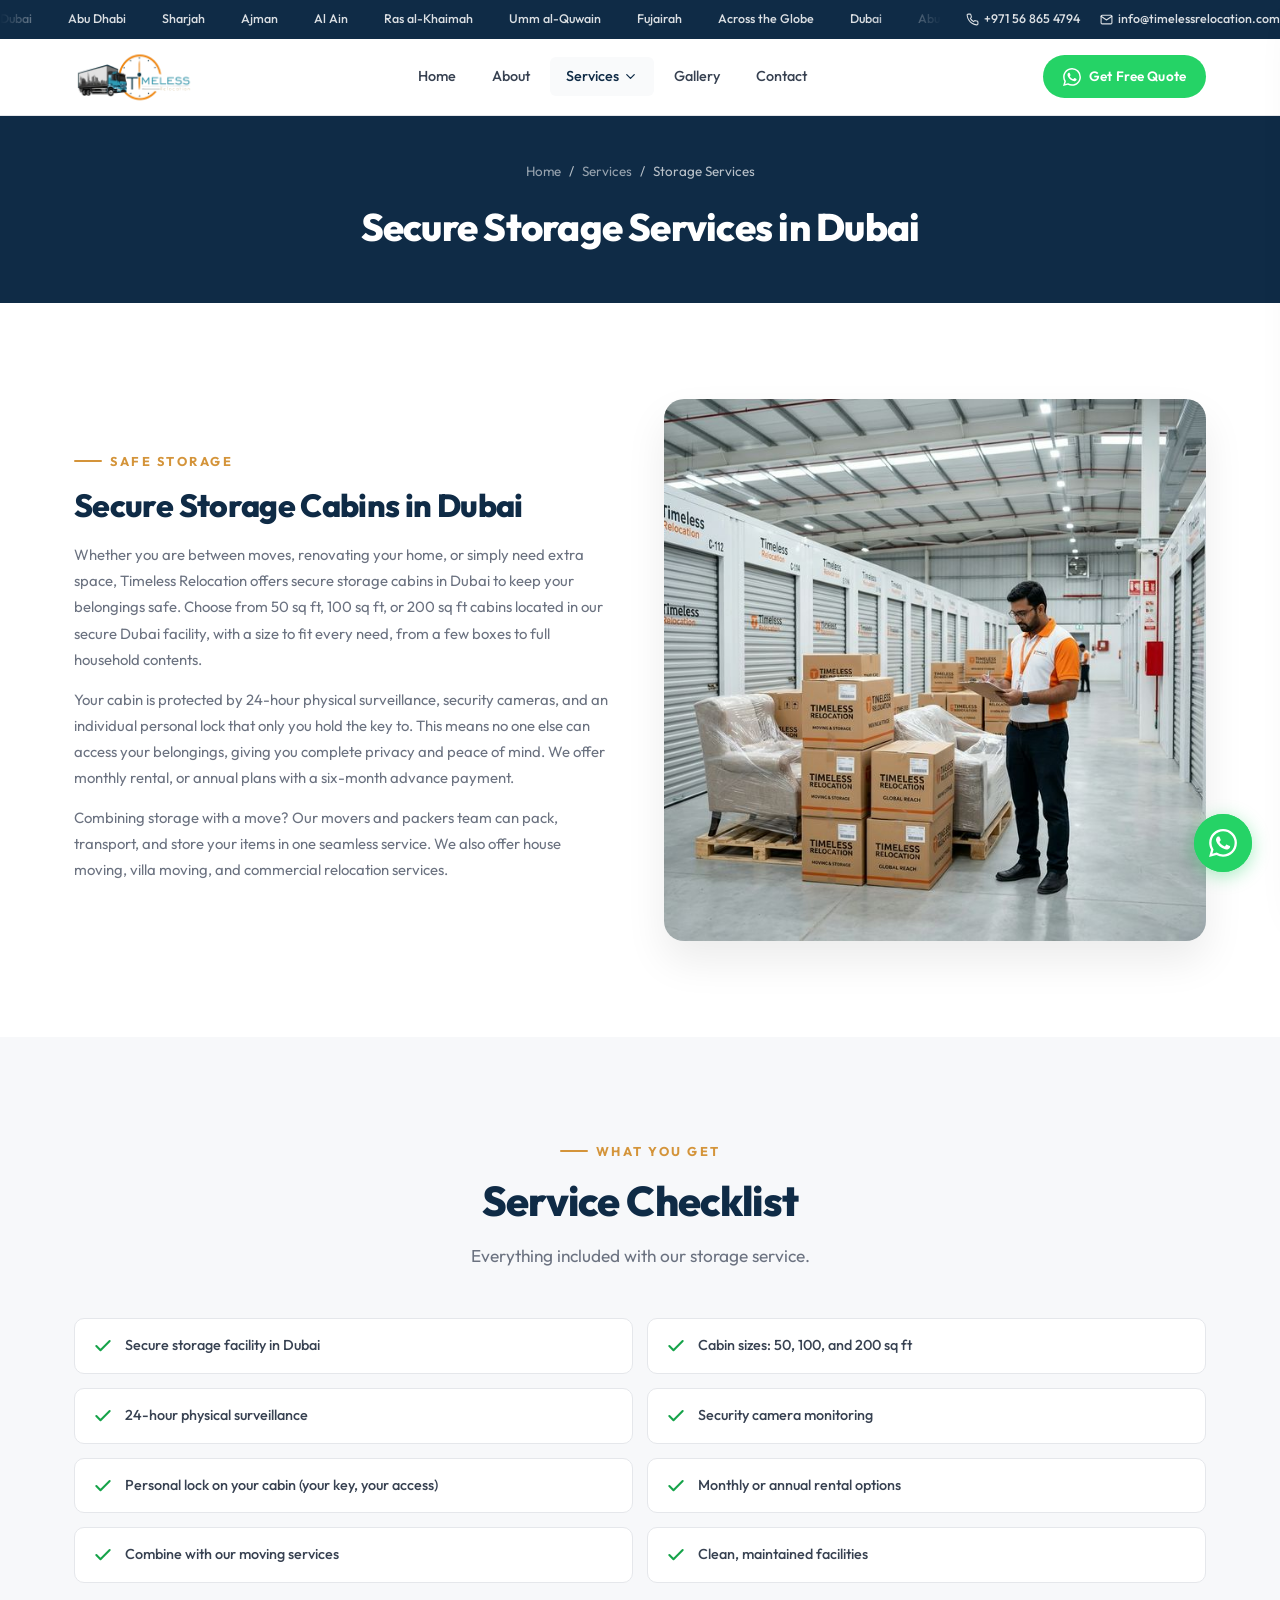
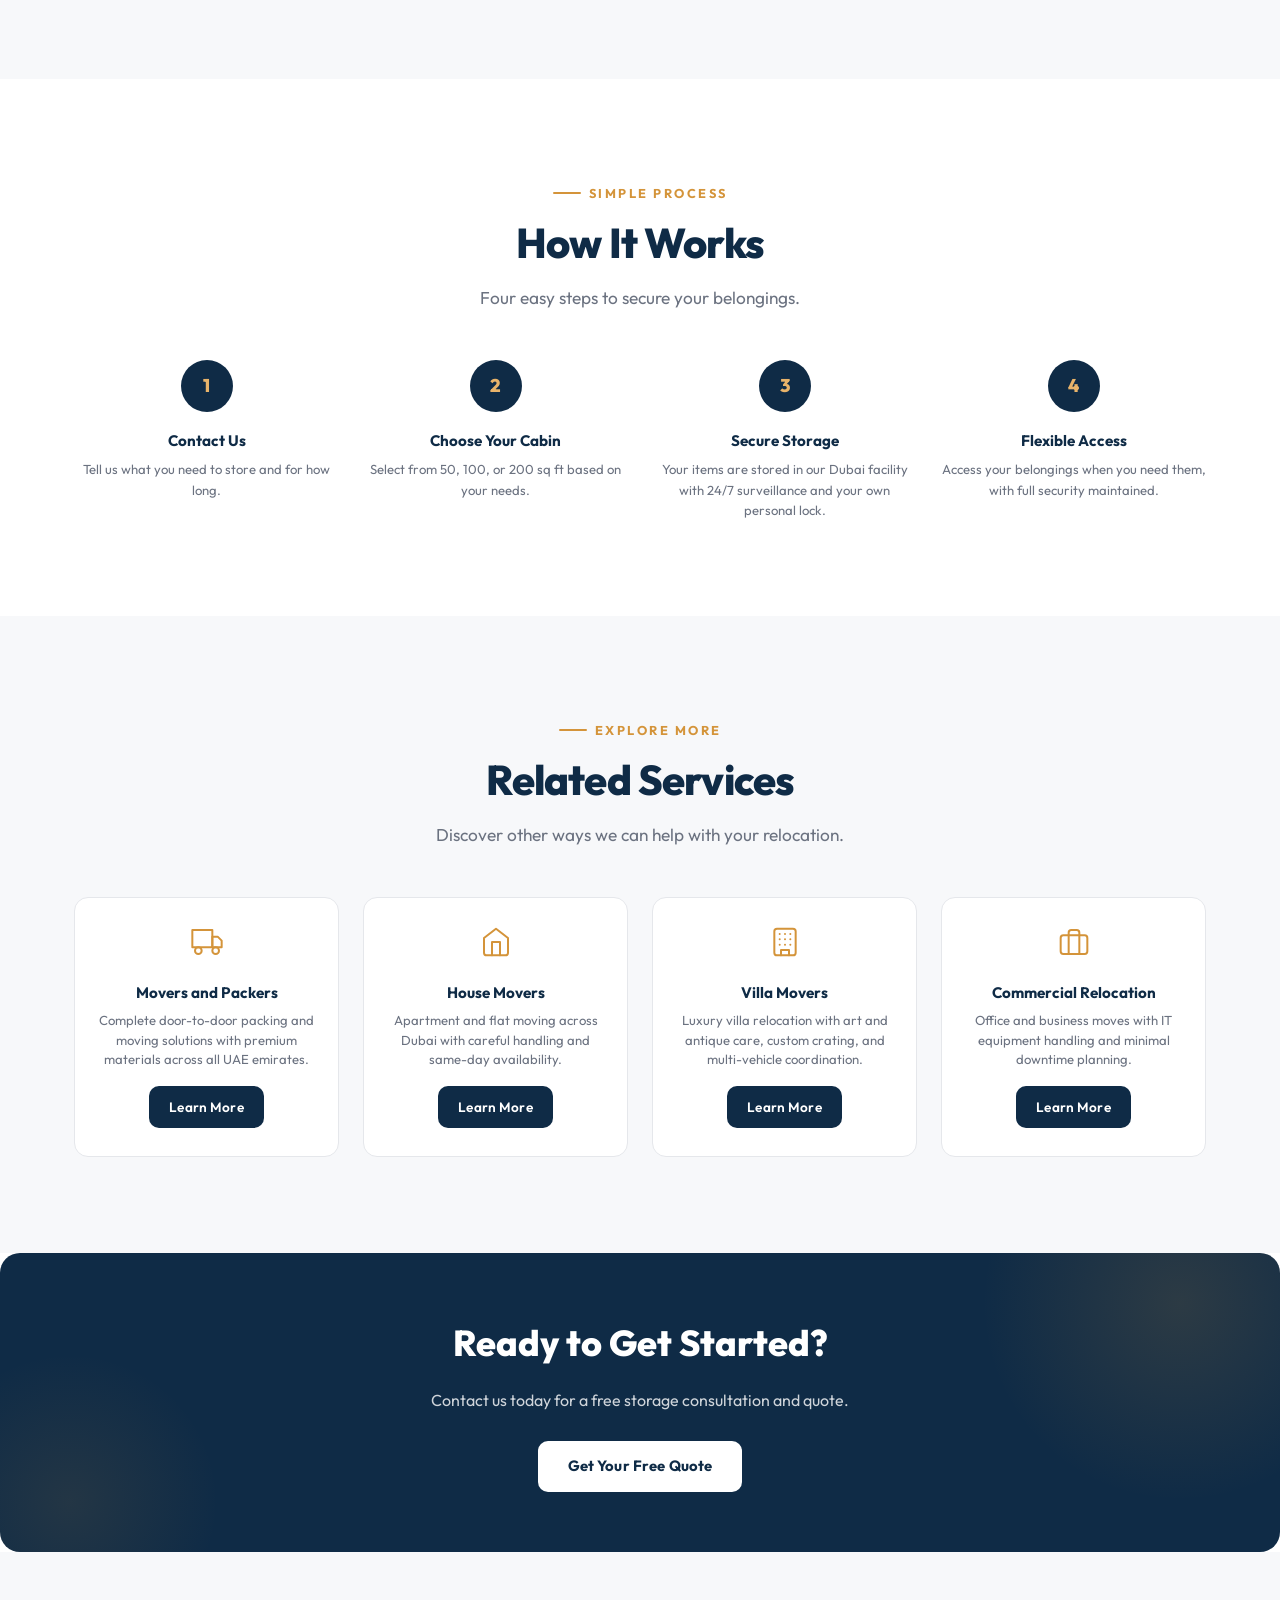
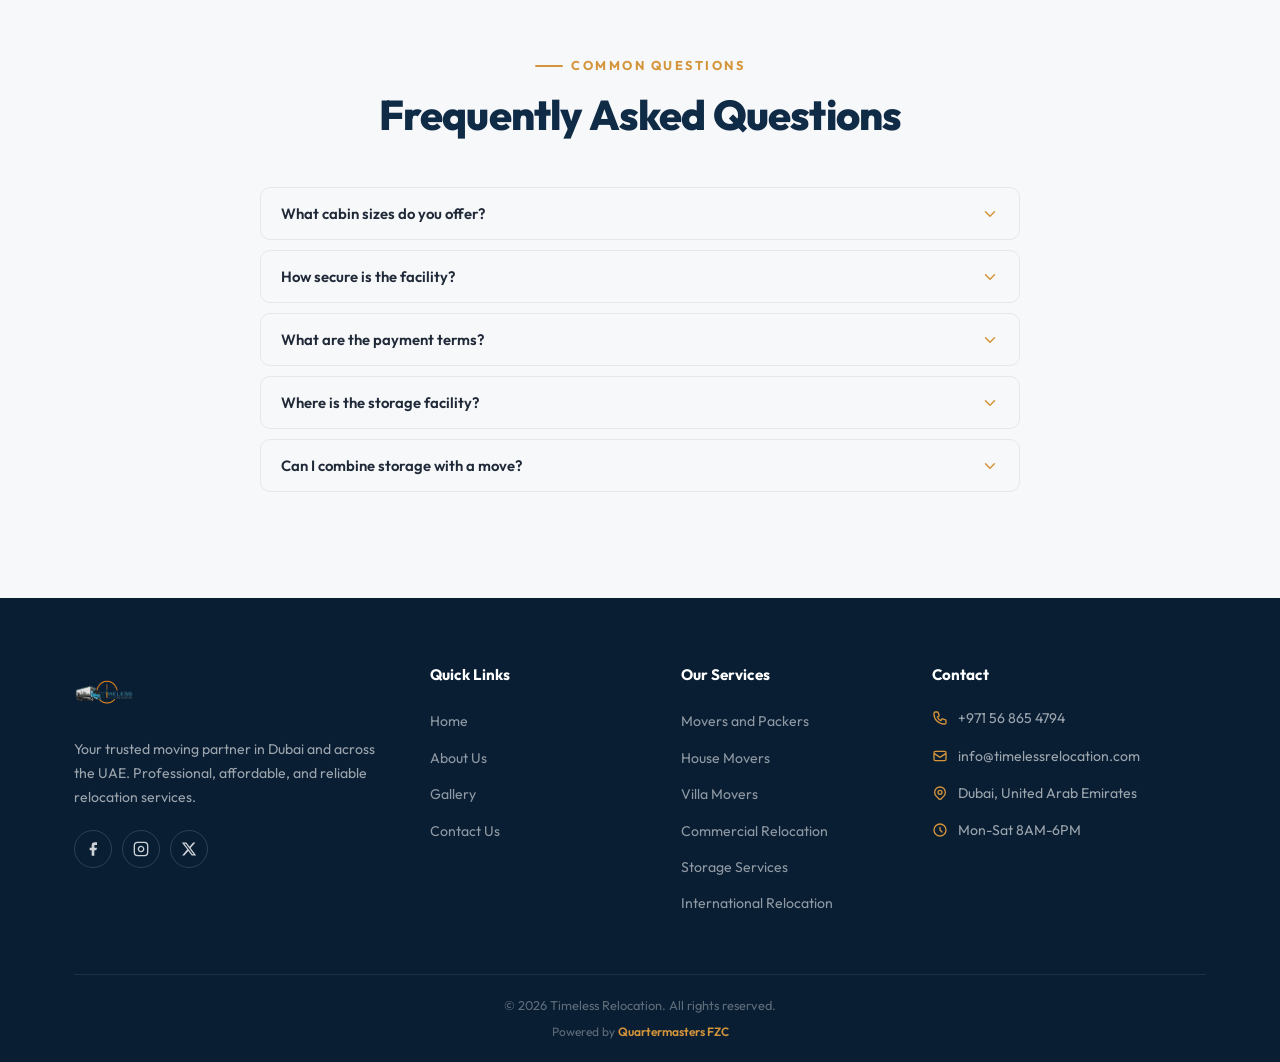
<file: services/storage-services.html>
<!DOCTYPE html>
<html lang="en">
<head>
  <meta charset="UTF-8">
  <meta name="viewport" content="width=device-width, initial-scale=1.0">
  <title>Storage Services in Dubai | Timeless Relocation</title>
  <meta name="description" content="Secure storage cabins in Dubai — 50, 100, and 200 sq ft options with 24/7 security, personal lock on every cabin, and monthly or annual plans. Book your storage cabin today.">
  <meta name="keywords" content="storage services dubai, secure storage dubai, storage cabins dubai, warehouse dubai, 50 100 200 sq ft storage dubai">
  <meta name="robots" content="index, follow">
  <link rel="canonical" href="https://www.timelessrelocation.com/services/storage-services.html">
  <link rel="icon" href="../images/Timeless_Logo.png" type="image/png">

  <!-- Open Graph -->
  <meta property="og:title" content="Storage Services in Dubai | Timeless Relocation">
  <meta property="og:description" content="Secure storage cabins in Dubai — 50, 100, and 200 sq ft with 24/7 security and personal locks. Monthly or annual plans.">
  <meta property="og:type" content="website">
  <meta property="og:url" content="https://www.timelessrelocation.com/services/storage-services.html">
  <meta property="og:image" content="https://www.timelessrelocation.com/images/storage-services.png">
  <meta property="og:site_name" content="Timeless Relocation">
  <meta property="og:locale" content="en_AE">

  <!-- Twitter Card -->
  <meta name="twitter:card" content="summary_large_image">
  <meta name="twitter:title" content="Storage Services in Dubai | Timeless Relocation">
  <meta name="twitter:description" content="Secure storage cabins in Dubai — 50, 100, and 200 sq ft with 24/7 security and personal locks. Monthly or annual plans.">
  <meta name="twitter:image" content="https://www.timelessrelocation.com/images/storage-services.png">

  <!-- Google Fonts -->
  <link rel="preconnect" href="https://fonts.googleapis.com">
  <link rel="preconnect" href="https://fonts.gstatic.com" crossorigin>
  <link href="https://fonts.googleapis.com/css2?family=Outfit:wght@300;400;500;600;700;800&display=swap" rel="stylesheet">
  <link rel="stylesheet" href="../css/style.css?v=2.0">

  <!-- JSON-LD: Service -->
  <script type="application/ld+json">
  {
    "@context": "https://schema.org",
    "@type": "Service",
    "serviceType": "Storage Services",
    "name": "Secure Storage Services in Dubai",
    "provider": {
      "@type": "MovingCompany",
      "name": "Timeless Relocation",
      "telephone": "+971568654794",
      "email": "info@timelessrelocation.com",
      "url": "https://www.timelessrelocation.com",
      "areaServed": ["Dubai","Abu Dhabi","Sharjah","Ajman","Al Ain","Ras al-Khaimah","Umm al-Quwain","Fujairah"]
    },
    "areaServed": {"@type": "City", "name": "Dubai"},
    "description": "Secure storage cabins in Dubai in 50, 100, and 200 sq ft options with 24-hour surveillance, personal locks, and monthly or annual rental plans."
  }
  </script>

  <!-- JSON-LD: BreadcrumbList -->
  <script type="application/ld+json">
  {
    "@context": "https://schema.org",
    "@type": "BreadcrumbList",
    "itemListElement": [
      {"@type": "ListItem", "position": 1, "name": "Home", "item": "https://www.timelessrelocation.com/"},
      {"@type": "ListItem", "position": 2, "name": "Services", "item": "https://www.timelessrelocation.com/#services"},
      {"@type": "ListItem", "position": 3, "name": "Storage Services", "item": "https://www.timelessrelocation.com/services/storage-services.html"}
    ]
  }
  </script>

  <!-- JSON-LD: HowTo -->
  <script type="application/ld+json">
  {
    "@context": "https://schema.org",
    "@type": "HowTo",
    "name": "How to Store Your Belongings Securely in Dubai",
    "description": "A simple 4-step process for safe and flexible storage with Timeless Relocation.",
    "step": [
      {"@type": "HowToStep", "position": 1, "name": "Contact Us", "text": "Tell us what you need to store and for how long."},
      {"@type": "HowToStep", "position": 2, "name": "Choose Your Cabin", "text": "Select from 50, 100, or 200 sq ft based on your needs."},
      {"@type": "HowToStep", "position": 3, "name": "Secure Storage", "text": "Your items are stored in our Dubai facility with 24/7 surveillance and your own personal lock."},
      {"@type": "HowToStep", "position": 4, "name": "Flexible Access", "text": "Access your belongings when you need them, with full security maintained."}
    ]
  }
  </script>

  <!-- JSON-LD: FAQPage -->
  <script type="application/ld+json">
  {
    "@context": "https://schema.org",
    "@type": "FAQPage",
    "mainEntity": [
      {
        "@type": "Question",
        "name": "What cabin sizes do you offer?",
        "acceptedAnswer": {"@type": "Answer", "text": "We offer storage cabins in three sizes: 50 sq ft, 100 sq ft, and 200 sq ft, so you can choose the right fit for your needs."}
      },
      {
        "@type": "Question",
        "name": "How secure is the facility?",
        "acceptedAnswer": {"@type": "Answer", "text": "Our facility is protected by 24-hour physical guards, security cameras, and each cabin has an individual personal lock, and only you have the key."}
      },
      {
        "@type": "Question",
        "name": "What are the payment terms?",
        "acceptedAnswer": {"@type": "Answer", "text": "We offer monthly rental, or annual rental with a six-month advance payment."}
      },
      {
        "@type": "Question",
        "name": "Where is the storage facility?",
        "acceptedAnswer": {"@type": "Answer", "text": "Our storage facility is centrally located in Dubai for easy access."}
      },
      {
        "@type": "Question",
        "name": "Can I combine storage with a move?",
        "acceptedAnswer": {"@type": "Answer", "text": "Yes. We can pack, transport, and store your items in one seamless service."}
      }
    ]
  }
  </script>
<!-- Google Analytics -->
<script async src="https://www.googletagmanager.com/gtag/js?id=G-512KW6Q248"></script>
<script>
  window.dataLayer = window.dataLayer || [];
  function gtag(){dataLayer.push(arguments);}
  gtag('js', new Date());
  gtag('config', 'G-512KW6Q248');
</script>
</head>
<body>

  <!-- ===== Topbar ===== -->
  <div class="topbar">
    <div class="topbar-inner">
      <div class="topbar-marquee">
        <div class="topbar-track">
          <span>Dubai</span><span>Abu Dhabi</span><span>Sharjah</span><span>Ajman</span><span>Al Ain</span><span>Ras al-Khaimah</span><span>Umm al-Quwain</span><span>Fujairah</span><span>Across the Globe</span>
          <span>Dubai</span><span>Abu Dhabi</span><span>Sharjah</span><span>Ajman</span><span>Al Ain</span><span>Ras al-Khaimah</span><span>Umm al-Quwain</span><span>Fujairah</span><span>Across the Globe</span>
        </div>
      </div>
      <div class="topbar-right">
        <a href="tel:+971568654794">
          <svg width="14" height="14" viewBox="0 0 24 24" fill="none" stroke="currentColor" stroke-width="2" stroke-linecap="round" stroke-linejoin="round"><path d="M22 16.92v3a2 2 0 0 1-2.18 2 19.79 19.79 0 0 1-8.63-3.07 19.5 19.5 0 0 1-6-6 19.79 19.79 0 0 1-3.07-8.67A2 2 0 0 1 4.11 2h3a2 2 0 0 1 2 1.72c.127.96.361 1.903.7 2.81a2 2 0 0 1-.45 2.11L8.09 9.91a16 16 0 0 0 6 6l1.27-1.27a2 2 0 0 1 2.11-.45c.907.339 1.85.573 2.81.7A2 2 0 0 1 22 16.92z"/></svg>
          +971 56 865 4794
        </a>
        <a href="mailto:info@timelessrelocation.com">
          <svg width="14" height="14" viewBox="0 0 24 24" fill="none" stroke="currentColor" stroke-width="2" stroke-linecap="round" stroke-linejoin="round"><path d="M4 4h16c1.1 0 2 .9 2 2v12c0 1.1-.9 2-2 2H4c-1.1 0-2-.9-2-2V6c0-1.1.9-2 2-2z"/><polyline points="22,6 12,13 2,6"/></svg>
          info@timelessrelocation.com
        </a>
      </div>
    </div>
  </div>

  <!-- ===== Navbar ===== -->
  <nav class="navbar">
    <div class="nav-inner container">
      <a href="../index.html" class="nav-logo">
        <img src="../images/Timeless_Logo.png" alt="Timeless Relocation Logo" width="130" height="54" style="object-fit: contain;">

      </a>

      <div class="nav-links">
        <a href="../index.html" class="nav-link">Home</a>
        <a href="../about.html" class="nav-link">About</a>
        <div class="nav-dropdown">
          <a href="#" class="nav-link active">
            Services
            <svg width="12" height="12" viewBox="0 0 24 24" fill="none" stroke="currentColor" stroke-width="2" stroke-linecap="round" stroke-linejoin="round"><polyline points="6 9 12 15 18 9"/></svg>
          </a>
          <div class="dropdown-panel">
            <a href="./movers-and-packers.html" class="svc-link">Movers and Packers</a>
            <a href="./house-movers.html" class="svc-link">House Movers</a>
            <a href="./villa-movers.html" class="svc-link">Villa Movers</a>
            <a href="./commercial-relocation.html" class="svc-link">Commercial Relocation</a>
            <a href="./storage-services.html" class="svc-link">Storage Services</a>
            <a href="./international-relocation.html" class="svc-link">International Relocation</a>
          </div>
        </div>
        <a href="../gallery.html" class="nav-link">Gallery</a>
        <a href="../contact.html" class="nav-link">Contact</a>
      </div>

      <div class="nav-cta">
        <a href="https://wa.me/971568654794?text=Hello!%20I%20need%20a%20free%20moving%20quote." class="btn btn--whatsapp btn--sm" target="_blank" rel="noopener">
          <svg width="18" height="18" viewBox="0 0 24 24" fill="currentColor"><path d="M17.472 14.382c-.297-.149-1.758-.867-2.03-.967-.273-.099-.471-.148-.67.15-.197.297-.767.966-.94 1.164-.173.199-.347.223-.644.075-.297-.15-1.255-.463-2.39-1.475-.883-.788-1.48-1.761-1.653-2.059-.173-.297-.018-.458.13-.606.134-.133.298-.347.446-.52.149-.174.198-.298.298-.497.099-.198.05-.371-.025-.52-.075-.149-.669-1.612-.916-2.207-.242-.579-.487-.5-.669-.51-.173-.008-.371-.01-.57-.01-.198 0-.52.074-.792.372-.272.297-1.04 1.016-1.04 2.479 0 1.462 1.065 2.875 1.213 3.074.149.198 2.096 3.2 5.077 4.487.709.306 1.262.489 1.694.625.712.227 1.36.195 1.871.118.571-.085 1.758-.719 2.006-1.413.248-.694.248-1.289.173-1.413-.074-.124-.272-.198-.57-.347m-5.421 7.403h-.004a9.87 9.87 0 0 1-5.031-1.378l-.361-.214-3.741.982.998-3.648-.235-.374a9.86 9.86 0 0 1-1.51-5.26c.001-5.45 4.436-9.884 9.888-9.884 2.64 0 5.122 1.03 6.988 2.898a9.825 9.825 0 0 1 2.893 6.994c-.003 5.45-4.437 9.884-9.885 9.884m8.413-18.297A11.815 11.815 0 0 0 12.05 0C5.495 0 .16 5.335.157 11.892c0 2.096.547 4.142 1.588 5.945L.057 24l6.305-1.654a11.882 11.882 0 0 0 5.683 1.448h.005c6.554 0 11.89-5.335 11.893-11.893a11.821 11.821 0 0 0-3.48-8.413z"/></svg>
          Get Free Quote
        </a>
      </div>

      <button class="hamburger" aria-label="Open menu"><span></span><span></span><span></span>
        <svg viewBox="0 0 24 24" fill="none" stroke="currentColor" stroke-width="2" stroke-linecap="round" stroke-linejoin="round"><line x1="3" y1="6" x2="21" y2="6"/><line x1="3" y1="12" x2="21" y2="12"/><line x1="3" y1="18" x2="21" y2="18"/></svg>
      </button>
    </div>
  </nav>

  <!-- ===== Mobile Drawer ===== -->
  <div class="mobile-backdrop"></div>
  <div class="mobile-drawer">
    <div class="mobile-header">
      <a href="../index.html" class="nav-logo">
        <img src="../images/Timeless_Logo.png" alt="Timeless Relocation Logo" width="130" height="54" style="object-fit: contain;">

      </a>
      <button class="mobile-close" aria-label="Close menu">
        <svg viewBox="0 0 24 24" fill="none" stroke="currentColor" stroke-width="2" stroke-linecap="round" stroke-linejoin="round"><line x1="18" y1="6" x2="6" y2="18"/><line x1="6" y1="6" x2="18" y2="18"/></svg>
      </button>
    </div>
    <div class="mobile-nav">
      <a href="../index.html" class="mobile-link">Home</a>
      <a href="../about.html" class="mobile-link">About</a>
      <button class="mobile-dd-toggle">
        Services
        <svg width="16" height="16" viewBox="0 0 24 24" fill="none" stroke="currentColor" stroke-width="2" stroke-linecap="round" stroke-linejoin="round"><polyline points="6 9 12 15 18 9"/></svg>
      </button>
      <div class="mobile-dd-list">
        <a href="./movers-and-packers.html" class="mobile-link">Movers and Packers</a>
        <a href="./house-movers.html" class="mobile-link">House Movers</a>
        <a href="./villa-movers.html" class="mobile-link">Villa Movers</a>
        <a href="./commercial-relocation.html" class="mobile-link">Commercial Relocation</a>
        <a href="./storage-services.html" class="mobile-link">Storage Services</a>
        <a href="./international-relocation.html" class="mobile-link">International Relocation</a>
      </div>
      <a href="../gallery.html" class="mobile-link">Gallery</a>
      <a href="../contact.html" class="mobile-link">Contact</a>
    </div>
    <div class="mobile-cta">
      <a href="https://wa.me/971568654794?text=Hello!%20I%20need%20a%20free%20moving%20quote." class="btn btn--whatsapp" target="_blank" rel="noopener">Get Free Quote</a>
    </div>
  </div>

  <main>

  <!-- ===== Page Hero ===== -->
  <section class="page-hero">
    <div class="container">
      <nav class="breadcrumb" aria-label="Breadcrumb">
        <a href="../index.html">Home</a>
        <span>/</span>
        <a href="../index.html#services">Services</a>
        <span>/</span>
        <span>Storage Services</span>
      </nav>
      <h1>Secure Storage Services in Dubai</h1>
    </div>
  </section>

  <!-- ===== Service Detail ===== -->
  <section class="section">
    <div class="container">
      <div class="svc-detail-grid">
        <div class="svc-detail-text reveal reveal-left">
          <span class="section-eyebrow">Safe Storage</span>
          <h2 class="section-heading">Secure Storage Cabins in Dubai</h2>
          <p>Whether you are between moves, renovating your home, or simply need extra space, Timeless Relocation offers secure storage cabins in Dubai to keep your belongings safe. Choose from 50 sq ft, 100 sq ft, or 200 sq ft cabins located in our secure Dubai facility, with a size to fit every need, from a few boxes to full household contents.</p>
          <p>Your cabin is protected by 24-hour physical surveillance, security cameras, and an individual personal lock that only you hold the key to. This means no one else can access your belongings, giving you complete privacy and peace of mind. We offer monthly rental, or annual plans with a six-month advance payment.</p>
          <p>Combining storage with a move? Our <a href="./movers-and-packers.html">movers and packers</a> team can pack, transport, and store your items in one seamless service. We also offer <a href="./house-movers.html">house moving</a>, <a href="./villa-movers.html">villa moving</a>, and <a href="./commercial-relocation.html">commercial relocation</a> services.</p>
        </div>
        <div class="svc-detail-img reveal reveal-right">
          <img src="../images/storage-services.png" alt="Secure storage cabins in Dubai with personal locks and 24/7 surveillance" width="600" height="400" loading="lazy">
        </div>
      </div>
    </div>
  </section>

  <!-- ===== Checklist ===== -->
  <section class="section section--gray">
    <div class="container">
      <div class="text-center reveal">
        <span class="section-eyebrow">What You Get</span>
        <h2 class="section-heading">Service Checklist</h2>
        <p class="section-sub">Everything included with our storage service.</p>
      </div>
      <div class="check-grid">
        <div class="check-item reveal">
          <svg width="24" height="24" viewBox="0 0 24 24" fill="none" stroke="#16a34a" stroke-width="2.5" stroke-linecap="round" stroke-linejoin="round"><polyline points="20 6 9 17 4 12"/></svg>
          Secure storage facility in Dubai
        </div>
        <div class="check-item reveal">
          <svg width="24" height="24" viewBox="0 0 24 24" fill="none" stroke="#16a34a" stroke-width="2.5" stroke-linecap="round" stroke-linejoin="round"><polyline points="20 6 9 17 4 12"/></svg>
          Cabin sizes: 50, 100, and 200 sq ft
        </div>
        <div class="check-item reveal">
          <svg width="24" height="24" viewBox="0 0 24 24" fill="none" stroke="#16a34a" stroke-width="2.5" stroke-linecap="round" stroke-linejoin="round"><polyline points="20 6 9 17 4 12"/></svg>
          24-hour physical surveillance
        </div>
        <div class="check-item reveal">
          <svg width="24" height="24" viewBox="0 0 24 24" fill="none" stroke="#16a34a" stroke-width="2.5" stroke-linecap="round" stroke-linejoin="round"><polyline points="20 6 9 17 4 12"/></svg>
          Security camera monitoring
        </div>
        <div class="check-item reveal">
          <svg width="24" height="24" viewBox="0 0 24 24" fill="none" stroke="#16a34a" stroke-width="2.5" stroke-linecap="round" stroke-linejoin="round"><polyline points="20 6 9 17 4 12"/></svg>
          Personal lock on your cabin (your key, your access)
        </div>
        <div class="check-item reveal">
          <svg width="24" height="24" viewBox="0 0 24 24" fill="none" stroke="#16a34a" stroke-width="2.5" stroke-linecap="round" stroke-linejoin="round"><polyline points="20 6 9 17 4 12"/></svg>
          Monthly or annual rental options
        </div>
        <div class="check-item reveal">
          <svg width="24" height="24" viewBox="0 0 24 24" fill="none" stroke="#16a34a" stroke-width="2.5" stroke-linecap="round" stroke-linejoin="round"><polyline points="20 6 9 17 4 12"/></svg>
          Combine with our moving services
        </div>
        <div class="check-item reveal">
          <svg width="24" height="24" viewBox="0 0 24 24" fill="none" stroke="#16a34a" stroke-width="2.5" stroke-linecap="round" stroke-linejoin="round"><polyline points="20 6 9 17 4 12"/></svg>
          Clean, maintained facilities
        </div>
      </div>
    </div>
  </section>

  <!-- ===== Process ===== -->
  <section class="section">
    <div class="container">
      <div class="text-center reveal">
        <span class="section-eyebrow">Simple Process</span>
        <h2 class="section-heading">How It Works</h2>
        <p class="section-sub">Four easy steps to secure your belongings.</p>
      </div>
      <div class="process-row">
        <div class="proc-step reveal">
          <div class="proc-num">1</div>
          <h3>Contact Us</h3>
          <p>Tell us what you need to store and for how long.</p>
        </div>
        <div class="proc-step reveal">
          <div class="proc-num">2</div>
          <h3>Choose Your Cabin</h3>
          <p>Select from 50, 100, or 200 sq ft based on your needs.</p>
        </div>
        <div class="proc-step reveal">
          <div class="proc-num">3</div>
          <h3>Secure Storage</h3>
          <p>Your items are stored in our Dubai facility with 24/7 surveillance and your own personal lock.</p>
        </div>
        <div class="proc-step reveal">
          <div class="proc-num">4</div>
          <h3>Flexible Access</h3>
          <p>Access your belongings when you need them, with full security maintained.</p>
        </div>
      </div>
    </div>
  </section>

  <!-- ===== Related Services ===== -->
  <section class="section section--gray">
    <div class="container">
      <div class="text-center reveal">
        <span class="section-eyebrow">Explore More</span>
        <h2 class="section-heading">Related Services</h2>
        <p class="section-sub">Discover other ways we can help with your relocation.</p>
      </div>
      <div class="related-grid">
        <div class="rel-card reveal">
          <svg width="40" height="40" viewBox="0 0 24 24" fill="none" stroke="currentColor" stroke-width="1.5" stroke-linecap="round" stroke-linejoin="round"><rect x="1" y="3" width="15" height="13"/><polygon points="16 8 20 8 23 11 23 16 16 16 16 8"/><circle cx="5.5" cy="18.5" r="2.5"/><circle cx="18.5" cy="18.5" r="2.5"/></svg>
          <h3>Movers and Packers</h3>
          <p>Complete door-to-door packing and moving solutions with premium materials across all UAE emirates.</p>
          <a href="./movers-and-packers.html" class="btn btn--sm btn--primary">Learn More</a>
        </div>
        <div class="rel-card reveal">
          <svg width="40" height="40" viewBox="0 0 24 24" fill="none" stroke="currentColor" stroke-width="1.5" stroke-linecap="round" stroke-linejoin="round"><path d="M3 9l9-7 9 7v11a2 2 0 0 1-2 2H5a2 2 0 0 1-2-2z"/><polyline points="9 22 9 12 15 12 15 22"/></svg>
          <h3>House Movers</h3>
          <p>Apartment and flat moving across Dubai with careful handling and same-day availability.</p>
          <a href="./house-movers.html" class="btn btn--sm btn--primary">Learn More</a>
        </div>
        <div class="rel-card reveal">
          <svg width="40" height="40" viewBox="0 0 24 24" fill="none" stroke="currentColor" stroke-width="1.5" stroke-linecap="round" stroke-linejoin="round"><rect x="4" y="2" width="16" height="20" rx="2" ry="2"/><path d="M9 22v-4h6v4"/><path d="M8 6h.01"/><path d="M16 6h.01"/><path d="M12 6h.01"/><path d="M12 10h.01"/><path d="M12 14h.01"/><path d="M16 10h.01"/><path d="M16 14h.01"/><path d="M8 10h.01"/><path d="M8 14h.01"/></svg>
          <h3>Villa Movers</h3>
          <p>Luxury villa relocation with art and antique care, custom crating, and multi-vehicle coordination.</p>
          <a href="./villa-movers.html" class="btn btn--sm btn--primary">Learn More</a>
        </div>
        <div class="rel-card reveal">
          <svg width="40" height="40" viewBox="0 0 24 24" fill="none" stroke="currentColor" stroke-width="1.5" stroke-linecap="round" stroke-linejoin="round"><rect x="2" y="7" width="20" height="14" rx="2" ry="2"/><path d="M16 21V5a2 2 0 0 0-2-2h-4a2 2 0 0 0-2 2v16"/></svg>
          <h3>Commercial Relocation</h3>
          <p>Office and business moves with IT equipment handling and minimal downtime planning.</p>
          <a href="./commercial-relocation.html" class="btn btn--sm btn--primary">Learn More</a>
        </div>
      </div>
    </div>
  </section>

  <!-- ===== CTA Banner ===== -->
  <section class="cta-banner">
    <div class="container text-center">
      <h2>Ready to Get Started?</h2>
      <p>Contact us today for a free storage consultation and quote.</p>
      <a href="../contact.html" class="btn btn--white">Get Your Free Quote</a>
    </div>
  </section>

  <!-- ===== FAQ ===== -->
  <section class="section section--gray">
    <div class="container">
      <div class="text-center reveal">
        <span class="section-eyebrow">Common Questions</span>
        <h2 class="section-heading">Frequently Asked Questions</h2>
      </div>
      <div class="faq-list">
        <div class="faq-item reveal">
          <button class="faq-q">
            What cabin sizes do you offer?
            <svg width="20" height="20" viewBox="0 0 24 24" fill="none" stroke="currentColor" stroke-width="2" stroke-linecap="round" stroke-linejoin="round"><polyline points="6 9 12 15 18 9"/></svg>
          </button>
          <div class="faq-a">
            <div class="faq-a-inner">
              <p>We offer storage cabins in three sizes: 50 sq ft, 100 sq ft, and 200 sq ft. You can choose the right fit for your needs, whether you are storing a few items or full household contents.</p>
            </div>
          </div>
        </div>
        <div class="faq-item reveal">
          <button class="faq-q">
            How secure is the facility?
            <svg width="20" height="20" viewBox="0 0 24 24" fill="none" stroke="currentColor" stroke-width="2" stroke-linecap="round" stroke-linejoin="round"><polyline points="6 9 12 15 18 9"/></svg>
          </button>
          <div class="faq-a">
            <div class="faq-a-inner">
              <p>Our facility is protected by 24-hour physical guards and security cameras. Each cabin also has an individual personal lock, and only you have the key, so no one else can access your belongings.</p>
            </div>
          </div>
        </div>
        <div class="faq-item reveal">
          <button class="faq-q">
            What are the payment terms?
            <svg width="20" height="20" viewBox="0 0 24 24" fill="none" stroke="currentColor" stroke-width="2" stroke-linecap="round" stroke-linejoin="round"><polyline points="6 9 12 15 18 9"/></svg>
          </button>
          <div class="faq-a">
            <div class="faq-a-inner">
              <p>We offer monthly rental, or annual rental with a six-month advance payment. Contact us for current rates based on your chosen cabin size.</p>
            </div>
          </div>
        </div>
        <div class="faq-item reveal">
          <button class="faq-q">
            Where is the storage facility?
            <svg width="20" height="20" viewBox="0 0 24 24" fill="none" stroke="currentColor" stroke-width="2" stroke-linecap="round" stroke-linejoin="round"><polyline points="6 9 12 15 18 9"/></svg>
          </button>
          <div class="faq-a">
            <div class="faq-a-inner">
              <p>Our storage facility is centrally located in Dubai for easy access, whether you are coming from Downtown, Marina, JBR, or any other area.</p>
            </div>
          </div>
        </div>
        <div class="faq-item reveal">
          <button class="faq-q">
            Can I combine storage with a move?
            <svg width="20" height="20" viewBox="0 0 24 24" fill="none" stroke="currentColor" stroke-width="2" stroke-linecap="round" stroke-linejoin="round"><polyline points="6 9 12 15 18 9"/></svg>
          </button>
          <div class="faq-a">
            <div class="faq-a-inner">
              <p>Yes. We can pack, transport, and store your items in one seamless service. Just let us know your requirements and we will handle everything from pickup to secure storage.</p>
            </div>
          </div>
        </div>
      </div>
    </div>
  </section>

  </main>

  <!-- ===== Footer ===== -->
<footer class="footer">
  <div class="container">
    <div class="footer-grid">
      <div class="footer-brand">
        <a href="../index.html" aria-label="Timeless Relocation Home">
          <img src="../images/Timeless_Logo.png" alt="Timeless Relocation" width="140" height="42">
        </a>
        <p>Your trusted moving partner in Dubai and across the UAE. Professional, affordable, and reliable relocation services.</p>
        <div class="footer-social">
          <a href="#" aria-label="Facebook"><svg xmlns="http://www.w3.org/2000/svg" width="16" height="16" viewBox="0 0 24 24" fill="currentColor"><path d="M18 2h-3a5 5 0 00-5 5v3H7v4h3v8h4v-8h3l1-4h-4V7a1 1 0 011-1h3z"/></svg></a>
          <a href="#" aria-label="Instagram"><svg xmlns="http://www.w3.org/2000/svg" width="16" height="16" viewBox="0 0 24 24" fill="none" stroke="currentColor" stroke-width="2"><rect x="2" y="2" width="20" height="20" rx="5" ry="5"/><path d="M16 11.37A4 4 0 1112.63 8 4 4 0 0116 11.37z"/><line x1="17.5" y1="6.5" x2="17.51" y2="6.5"/></svg></a>
          <a href="#" aria-label="X"><svg xmlns="http://www.w3.org/2000/svg" width="16" height="16" viewBox="0 0 24 24" fill="currentColor"><path d="M18.244 2.25h3.308l-7.227 8.26 8.502 11.24H16.17l-5.214-6.817L4.99 21.75H1.68l7.73-8.835L1.254 2.25H8.08l4.713 6.231zm-1.161 17.52h1.833L7.084 4.126H5.117z"/></svg></a>
        </div>
      </div>
      <div class="footer-col">
        <h4>Quick Links</h4>
        <ul>
          <li><a href="../index.html">Home</a></li>
          <li><a href="../about.html">About Us</a></li>
          <li><a href="../gallery.html">Gallery</a></li>
          <li><a href="../contact.html">Contact Us</a></li>
        </ul>
      </div>
      <div class="footer-col">
        <h4>Our Services</h4>
        <ul>
          <li><a href="./movers-and-packers.html">Movers and Packers</a></li>
          <li><a href="./house-movers.html">House Movers</a></li>
          <li><a href="./villa-movers.html">Villa Movers</a></li>
          <li><a href="./commercial-relocation.html">Commercial Relocation</a></li>
          <li><a href="./storage-services.html">Storage Services</a></li>
          <li><a href="./international-relocation.html">International Relocation</a></li>
        </ul>
      </div>
      <div class="footer-col">
        <h4>Contact</h4>
        <div class="footer-contact-row">
          <svg xmlns="http://www.w3.org/2000/svg" fill="none" viewBox="0 0 24 24" stroke="currentColor" stroke-width="2"><path stroke-linecap="round" stroke-linejoin="round" d="M3 5a2 2 0 012-2h3.28a1 1 0 01.948.684l1.498 4.493a1 1 0 01-.502 1.21l-2.257 1.13a11.042 11.042 0 005.516 5.516l1.13-2.257a1 1 0 011.21-.502l4.493 1.498a1 1 0 01.684.949V19a2 2 0 01-2 2h-1C9.716 21 3 14.284 3 6V5z"/></svg>
          <a href="tel:+971568654794">+971 56 865 4794</a>
        </div>
        <div class="footer-contact-row">
          <svg xmlns="http://www.w3.org/2000/svg" fill="none" viewBox="0 0 24 24" stroke="currentColor" stroke-width="2"><path stroke-linecap="round" stroke-linejoin="round" d="M3 8l7.89 5.26a2 2 0 002.22 0L21 8M5 19h14a2 2 0 002-2V7a2 2 0 00-2-2H5a2 2 0 00-2 2v10a2 2 0 002 2z"/></svg>
          <a href="mailto:info@timelessrelocation.com">info@timelessrelocation.com</a>
        </div>
        <div class="footer-contact-row">
          <svg xmlns="http://www.w3.org/2000/svg" fill="none" viewBox="0 0 24 24" stroke="currentColor" stroke-width="2"><path stroke-linecap="round" stroke-linejoin="round" d="M17.657 16.657L13.414 20.9a1.998 1.998 0 01-2.827 0l-4.244-4.243a8 8 0 1111.314 0z"/><path stroke-linecap="round" stroke-linejoin="round" d="M15 11a3 3 0 11-6 0 3 3 0 016 0z"/></svg>
          <span>Dubai, United Arab Emirates</span>
        </div>
        <div class="footer-contact-row">
          <svg xmlns="http://www.w3.org/2000/svg" fill="none" viewBox="0 0 24 24" stroke="currentColor" stroke-width="2"><path stroke-linecap="round" stroke-linejoin="round" d="M12 8v4l3 3m6-3a9 9 0 11-18 0 9 9 0 0118 0z"/></svg>
          <span>Mon-Sat 8AM-6PM</span>
        </div>
      </div>
    </div>
    <div class="footer-bottom">
      <p>&copy; 2026 Timeless Relocation. All rights reserved.</p>
      <p style="margin-top:6px;font-size:0.75rem;">Powered by <a href="mailto:hello@quartermasters.me" style="color:#d4943a;font-weight:600;">Quartermasters FZC</a></p>
    </div>
  </div>
</footer>

  <!-- ===== WhatsApp Float ===== -->
  <div class="wa-float"><a href="https://wa.me/971568654794" target="_blank" rel="noopener" aria-label="Chat on WhatsApp">
    <div class="wa-ring"></div>
    <svg viewBox="0 0 24 24" fill="currentColor"><path d="M17.472 14.382c-.297-.149-1.758-.867-2.03-.967-.273-.099-.471-.148-.67.15-.197.297-.767.966-.94 1.164-.173.199-.347.223-.644.075-.297-.15-1.255-.463-2.39-1.475-.883-.788-1.48-1.761-1.653-2.059-.173-.297-.018-.458.13-.606.134-.133.298-.347.446-.52.149-.174.198-.298.298-.497.099-.198.05-.371-.025-.52-.075-.149-.669-1.612-.916-2.207-.242-.579-.487-.5-.669-.51-.173-.008-.371-.01-.57-.01-.198 0-.52.074-.792.372-.272.297-1.04 1.016-1.04 2.479 0 1.462 1.065 2.875 1.213 3.074.149.198 2.096 3.2 5.077 4.487.709.306 1.262.489 1.694.625.712.227 1.36.195 1.871.118.571-.085 1.758-.719 2.006-1.413.248-.694.248-1.289.173-1.413-.074-.124-.272-.198-.57-.347m-5.421 7.403h-.004a9.87 9.87 0 0 1-5.031-1.378l-.361-.214-3.741.982.998-3.648-.235-.374a9.86 9.86 0 0 1-1.51-5.26c.001-5.45 4.436-9.884 9.888-9.884 2.64 0 5.122 1.03 6.988 2.898a9.825 9.825 0 0 1 2.893 6.994c-.003 5.45-4.437 9.884-9.885 9.884m8.413-18.297A11.815 11.815 0 0 0 12.05 0C5.495 0 .16 5.335.157 11.892c0 2.096.547 4.142 1.588 5.945L.057 24l6.305-1.654a11.882 11.882 0 0 0 5.683 1.448h.005c6.554 0 11.89-5.335 11.893-11.893a11.821 11.821 0 0 0-3.48-8.413z"/></svg>
    <span class="wa-tip">Chat with us</span>
  </a></div>

  <script src="../js/main.js" defer></script>
</body>
</html>
</file>
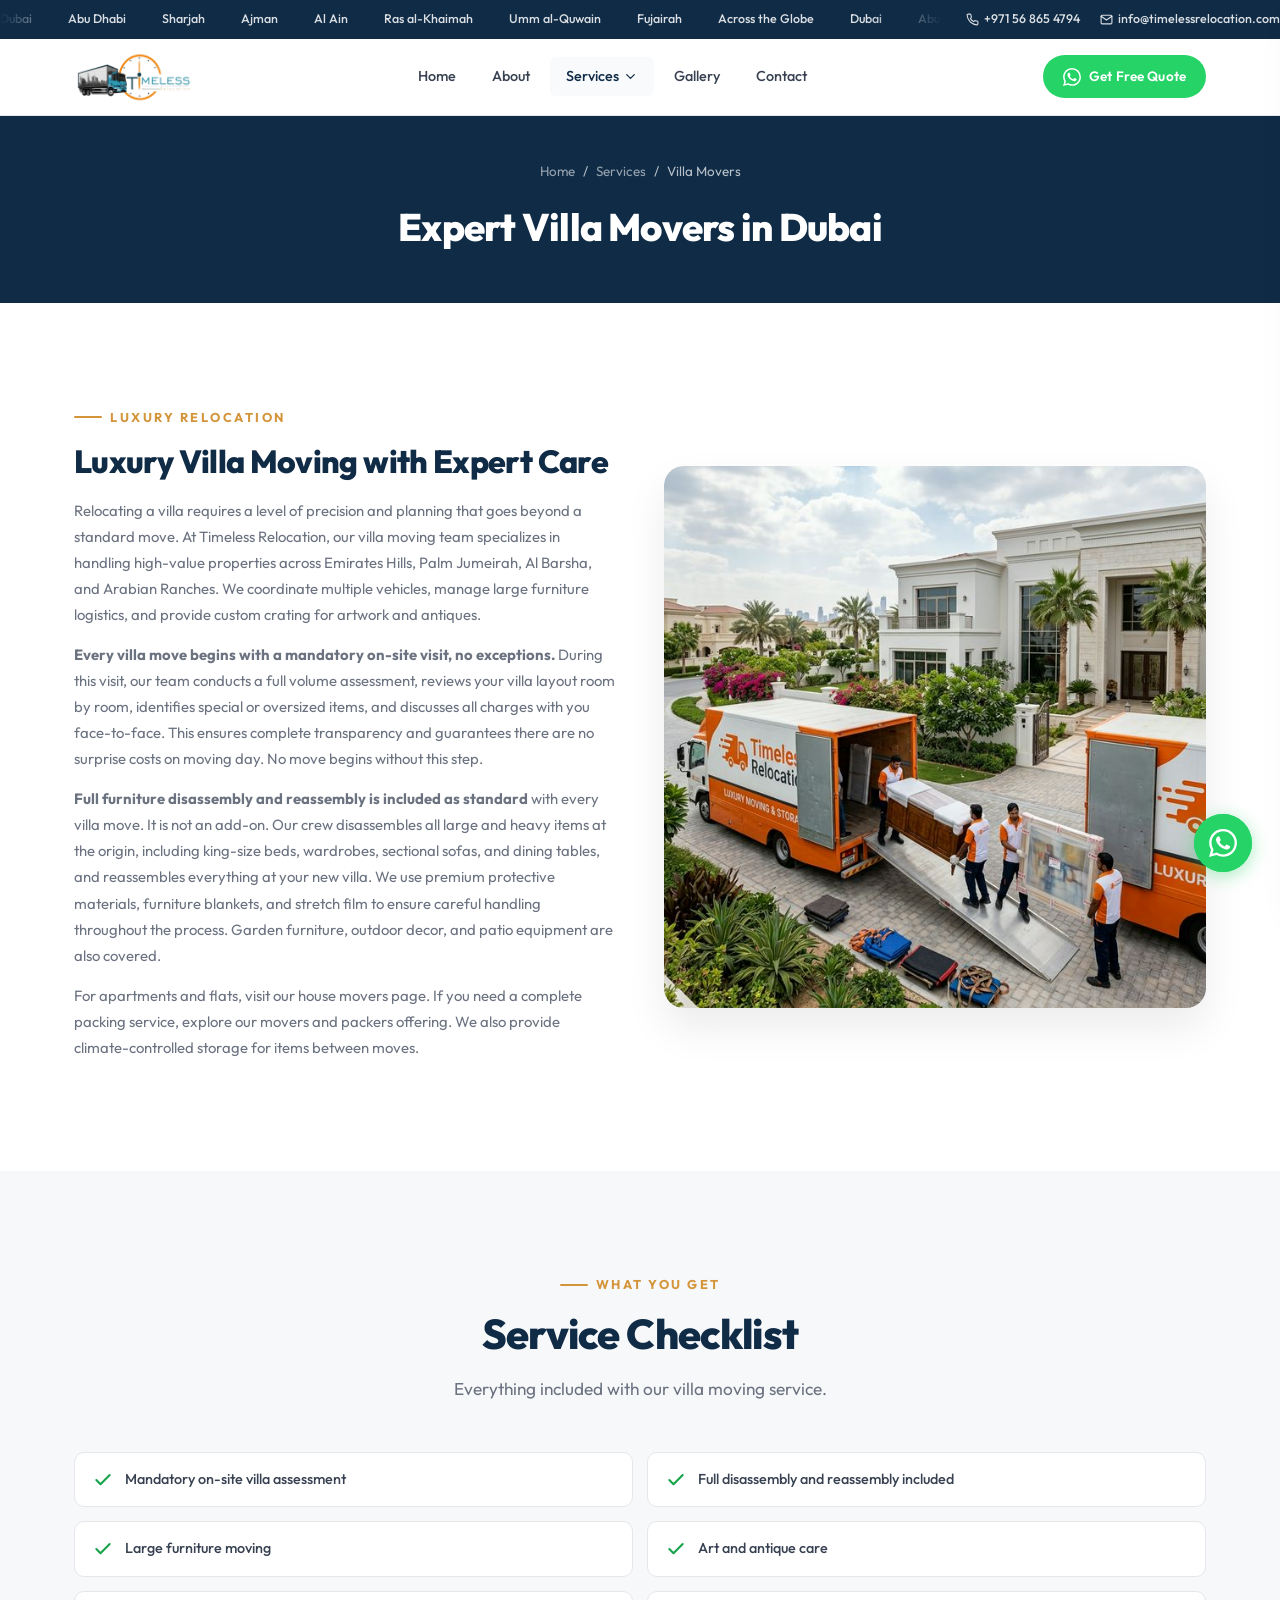
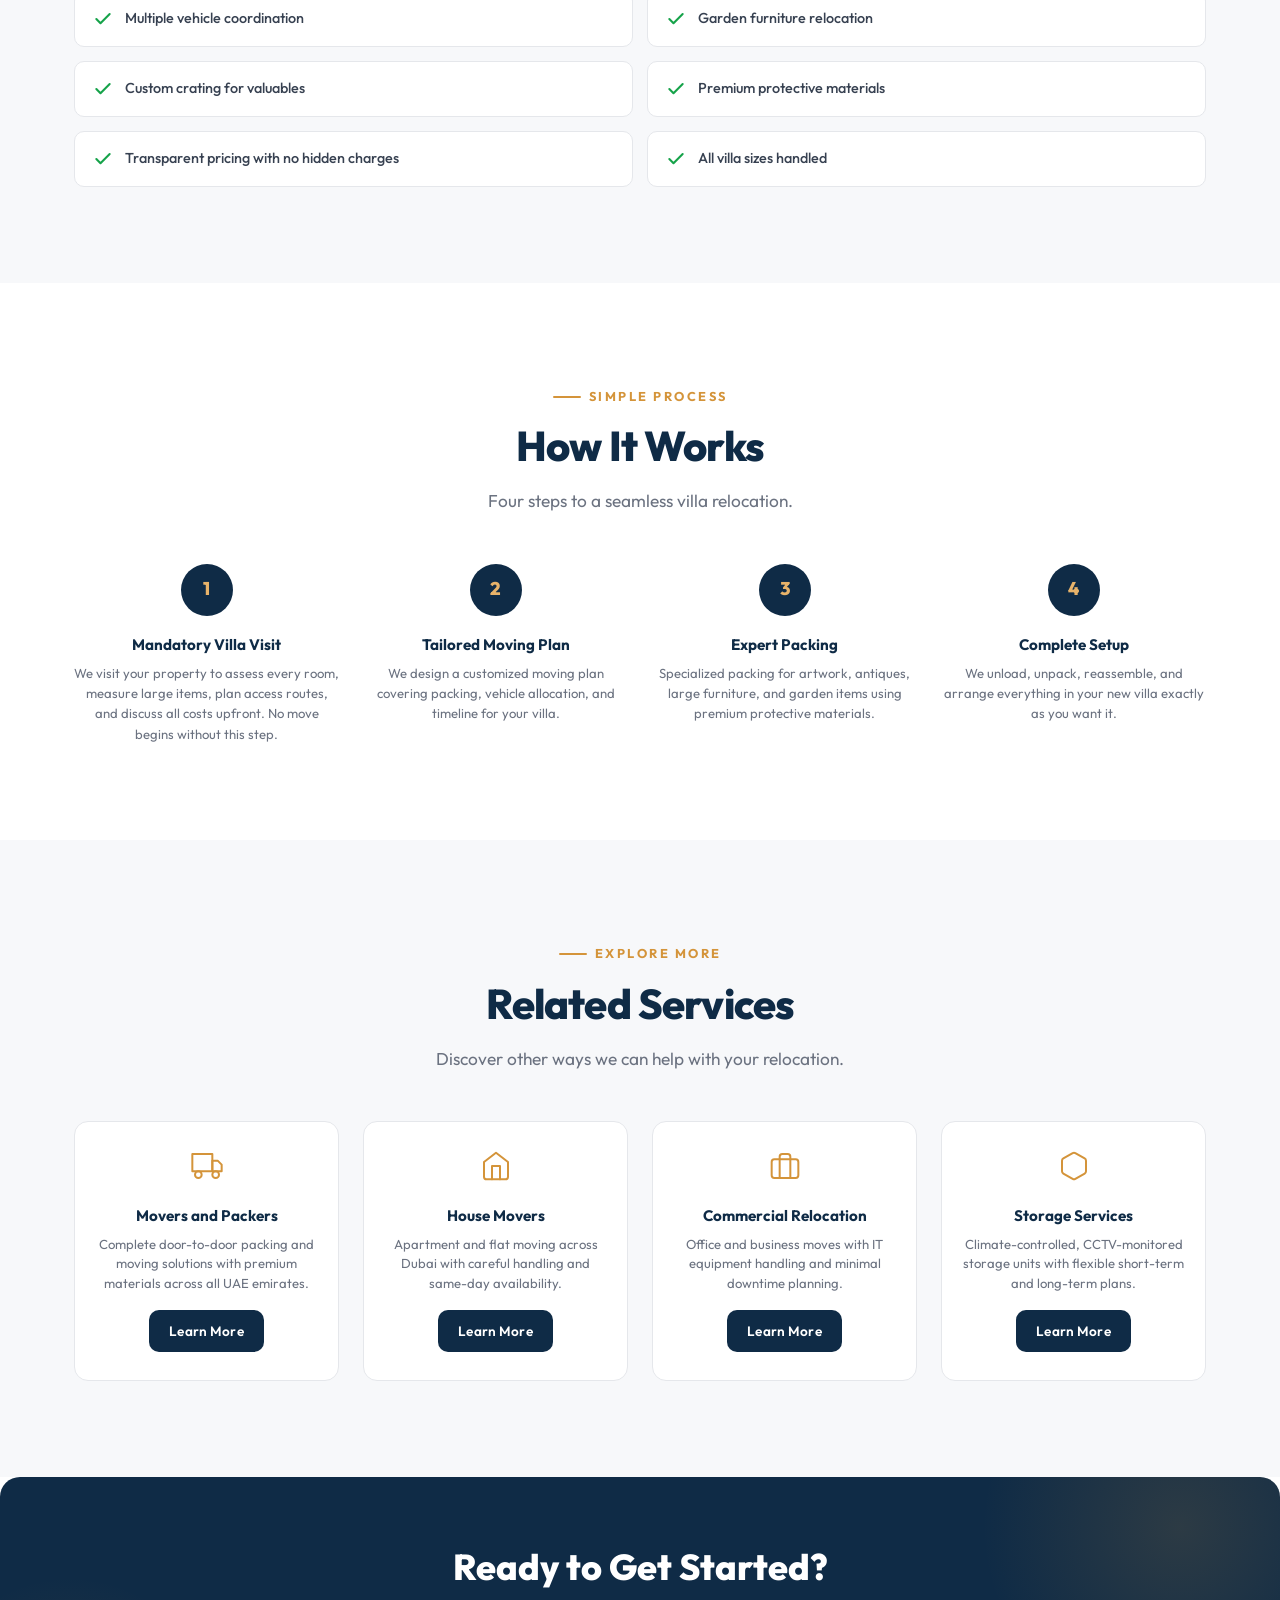
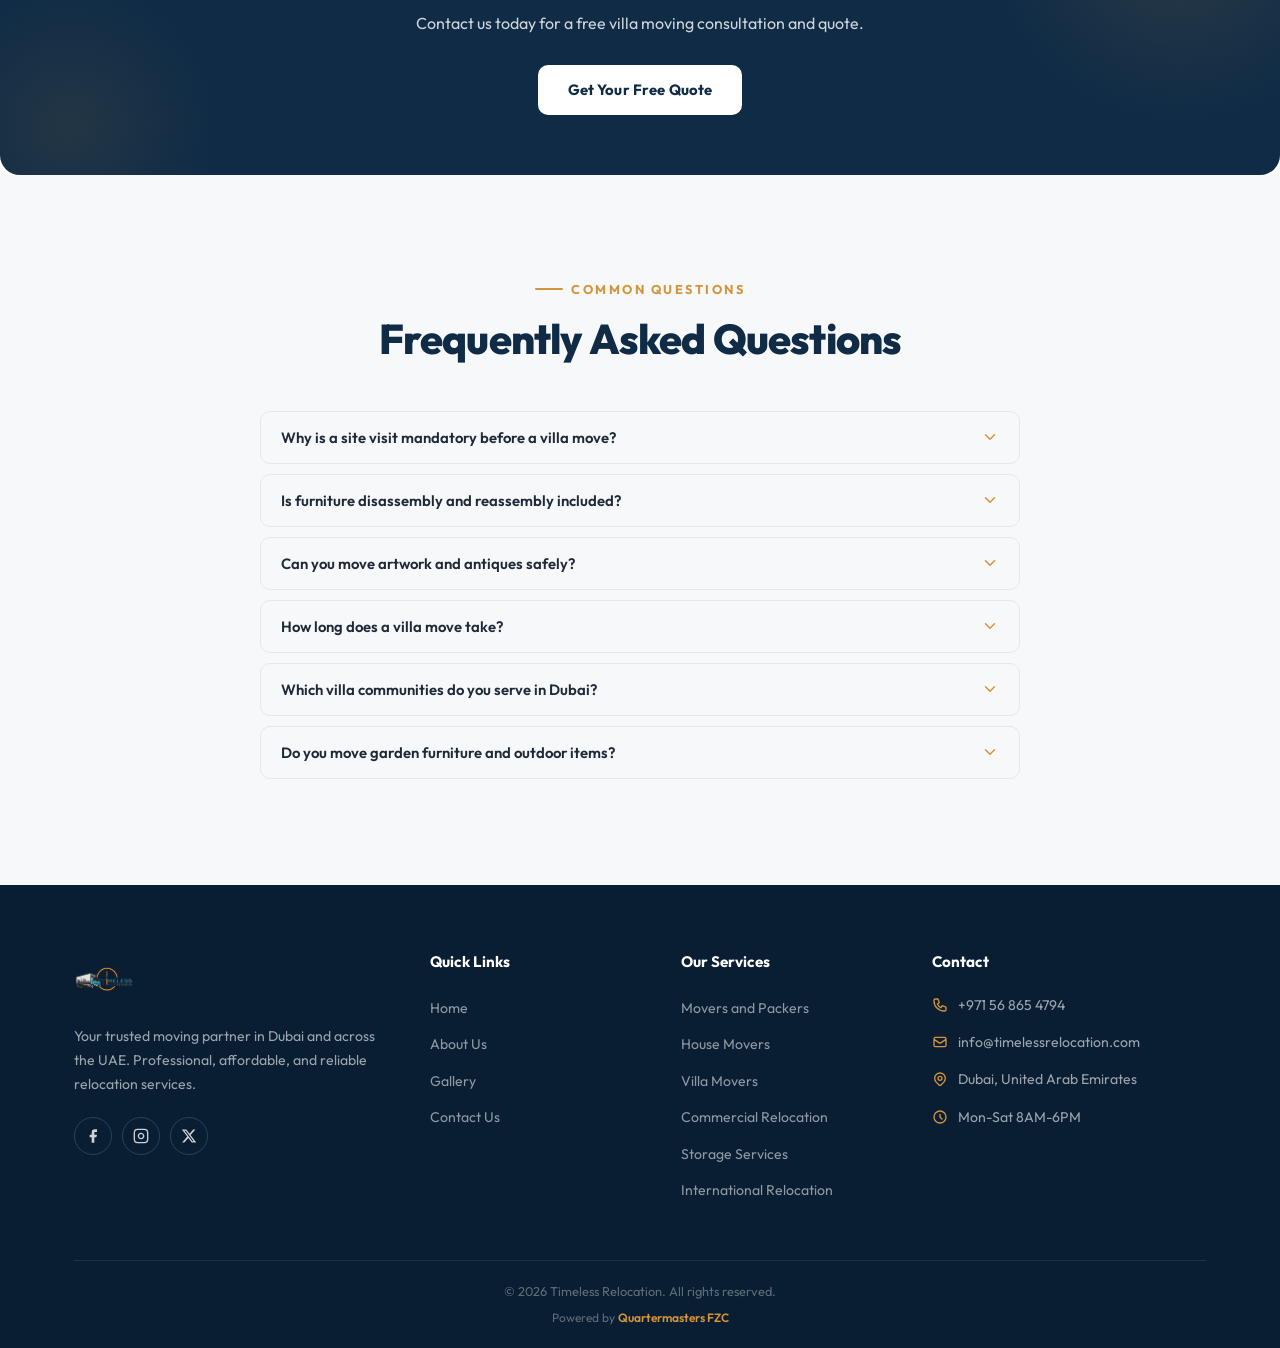
<file: services/villa-movers.html>
<!DOCTYPE html>
<html lang="en">
<head>
  <meta charset="UTF-8">
  <meta name="viewport" content="width=device-width, initial-scale=1.0">
  <title>Villa Movers in Dubai | Timeless Relocation</title>
  <meta name="description" content="Dubai villa movers with mandatory on-site assessment, full furniture disassembly and reassembly included as standard, and transparent pricing. Serving Emirates Hills, Palm Jumeirah, Arabian Ranches.">
  <meta name="keywords" content="villa movers dubai, luxury villa moving, villa relocation dubai, large furniture movers dubai">
  <meta name="robots" content="index, follow">
  <link rel="canonical" href="https://www.timelessrelocation.com/services/villa-movers.html">
  <link rel="icon" href="../images/Timeless_Logo.png" type="image/png">

  <!-- Open Graph -->
  <meta property="og:title" content="Villa Movers in Dubai | Timeless Relocation">
  <meta property="og:description" content="Expert villa movers in Dubai. Luxury villa relocation with art care, custom crating, and multi-vehicle coordination.">
  <meta property="og:type" content="website">
  <meta property="og:url" content="https://www.timelessrelocation.com/services/villa-movers.html">
  <meta property="og:image" content="https://www.timelessrelocation.com/images/villa-movers.png">
  <meta property="og:site_name" content="Timeless Relocation">
  <meta property="og:locale" content="en_AE">

  <!-- Twitter Card -->
  <meta name="twitter:card" content="summary_large_image">
  <meta name="twitter:title" content="Villa Movers in Dubai | Timeless Relocation">
  <meta name="twitter:description" content="Expert villa movers in Dubai. Luxury villa relocation with art care, custom crating, and multi-vehicle coordination.">
  <meta name="twitter:image" content="https://www.timelessrelocation.com/images/villa-movers.png">

  <!-- Google Fonts -->
  <link rel="preconnect" href="https://fonts.googleapis.com">
  <link rel="preconnect" href="https://fonts.gstatic.com" crossorigin>
  <link href="https://fonts.googleapis.com/css2?family=Outfit:wght@300;400;500;600;700;800&display=swap" rel="stylesheet">
  <link rel="stylesheet" href="../css/style.css?v=2.0">

  <!-- JSON-LD: Service -->
  <script type="application/ld+json">
  {
    "@context": "https://schema.org",
    "@type": "Service",
    "serviceType": "Villa Moving",
    "name": "Expert Villa Movers in Dubai",
    "provider": {
      "@type": "MovingCompany",
      "name": "Timeless Relocation",
      "telephone": "+971568654794",
      "email": "info@timelessrelocation.com",
      "url": "https://www.timelessrelocation.com",
      "areaServed": ["Dubai","Abu Dhabi","Sharjah","Ajman","Al Ain","Ras al-Khaimah","Umm al-Quwain","Fujairah"]
    },
    "areaServed": {"@type": "City", "name": "Dubai"},
    "description": "Luxury villa relocation services in Dubai including large furniture moving, art and antique care, and multi-vehicle coordination."
  }
  </script>

  <!-- JSON-LD: BreadcrumbList -->
  <script type="application/ld+json">
  {
    "@context": "https://schema.org",
    "@type": "BreadcrumbList",
    "itemListElement": [
      {"@type": "ListItem", "position": 1, "name": "Home", "item": "https://www.timelessrelocation.com/"},
      {"@type": "ListItem", "position": 2, "name": "Services", "item": "https://www.timelessrelocation.com/#services"},
      {"@type": "ListItem", "position": 3, "name": "Villa Movers", "item": "https://www.timelessrelocation.com/services/villa-movers.html"}
    ]
  }
  </script>

  <!-- JSON-LD: HowTo -->
  <script type="application/ld+json">
  {
    "@context": "https://schema.org",
    "@type": "HowTo",
    "name": "How to Move Your Villa in Dubai with Timeless Relocation",
    "description": "A 4-step process for a seamless luxury villa relocation in Dubai.",
    "step": [
      {"@type": "HowToStep", "position": 1, "name": "Mandatory Villa Visit", "text": "We visit your property to assess every room, measure large items, plan access routes, and discuss all costs upfront. No move begins without this step."},
      {"@type": "HowToStep", "position": 2, "name": "Tailored Moving Plan", "text": "We design a customized moving plan covering packing, vehicle allocation, and timeline for your villa."},
      {"@type": "HowToStep", "position": 3, "name": "Expert Packing", "text": "Specialized packing for artwork, antiques, large furniture, and garden items using premium protective materials."},
      {"@type": "HowToStep", "position": 4, "name": "Complete Setup", "text": "We unload, unpack, reassemble, and arrange everything in your new villa exactly as you want it."}
    ]
  }
  </script>

  <!-- JSON-LD: FAQPage -->
  <script type="application/ld+json">
  {
    "@context": "https://schema.org",
    "@type": "FAQPage",
    "mainEntity": [
      {
        "@type": "Question",
        "name": "Why is a site visit mandatory before a villa move?",
        "acceptedAnswer": {"@type": "Answer", "text": "A mandatory on-site visit ensures we accurately assess the volume of belongings, review your villa layout, identify special or oversized items, and discuss all charges face-to-face. This guarantees complete transparency with no surprise costs on moving day."}
      },
      {
        "@type": "Question",
        "name": "Is furniture disassembly and reassembly included?",
        "acceptedAnswer": {"@type": "Answer", "text": "Yes. Full furniture disassembly at the origin and reassembly at the destination is included as standard with every villa move. This covers all large and heavy items such as king-size beds, wardrobes, sectional sofas, and dining tables. It is not an add-on service."}
      },
      {
        "@type": "Question",
        "name": "Can you move artwork and antiques safely?",
        "acceptedAnswer": {"@type": "Answer", "text": "Yes. We provide custom wooden crating, acid-free tissue, and multi-layered bubble wrap for artwork, antiques, and fragile collectibles. Our team is trained in handling high-value and delicate items with the utmost care."}
      },
      {
        "@type": "Question",
        "name": "How long does a villa move take?",
        "acceptedAnswer": {"@type": "Answer", "text": "Most villa moves take one to two full days depending on the size of the property and volume of belongings. We provide a detailed timeline during the mandatory site visit so you can plan accordingly."}
      },
      {
        "@type": "Question",
        "name": "Which villa communities do you serve in Dubai?",
        "acceptedAnswer": {"@type": "Answer", "text": "We serve all villa communities across Dubai including Emirates Hills, Palm Jumeirah, Al Barsha, Arabian Ranches, Jumeirah Golf Estates, The Springs, The Meadows, and all other residential areas."}
      },
      {
        "@type": "Question",
        "name": "Do you move garden furniture and outdoor items?",
        "acceptedAnswer": {"@type": "Answer", "text": "Absolutely. We handle garden furniture, outdoor decor, BBQ equipment, and patio sets. All items are carefully wrapped and secured for transport to your new villa."}
      }
    ]
  }
  </script>
<!-- Google Analytics -->
<script async src="https://www.googletagmanager.com/gtag/js?id=G-512KW6Q248"></script>
<script>
  window.dataLayer = window.dataLayer || [];
  function gtag(){dataLayer.push(arguments);}
  gtag('js', new Date());
  gtag('config', 'G-512KW6Q248');
</script>
</head>
<body>

  <!-- ===== Topbar ===== -->
  <div class="topbar">
    <div class="topbar-inner">
      <div class="topbar-marquee">
        <div class="topbar-track">
          <span>Dubai</span><span>Abu Dhabi</span><span>Sharjah</span><span>Ajman</span><span>Al Ain</span><span>Ras al-Khaimah</span><span>Umm al-Quwain</span><span>Fujairah</span><span>Across the Globe</span>
          <span>Dubai</span><span>Abu Dhabi</span><span>Sharjah</span><span>Ajman</span><span>Al Ain</span><span>Ras al-Khaimah</span><span>Umm al-Quwain</span><span>Fujairah</span><span>Across the Globe</span>
        </div>
      </div>
      <div class="topbar-right">
        <a href="tel:+971568654794">
          <svg width="14" height="14" viewBox="0 0 24 24" fill="none" stroke="currentColor" stroke-width="2" stroke-linecap="round" stroke-linejoin="round"><path d="M22 16.92v3a2 2 0 0 1-2.18 2 19.79 19.79 0 0 1-8.63-3.07 19.5 19.5 0 0 1-6-6 19.79 19.79 0 0 1-3.07-8.67A2 2 0 0 1 4.11 2h3a2 2 0 0 1 2 1.72c.127.96.361 1.903.7 2.81a2 2 0 0 1-.45 2.11L8.09 9.91a16 16 0 0 0 6 6l1.27-1.27a2 2 0 0 1 2.11-.45c.907.339 1.85.573 2.81.7A2 2 0 0 1 22 16.92z"/></svg>
          +971 56 865 4794
        </a>
        <a href="mailto:info@timelessrelocation.com">
          <svg width="14" height="14" viewBox="0 0 24 24" fill="none" stroke="currentColor" stroke-width="2" stroke-linecap="round" stroke-linejoin="round"><path d="M4 4h16c1.1 0 2 .9 2 2v12c0 1.1-.9 2-2 2H4c-1.1 0-2-.9-2-2V6c0-1.1.9-2 2-2z"/><polyline points="22,6 12,13 2,6"/></svg>
          info@timelessrelocation.com
        </a>
      </div>
    </div>
  </div>

  <!-- ===== Navbar ===== -->
  <nav class="navbar">
    <div class="nav-inner container">
      <a href="../index.html" class="nav-logo">
        <img src="../images/Timeless_Logo.png" alt="Timeless Relocation Logo" width="130" height="54" style="object-fit: contain;">

      </a>

      <div class="nav-links">
        <a href="../index.html" class="nav-link">Home</a>
        <a href="../about.html" class="nav-link">About</a>
        <div class="nav-dropdown">
          <a href="#" class="nav-link active">
            Services
            <svg width="12" height="12" viewBox="0 0 24 24" fill="none" stroke="currentColor" stroke-width="2" stroke-linecap="round" stroke-linejoin="round"><polyline points="6 9 12 15 18 9"/></svg>
          </a>
          <div class="dropdown-panel">
            <a href="./movers-and-packers.html" class="svc-link">Movers and Packers</a>
            <a href="./house-movers.html" class="svc-link">House Movers</a>
            <a href="./villa-movers.html" class="svc-link">Villa Movers</a>
            <a href="./commercial-relocation.html" class="svc-link">Commercial Relocation</a>
            <a href="./storage-services.html" class="svc-link">Storage Services</a>
            <a href="./international-relocation.html" class="svc-link">International Relocation</a>
          </div>
        </div>
        <a href="../gallery.html" class="nav-link">Gallery</a>
        <a href="../contact.html" class="nav-link">Contact</a>
      </div>

      <div class="nav-cta">
        <a href="https://wa.me/971568654794?text=Hello!%20I%20need%20a%20free%20moving%20quote." class="btn btn--whatsapp btn--sm" target="_blank" rel="noopener">
          <svg width="18" height="18" viewBox="0 0 24 24" fill="currentColor"><path d="M17.472 14.382c-.297-.149-1.758-.867-2.03-.967-.273-.099-.471-.148-.67.15-.197.297-.767.966-.94 1.164-.173.199-.347.223-.644.075-.297-.15-1.255-.463-2.39-1.475-.883-.788-1.48-1.761-1.653-2.059-.173-.297-.018-.458.13-.606.134-.133.298-.347.446-.52.149-.174.198-.298.298-.497.099-.198.05-.371-.025-.52-.075-.149-.669-1.612-.916-2.207-.242-.579-.487-.5-.669-.51-.173-.008-.371-.01-.57-.01-.198 0-.52.074-.792.372-.272.297-1.04 1.016-1.04 2.479 0 1.462 1.065 2.875 1.213 3.074.149.198 2.096 3.2 5.077 4.487.709.306 1.262.489 1.694.625.712.227 1.36.195 1.871.118.571-.085 1.758-.719 2.006-1.413.248-.694.248-1.289.173-1.413-.074-.124-.272-.198-.57-.347m-5.421 7.403h-.004a9.87 9.87 0 0 1-5.031-1.378l-.361-.214-3.741.982.998-3.648-.235-.374a9.86 9.86 0 0 1-1.51-5.26c.001-5.45 4.436-9.884 9.888-9.884 2.64 0 5.122 1.03 6.988 2.898a9.825 9.825 0 0 1 2.893 6.994c-.003 5.45-4.437 9.884-9.885 9.884m8.413-18.297A11.815 11.815 0 0 0 12.05 0C5.495 0 .16 5.335.157 11.892c0 2.096.547 4.142 1.588 5.945L.057 24l6.305-1.654a11.882 11.882 0 0 0 5.683 1.448h.005c6.554 0 11.89-5.335 11.893-11.893a11.821 11.821 0 0 0-3.48-8.413z"/></svg>
          Get Free Quote
        </a>
      </div>

      <button class="hamburger" aria-label="Open menu"><span></span><span></span><span></span>
        <svg viewBox="0 0 24 24" fill="none" stroke="currentColor" stroke-width="2" stroke-linecap="round" stroke-linejoin="round"><line x1="3" y1="6" x2="21" y2="6"/><line x1="3" y1="12" x2="21" y2="12"/><line x1="3" y1="18" x2="21" y2="18"/></svg>
      </button>
    </div>
  </nav>

  <!-- ===== Mobile Drawer ===== -->
  <div class="mobile-backdrop"></div>
  <div class="mobile-drawer">
    <div class="mobile-header">
      <a href="../index.html" class="nav-logo">
        <img src="../images/Timeless_Logo.png" alt="Timeless Relocation Logo" width="130" height="54" style="object-fit: contain;">

      </a>
      <button class="mobile-close" aria-label="Close menu">
        <svg viewBox="0 0 24 24" fill="none" stroke="currentColor" stroke-width="2" stroke-linecap="round" stroke-linejoin="round"><line x1="18" y1="6" x2="6" y2="18"/><line x1="6" y1="6" x2="18" y2="18"/></svg>
      </button>
    </div>
    <div class="mobile-nav">
      <a href="../index.html" class="mobile-link">Home</a>
      <a href="../about.html" class="mobile-link">About</a>
      <button class="mobile-dd-toggle">
        Services
        <svg width="16" height="16" viewBox="0 0 24 24" fill="none" stroke="currentColor" stroke-width="2" stroke-linecap="round" stroke-linejoin="round"><polyline points="6 9 12 15 18 9"/></svg>
      </button>
      <div class="mobile-dd-list">
        <a href="./movers-and-packers.html" class="mobile-link">Movers and Packers</a>
        <a href="./house-movers.html" class="mobile-link">House Movers</a>
        <a href="./villa-movers.html" class="mobile-link">Villa Movers</a>
        <a href="./commercial-relocation.html" class="mobile-link">Commercial Relocation</a>
        <a href="./storage-services.html" class="mobile-link">Storage Services</a>
        <a href="./international-relocation.html" class="mobile-link">International Relocation</a>
      </div>
      <a href="../gallery.html" class="mobile-link">Gallery</a>
      <a href="../contact.html" class="mobile-link">Contact</a>
    </div>
    <div class="mobile-cta">
      <a href="https://wa.me/971568654794?text=Hello!%20I%20need%20a%20free%20moving%20quote." class="btn btn--whatsapp" target="_blank" rel="noopener">Get Free Quote</a>
    </div>
  </div>

  <main>

  <!-- ===== Page Hero ===== -->
  <section class="page-hero">
    <div class="container">
      <nav class="breadcrumb" aria-label="Breadcrumb">
        <a href="../index.html">Home</a>
        <span>/</span>
        <a href="../index.html#services">Services</a>
        <span>/</span>
        <span>Villa Movers</span>
      </nav>
      <h1>Expert Villa Movers in Dubai</h1>
    </div>
  </section>

  <!-- ===== Service Detail ===== -->
  <section class="section">
    <div class="container">
      <div class="svc-detail-grid">
        <div class="svc-detail-text reveal reveal-left">
          <span class="section-eyebrow">Luxury Relocation</span>
          <h2 class="section-heading">Luxury Villa Moving with Expert Care</h2>
          <p>Relocating a villa requires a level of precision and planning that goes beyond a standard move. At Timeless Relocation, our villa moving team specializes in handling high-value properties across Emirates Hills, Palm Jumeirah, Al Barsha, and Arabian Ranches. We coordinate multiple vehicles, manage large furniture logistics, and provide custom crating for artwork and antiques.</p>
          <p><strong>Every villa move begins with a mandatory on-site visit, no exceptions.</strong> During this visit, our team conducts a full volume assessment, reviews your villa layout room by room, identifies special or oversized items, and discusses all charges with you face-to-face. This ensures complete transparency and guarantees there are no surprise costs on moving day. No move begins without this step.</p>
          <p><strong>Full furniture disassembly and reassembly is included as standard</strong> with every villa move. It is not an add-on. Our crew disassembles all large and heavy items at the origin, including king-size beds, wardrobes, sectional sofas, and dining tables, and reassembles everything at your new villa. We use premium protective materials, furniture blankets, and stretch film to ensure careful handling throughout the process. Garden furniture, outdoor decor, and patio equipment are also covered.</p>
          <p>For apartments and flats, visit our <a href="./house-movers.html">house movers</a> page. If you need a complete packing service, explore our <a href="./movers-and-packers.html">movers and packers</a> offering. We also provide <a href="./storage-services.html">climate-controlled storage</a> for items between moves.</p>
        </div>
        <div class="svc-detail-img reveal reveal-right">
          <img src="../images/villa-movers.png" alt="Expert villa movers carefully relocating furniture in a Dubai villa" width="600" height="400" loading="lazy">
        </div>
      </div>
    </div>
  </section>

  <!-- ===== Checklist ===== -->
  <section class="section section--gray">
    <div class="container">
      <div class="text-center reveal">
        <span class="section-eyebrow">What You Get</span>
        <h2 class="section-heading">Service Checklist</h2>
        <p class="section-sub">Everything included with our villa moving service.</p>
      </div>
      <div class="check-grid">
        <div class="check-item reveal">
          <svg width="24" height="24" viewBox="0 0 24 24" fill="none" stroke="#16a34a" stroke-width="2.5" stroke-linecap="round" stroke-linejoin="round"><polyline points="20 6 9 17 4 12"/></svg>
          Mandatory on-site villa assessment
        </div>
        <div class="check-item reveal">
          <svg width="24" height="24" viewBox="0 0 24 24" fill="none" stroke="#16a34a" stroke-width="2.5" stroke-linecap="round" stroke-linejoin="round"><polyline points="20 6 9 17 4 12"/></svg>
          Full disassembly and reassembly included
        </div>
        <div class="check-item reveal">
          <svg width="24" height="24" viewBox="0 0 24 24" fill="none" stroke="#16a34a" stroke-width="2.5" stroke-linecap="round" stroke-linejoin="round"><polyline points="20 6 9 17 4 12"/></svg>
          Large furniture moving
        </div>
        <div class="check-item reveal">
          <svg width="24" height="24" viewBox="0 0 24 24" fill="none" stroke="#16a34a" stroke-width="2.5" stroke-linecap="round" stroke-linejoin="round"><polyline points="20 6 9 17 4 12"/></svg>
          Art and antique care
        </div>
        <div class="check-item reveal">
          <svg width="24" height="24" viewBox="0 0 24 24" fill="none" stroke="#16a34a" stroke-width="2.5" stroke-linecap="round" stroke-linejoin="round"><polyline points="20 6 9 17 4 12"/></svg>
          Multiple vehicle coordination
        </div>
        <div class="check-item reveal">
          <svg width="24" height="24" viewBox="0 0 24 24" fill="none" stroke="#16a34a" stroke-width="2.5" stroke-linecap="round" stroke-linejoin="round"><polyline points="20 6 9 17 4 12"/></svg>
          Garden furniture relocation
        </div>
        <div class="check-item reveal">
          <svg width="24" height="24" viewBox="0 0 24 24" fill="none" stroke="#16a34a" stroke-width="2.5" stroke-linecap="round" stroke-linejoin="round"><polyline points="20 6 9 17 4 12"/></svg>
          Custom crating for valuables
        </div>
        <div class="check-item reveal">
          <svg width="24" height="24" viewBox="0 0 24 24" fill="none" stroke="#16a34a" stroke-width="2.5" stroke-linecap="round" stroke-linejoin="round"><polyline points="20 6 9 17 4 12"/></svg>
          Premium protective materials
        </div>
        <div class="check-item reveal">
          <svg width="24" height="24" viewBox="0 0 24 24" fill="none" stroke="#16a34a" stroke-width="2.5" stroke-linecap="round" stroke-linejoin="round"><polyline points="20 6 9 17 4 12"/></svg>
          Transparent pricing with no hidden charges
        </div>
        <div class="check-item reveal">
          <svg width="24" height="24" viewBox="0 0 24 24" fill="none" stroke="#16a34a" stroke-width="2.5" stroke-linecap="round" stroke-linejoin="round"><polyline points="20 6 9 17 4 12"/></svg>
          All villa sizes handled
        </div>
      </div>
    </div>
  </section>

  <!-- ===== Process ===== -->
  <section class="section">
    <div class="container">
      <div class="text-center reveal">
        <span class="section-eyebrow">Simple Process</span>
        <h2 class="section-heading">How It Works</h2>
        <p class="section-sub">Four steps to a seamless villa relocation.</p>
      </div>
      <div class="process-row">
        <div class="proc-step reveal">
          <div class="proc-num">1</div>
          <h3>Mandatory Villa Visit</h3>
          <p>We visit your property to assess every room, measure large items, plan access routes, and discuss all costs upfront. No move begins without this step.</p>
        </div>
        <div class="proc-step reveal">
          <div class="proc-num">2</div>
          <h3>Tailored Moving Plan</h3>
          <p>We design a customized moving plan covering packing, vehicle allocation, and timeline for your villa.</p>
        </div>
        <div class="proc-step reveal">
          <div class="proc-num">3</div>
          <h3>Expert Packing</h3>
          <p>Specialized packing for artwork, antiques, large furniture, and garden items using premium protective materials.</p>
        </div>
        <div class="proc-step reveal">
          <div class="proc-num">4</div>
          <h3>Complete Setup</h3>
          <p>We unload, unpack, reassemble, and arrange everything in your new villa exactly as you want it.</p>
        </div>
      </div>
    </div>
  </section>

  <!-- ===== Related Services ===== -->
  <section class="section section--gray">
    <div class="container">
      <div class="text-center reveal">
        <span class="section-eyebrow">Explore More</span>
        <h2 class="section-heading">Related Services</h2>
        <p class="section-sub">Discover other ways we can help with your relocation.</p>
      </div>
      <div class="related-grid">
        <div class="rel-card reveal">
          <svg width="40" height="40" viewBox="0 0 24 24" fill="none" stroke="currentColor" stroke-width="1.5" stroke-linecap="round" stroke-linejoin="round"><rect x="1" y="3" width="15" height="13"/><polygon points="16 8 20 8 23 11 23 16 16 16 16 8"/><circle cx="5.5" cy="18.5" r="2.5"/><circle cx="18.5" cy="18.5" r="2.5"/></svg>
          <h3>Movers and Packers</h3>
          <p>Complete door-to-door packing and moving solutions with premium materials across all UAE emirates.</p>
          <a href="./movers-and-packers.html" class="btn btn--sm btn--primary">Learn More</a>
        </div>
        <div class="rel-card reveal">
          <svg width="40" height="40" viewBox="0 0 24 24" fill="none" stroke="currentColor" stroke-width="1.5" stroke-linecap="round" stroke-linejoin="round"><path d="M3 9l9-7 9 7v11a2 2 0 0 1-2 2H5a2 2 0 0 1-2-2z"/><polyline points="9 22 9 12 15 12 15 22"/></svg>
          <h3>House Movers</h3>
          <p>Apartment and flat moving across Dubai with careful handling and same-day availability.</p>
          <a href="./house-movers.html" class="btn btn--sm btn--primary">Learn More</a>
        </div>
        <div class="rel-card reveal">
          <svg width="40" height="40" viewBox="0 0 24 24" fill="none" stroke="currentColor" stroke-width="1.5" stroke-linecap="round" stroke-linejoin="round"><rect x="2" y="7" width="20" height="14" rx="2" ry="2"/><path d="M16 21V5a2 2 0 0 0-2-2h-4a2 2 0 0 0-2 2v16"/></svg>
          <h3>Commercial Relocation</h3>
          <p>Office and business moves with IT equipment handling and minimal downtime planning.</p>
          <a href="./commercial-relocation.html" class="btn btn--sm btn--primary">Learn More</a>
        </div>
        <div class="rel-card reveal">
          <svg width="40" height="40" viewBox="0 0 24 24" fill="none" stroke="currentColor" stroke-width="1.5" stroke-linecap="round" stroke-linejoin="round"><path d="M21 16V8a2 2 0 0 0-1-1.73l-7-4a2 2 0 0 0-2 0l-7 4A2 2 0 0 0 3 8v8a2 2 0 0 0 1 1.73l7 4a2 2 0 0 0 2 0l7-4A2 2 0 0 0 21 16z"/></svg>
          <h3>Storage Services</h3>
          <p>Climate-controlled, CCTV-monitored storage units with flexible short-term and long-term plans.</p>
          <a href="./storage-services.html" class="btn btn--sm btn--primary">Learn More</a>
        </div>
      </div>
    </div>
  </section>

  <!-- ===== CTA Banner ===== -->
  <section class="cta-banner">
    <div class="container text-center">
      <h2>Ready to Get Started?</h2>
      <p>Contact us today for a free villa moving consultation and quote.</p>
      <a href="../contact.html" class="btn btn--white">Get Your Free Quote</a>
    </div>
  </section>

  <!-- ===== FAQ ===== -->
  <section class="section section--gray">
    <div class="container">
      <div class="text-center reveal">
        <span class="section-eyebrow">Common Questions</span>
        <h2 class="section-heading">Frequently Asked Questions</h2>
      </div>
      <div class="faq-list">
        <div class="faq-item reveal">
          <button class="faq-q">
            Why is a site visit mandatory before a villa move?
            <svg width="20" height="20" viewBox="0 0 24 24" fill="none" stroke="currentColor" stroke-width="2" stroke-linecap="round" stroke-linejoin="round"><polyline points="6 9 12 15 18 9"/></svg>
          </button>
          <div class="faq-a">
            <div class="faq-a-inner">
              <p>A mandatory on-site visit ensures we accurately assess the volume of belongings, review your villa layout, identify special or oversized items, and discuss all charges face-to-face. This guarantees complete transparency with no surprise costs on moving day.</p>
            </div>
          </div>
        </div>
        <div class="faq-item reveal">
          <button class="faq-q">
            Is furniture disassembly and reassembly included?
            <svg width="20" height="20" viewBox="0 0 24 24" fill="none" stroke="currentColor" stroke-width="2" stroke-linecap="round" stroke-linejoin="round"><polyline points="6 9 12 15 18 9"/></svg>
          </button>
          <div class="faq-a">
            <div class="faq-a-inner">
              <p>Yes. Full furniture disassembly at the origin and reassembly at the destination is included as standard with every villa move. This covers all large and heavy items such as king-size beds, wardrobes, sectional sofas, and dining tables. It is not an add-on service.</p>
            </div>
          </div>
        </div>
        <div class="faq-item reveal">
          <button class="faq-q">
            Can you move artwork and antiques safely?
            <svg width="20" height="20" viewBox="0 0 24 24" fill="none" stroke="currentColor" stroke-width="2" stroke-linecap="round" stroke-linejoin="round"><polyline points="6 9 12 15 18 9"/></svg>
          </button>
          <div class="faq-a">
            <div class="faq-a-inner">
              <p>Yes. We provide custom wooden crating, acid-free tissue, and multi-layered bubble wrap for artwork, antiques, and fragile collectibles. Our team is trained in handling high-value and delicate items with the utmost care.</p>
            </div>
          </div>
        </div>
        <div class="faq-item reveal">
          <button class="faq-q">
            How long does a villa move take?
            <svg width="20" height="20" viewBox="0 0 24 24" fill="none" stroke="currentColor" stroke-width="2" stroke-linecap="round" stroke-linejoin="round"><polyline points="6 9 12 15 18 9"/></svg>
          </button>
          <div class="faq-a">
            <div class="faq-a-inner">
              <p>Most villa moves take one to two full days depending on the size of the property and volume of belongings. We provide a detailed timeline during the mandatory site visit so you can plan accordingly.</p>
            </div>
          </div>
        </div>
        <div class="faq-item reveal">
          <button class="faq-q">
            Which villa communities do you serve in Dubai?
            <svg width="20" height="20" viewBox="0 0 24 24" fill="none" stroke="currentColor" stroke-width="2" stroke-linecap="round" stroke-linejoin="round"><polyline points="6 9 12 15 18 9"/></svg>
          </button>
          <div class="faq-a">
            <div class="faq-a-inner">
              <p>We serve all villa communities across Dubai including Emirates Hills, Palm Jumeirah, Al Barsha, Arabian Ranches, Jumeirah Golf Estates, The Springs, The Meadows, and all other residential areas.</p>
            </div>
          </div>
        </div>
        <div class="faq-item reveal">
          <button class="faq-q">
            Do you move garden furniture and outdoor items?
            <svg width="20" height="20" viewBox="0 0 24 24" fill="none" stroke="currentColor" stroke-width="2" stroke-linecap="round" stroke-linejoin="round"><polyline points="6 9 12 15 18 9"/></svg>
          </button>
          <div class="faq-a">
            <div class="faq-a-inner">
              <p>Absolutely. We handle garden furniture, outdoor decor, BBQ equipment, and patio sets. All items are carefully wrapped and secured for transport to your new villa.</p>
            </div>
          </div>
        </div>
      </div>
    </div>
  </section>

  </main>

  <!-- ===== Footer ===== -->
<footer class="footer">
  <div class="container">
    <div class="footer-grid">
      <div class="footer-brand">
        <a href="../index.html" aria-label="Timeless Relocation Home">
          <img src="../images/Timeless_Logo.png" alt="Timeless Relocation" width="140" height="42">
        </a>
        <p>Your trusted moving partner in Dubai and across the UAE. Professional, affordable, and reliable relocation services.</p>
        <div class="footer-social">
          <a href="#" aria-label="Facebook"><svg xmlns="http://www.w3.org/2000/svg" width="16" height="16" viewBox="0 0 24 24" fill="currentColor"><path d="M18 2h-3a5 5 0 00-5 5v3H7v4h3v8h4v-8h3l1-4h-4V7a1 1 0 011-1h3z"/></svg></a>
          <a href="#" aria-label="Instagram"><svg xmlns="http://www.w3.org/2000/svg" width="16" height="16" viewBox="0 0 24 24" fill="none" stroke="currentColor" stroke-width="2"><rect x="2" y="2" width="20" height="20" rx="5" ry="5"/><path d="M16 11.37A4 4 0 1112.63 8 4 4 0 0116 11.37z"/><line x1="17.5" y1="6.5" x2="17.51" y2="6.5"/></svg></a>
          <a href="#" aria-label="X"><svg xmlns="http://www.w3.org/2000/svg" width="16" height="16" viewBox="0 0 24 24" fill="currentColor"><path d="M18.244 2.25h3.308l-7.227 8.26 8.502 11.24H16.17l-5.214-6.817L4.99 21.75H1.68l7.73-8.835L1.254 2.25H8.08l4.713 6.231zm-1.161 17.52h1.833L7.084 4.126H5.117z"/></svg></a>
        </div>
      </div>
      <div class="footer-col">
        <h4>Quick Links</h4>
        <ul>
          <li><a href="../index.html">Home</a></li>
          <li><a href="../about.html">About Us</a></li>
          <li><a href="../gallery.html">Gallery</a></li>
          <li><a href="../contact.html">Contact Us</a></li>
        </ul>
      </div>
      <div class="footer-col">
        <h4>Our Services</h4>
        <ul>
          <li><a href="./movers-and-packers.html">Movers and Packers</a></li>
          <li><a href="./house-movers.html">House Movers</a></li>
          <li><a href="./villa-movers.html">Villa Movers</a></li>
          <li><a href="./commercial-relocation.html">Commercial Relocation</a></li>
          <li><a href="./storage-services.html">Storage Services</a></li>
          <li><a href="./international-relocation.html">International Relocation</a></li>
        </ul>
      </div>
      <div class="footer-col">
        <h4>Contact</h4>
        <div class="footer-contact-row">
          <svg xmlns="http://www.w3.org/2000/svg" fill="none" viewBox="0 0 24 24" stroke="currentColor" stroke-width="2"><path stroke-linecap="round" stroke-linejoin="round" d="M3 5a2 2 0 012-2h3.28a1 1 0 01.948.684l1.498 4.493a1 1 0 01-.502 1.21l-2.257 1.13a11.042 11.042 0 005.516 5.516l1.13-2.257a1 1 0 011.21-.502l4.493 1.498a1 1 0 01.684.949V19a2 2 0 01-2 2h-1C9.716 21 3 14.284 3 6V5z"/></svg>
          <a href="tel:+971568654794">+971 56 865 4794</a>
        </div>
        <div class="footer-contact-row">
          <svg xmlns="http://www.w3.org/2000/svg" fill="none" viewBox="0 0 24 24" stroke="currentColor" stroke-width="2"><path stroke-linecap="round" stroke-linejoin="round" d="M3 8l7.89 5.26a2 2 0 002.22 0L21 8M5 19h14a2 2 0 002-2V7a2 2 0 00-2-2H5a2 2 0 00-2 2v10a2 2 0 002 2z"/></svg>
          <a href="mailto:info@timelessrelocation.com">info@timelessrelocation.com</a>
        </div>
        <div class="footer-contact-row">
          <svg xmlns="http://www.w3.org/2000/svg" fill="none" viewBox="0 0 24 24" stroke="currentColor" stroke-width="2"><path stroke-linecap="round" stroke-linejoin="round" d="M17.657 16.657L13.414 20.9a1.998 1.998 0 01-2.827 0l-4.244-4.243a8 8 0 1111.314 0z"/><path stroke-linecap="round" stroke-linejoin="round" d="M15 11a3 3 0 11-6 0 3 3 0 016 0z"/></svg>
          <span>Dubai, United Arab Emirates</span>
        </div>
        <div class="footer-contact-row">
          <svg xmlns="http://www.w3.org/2000/svg" fill="none" viewBox="0 0 24 24" stroke="currentColor" stroke-width="2"><path stroke-linecap="round" stroke-linejoin="round" d="M12 8v4l3 3m6-3a9 9 0 11-18 0 9 9 0 0118 0z"/></svg>
          <span>Mon-Sat 8AM-6PM</span>
        </div>
      </div>
    </div>
    <div class="footer-bottom">
      <p>&copy; 2026 Timeless Relocation. All rights reserved.</p>
      <p style="margin-top:6px;font-size:0.75rem;">Powered by <a href="mailto:hello@quartermasters.me" style="color:#d4943a;font-weight:600;">Quartermasters FZC</a></p>
    </div>
  </div>
</footer>

  <!-- ===== WhatsApp Float ===== -->
  <div class="wa-float"><a href="https://wa.me/971568654794" target="_blank" rel="noopener" aria-label="Chat on WhatsApp">
    <div class="wa-ring"></div>
    <svg viewBox="0 0 24 24" fill="currentColor"><path d="M17.472 14.382c-.297-.149-1.758-.867-2.03-.967-.273-.099-.471-.148-.67.15-.197.297-.767.966-.94 1.164-.173.199-.347.223-.644.075-.297-.15-1.255-.463-2.39-1.475-.883-.788-1.48-1.761-1.653-2.059-.173-.297-.018-.458.13-.606.134-.133.298-.347.446-.52.149-.174.198-.298.298-.497.099-.198.05-.371-.025-.52-.075-.149-.669-1.612-.916-2.207-.242-.579-.487-.5-.669-.51-.173-.008-.371-.01-.57-.01-.198 0-.52.074-.792.372-.272.297-1.04 1.016-1.04 2.479 0 1.462 1.065 2.875 1.213 3.074.149.198 2.096 3.2 5.077 4.487.709.306 1.262.489 1.694.625.712.227 1.36.195 1.871.118.571-.085 1.758-.719 2.006-1.413.248-.694.248-1.289.173-1.413-.074-.124-.272-.198-.57-.347m-5.421 7.403h-.004a9.87 9.87 0 0 1-5.031-1.378l-.361-.214-3.741.982.998-3.648-.235-.374a9.86 9.86 0 0 1-1.51-5.26c.001-5.45 4.436-9.884 9.888-9.884 2.64 0 5.122 1.03 6.988 2.898a9.825 9.825 0 0 1 2.893 6.994c-.003 5.45-4.437 9.884-9.885 9.884m8.413-18.297A11.815 11.815 0 0 0 12.05 0C5.495 0 .16 5.335.157 11.892c0 2.096.547 4.142 1.588 5.945L.057 24l6.305-1.654a11.882 11.882 0 0 0 5.683 1.448h.005c6.554 0 11.89-5.335 11.893-11.893a11.821 11.821 0 0 0-3.48-8.413z"/></svg>
    <span class="wa-tip">Chat with us</span>
  </a></div>

  <script src="../js/main.js" defer></script>
</body>
</html>
</file>
<file: css/style.css>
/* ================================================
   Timeless Relocation - Custom Design System
   Palette: Navy + Gold + Clean Whites
   Font: Outfit (Google Fonts)
   ================================================ */

@import url('https://fonts.googleapis.com/css2?family=Outfit:wght@300;400;500;600;700;800;900&display=swap');

/* ---------- Variables ---------- */
:root {
  --navy: #0f2b46;
  --navy-light: #173a5c;
  --navy-dark: #091e33;
  --gold: #d4943a;
  --gold-light: #e8b36a;
  --gold-pale: #fdf5ea;
  --green: #25D366;
  --white: #ffffff;
  --off-white: #f7f8fa;
  --gray-50: #f9fafb;
  --gray-100: #f3f4f6;
  --gray-200: #e5e7eb;
  --gray-300: #d1d5db;
  --gray-400: #9ca3af;
  --gray-500: #6b7280;
  --gray-600: #4b5563;
  --gray-700: #374151;
  --gray-800: #1f2937;
  --gray-900: #111827;
  --shadow-xs: 0 1px 2px rgba(0,0,0,0.05);
  --shadow-sm: 0 1px 3px rgba(0,0,0,0.07), 0 1px 2px rgba(0,0,0,0.04);
  --shadow-md: 0 4px 6px rgba(0,0,0,0.05), 0 2px 4px rgba(0,0,0,0.04);
  --shadow-lg: 0 10px 25px rgba(0,0,0,0.07), 0 4px 10px rgba(0,0,0,0.04);
  --shadow-xl: 0 20px 40px rgba(0,0,0,0.08);
  --radius-sm: 6px;
  --radius-md: 10px;
  --radius-lg: 14px;
  --radius-xl: 20px;
  --radius-full: 999px;
  --ease: cubic-bezier(0.4, 0, 0.2, 1);
  --spring: cubic-bezier(0.34, 1.56, 0.64, 1);
}

/* ---------- Reset ---------- */
*, *::before, *::after { margin: 0; padding: 0; box-sizing: border-box; }
html { scroll-behavior: smooth; -webkit-text-size-adjust: 100%; }
body {
  font-family: 'Outfit', sans-serif;
  font-weight: 400;
  color: var(--gray-800);
  background: var(--white);
  line-height: 1.65;
  overflow-x: hidden;
  -webkit-font-smoothing: antialiased;
}
img { max-width: 100%; height: auto; display: block; }
a { text-decoration: none; color: inherit; transition: color 0.25s var(--ease); }
ul, ol { list-style: none; }
button, input, textarea, select { font-family: inherit; font-size: inherit; border: none; outline: none; background: none; }
button { cursor: pointer; }

/* ---------- Utility ---------- */
.container { width: 100%; max-width: 1180px; margin: 0 auto; padding: 0 24px; }
.section { padding: 96px 0; }
.section--gray { background: var(--off-white); }

.section-eyebrow {
  display: inline-flex;
  align-items: center;
  gap: 8px;
  font-size: 0.8rem;
  font-weight: 700;
  text-transform: uppercase;
  letter-spacing: 2.5px;
  color: var(--gold);
  margin-bottom: 14px;
}
.section-eyebrow::before {
  content: '';
  width: 28px;
  height: 2px;
  background: var(--gold);
  border-radius: 2px;
}

.section-heading {
  font-size: clamp(1.75rem, 3.5vw, 2.6rem);
  font-weight: 800;
  color: var(--navy);
  line-height: 1.18;
  margin-bottom: 16px;
  letter-spacing: -0.02em;
}

.section-sub {
  font-size: clamp(0.95rem, 1.8vw, 1.08rem);
  color: var(--gray-500);
  max-width: 580px;
  line-height: 1.7;
}

.text-center { text-align: center; }
.text-center .section-sub { margin-left: auto; margin-right: auto; }
.mx-auto { margin-left: auto; margin-right: auto; }

/* ---------- Buttons ---------- */
.btn {
  display: inline-flex;
  align-items: center;
  justify-content: center;
  gap: 8px;
  font-weight: 600;
  font-size: 0.93rem;
  border-radius: var(--radius-md);
  padding: 13px 30px;
  transition: all 0.3s var(--ease);
  white-space: nowrap;
  letter-spacing: 0.01em;
}
.btn svg { width: 18px; height: 18px; flex-shrink: 0; }

.btn--primary {
  background: var(--navy);
  color: var(--white);
}
.btn--primary:hover {
  background: var(--navy-light);
  transform: translateY(-2px);
  box-shadow: var(--shadow-lg);
}

.btn--gold {
  background: var(--gold);
  color: var(--white);
}
.btn--gold:hover {
  background: var(--gold-light);
  transform: translateY(-2px);
  box-shadow: 0 8px 24px rgba(212,148,58,0.3);
}

.btn--outline {
  border: 2px solid var(--navy);
  color: var(--navy);
  padding: 11px 28px;
}
.btn--outline:hover {
  background: var(--navy);
  color: var(--white);
  transform: translateY(-2px);
}

.btn--white {
  background: var(--white);
  color: var(--navy);
  font-weight: 700;
}
.btn--white:hover {
  transform: translateY(-2px);
  box-shadow: var(--shadow-lg);
}

.btn--whatsapp {
  background: var(--green);
  color: var(--white);
  border-radius: var(--radius-full);
}
.btn--whatsapp:hover {
  transform: translateY(-2px);
  box-shadow: 0 6px 20px rgba(37,211,102,0.35);
}

.btn--sm { padding: 10px 20px; font-size: 0.85rem; }
.btn--lg { padding: 16px 36px; font-size: 1rem; }

/* ---------- Top Bar ---------- */
.topbar {
  background: var(--navy);
  color: rgba(255,255,255,0.85);
  padding: 9px 0;
  font-size: 0.78rem;
  font-weight: 500;
  overflow: hidden;
}

.topbar-inner {
  display: flex;
  align-items: center;
  justify-content: space-between;
}

.topbar-marquee {
  flex: 1;
  overflow: hidden;
  mask-image: linear-gradient(90deg, transparent, #000 8%, #000 92%, transparent);
  -webkit-mask-image: linear-gradient(90deg, transparent, #000 8%, #000 92%, transparent);
}

.topbar-track {
  display: flex;
  gap: 36px;
  animation: marquee 35s linear infinite;
  width: max-content;
}

.topbar-track span {
  display: inline-flex;
  align-items: center;
  gap: 5px;
  white-space: nowrap;
}
.topbar-track svg { width: 13px; height: 13px; opacity: 0.7; }

@keyframes marquee {
  0% { transform: translateX(0); }
  100% { transform: translateX(-50%); }
}

.topbar-right {
  display: flex;
  gap: 20px;
  margin-left: 24px;
  flex-shrink: 0;
}
.topbar-right a {
  color: rgba(255,255,255,0.85);
  display: inline-flex;
  align-items: center;
  gap: 5px;
  white-space: nowrap;
}
.topbar-right a:hover { color: var(--gold-light); }
.topbar-right svg { width: 13px; height: 13px; }

/* ---------- Navbar ---------- */
.navbar {
  position: sticky;
  top: 0;
  z-index: 900;
  background: var(--white);
  border-bottom: 1px solid var(--gray-200);
  transition: box-shadow 0.3s var(--ease), transform 0.35s var(--ease);
}
.navbar.scrolled { box-shadow: var(--shadow-md); border-bottom-color: transparent; }
.navbar.nav-hidden { transform: translateY(-100%); }

.nav-inner {
  display: flex;
  align-items: center;
  justify-content: space-between;
  height: 76px;
  max-width: 1180px;
  margin: 0 auto;
  padding: 0 24px;
}

.nav-logo img { height: 120px; width: auto; object-fit: contain; }

.nav-links {
  display: flex;
  align-items: center;
  gap: 4px;
}

.nav-link {
  padding: 8px 16px;
  font-weight: 500;
  font-size: 0.9rem;
  color: var(--gray-700);
  border-radius: var(--radius-sm);
  transition: all 0.2s var(--ease);
}
.nav-link:hover, .nav-link.active {
  color: var(--navy);
  background: var(--gray-50);
}

/* Dropdown */
.nav-dropdown { position: relative; }
.nav-dropdown .nav-link {
  display: inline-flex;
  align-items: center;
  gap: 4px;
  cursor: pointer;
}
.nav-dropdown .nav-link svg {
  width: 15px; height: 15px;
  transition: transform 0.2s var(--ease);
}

.dropdown-panel {
  position: absolute;
  top: calc(100% + 10px);
  left: -12px;
  background: var(--white);
  border: 1px solid var(--gray-200);
  border-radius: var(--radius-lg);
  box-shadow: var(--shadow-xl);
  padding: 8px;
  min-width: 250px;
  opacity: 0;
  visibility: hidden;
  transform: translateY(6px);
  transition: all 0.25s var(--ease);
}
.nav-dropdown:hover .dropdown-panel {
  opacity: 1; visibility: visible; transform: translateY(0);
}
.nav-dropdown:hover .nav-link svg { transform: rotate(180deg); }

.dropdown-panel a {
  display: flex;
  align-items: center;
  gap: 10px;
  padding: 10px 14px;
  font-size: 0.88rem;
  font-weight: 500;
  color: var(--gray-700);
  border-radius: var(--radius-sm);
  transition: all 0.2s var(--ease);
}
.dropdown-panel a:hover {
  background: var(--gold-pale);
  color: var(--navy);
}
.dropdown-panel a svg {
  width: 18px; height: 18px; color: var(--gold); flex-shrink: 0;
}

.nav-cta {
  margin-left: 12px;
}

/* Hamburger */
.hamburger {
  display: none;
  flex-direction: column;
  gap: 5px;
  padding: 8px;
  border: none;
  background: none;
  cursor: pointer;
}
.hamburger span {
  display: block;
  width: 22px;
  height: 2px;
  background: var(--navy);
  border-radius: 2px;
  transition: all 0.3s var(--ease);
}
.hamburger.open span:nth-child(1) { transform: rotate(45deg) translate(5px,5px); }
.hamburger.open span:nth-child(2) { opacity: 0; }
.hamburger.open span:nth-child(3) { transform: rotate(-45deg) translate(5px,-5px); }

/* Mobile */
.mobile-backdrop {
  position: fixed;
  inset: 0;
  background: rgba(0,0,0,0.45);
  z-index: 998;
  opacity: 0;
  visibility: hidden;
  pointer-events: none;
  transition: opacity 0.3s var(--ease), visibility 0.3s var(--ease);
}
.mobile-backdrop.show { 
  opacity: 1; 
  visibility: visible;
  pointer-events: auto;
}

.mobile-drawer {
  position: fixed;
  top: 0;
  right: -320px;
  width: 300px;
  height: 100vh;
  background: var(--white);
  z-index: 999;
  padding: 24px;
  transition: right 0.35s var(--ease);
  overflow-y: auto;
  box-shadow: var(--shadow-xl);
}
.mobile-drawer.show { right: 0; }

.mobile-header {
  display: flex;
  justify-content: space-between;
  align-items: center;
  margin-bottom: 32px;
  padding-bottom: 16px;
  border-bottom: 1px solid var(--gray-200);
}
.mobile-close {
  font-size: 1.5rem;
  color: var(--gray-500);
  padding: 4px;
}

.mobile-nav { display: flex; flex-direction: column; gap: 2px; }

.mobile-link {
  display: block;
  padding: 12px 14px;
  font-weight: 500;
  font-size: 0.95rem;
  color: var(--gray-700);
  border-radius: var(--radius-sm);
  transition: all 0.2s var(--ease);
}
.mobile-link:hover, .mobile-link.active { background: var(--gold-pale); color: var(--navy); }

.mobile-dd-toggle {
  display: flex;
  align-items: center;
  justify-content: space-between;
  width: 100%;
  padding: 12px 14px;
  font-weight: 500;
  font-size: 0.95rem;
  color: var(--gray-700);
  border-radius: var(--radius-sm);
}
.mobile-dd-toggle svg { width: 16px; height: 16px; transition: transform 0.25s var(--ease); }
.mobile-dd-toggle.open svg { transform: rotate(180deg); }

.mobile-dd-list {
  display: none;
  flex-direction: column;
  padding-left: 14px;
  gap: 2px;
  margin-top: 2px;
}
.mobile-dd-list.open { display: flex; }
.mobile-dd-list a {
  padding: 9px 14px;
  font-size: 0.88rem;
  color: var(--gray-500);
  border-radius: var(--radius-sm);
  transition: all 0.2s var(--ease);
}
.mobile-dd-list a:hover { color: var(--navy); background: var(--gray-50); }

.mobile-cta {
  margin-top: 28px;
  width: 100%;
  text-align: center;
}

/* ---------- Hero ---------- */
.hero {
  position: relative;
  padding: 72px 0 80px;
  overflow: hidden;
  background: linear-gradient(135deg, var(--off-white) 0%, var(--white) 50%, var(--gold-pale) 100%);
}

.hero-grid {
  display: grid;
  grid-template-columns: 1fr 1fr;
  gap: 48px;
  align-items: center;
}

.hero-badge {
  display: inline-flex;
  align-items: center;
  gap: 8px;
  padding: 7px 16px;
  background: var(--gold-pale);
  color: var(--gold);
  font-weight: 600;
  font-size: 0.82rem;
  border-radius: var(--radius-full);
  margin-bottom: 20px;
  border: 1px solid rgba(212,148,58,0.2);
}
.hero-badge svg { width: 15px; height: 15px; }

.hero h1 {
  font-size: clamp(2.2rem, 5vw, 3.5rem);
  font-weight: 900;
  line-height: 1.1;
  color: var(--navy);
  margin-bottom: 20px;
  letter-spacing: -0.03em;
}
.hero h1 .accent { color: var(--gold); }

.hero-desc {
  font-size: clamp(1rem, 1.8vw, 1.12rem);
  color: var(--gray-500);
  line-height: 1.7;
  margin-bottom: 32px;
  max-width: 520px;
}

.hero-actions {
  display: flex;
  gap: 14px;
  flex-wrap: wrap;
  margin-bottom: 52px;
}

.hero-stats {
  display: flex;
  gap: 36px;
}
.hero-stat {
  text-align: left;
  position: relative;
  padding-left: 16px;
}
.hero-stat::before {
  content: '';
  position: absolute;
  left: 0;
  top: 4px;
  width: 3px;
  height: calc(100% - 8px);
  background: var(--gold);
  border-radius: 3px;
}
.hero-stat-val {
  font-size: 1.6rem;
  font-weight: 800;
  color: var(--navy);
  line-height: 1;
}
.hero-stat-label {
  font-size: 0.78rem;
  color: var(--gray-400);
  font-weight: 500;
  margin-top: 4px;
}

.hero-visual {
  position: relative;
}
.hero-visual img {
  width: 100%;
  border-radius: var(--radius-xl);
  box-shadow: var(--shadow-xl);
}
.hero-visual::after {
  content: '';
  position: absolute;
  width: 120px;
  height: 120px;
  border: 4px solid var(--gold);
  border-radius: var(--radius-xl);
  bottom: -20px;
  left: -20px;
  z-index: -1;
  opacity: 0.3;
}

/* ---------- Services Grid ---------- */
.services-grid {
  display: grid;
  grid-template-columns: repeat(auto-fill, minmax(340px, 1fr));
  gap: 28px;
  margin-top: 48px;
}

.svc-card {
  background: var(--white);
  border-radius: var(--radius-lg);
  overflow: hidden;
  border: 1px solid var(--gray-200);
  transition: all 0.35s var(--ease);
}
.svc-card:hover {
  transform: translateY(-6px);
  box-shadow: var(--shadow-lg);
  border-color: transparent;
}

.svc-card-img {
  height: 210px;
  overflow: hidden;
}
.svc-card-img img {
  width: 100%;
  height: 100%;
  object-fit: cover;
  transition: transform 0.5s var(--ease);
}
.svc-card:hover .svc-card-img img { transform: scale(1.05); }

.svc-card-body { padding: 24px; }
.svc-card-body h3 {
  font-size: 1.1rem;
  font-weight: 700;
  color: var(--navy);
  margin-bottom: 8px;
}
.svc-card-body p {
  font-size: 0.9rem;
  color: var(--gray-500);
  line-height: 1.65;
  margin-bottom: 18px;
}

.svc-link {
  display: inline-flex;
  align-items: center;
  gap: 6px;
  font-weight: 600;
  font-size: 0.88rem;
  color: var(--gold);
  transition: gap 0.25s var(--ease), color 0.25s var(--ease);
}
.svc-link:hover { gap: 10px; color: var(--navy); }
.svc-link svg { width: 16px; height: 16px; }

/* ---------- Features ---------- */
.features-grid {
  display: grid;
  grid-template-columns: repeat(auto-fill, minmax(320px, 1fr));
  gap: 24px;
  margin-top: 48px;
}

.feat-card {
  background: var(--white);
  border: 1px solid var(--gray-200);
  border-radius: var(--radius-lg);
  padding: 30px;
  transition: all 0.35s var(--ease);
  position: relative;
}
.feat-card::after {
  content: '';
  position: absolute;
  top: 0;
  left: 24px;
  right: 24px;
  height: 3px;
  background: var(--gold);
  border-radius: 0 0 3px 3px;
  transform: scaleX(0);
  transition: transform 0.3s var(--ease);
}
.feat-card:hover::after { transform: scaleX(1); }
.feat-card:hover {
  border-color: transparent;
  box-shadow: var(--shadow-lg);
}

.feat-icon {
  width: 48px;
  height: 48px;
  border-radius: var(--radius-md);
  background: var(--gold-pale);
  display: flex;
  align-items: center;
  justify-content: center;
  margin-bottom: 18px;
}
.feat-icon svg { width: 22px; height: 22px; color: var(--gold); }

.feat-card h3 {
  font-size: 1rem;
  font-weight: 700;
  color: var(--navy);
  margin-bottom: 6px;
}
.feat-card p {
  font-size: 0.875rem;
  color: var(--gray-500);
  line-height: 1.6;
}

/* ---------- Locations ---------- */
.loc-grid {
  display: grid;
  grid-template-columns: repeat(auto-fill, minmax(175px, 1fr));
  gap: 14px;
  margin-top: 48px;
}

.loc-card {
  background: var(--white);
  border: 1px solid var(--gray-200);
  border-radius: var(--radius-md);
  padding: 22px 16px;
  text-align: center;
  transition: all 0.3s var(--ease);
}
.loc-card:hover {
  border-color: var(--gold);
  box-shadow: var(--shadow-md);
  transform: translateY(-3px);
}
.loc-card svg { width: 24px; height: 24px; color: var(--gold); margin: 0 auto 10px; }
.loc-card h3 { font-size: 0.88rem; font-weight: 600; color: var(--navy); }

/* ---------- CTA Banner ---------- */
.cta-banner {
  background: var(--navy);
  border-radius: var(--radius-xl);
  padding: 60px 48px;
  text-align: center;
  color: var(--white);
  position: relative;
  overflow: hidden;
}
.cta-banner::before {
  content: '';
  position: absolute;
  width: 400px;
  height: 400px;
  background: radial-gradient(circle, rgba(212,148,58,0.15), transparent 70%);
  top: -150px;
  right: -100px;
}
.cta-banner::after {
  content: '';
  position: absolute;
  width: 300px;
  height: 300px;
  background: radial-gradient(circle, rgba(212,148,58,0.1), transparent 70%);
  bottom: -100px;
  left: -80px;
}

.cta-banner h2 {
  font-size: clamp(1.5rem, 3.5vw, 2.25rem);
  font-weight: 800;
  margin-bottom: 14px;
  position: relative;
  z-index: 1;
}
.cta-banner p {
  font-size: 1rem;
  opacity: 0.8;
  margin-bottom: 28px;
  max-width: 500px;
  margin-left: auto;
  margin-right: auto;
  position: relative;
  z-index: 1;
}
.cta-banner .btn { position: relative; z-index: 1; }

/* ---------- Testimonials ---------- */
.test-grid {
  display: grid;
  grid-template-columns: repeat(auto-fill, minmax(320px, 1fr));
  gap: 28px;
  margin-top: 48px;
}

.test-card {
  background: var(--white);
  border: 1px solid var(--gray-200);
  border-radius: var(--radius-lg);
  padding: 30px;
  transition: all 0.35s var(--ease);
}
.test-card:hover {
  box-shadow: var(--shadow-lg);
  border-color: transparent;
}

.test-stars { display: flex; gap: 3px; margin-bottom: 16px; }
.test-stars svg { width: 17px; height: 17px; color: #f59e0b; fill: #f59e0b; }

.test-text {
  font-size: 0.93rem;
  color: var(--gray-600);
  line-height: 1.7;
  margin-bottom: 20px;
  font-style: italic;
}

.test-author { display: flex; align-items: center; gap: 12px; }
.test-avatar {
  width: 42px;
  height: 42px;
  border-radius: 50%;
  background: var(--navy);
  color: var(--white);
  display: flex;
  align-items: center;
  justify-content: center;
  font-weight: 700;
  font-size: 0.9rem;
}
.test-name { font-weight: 600; font-size: 0.9rem; color: var(--navy); }
.test-loc { font-size: 0.78rem; color: var(--gray-400); }

/* ---------- Footer ---------- */
.footer {
  background: var(--navy-dark);
  color: rgba(255,255,255,0.8);
  padding: 64px 0 0;
}

.footer-grid {
  display: grid;
  grid-template-columns: 1.5fr 1fr 1fr 1.3fr;
  gap: 40px;
  padding-bottom: 48px;
  border-bottom: 1px solid rgba(255,255,255,0.08);
}

.footer-brand img {
  height: 60px;
  width: auto;
  object-fit: contain;
}

.footer-brand p {
  font-size: 0.88rem;
  line-height: 1.7;
  margin-top: 16px;
  margin-bottom: 20px;
  color: rgba(255,255,255,0.6);
}

.footer-social { display: flex; gap: 10px; }
.footer-social a {
  width: 38px;
  height: 38px;
  border-radius: 50%;
  border: 1px solid rgba(255,255,255,0.15);
  display: flex;
  align-items: center;
  justify-content: center;
  transition: all 0.25s var(--ease);
}
.footer-social a:hover { background: var(--gold); border-color: var(--gold); transform: translateY(-2px); }
.footer-social svg { width: 16px; height: 16px; }

.footer-col h4 {
  font-size: 0.95rem;
  font-weight: 700;
  color: var(--white);
  margin-bottom: 20px;
}
.footer-col ul li { margin-bottom: 10px; }
.footer-col ul a {
  font-size: 0.88rem;
  color: rgba(255,255,255,0.55);
  transition: all 0.2s var(--ease);
}
.footer-col ul a:hover { color: var(--gold-light); padding-left: 4px; }

.footer-contact-row {
  display: flex;
  align-items: flex-start;
  gap: 10px;
  margin-bottom: 14px;
  font-size: 0.88rem;
  color: rgba(255,255,255,0.6);
}
.footer-contact-row svg {
  width: 16px; height: 16px; color: var(--gold); flex-shrink: 0; margin-top: 3px;
}

.footer-bottom {
  padding: 20px 0;
  text-align: center;
  font-size: 0.8rem;
  color: rgba(255,255,255,0.35);
}

/* ---------- WhatsApp Float ---------- */
.wa-float {
  position: fixed;
  bottom: 28px;
  right: 28px;
  z-index: 950;
}
.wa-float a {
  display: flex;
  align-items: center;
  justify-content: center;
  width: 58px;
  height: 58px;
  border-radius: 50%;
  background: var(--green);
  box-shadow: 0 4px 18px rgba(37,211,102,0.4);
  transition: all 0.3s var(--spring);
  position: relative;
}
.wa-float a:hover { transform: scale(1.08); box-shadow: 0 6px 24px rgba(37,211,102,0.5); }
.wa-float svg { width: 28px; height: 28px; color: #fff; fill: #fff; }

.wa-ring {
  position: absolute;
  inset: 0;
  border-radius: 50%;
  background: var(--green);
  animation: wa-pulse 2.2s ease infinite;
  z-index: -1;
}
@keyframes wa-pulse {
  0% { transform: scale(1); opacity: 0.45; }
  100% { transform: scale(1.65); opacity: 0; }
}

.wa-tip {
  position: absolute;
  right: calc(100% + 12px);
  top: 50%;
  transform: translateY(-50%);
  background: var(--white);
  color: var(--gray-700);
  font-size: 0.8rem;
  font-weight: 600;
  padding: 7px 14px;
  border-radius: var(--radius-sm);
  box-shadow: var(--shadow-md);
  white-space: nowrap;
  opacity: 0;
  pointer-events: none;
  transition: opacity 0.25s var(--ease);
}
.wa-float a:hover .wa-tip { opacity: 1; }

/* ---------- Page Header ---------- */
.page-hero {
  background: var(--navy);
  padding: 44px 0;
  text-align: center;
  color: var(--white);
}

.breadcrumb {
  display: flex;
  align-items: center;
  justify-content: center;
  gap: 8px;
  font-size: 0.84rem;
  margin-bottom: 14px;
  opacity: 0.7;
}
.breadcrumb a { color: rgba(255,255,255,0.8); }
.breadcrumb a:hover { color: var(--gold-light); }
.breadcrumb svg { width: 14px; height: 14px; opacity: 0.5; }

.page-hero h1 {
  font-size: clamp(1.6rem, 3.5vw, 2.4rem);
  font-weight: 800;
  letter-spacing: -0.02em;
}

/* ---------- About ---------- */
.about-grid {
  display: grid;
  grid-template-columns: 1fr 1fr;
  gap: 48px;
  align-items: center;
}
.about-img { border-radius: var(--radius-xl); overflow: hidden; box-shadow: var(--shadow-xl); }
.about-img img { width: 100%; height: 100%; object-fit: cover; }

.about-text h2 {
  font-size: clamp(1.4rem, 3vw, 2rem);
  font-weight: 800;
  color: var(--navy);
  margin-bottom: 18px;
  line-height: 1.2;
}
.about-text p {
  color: var(--gray-500);
  line-height: 1.75;
  margin-bottom: 14px;
  font-size: 0.93rem;
}
.about-text a { color: var(--gold); font-weight: 600; }
.about-text a:hover { text-decoration: underline; }

/* ---------- Values ---------- */
.values-grid {
  display: grid;
  grid-template-columns: repeat(auto-fill, minmax(240px, 1fr));
  gap: 24px;
  margin-top: 48px;
}

.val-card {
  background: var(--white);
  border: 1px solid var(--gray-200);
  border-radius: var(--radius-lg);
  padding: 30px 24px;
  text-align: center;
  transition: all 0.35s var(--ease);
}
.val-card:hover { transform: translateY(-4px); box-shadow: var(--shadow-lg); border-color: transparent; }

.val-icon {
  width: 56px;
  height: 56px;
  border-radius: 50%;
  background: var(--gold-pale);
  display: flex;
  align-items: center;
  justify-content: center;
  margin: 0 auto 18px;
}
.val-icon svg { width: 24px; height: 24px; color: var(--gold); }
.val-card h3 { font-size: 1rem; font-weight: 700; color: var(--navy); margin-bottom: 6px; }
.val-card p { font-size: 0.85rem; color: var(--gray-500); line-height: 1.6; }

/* ---------- Stats Row ---------- */
.stats-bar {
  display: grid;
  grid-template-columns: repeat(4, 1fr);
  gap: 32px;
  background: var(--navy);
  border-radius: var(--radius-xl);
  padding: 48px 40px;
  color: var(--white);
  text-align: center;
}
.stat-item {}
.stat-num {
  font-size: clamp(2rem, 4vw, 2.75rem);
  font-weight: 900;
  line-height: 1;
  margin-bottom: 6px;
  color: var(--gold-light);
}
.stat-label { font-size: 0.88rem; opacity: 0.7; font-weight: 400; }

/* ---------- Mission/Vision ---------- */
.mv-row {
  display: grid;
  grid-template-columns: 1fr 1fr;
  gap: 28px;
  margin-top: 48px;
}
.mv-card {
  background: var(--white);
  border: 1px solid var(--gray-200);
  border-radius: var(--radius-lg);
  padding: 36px;
  transition: all 0.35s var(--ease);
}
.mv-card:hover { box-shadow: var(--shadow-lg); border-color: transparent; }
.mv-card h3 {
  display: flex;
  align-items: center;
  gap: 10px;
  font-size: 1.15rem;
  font-weight: 700;
  color: var(--navy);
  margin-bottom: 12px;
}
.mv-card h3 svg { width: 22px; height: 22px; color: var(--gold); }
.mv-card p { font-size: 0.93rem; color: var(--gray-500); line-height: 1.7; }

/* ---------- Contact ---------- */
.contact-grid {
  display: grid;
  grid-template-columns: 1fr 1.3fr;
  gap: 36px;
  align-items: start;
}

.contact-info {
  background: var(--navy);
  border-radius: var(--radius-xl);
  padding: 36px;
  color: var(--white);
}
.contact-info h3 {
  font-size: 1.15rem;
  font-weight: 700;
  margin-bottom: 28px;
}

.ci-item {
  display: flex;
  align-items: flex-start;
  gap: 14px;
  margin-bottom: 22px;
}
.ci-item:last-child { margin-bottom: 0; }
.ci-icon {
  width: 40px;
  height: 40px;
  border-radius: 50%;
  background: rgba(255,255,255,0.1);
  display: flex;
  align-items: center;
  justify-content: center;
  flex-shrink: 0;
}
.ci-icon svg { width: 18px; height: 18px; }
.ci-label { font-size: 0.78rem; opacity: 0.6; margin-bottom: 3px; }
.ci-val { font-size: 0.93rem; font-weight: 600; }
.ci-val a { color: var(--white); }
.ci-val a:hover { color: var(--gold-light); }

.contact-form-wrap {
  background: var(--white);
  border: 1px solid var(--gray-200);
  border-radius: var(--radius-xl);
  padding: 36px;
}
.contact-form-wrap h3 {
  font-size: 1.15rem;
  font-weight: 700;
  color: var(--navy);
  margin-bottom: 24px;
}

.form-row { margin-bottom: 18px; }
.form-row label {
  display: block;
  font-size: 0.84rem;
  font-weight: 600;
  color: var(--gray-700);
  margin-bottom: 6px;
}
.form-row input,
.form-row select,
.form-row textarea {
  width: 100%;
  padding: 11px 14px;
  border: 1.5px solid var(--gray-200);
  border-radius: var(--radius-sm);
  font-size: 0.9rem;
  color: var(--gray-800);
  background: var(--gray-50);
  transition: border-color 0.25s var(--ease), background 0.25s var(--ease);
}
.form-row input:focus,
.form-row select:focus,
.form-row textarea:focus {
  border-color: var(--gold);
  background: var(--white);
}
.form-row textarea { resize: vertical; min-height: 110px; }
.form-row input::placeholder,
.form-row textarea::placeholder { color: var(--gray-400); }

.form-submit { width: 100%; }

/* ---------- Map ---------- */
.map-wrap { padding: 0 0 96px; }
.map-wrap iframe {
  width: 100%;
  height: 380px;
  border: none;
  border-radius: var(--radius-xl);
  box-shadow: var(--shadow-md);
}

/* ---------- FAQ ---------- */
.faq-list { max-width: 760px; margin: 48px auto 0; }

.faq-item {
  border: 1px solid var(--gray-200);
  border-radius: var(--radius-md);
  margin-bottom: 10px;
  overflow: hidden;
  transition: border-color 0.25s var(--ease);
}
.faq-item.open { border-color: var(--gold); }

.faq-q {
  display: flex;
  align-items: center;
  justify-content: space-between;
  width: 100%;
  padding: 16px 20px;
  font-weight: 600;
  font-size: 0.93rem;
  color: var(--gray-800);
  text-align: left;
  transition: color 0.2s var(--ease);
}
.faq-q:hover { color: var(--navy); }
.faq-q svg {
  width: 18px; height: 18px; flex-shrink: 0;
  color: var(--gold);
  transition: transform 0.25s var(--ease);
}
.faq-item.open .faq-q svg { transform: rotate(180deg); }

.faq-a {
  max-height: 0;
  overflow: hidden;
  transition: max-height 0.35s var(--ease);
}
.faq-a-inner {
  padding: 0 20px 16px;
  font-size: 0.88rem;
  color: var(--gray-500);
  line-height: 1.7;
}

/* ---------- Service Page ---------- */
.svc-detail-grid {
  display: grid;
  grid-template-columns: 1fr 1fr;
  gap: 48px;
  align-items: center;
}
.svc-detail-text h2 {
  font-size: clamp(1.4rem, 3vw, 2rem);
  font-weight: 800;
  color: var(--navy);
  margin-bottom: 18px;
  line-height: 1.2;
}
.svc-detail-text p {
  color: var(--gray-500);
  line-height: 1.75;
  margin-bottom: 14px;
  font-size: 0.93rem;
}
.svc-detail-img { border-radius: var(--radius-xl); overflow: hidden; box-shadow: var(--shadow-xl); }
.svc-detail-img img { width: 100%; object-fit: cover; }

/* Checklist */
.check-grid {
  display: grid;
  grid-template-columns: 1fr 1fr;
  gap: 14px;
  margin-top: 48px;
}
.check-item {
  display: flex;
  align-items: center;
  gap: 12px;
  padding: 15px 18px;
  background: var(--white);
  border: 1px solid var(--gray-200);
  border-radius: var(--radius-md);
  font-size: 0.9rem;
  font-weight: 500;
  color: var(--gray-700);
  transition: all 0.3s var(--ease);
}
.check-item:hover { border-color: var(--gold); transform: translateX(4px); }
.check-item svg { width: 20px; height: 20px; color: var(--green); flex-shrink: 0; }

/* Process */
.process-row {
  display: grid;
  grid-template-columns: repeat(4, 1fr);
  gap: 24px;
  margin-top: 48px;
}
.proc-step { text-align: center; }
.proc-num {
  width: 52px;
  height: 52px;
  border-radius: 50%;
  background: var(--navy);
  color: var(--gold-light);
  font-weight: 800;
  font-size: 1.15rem;
  display: flex;
  align-items: center;
  justify-content: center;
  margin: 0 auto 16px;
}
.proc-step h3 { font-size: 0.95rem; font-weight: 700; color: var(--navy); margin-bottom: 6px; }
.proc-step p { font-size: 0.82rem; color: var(--gray-500); line-height: 1.55; }

/* Related */
.related-grid {
  display: grid;
  grid-template-columns: repeat(auto-fill, minmax(230px, 1fr));
  gap: 24px;
  margin-top: 48px;
}
.rel-card {
  background: var(--white);
  border: 1px solid var(--gray-200);
  border-radius: var(--radius-lg);
  padding: 28px 20px;
  text-align: center;
  transition: all 0.35s var(--ease);
}
.rel-card:hover { transform: translateY(-4px); box-shadow: var(--shadow-lg); border-color: transparent; }
.rel-card svg { width: 32px; height: 32px; color: var(--gold); margin-bottom: 14px; }
.rel-card h3 { font-size: 0.95rem; font-weight: 700; color: var(--navy); margin-bottom: 6px; }
.rel-card p { font-size: 0.82rem; color: var(--gray-500); margin-bottom: 16px; line-height: 1.5; }

/* ---------- 404 ---------- */
.error-section {
  min-height: 80vh;
  display: flex;
  align-items: center;
  justify-content: center;
  text-align: center;
  padding: 40px 20px;
}
.error-code {
  font-size: clamp(7rem, 18vw, 12rem);
  font-weight: 900;
  color: var(--navy);
  line-height: 1;
  margin-bottom: 12px;
  opacity: 0.12;
}
.error-section h1 {
  font-size: clamp(1.5rem, 3vw, 2rem);
  font-weight: 700;
  color: var(--navy);
  margin-bottom: 12px;
}
.error-section p {
  color: var(--gray-500);
  max-width: 440px;
  margin: 0 auto 28px;
}

/* ---------- Scroll Reveal ---------- */
.reveal, .reveal-left, .reveal-right {
  opacity: 0;
  transition: opacity 0.7s var(--ease), transform 0.7s var(--ease);
}
.reveal { transform: translateY(28px); }
.reveal-left { transform: translateX(-28px); }
.reveal-right { transform: translateX(28px); }
.reveal.shown, .reveal-left.shown, .reveal-right.shown {
  opacity: 1;
  transform: translate(0);
}

/* ---------- Print ---------- */
@media print {
  .topbar, .navbar, .wa-float, .mobile-drawer, .mobile-backdrop { display: none !important; }
  .section { padding: 20px 0; }
}

/* ---------- Responsive ---------- */
@media (max-width: 1024px) {
  .hero-stats { gap: 24px; flex-wrap: wrap; }
  .footer-grid { grid-template-columns: 1fr 1fr; gap: 32px; }
  .stats-bar { grid-template-columns: repeat(2, 1fr); padding: 36px 28px; }
  .process-row { grid-template-columns: repeat(2, 1fr); }
}

@media (max-width: 768px) {
  .section { padding: 64px 0; }
  .topbar-right { display: none; }
  .nav-links, .nav-cta { display: none; }
  .hamburger { display: flex; }

  .hero { padding: 40px 0 48px; }
  .hero-grid { grid-template-columns: 1fr; gap: 36px; }
  .hero-visual { order: -1; }
  .hero-stats { gap: 20px; }

  .about-grid, .contact-grid, .svc-detail-grid { grid-template-columns: 1fr; gap: 28px; }
  .mv-row { grid-template-columns: 1fr; }
  .footer-grid { grid-template-columns: 1fr; gap: 28px; }
  .check-grid { grid-template-columns: 1fr; }
  .services-grid, .test-grid, .features-grid { grid-template-columns: 1fr; }
  .cta-banner { padding: 40px 24px; }
}

@media (max-width: 480px) {
  .container { padding: 0 16px; }
  .hero h1 { font-size: 1.8rem; }
  .hero-actions { flex-direction: column; }
  .hero-actions .btn { width: 100%; }
  .hero-stats { flex-direction: column; gap: 16px; }
  .stats-bar { grid-template-columns: 1fr 1fr; gap: 20px; padding: 28px 20px; }
  .process-row { grid-template-columns: 1fr; }
  .loc-grid { grid-template-columns: 1fr 1fr; }
  .values-grid { grid-template-columns: 1fr; }
  .wa-float { bottom: 18px; right: 18px; }
  .wa-float a { width: 50px; height: 50px; }
  .wa-tip { display: none; }
}
</file>
